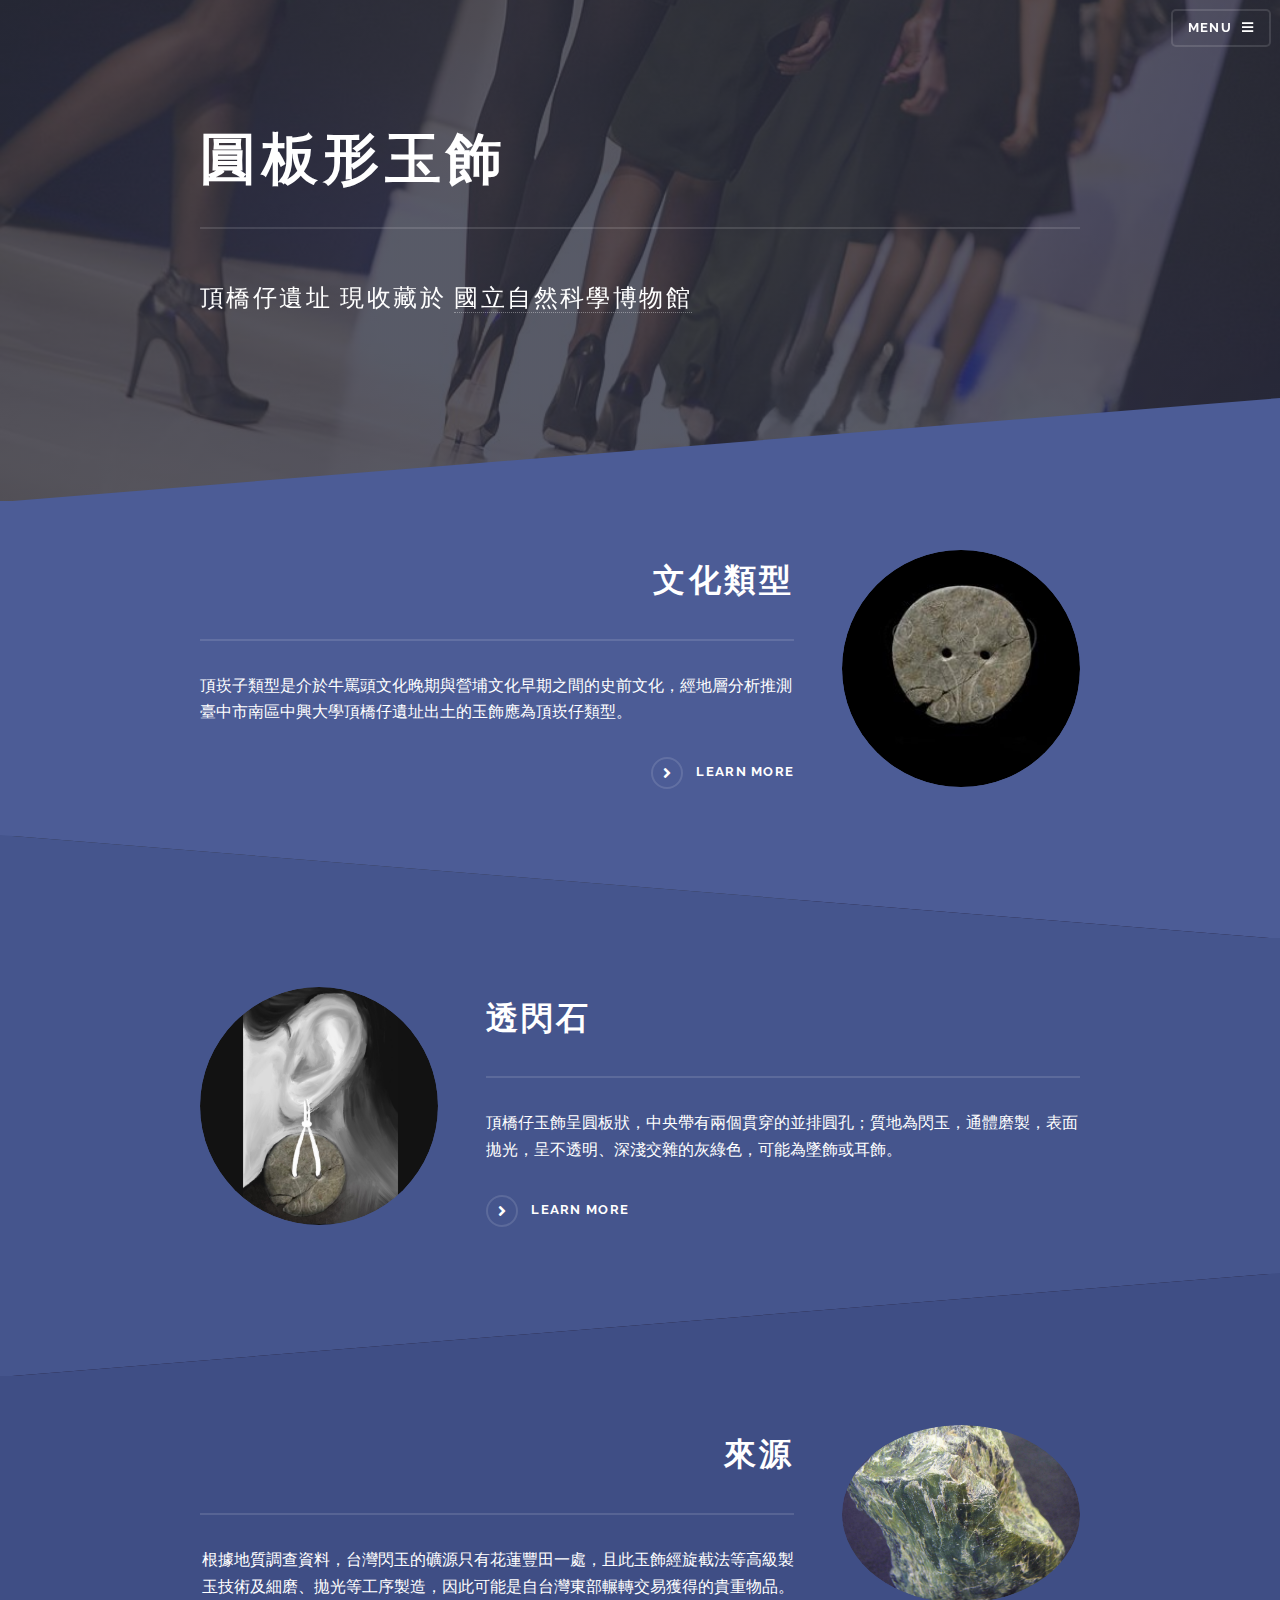
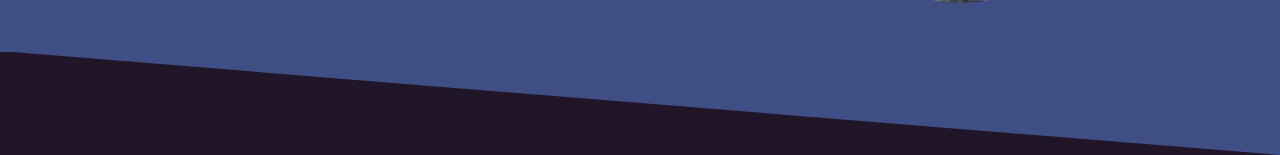
<file: div/子頁1/index.html>
<!DOCTYPE HTML>
<!--
	Solid State by HTML5 UP
	html5up.net | @ajlkn
	Free for personal and commercial use under the CCA 3.0 license (html5up.net/license)
-->
<html>
	<head>
		<title>頂橋仔遺址 圓板形玉飾</title>
		<meta charset="utf-8" />
		<meta name="viewport" content="width=device-width, initial-scale=1, user-scalable=no" />
		<link rel="stylesheet" href="assets/css/main.css" />
		<noscript><link rel="stylesheet" href="assets/css/noscript.css" /></noscript>
	</head>
	<body class="is-preload">

		<!-- Page Wrapper -->
			<div id="page-wrapper">

				<!-- Header -->
					<header id="header" class="alt">
						<h1><a href="C:/Users/user/Desktop/div/index.html">Solid State</a></h1>
						<nav>
							<a href="#menu">Menu</a>
						</nav>
					</header>

				<!-- Menu -->
					<nav id="menu">
						<div class="inner">
							<h2>Menu</h2>
							<ul class="links">
								<li><a href="../index.html">Home</a></li>
								<li><a href="index.html">圓板形玉飾</a></li>
								<li><a href="../子頁2/index.html">鏤空點翠鑲珠冰梅紋</a></li>
								<li><a href="../子頁3/index.html">草履蟲紋刺繡頭巾</a></li>
								<li><a href="../子頁4/index.html">波卡利刺繡頭巾</a></li>
								<li><a href="../子頁5/index.html">氅衣</a></li>
								<li><a href="../子頁6/index.html">十二章紋龍袍</a></li>
							</ul>
							<a href="#" class="close">Close</a>
						</div>
					</nav>

				<!-- Banner -->
					<section id="banner">
						<div class="inner">
							
							<h2>圓板形玉飾</h2>
							<p>頂橋仔遺址 現收藏於 <a href="http://digimuse.nmns.edu.tw/Demo_2011/showMetadata.aspx?ObjectId=0900000181f56a32&TypeKind=suMeta&Type=archeology&Part=2-2&Domain=ha&Field=a0&Language=CHI">國立自然科學博物館</a></p>
						</div>
					</section>

				<!-- Wrapper -->
					<section id="wrapper">

						<!-- One -->
							<section id="one" class="wrapper spotlight style1">
								<div class="inner">
									<a href="#" class="image"><img src="images/pic01.jpg" alt="" /></a>
									<div class="content">
										<h2 class="major">文化類型</h2>
										<p align=left>頂崁子類型是介於牛罵頭文化晚期與營埔文化早期之間的史前文化，經地層分析推測臺中市南區中興大學頂橋仔遺址出土的玉飾應為頂崁仔類型。</p>
										<a href="https://www.academia.edu/7369513/%E4%B8%AD%E9%83%A8%E5%9C%B0%E5%8D%80%E5%8F%B2%E5%89%8D%E6%96%87%E5%8C%96%E7%B0%A1%E4%BB%8B" class="special">Learn more</a>
									</div>
								</div>
							</section>

						<!-- Two -->
							<section id="two" class="wrapper alt spotlight style2">
								<div class="inner">
									<a href="#" class="image"><img src="images/pic02.jpg" alt="" /></a>
									<div class="content">
										<h2 class="major">透閃石</h2>
										<p>頂橋仔玉飾呈圓板狀，中央帶有兩個貫穿的並排圓孔；質地為閃玉，通體磨製，表面拋光，呈不透明、深淺交雜的灰綠色，可能為墜飾或耳飾。</p>
										<a href="https://web3.nmns.edu.tw/Exhibits/110/TaiwanNephrite/in3.html" class="special">Learn more</a>
									</div>
								</div>
							</section>

						<!-- Three -->
							<section id="three" class="wrapper spotlight style3">
								<div class="inner">
									<a href="#" class="image"><img src="images/pic03.jpg" alt="" /></a>
									<div class="content">
										<h2 class="major">來源</h2>
										<p>根據地質調查資料，台灣閃玉的礦源只有花蓮豐田一處，且此玉飾經旋截法等高級製玉技術及細磨、拋光等工序製造，因此可能是自台灣東部輾轉交易獲得的貴重物品。</p>
										
									</div>
								</div>
							</section>

						

					</section>
			</div>
				

		<!-- Scripts -->
			<script src="assets/js/jquery.min.js"></script>
			<script src="assets/js/jquery.scrollex.min.js"></script>
			<script src="assets/js/browser.min.js"></script>
			<script src="assets/js/breakpoints.min.js"></script>
			<script src="assets/js/util.js"></script>
			<script src="assets/js/main.js"></script>

	</body>
</html>
</file>
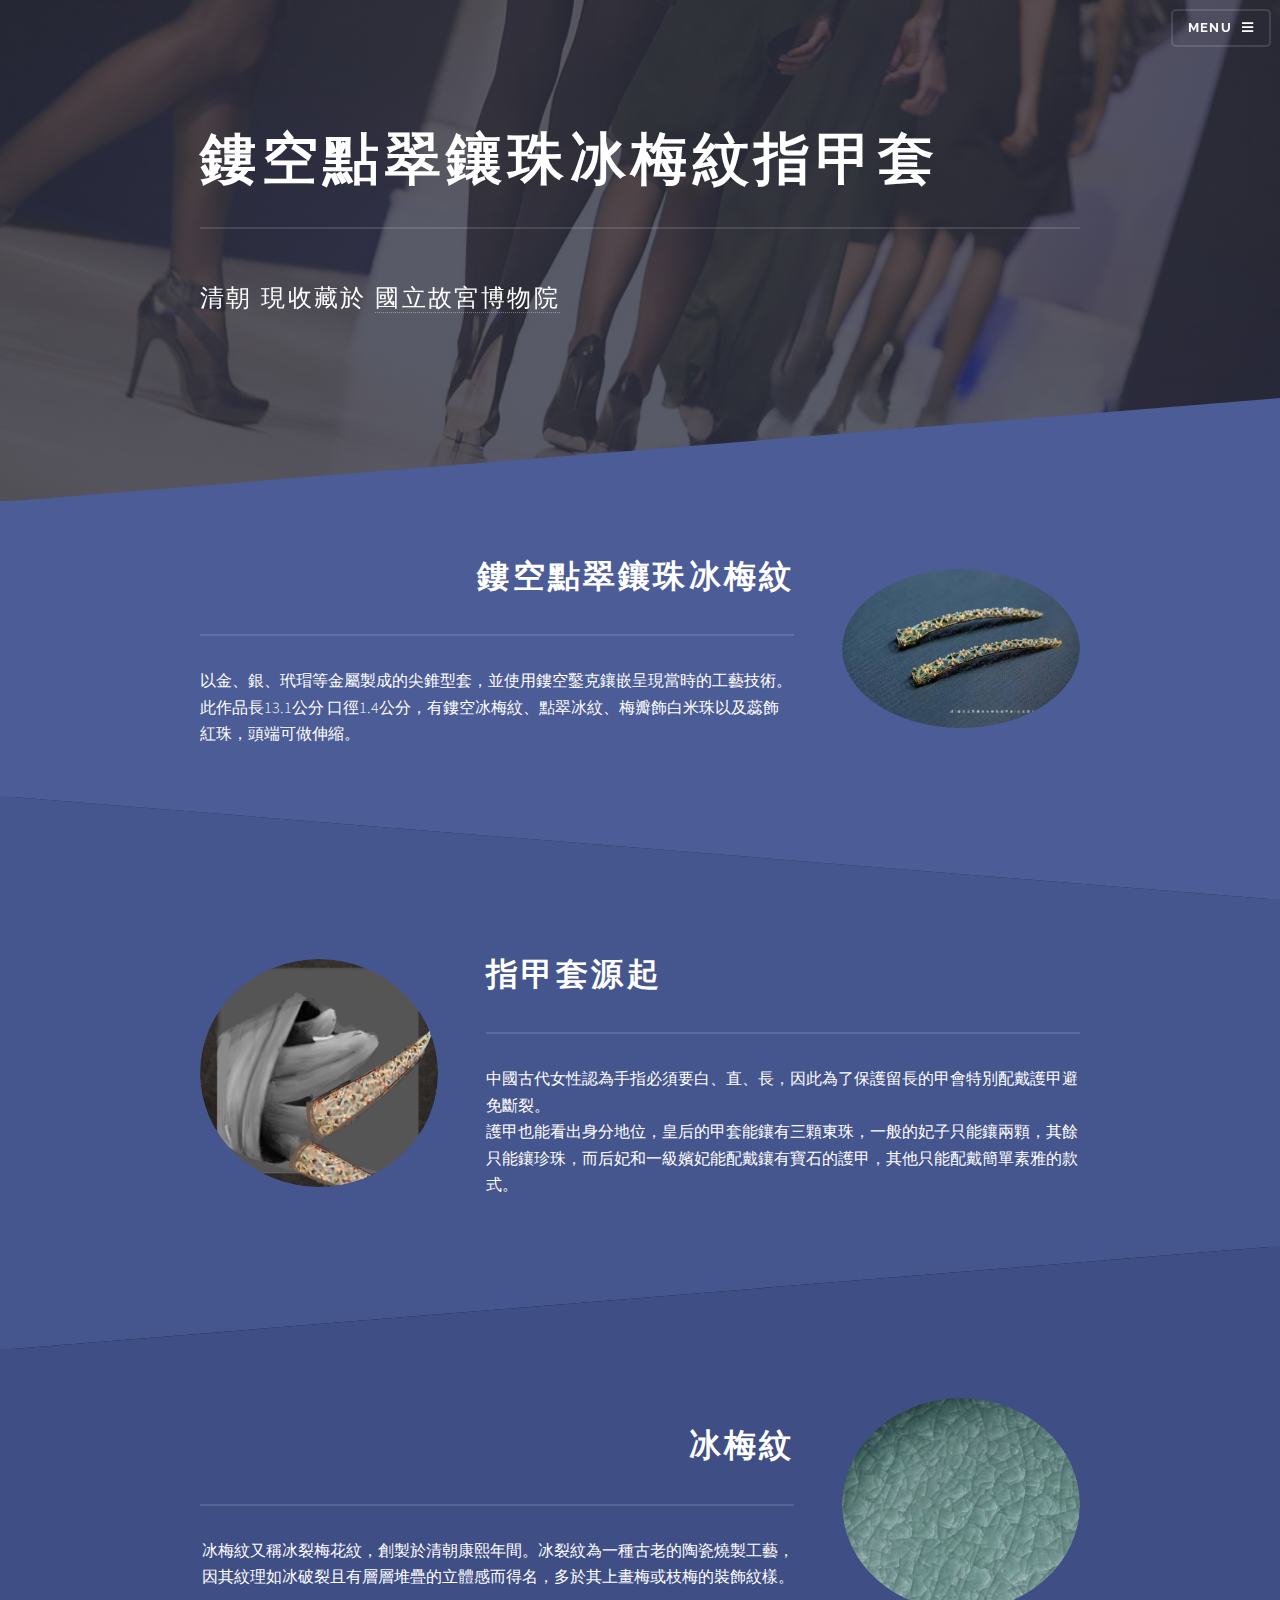
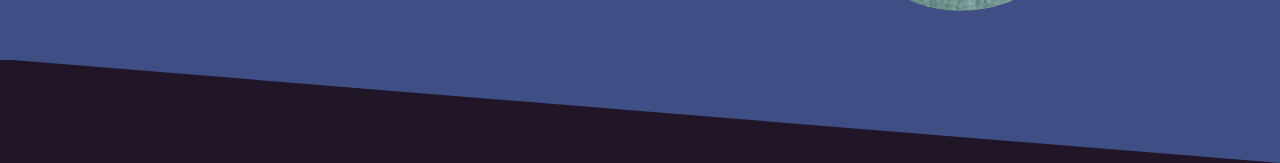
<file: div/子頁2/index.html>
<!DOCTYPE HTML>
<!--
	Solid State by HTML5 UP
	html5up.net | @ajlkn
	Free for personal and commercial use under the CCA 3.0 license (html5up.net/license)
-->
<html>
	<head>
		<title>國立故宮博物院 鏤空點翠鑲珠冰梅紋指套</title>
		<meta charset="utf-8" />
		<meta name="viewport" content="width=device-width, initial-scale=1, user-scalable=no" />
		<link rel="stylesheet" href="assets/css/main.css" />
		<noscript><link rel="stylesheet" href="assets/css/noscript.css" /></noscript>
	</head>
	<body class="is-preload">

		<!-- Page Wrapper -->
			<div id="page-wrapper">

				<!-- Header -->
					<header id="header" class="alt">
						<h1><a href="C:/Users/user/Desktop/div/index.html">Solid State</a></h1>
						<nav>
							<a href="#menu">Menu</a>
						</nav>
					</header>

				<!-- Menu -->
					<nav id="menu">
						<div class="inner">
							<h2>Menu</h2>
							<ul class="links">
								<li><a href="../index.html">Home</a></li>
								<li><a href="index.html">圓板形玉飾</a></li>
								<li><a href="../子頁2/index.html">鏤空點翠鑲珠冰梅紋</a></li>
								<li><a href="../子頁3/index.html">草履蟲紋刺繡頭巾</a></li>
								<li><a href="../子頁4/index.html">波卡利刺繡頭巾</a></li>
								<li><a href="../子頁5/index.html">氅衣</a></li>
								<li><a href="../子頁6/index.html">十二章紋龍袍</a></li>
							</ul>
							<a href="#" class="close">Close</a>
						</div>
					</nav>

				<!-- Banner -->
					<section id="banner">
						<div class="inner">
							<h2>鏤空點翠鑲珠冰梅紋指甲套</h2>
							<p>清朝 現收藏於 <a href="https://theme.npm.edu.tw/opendata/DigitImageSets.aspx?sNo=04012963">國立故宮博物院</a></p>
						</div>
					</section>

				<!-- Wrapper -->
					<section id="wrapper">

						<!-- One -->
							<section id="one" class="wrapper spotlight style1">
								<div class="inner">
									<a href="#" class="image"><img src="images/pic01.jpg" alt="" /></a>
									<div class="content">
										<h2 class="major">鏤空點翠鑲珠冰梅紋</h2>
										<p align=left>以金、銀、玳瑁等金屬製成的尖錐型套，並使用鏤空鑿克鑲嵌呈現當時的工藝技術。此作品長13.1公分 口徑1.4公分，有鏤空冰梅紋、點翠冰紋、梅瓣飾白米珠以及蕊飾紅珠，頭端可做伸縮。</p>
									</div>
								</div>
							</section>

						<!-- Two -->
							<section id="two" class="wrapper alt spotlight style2">
								<div class="inner">
									<a href="#" class="image"><img src="images/pic02.jpg" alt="" /></a>
									<div class="content">
										<h2 class="major">指甲套源起</h2>
										<p>中國古代女性認為手指必須要白、直、長，因此為了保護留長的甲會特別配戴護甲避免斷裂。<br>護甲也能看出身分地位，皇后的甲套能鑲有三顆東珠，一般的妃子只能鑲兩顆，其餘只能鑲珍珠，而后妃和一級嬪妃能配戴鑲有寶石的護甲，其他只能配戴簡單素雅的款式。</p>
									</div>
								</div>
							</section>

						<!-- Three -->
							<section id="three" class="wrapper spotlight style3">
								<div class="inner">
									<a href="#" class="image"><img src="images/pic03.jpg" alt="" /></a>
									<div class="content">
										<h2 class="major">冰梅紋</h2>
										<p>冰梅紋又稱冰裂梅花紋，創製於清朝康熙年間。冰裂紋為一種古老的陶瓷燒製工藝，因其紋理如冰破裂且有層層堆疊的立體感而得名，多於其上畫梅或枝梅的裝飾紋樣。</p>
									</div>
								</div>
							</section>

						

					</section>

				

			</div>

		<!-- Scripts -->
			<script src="assets/js/jquery.min.js"></script>
			<script src="assets/js/jquery.scrollex.min.js"></script>
			<script src="assets/js/browser.min.js"></script>
			<script src="assets/js/breakpoints.min.js"></script>
			<script src="assets/js/util.js"></script>
			<script src="assets/js/main.js"></script>

	</body>
</html>
</file>
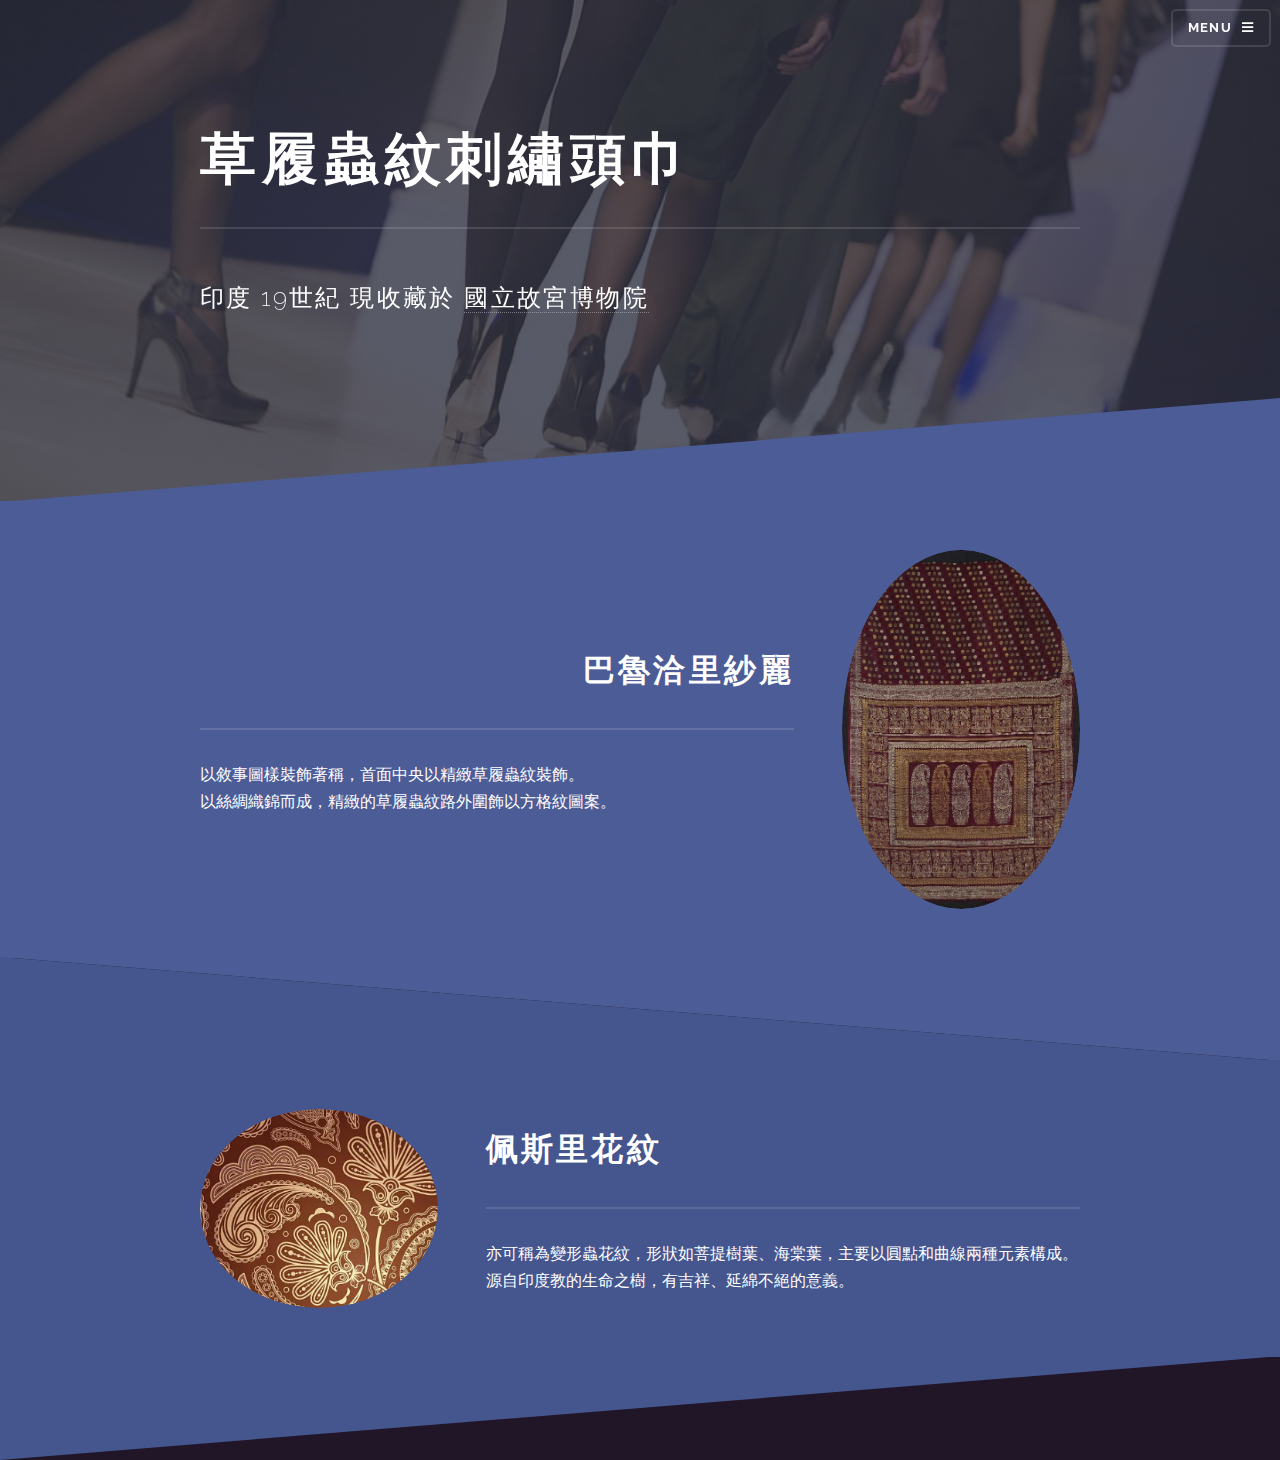
<file: div/子頁3/index.html>
<!DOCTYPE HTML>
<!--
	Solid State by HTML5 UP
	html5up.net | @ajlkn
	Free for personal and commercial use under the CCA 3.0 license (html5up.net/license)
-->
<html>
	<head>
		<title>國立故宮博物院 草履蟲紋刺繡頭巾</title>
		<meta charset="utf-8" />
		<meta name="viewport" content="width=device-width, initial-scale=1, user-scalable=no" />
		<link rel="stylesheet" href="assets/css/main.css" />
		<noscript><link rel="stylesheet" href="assets/css/noscript.css" /></noscript>
	</head>
	<body class="is-preload">

		<!-- Page Wrapper -->
			<div id="page-wrapper">

				<!-- Header -->
					<header id="header" class="alt">
						<h1><a href="C:/Users/user/Desktop/div/index.html">Solid State</a></h1>
						<nav>
							<a href="#menu">Menu</a>
						</nav>
					</header>

				<!-- Menu -->
					<nav id="menu">
						<div class="inner">
							<h2>Menu</h2>
							<ul class="links">
								<li><a href="../index.html">Home</a></li>
								<li><a href="index.html">圓板形玉飾</a></li>
								<li><a href="../子頁2/index.html">鏤空點翠鑲珠冰梅紋</a></li>
								<li><a href="../子頁3/index.html">草履蟲紋刺繡頭巾</a></li>
								<li><a href="../子頁4/index.html">波卡利刺繡頭巾</a></li>
								<li><a href="../子頁5/index.html">氅衣</a></li>
								<li><a href="../子頁6/index.html">十二章紋龍袍</a></li>
							</ul>
							<a href="#" class="close">Close</a>
						</div>
					</nav>

				<!-- Banner -->
					<section id="banner">
						<div class="inner">
							<!--<div class="logo"><span class="icon fa-gem"></span></div>-->
							<h2>草履蟲紋刺繡頭巾</h2>
							<p>印度 19世紀 現收藏於 <a href="https://south.npm.gov.tw/ExhibitionsDetailC003110.aspx?Cond=2ee7f094-e336-4c9f-996d-bdb6f01fdb9d&appname=Exhibition3112">國立故宮博物院</a></p>
						</div>
					</section>

				<!-- Wrapper -->
					<section id="wrapper">

						<!-- One -->
							<section id="one" class="wrapper spotlight style1">
								<div class="inner">
									<a href="#" class="image"><img src="images/pic01.jpg" alt="" /></a>
									<div class="content">
										<h2 class="major">巴魯洽里紗麗</h2>
										<p align=left>以敘事圖樣裝飾著稱，首面中央以精緻草履蟲紋裝飾。<br>以絲綢織錦而成，精緻的草履蟲紋路外圍飾以方格紋圖案。</p>
										<!--<a href="https://www.academia.edu/7369513/%E4%B8%AD%E9%83%A8%E5%9C%B0%E5%8D%80%E5%8F%B2%E5%89%8D%E6%96%87%E5%8C%96%E7%B0%A1%E4%BB%8B" class="special">Learn more</a>-->
									</div>
								</div>
							</section>

						<!-- Two -->
							<section id="two" class="wrapper alt spotlight style2">
								<div class="inner">
									<a href="#" class="image"><img src="images/pic02.jpg" alt="" /></a>
									<div class="content">
										<h2 class="major">佩斯里花紋</h2>
										<p>亦可稱為變形蟲花紋，形狀如菩提樹葉、海棠葉，主要以圓點和曲線兩種元素構成。<br>源自印度教的生命之樹，有吉祥、延綿不絕的意義。</p>
										<!--<a href="https://web3.nmns.edu.tw/Exhibits/110/TaiwanNephrite/in3.html" class="special">Learn more</a>-->
									</div>
								</div>
							</section>

						<!-- Three -->
							<!--<section id="three" class="wrapper spotlight style3">
								<div class="inner">
									<a href="#" class="image"><img src="images/pic03.jpg" alt="" /></a>
									<div class="content">
										<h2 class="major">來源</h2>
										<p>根據地質調查資料，台灣閃玉的礦源只有花蓮豐田一處，且此玉飾經旋截法等高級製玉技術及細磨、拋光等工序製造，因此可能是自台灣東部輾轉交易獲得的貴重物品。</p>
										<a href="#" class="special">Learn more</a>
									</div>
								</div>
							</section>-->

						<!-- Four -->
							<!--<section id="four" class="wrapper alt style1">
								<div class="inner">
									<h2 class="major">Vitae phasellus</h2>
									<p>Cras mattis ante fermentum, malesuada neque vitae, eleifend erat. Phasellus non pulvinar erat. Fusce tincidunt, nisl eget mattis egestas, purus ipsum consequat orci, sit amet lobortis lorem lacus in tellus. Sed ac elementum arcu. Quisque placerat auctor laoreet.</p>
									<section class="features">
										<article>
											<a href="#" class="image"><img src="images/pic04.jpg" alt="" /></a>
											<h3 class="major">Sed feugiat lorem</h3>
											<p>Lorem ipsum dolor sit amet, consectetur adipiscing vehicula id nulla dignissim dapibus ultrices.</p>
											<a href="#" class="special">Learn more</a>
										</article>
										<article>
											<a href="#" class="image"><img src="images/pic05.jpg" alt="" /></a>
											<h3 class="major">Nisl placerat</h3>
											<p>Lorem ipsum dolor sit amet, consectetur adipiscing vehicula id nulla dignissim dapibus ultrices.</p>
											<a href="#" class="special">Learn more</a>
										</article>
										<article>
											<a href="#" class="image"><img src="images/pic06.jpg" alt="" /></a>
											<h3 class="major">Ante fermentum</h3>
											<p>Lorem ipsum dolor sit amet, consectetur adipiscing vehicula id nulla dignissim dapibus ultrices.</p>
											<a href="#" class="special">Learn more</a>
										</article>
										<article>
											<a href="#" class="image"><img src="images/pic07.jpg" alt="" /></a>
											<h3 class="major">Fusce consequat</h3>
											<p>Lorem ipsum dolor sit amet, consectetur adipiscing vehicula id nulla dignissim dapibus ultrices.</p>
											<a href="#" class="special">Learn more</a>
										</article>
									</section>
									<ul class="actions">
										<li><a href="#" class="button">Browse All</a></li>
									</ul>
								</div>
							</section>-->

					</section>

				<!-- Footer -->
					<!--<section id="footer">
						<div class="inner">
							<h2 class="major">Get in touch</h2>
							<p>Cras mattis ante fermentum, malesuada neque vitae, eleifend erat. Phasellus non pulvinar erat. Fusce tincidunt, nisl eget mattis egestas, purus ipsum consequat orci, sit amet lobortis lorem lacus in tellus. Sed ac elementum arcu. Quisque placerat auctor laoreet.</p>
							<form method="post" action="#">
								<div class="fields">
									<div class="field">
										<label for="name">Name</label>
										<input type="text" name="name" id="name" />
									</div>
									<div class="field">
										<label for="email">Email</label>
										<input type="email" name="email" id="email" />
									</div>
									<div class="field">
										<label for="message">Message</label>
										<textarea name="message" id="message" rows="4"></textarea>
									</div>
								</div>
								<ul class="actions">
									<li><input type="submit" value="Send Message" /></li>
								</ul>
							</form>
							<ul class="contact">
								<li class="icon solid fa-home">
									Untitled Inc<br />
									1234 Somewhere Road Suite #2894<br />
									Nashville, TN 00000-0000
								</li>
								<li class="icon solid fa-phone">(000) 000-0000</li>
								<li class="icon solid fa-envelope"><a href="#">information@untitled.tld</a></li>
								<li class="icon brands fa-twitter"><a href="#">twitter.com/untitled-tld</a></li>
								<li class="icon brands fa-facebook-f"><a href="#">facebook.com/untitled-tld</a></li>
								<li class="icon brands fa-instagram"><a href="#">instagram.com/untitled-tld</a></li>
							</ul>
							<ul class="copyright">
								<li>&copy; Untitled Inc. All rights reserved.</li><li>Design: <a href="http://html5up.net">HTML5 UP</a></li>
							</ul>
						</div>
					</section>

			</div>-->

		<!-- Scripts -->
			<script src="assets/js/jquery.min.js"></script>
			<script src="assets/js/jquery.scrollex.min.js"></script>
			<script src="assets/js/browser.min.js"></script>
			<script src="assets/js/breakpoints.min.js"></script>
			<script src="assets/js/util.js"></script>
			<script src="assets/js/main.js"></script>

	</body>
</html>
</file>
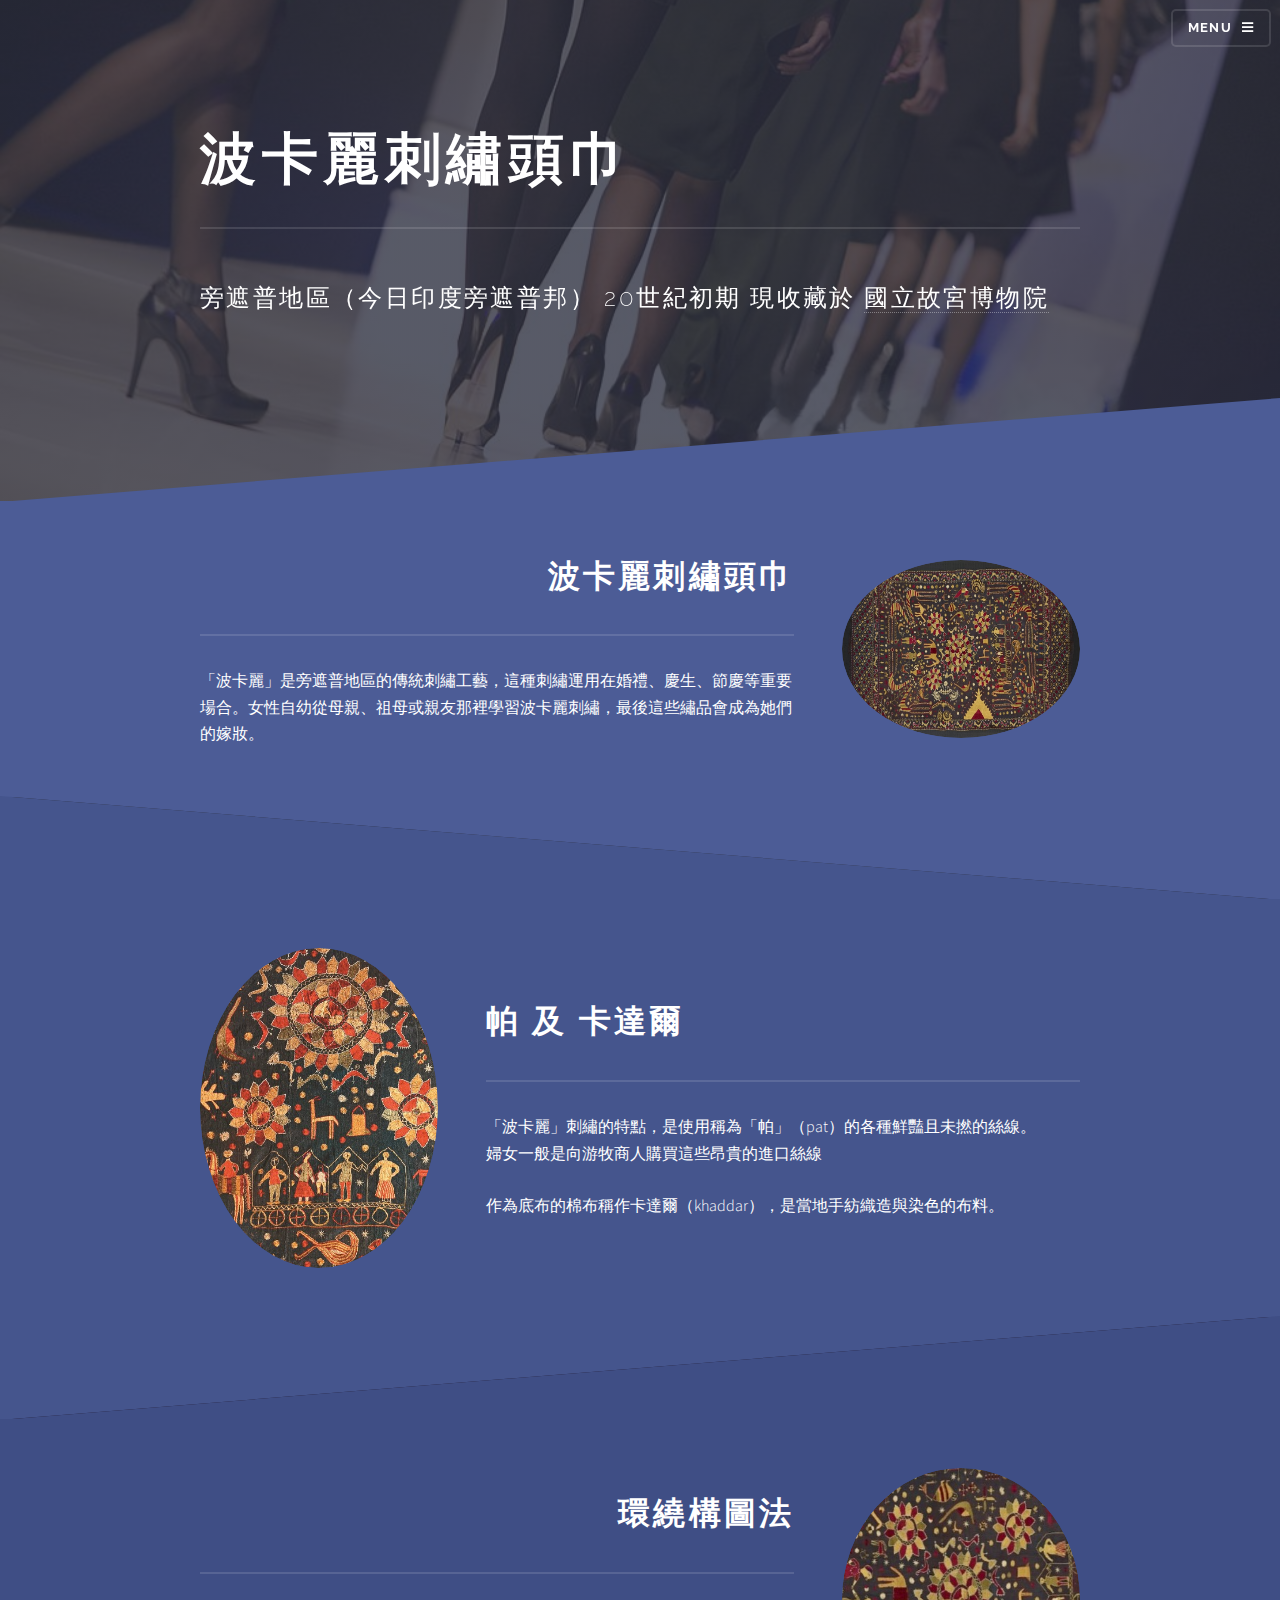
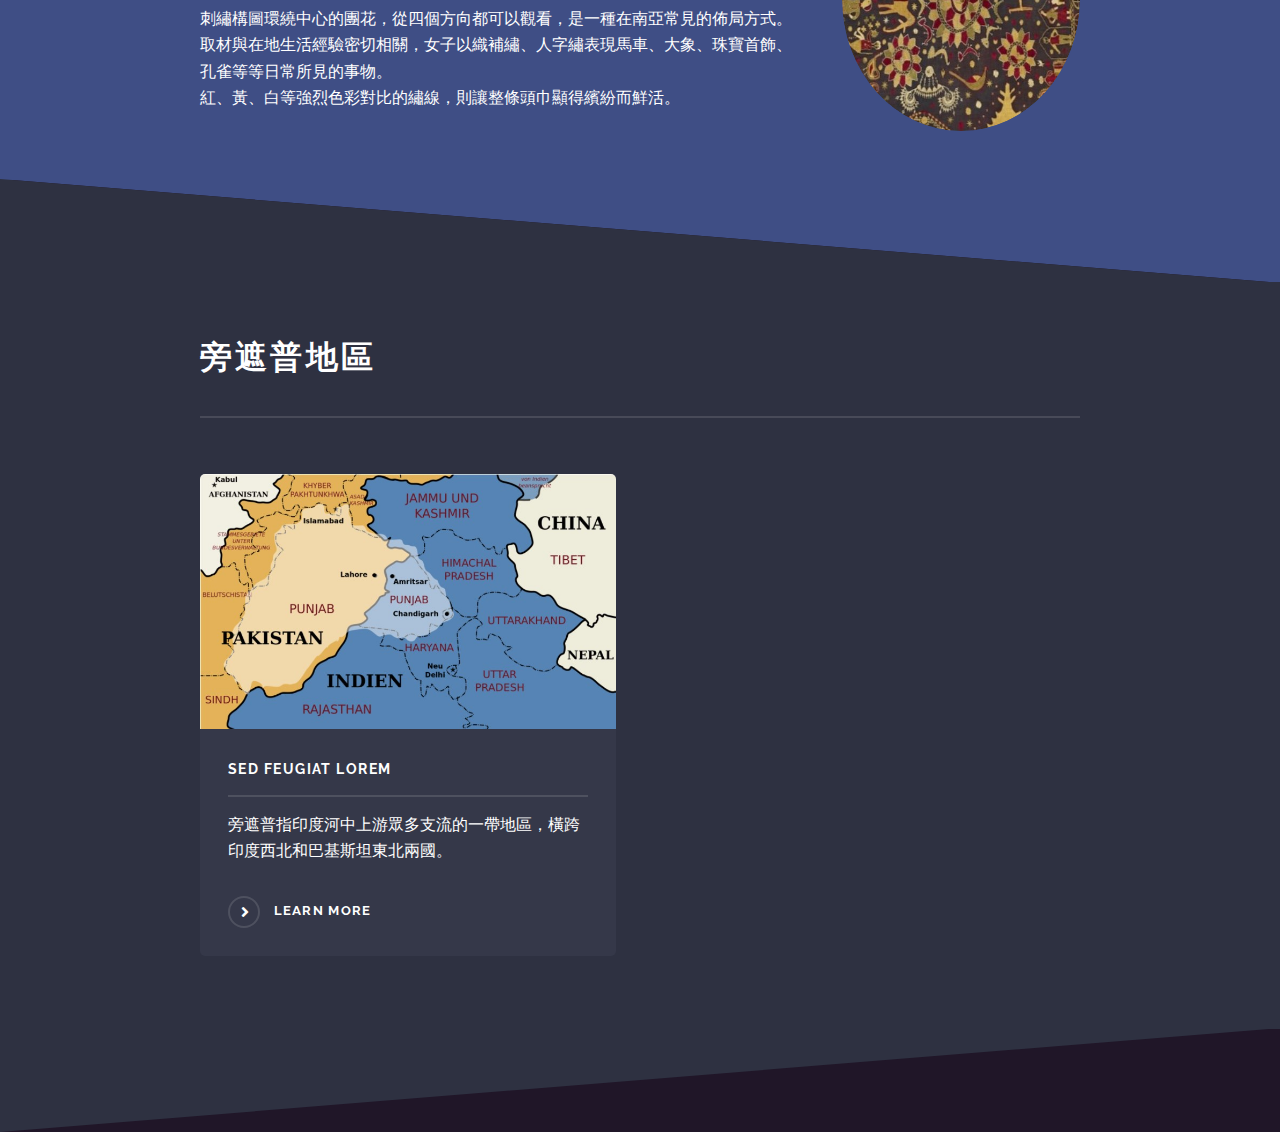
<file: div/子頁4/index.html>
<!DOCTYPE HTML>
<!--
	Solid State by HTML5 UP
	html5up.net | @ajlkn
	Free for personal and commercial use under the CCA 3.0 license (html5up.net/license)
-->
<html>
	<head>
		<title>國立故宮博物院 波卡麗刺繡頭巾</title>
		<meta charset="utf-8" />
		<meta name="viewport" content="width=device-width, initial-scale=1, user-scalable=no" />
		<link rel="stylesheet" href="assets/css/main.css" />
		<noscript><link rel="stylesheet" href="assets/css/noscript.css" /></noscript>
	</head>
	<body class="is-preload">

		<!-- Page Wrapper -->
			<div id="page-wrapper">

				<!-- Header -->
					<header id="header" class="alt">
						<h1><a href="C:/Users/user/Desktop/div/index.html">Solid State</a></h1>
						<nav>
							<a href="#menu">Menu</a>
						</nav>
					</header>

				<!-- Menu -->
					<nav id="menu">
						<div class="inner">
							<h2>Menu</h2>
							<ul class="links">
								<li><a href="../index.html">Home</a></li>
								<li><a href="index.html">圓板形玉飾</a></li>
								<li><a href="../子頁2/index.html">鏤空點翠鑲珠冰梅紋</a></li>
								<li><a href="../子頁3/index.html">草履蟲紋刺繡頭巾</a></li>
								<li><a href="../子頁4/index.html">波卡利刺繡頭巾</a></li>
								<li><a href="../子頁5/index.html">氅衣</a></li>
								<li><a href="../子頁6/index.html">十二章紋龍袍</a></li>
							</ul>
							<a href="#" class="close">Close</a>
						</div>
					</nav>

				<!-- Banner -->
					<section id="banner">
						<div class="inner">
							<!--<div class="logo"><span class="icon fa-gem"></span></div>-->
							<h2>波卡麗刺繡頭巾</h2>
							<p>旁遮普地區（今日印度旁遮普邦） 20世紀初期 現收藏於 <a href="https://south.npm.gov.tw/SelectionsDetailC004100.aspx?Cond=2863a2db-c775-4ff8-99db-119feb4e1bda">國立故宮博物院</a></p>
						</div>
					</section>

				<!-- Wrapper -->
					<section id="wrapper">

						<!-- One -->
							<section id="one" class="wrapper spotlight style1">
								<div class="inner">
									<a href="#" class="image"><img src="images/pic01.jpg" alt="" /></a>
									<div class="content">
										<h2 class="major">波卡麗刺繡頭巾</h2>
										<p align=left>「波卡麗」是旁遮普地區的傳統刺繡工藝，這種刺繡運用在婚禮、慶生、節慶等重要場合。女性自幼從母親、祖母或親友那裡學習波卡麗刺繡，最後這些繡品會成為她們的嫁妝。</p>
										<!--<a href="https://www.guwantj.com/photo/19714" class="special">Learn more</a>-->
									</div>
								</div>
							</section>

						<!-- Two -->
							<section id="two" class="wrapper alt spotlight style2">
								<div class="inner">
									<a href="#" class="image"><img src="images/pic02.jpg" alt="" /></a>
									<div class="content">
										<h2 class="major">帕 及 卡達爾</h2>
										<p>「波卡麗」刺繡的特點，是使用稱為「帕」（pat）的各種鮮豔且未撚的絲線。<br>婦女一般是向游牧商人購買這些昂貴的進口絲線<br><br>作為底布的棉布稱作卡達爾（khaddar），是當地手紡織造與染色的布料。</p>
										<!--<a href="https://web3.nmns.edu.tw/Exhibits/110/TaiwanNephrite/in3.html" class="special">Learn more</a>-->
									</div>
								</div>
							</section>

						<!-- Three -->
							<section id="three" class="wrapper spotlight style3">
								<div class="inner">
									<a href="#" class="image"><img src="images/pic03.jpg" alt="" /></a>
									<div class="content">
										<h2 class="major">環繞構圖法</h2>
										<p align=left>刺繡構圖環繞中心的團花，從四個方向都可以觀看，是一種在南亞常見的佈局方式。<br>取材與在地生活經驗密切相關，女子以織補繡、人字繡表現馬車、大象、珠寶首飾、孔雀等等日常所見的事物。<br>紅、黃、白等強烈色彩對比的繡線，則讓整條頭巾顯得繽紛而鮮活。</p>
										<!--<a href="#" class="special">Learn more</a>-->
									</div>
								</div>
							</section>

						<!-- Four -->
							<section id="four" class="wrapper alt style1">
								<div class="inner">
									<h2 class="major">旁遮普地區</h2>
									<section class="features">
										<article>
											<a href="#" class="image"><img src="images/pic04.jpg" alt="" /></a>
											<h3 class="major">Sed feugiat lorem</h3>
											<p>旁遮普指印度河中上游眾多支流的一帶地區，橫跨印度西北和巴基斯坦東北兩國。</p>
											<a href="https://zh.wikipedia.org/wiki/%E6%97%81%E9%81%AE%E6%99%AE%E5%9C%B0%E5%8C%BA" class="special">Learn more</a>
										</article>
										<!--<article>
											<a href="#" class="image"><img src="images/pic05.jpg" alt="" /></a>
											<h3 class="major">Nisl placerat</h3>
											<p>Lorem ipsum dolor sit amet, consectetur adipiscing vehicula id nulla dignissim dapibus ultrices.</p>
											<a href="#" class="special">Learn more</a>
										</article>
										<article>
											<a href="#" class="image"><img src="images/pic06.jpg" alt="" /></a>
											<h3 class="major">Ante fermentum</h3>
											<p>Lorem ipsum dolor sit amet, consectetur adipiscing vehicula id nulla dignissim dapibus ultrices.</p>
											<a href="#" class="special">Learn more</a>
										</article>
										<article>
											<a href="#" class="image"><img src="images/pic07.jpg" alt="" /></a>
											<h3 class="major">Fusce consequat</h3>
											<p>Lorem ipsum dolor sit amet, consectetur adipiscing vehicula id nulla dignissim dapibus ultrices.</p>
											<a href="#" class="special">Learn more</a>
										</article>-->
									</section>
									<!--<ul class="actions">
										<li><a href="#" class="button">Browse All</a></li>
									</ul>
								</div>-->
							</section>

					</section>

				<!-- Footer -->
					<!--<section id="footer">
						<div class="inner">
							<h2 class="major">Get in touch</h2>
							<p>Cras mattis ante fermentum, malesuada neque vitae, eleifend erat. Phasellus non pulvinar erat. Fusce tincidunt, nisl eget mattis egestas, purus ipsum consequat orci, sit amet lobortis lorem lacus in tellus. Sed ac elementum arcu. Quisque placerat auctor laoreet.</p>
							<form method="post" action="#">
								<div class="fields">
									<div class="field">
										<label for="name">Name</label>
										<input type="text" name="name" id="name" />
									</div>
									<div class="field">
										<label for="email">Email</label>
										<input type="email" name="email" id="email" />
									</div>
									<div class="field">
										<label for="message">Message</label>
										<textarea name="message" id="message" rows="4"></textarea>
									</div>
								</div>
								<ul class="actions">
									<li><input type="submit" value="Send Message" /></li>
								</ul>
							</form>
							<ul class="contact">
								<li class="icon solid fa-home">
									Untitled Inc<br />
									1234 Somewhere Road Suite #2894<br />
									Nashville, TN 00000-0000
								</li>
								<li class="icon solid fa-phone">(000) 000-0000</li>
								<li class="icon solid fa-envelope"><a href="#">information@untitled.tld</a></li>
								<li class="icon brands fa-twitter"><a href="#">twitter.com/untitled-tld</a></li>
								<li class="icon brands fa-facebook-f"><a href="#">facebook.com/untitled-tld</a></li>
								<li class="icon brands fa-instagram"><a href="#">instagram.com/untitled-tld</a></li>
							</ul>
							<ul class="copyright">
								<li>&copy; Untitled Inc. All rights reserved.</li><li>Design: <a href="http://html5up.net">HTML5 UP</a></li>
							</ul>
						</div>
					</section>

			</div>-->

		<!-- Scripts -->
			<script src="assets/js/jquery.min.js"></script>
			<script src="assets/js/jquery.scrollex.min.js"></script>
			<script src="assets/js/browser.min.js"></script>
			<script src="assets/js/breakpoints.min.js"></script>
			<script src="assets/js/util.js"></script>
			<script src="assets/js/main.js"></script>

	</body>
</html>
</file>
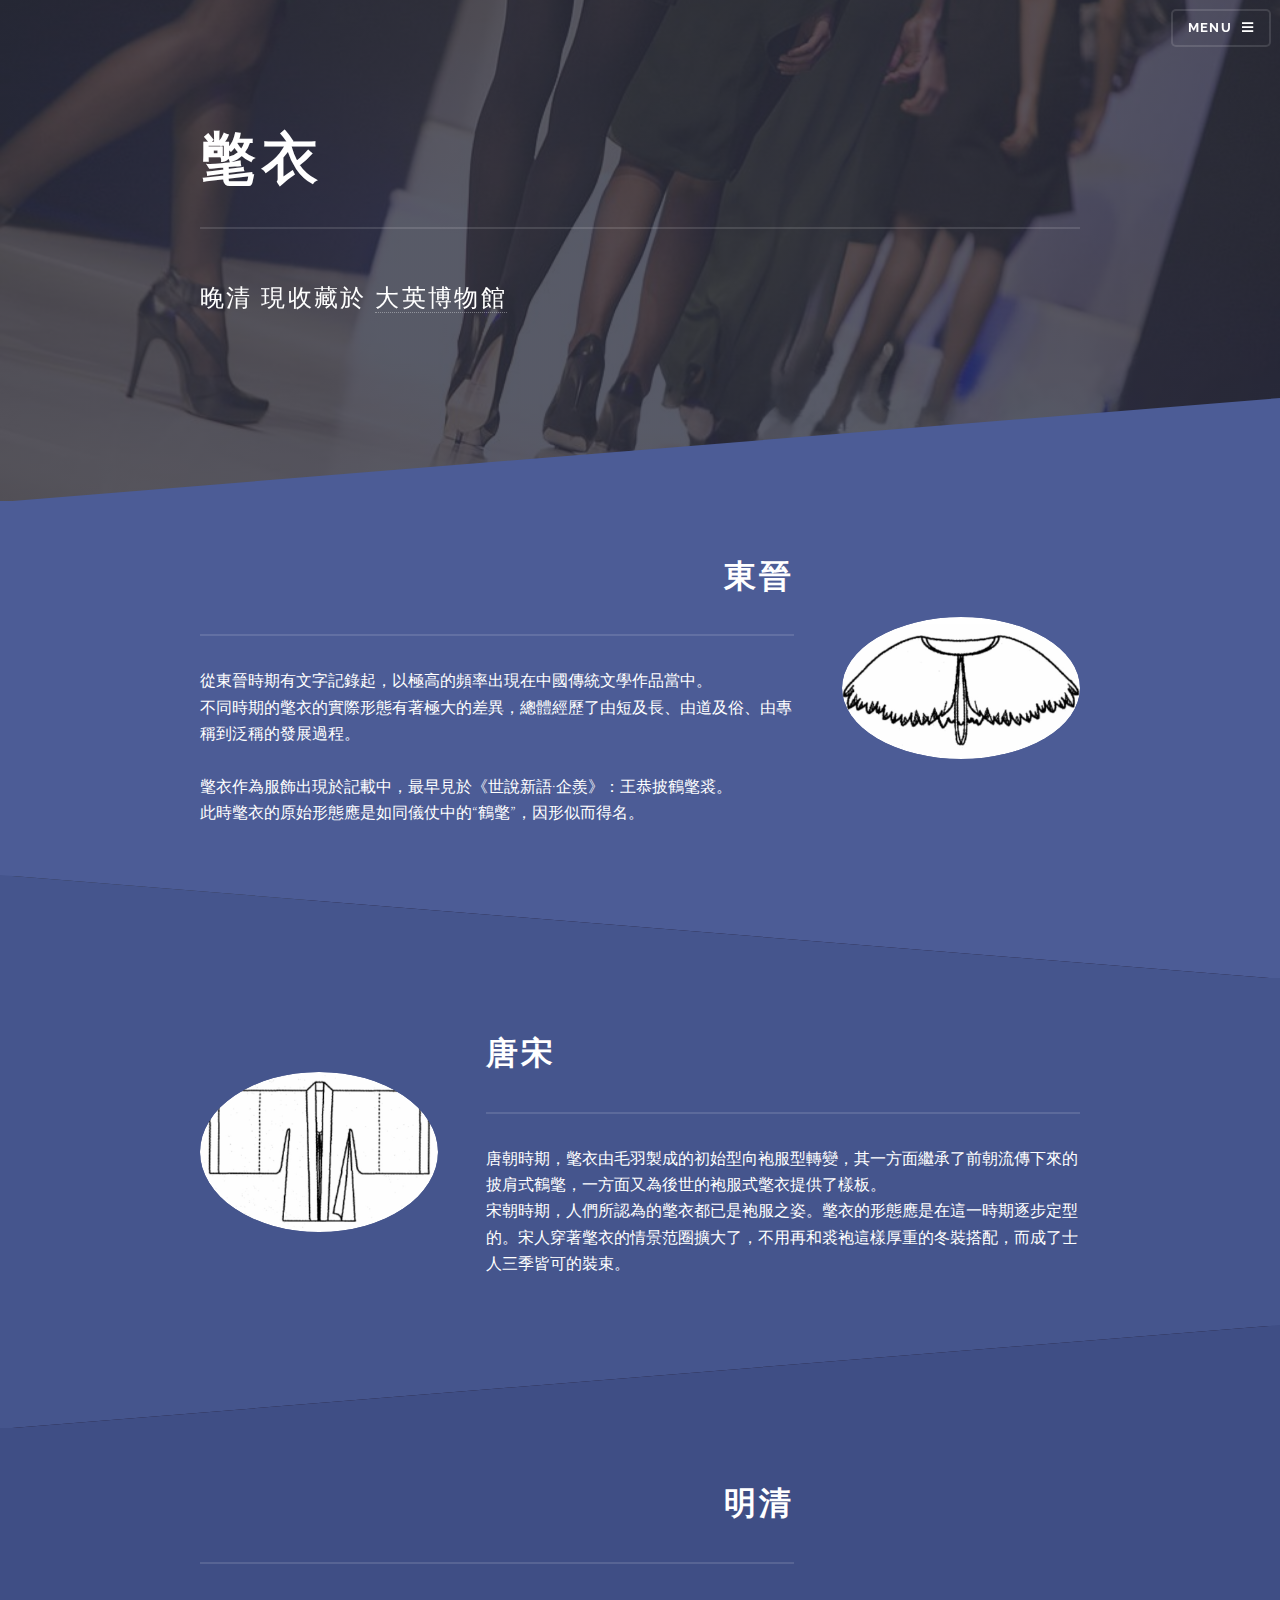
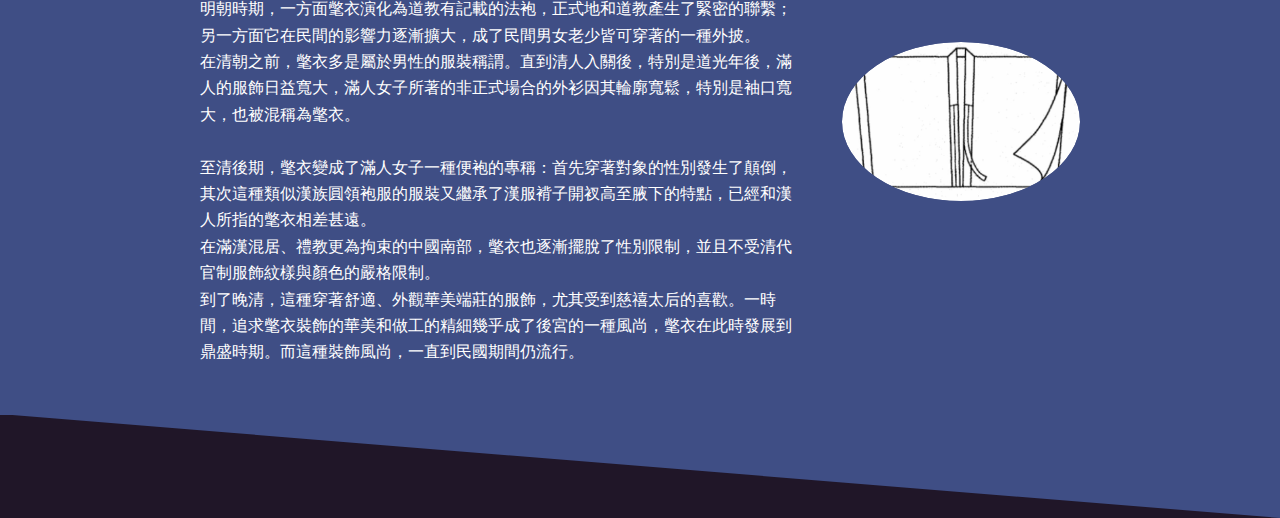
<file: div/子頁5/index.html>
<!DOCTYPE HTML>
<!--
	Solid State by HTML5 UP
	html5up.net | @ajlkn
	Free for personal and commercial use under the CCA 3.0 license (html5up.net/license)
-->
<html>
	<head>
		<title>大英博物館 氅衣</title>
		<meta charset="utf-8" />
		<meta name="viewport" content="width=device-width, initial-scale=1, user-scalable=no" />
		<link rel="stylesheet" href="assets/css/main.css" />
		<noscript><link rel="stylesheet" href="assets/css/noscript.css" /></noscript>
	</head>
	<body class="is-preload">

		<!-- Page Wrapper -->
			<div id="page-wrapper">

				<!-- Header -->
					<header id="header" class="alt">
						<h1><a href="C:/Users/user/Desktop/div/index.html">Solid State</a></h1>
						<nav>
							<a href="#menu">Menu</a>
						</nav>
					</header>

				<!-- Menu -->
					<nav id="menu">
						<div class="inner">
							<h2>Menu</h2>
							<ul class="links">
								<li><a href="../index.html">Home</a></li>
								<li><a href="index.html">圓板形玉飾</a></li>
								<li><a href="../子頁2/index.html">鏤空點翠鑲珠冰梅紋</a></li>
								<li><a href="../子頁3/index.html">草履蟲紋刺繡頭巾</a></li>
								<li><a href="../子頁4/index.html">波卡利刺繡頭巾</a></li>
								<li><a href="../子頁5/index.html">氅衣</a></li>
								<li><a href="../子頁6/index.html">十二章紋龍袍</a></li>
							</ul>
							<a href="#" class="close">Close</a>
						</div>
					</nav>

				<!-- Banner -->
					<section id="banner">
						<div class="inner">
							<h2>氅衣</h2>
							<p>晚清 現收藏於 <a href="https://www.sohu.com/a/685743537_577713">大英博物館</a></p>
						</div>
					</section>

				<!-- Wrapper -->
					<section id="wrapper">

						<!-- One -->
							<section id="one" class="wrapper spotlight style1">
								<div class="inner">
									<a href="#" class="image"><img src="images/pic01.jpg" alt="" /></a>
									<div class="content">
										<h2 class="major">東晉</h2>
										<p align=left>從東晉時期有文字記錄起，以極高的頻率出現在中國傳統文學作品當中。<br>不同時期的氅衣的實際形態有著極大的差異，總體經歷了由短及長、由道及俗、由專稱到泛稱的發展過程。
											<br><br>氅衣作為服飾出現於記載中，最早見於《世說新語·企羨》：王恭披鶴氅裘。<br>此時氅衣的原始形態應是如同儀仗中的“鶴氅”，因形似而得名。</p>
									</div>
								</div>
							</section>

						<!-- Two -->
							<section id="two" class="wrapper alt spotlight style2">
								<div class="inner">
									<a href="#" class="image"><img src="images/pic02.jpg" alt="" /></a>
									<div class="content">
										<h2 class="major">唐宋</h2>
										<p>唐朝時期，氅衣由毛羽製成的初始型向袍服型轉變，其一方面繼承了前朝流傳下來的披肩式鶴氅，一方面又為後世的袍服式氅衣提供了樣板。<br>宋朝時期，人們所認為的氅衣都已是袍服之姿。氅衣的形態應是在這一時期逐步定型的。宋人穿著氅衣的情景范圈擴大了，不用再和裘袍這樣厚重的冬裝搭配，而成了士人三季皆可的裝束。</p>
									</div>
								</div>
							</section>

						<!-- Three -->
							<section id="three" class="wrapper spotlight style3">
								<div class="inner">
									<a href="#" class="image"><img src="images/pic03.jpg" alt="" /></a>
									<div class="content">
										<h2 class="major">明清</h2>
										<p align=left>明朝時期，一方面氅衣演化為道教有記載的法袍，正式地和道教產生了緊密的聯繫；另一方面它在民間的影響力逐漸擴大，成了民間男女老少皆可穿著的一種外披。<br>在清朝之前，氅衣多是屬於男性的服裝稱謂。直到清人入關後，特別是道光年後，滿人的服飾日益寬大，滿人女子所著的非正式場合的外衫因其輪廓寬鬆，特別是袖口寬大，也被混稱為氅衣。<br><br>至清後期，氅衣變成了滿人女子一種便袍的專稱：首先穿著對象的性別發生了顛倒，其次這種類似漢族圓領袍服的服裝又繼承了漢服褙子開衩高至腋下的特點，已經和漢人所指的氅衣相差甚遠。<br>在滿漢混居、禮教更為拘束的中國南部，氅衣也逐漸擺脫了性別限制，並且不受清代官制服飾紋樣與顏色的嚴格限制。<br>到了晚清，這種穿著舒適、外觀華美端莊的服飾，尤其受到慈禧太后的喜歡。一時間，追求氅衣裝飾的華美和做工的精細幾乎成了後宮的一種風尚，氅衣在此時發展到鼎盛時期。而這種裝飾風尚，一直到民國期間仍流行。</p>
									</div>
								</div>
							</section>

						

					</section>

				

			</div>

		<!-- Scripts -->
			<script src="assets/js/jquery.min.js"></script>
			<script src="assets/js/jquery.scrollex.min.js"></script>
			<script src="assets/js/browser.min.js"></script>
			<script src="assets/js/breakpoints.min.js"></script>
			<script src="assets/js/util.js"></script>
			<script src="assets/js/main.js"></script>

	</body>
</html>
</file>
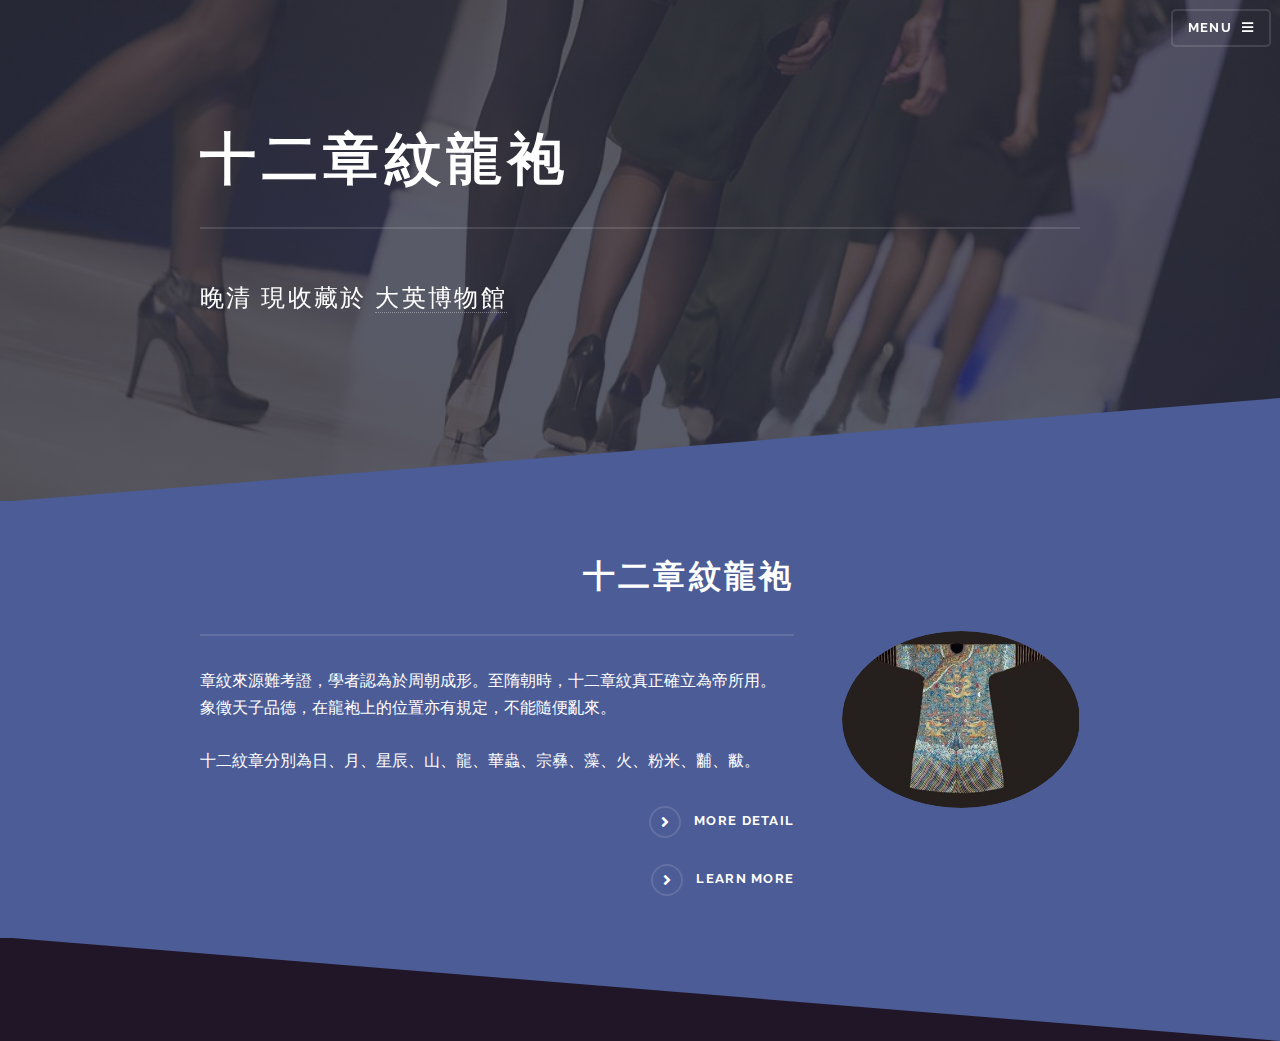
<file: div/子頁6/index.html>
<!DOCTYPE HTML>
<!--
	Solid State by HTML5 UP
	html5up.net | @ajlkn
	Free for personal and commercial use under the CCA 3.0 license (html5up.net/license)
-->
<html>
	<head>
		<title>大英博物館 十二章紋龍袍</title>
		<meta charset="utf-8" />
		<meta name="viewport" content="width=device-width, initial-scale=1, user-scalable=no" />
		<link rel="stylesheet" href="assets/css/main.css" />
		<noscript><link rel="stylesheet" href="assets/css/noscript.css" /></noscript>
	</head>
	<body class="is-preload">

		<!-- Page Wrapper -->
			<div id="page-wrapper">

				<!-- Header -->
					<header id="header" class="alt">
						<h1><a href="C:/Users/user/Desktop/div/index.html">Solid State</a></h1>
						<nav>
							<a href="#menu">Menu</a>
						</nav>
					</header>

				<!-- Menu -->
					<nav id="menu">
						<div class="inner">
							<h2>Menu</h2>
							<ul class="links">
								<li><a href="../index.html">Home</a></li>
								<li><a href="index.html">圓板形玉飾</a></li>
								<li><a href="../子頁2/index.html">鏤空點翠鑲珠冰梅紋</a></li>
								<li><a href="../子頁3/index.html">草履蟲紋刺繡頭巾</a></li>
								<li><a href="../子頁4/index.html">波卡利刺繡頭巾</a></li>
								<li><a href="../子頁5/index.html">氅衣</a></li>
								<li><a href="../子頁6/index.html">十二章紋龍袍</a></li>
							</ul>
							<a href="#" class="close">Close</a>
						</div>
					</nav>

				<!-- Banner -->
					<section id="banner">
						<div class="inner">
							<h2>十二章紋龍袍</h2>
							<p>晚清 現收藏於 <a href="https://www.sohu.com/a/685743537_577713">大英博物館</a></p>
						</div>
					</section>

				<!-- Wrapper -->
					<section id="wrapper">

						<!-- One -->
							<section id="one" class="wrapper spotlight style1">
								<div class="inner">
									<a href="#" class="image"><img src="images/pic01.jpg" alt="" /></a>
									<div class="content">
										<h2 class="major">十二章紋龍袍</h2>
										<p align=left>章紋來源難考證，學者認為於周朝成形。至隋朝時，十二章紋真正確立為帝所用。<br>象徵天子品德，在龍袍上的位置亦有規定，不能隨便亂來。<br><br>十二紋章分別為日、月、星辰、山、龍、華蟲、宗彝、藻、火、粉米、黼、黻。</p>
										<a href="file:///C:/Users/user/Desktop/div/%E5%AD%90%E9%A0%816/%E5%AD%90%E9%A0%816-1/index.html" class="special">more detail</a>
										<a href="https://hk.thevalue.com/articles/bonhams-blue-and-white-iron-red-enamel-dragon-dish" class="special">Learn more</a>
									</div>
								</div>
							</section>

						
						

					</section>

				

			</div>

		<!-- Scripts -->
			<script src="assets/js/jquery.min.js"></script>
			<script src="assets/js/jquery.scrollex.min.js"></script>
			<script src="assets/js/browser.min.js"></script>
			<script src="assets/js/breakpoints.min.js"></script>
			<script src="assets/js/util.js"></script>
			<script src="assets/js/main.js"></script>

	</body>
</html>
</file>
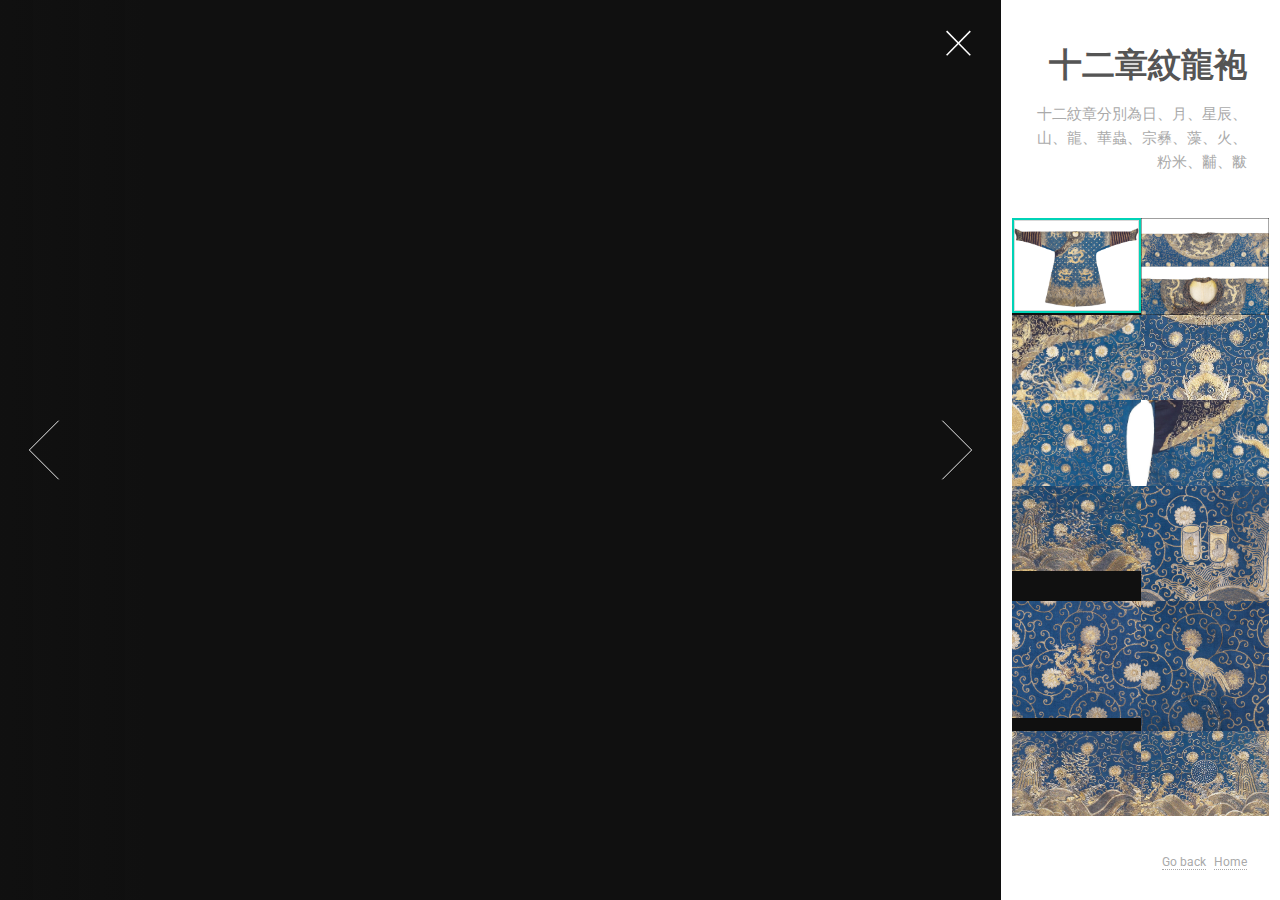
<file: div/子頁6/子頁6-1/index.html>
<!DOCTYPE HTML>
<!--
	Lens by HTML5 UP
	html5up.net | @ajlkn
	Free for personal and commercial use under the CCA 3.0 license (html5up.net/license)
-->
<html>
	<head>
		<title>十二紋章細節</title>
		<meta charset="utf-8" />
		<meta name="viewport" content="width=device-width, initial-scale=1, user-scalable=no" />
		<link rel="stylesheet" href="assets/css/main.css" />
		<noscript><link rel="stylesheet" href="assets/css/noscript.css" /></noscript>
	</head>
	<body class="is-preload-0 is-preload-1 is-preload-2">

		<!-- Main -->
			<div id="main">

				<!-- Header -->
					<header id="header">
						<h1>十二章紋龍袍</h1>
						<p>十二紋章分別為日、月、星辰、山、龍、華蟲、宗彝、藻、火、粉米、黼、黻</p>
						
					</header>

				<!-- Thumbnail -->
					<section id="thumbnails">
						<article>
							<a class="thumbnail" href="images/fulls/01.jpg" data-position="left center"><img src="images/thumbs/01.jpg" alt="" /></a>
							<h2>十二章紋龍袍</h2>
							<p>十二章紋象徵天子品德，在龍袍上的位置亦有規定</p>
						</article>
						<article>
							<a class="thumbnail" href="images/fulls/02.jpg"><img src="images/thumbs/02.jpg" alt="" /></a>
							<h2>日月</h2>
							<p>日月在肩膀上，難以窺其貌。傳統上，日、月分別有神話生物在上頭。<br>太陽是侍奉西王母的「三足鳥」，月亮則指玉兔</p>
						</article>
						<article>
							<a class="thumbnail" href="images/fulls/03.jpg" data-position="top center"><img src="images/thumbs/03.jpg" alt="" /></a>
							<h2>星辰</h2>
							<p>位於龍袍頸部位置(背面)，與日、月同在龍袍上方。<br>有高高在上，光照天下的涵義</p>
						</article>
						<article>
							<a class="thumbnail" href="images/fulls/04.jpg"><img src="images/thumbs/04.jpg" alt="" /></a>
							<h2>群山</h2>
							<p>位於龍袍頸部位置(背面)。山者，佈散雲雨。<br>象徵聖王澤霑下人，也有穩重之意</p>
						</article>
						<article>
							<a class="thumbnail" href="images/fulls/05.jpg" data-position="top center"><img src="images/thumbs/05.jpg" alt="" /></a>
							<h2>黼</h2>
							<p>位於龍袍正面龍的左側。形似斧，刃白而身黑。<br>這樣的利器能斷割，象徵天子遇事時能夠決斷</p>
						</article>
						<article>
							<a class="thumbnail" href="images/fulls/06.jpg"><img src="images/thumbs/06.jpg" alt="" /></a>
							<h2>黻</h2>
							<p>位於龍袍正面龍的右側。刺繡花紋，形狀是黑青相間之弓。<br>兩個弓形相背相靠，象徵君臣間能相助相濟</p>
						</article>
						<article>
							<a class="thumbnail" href="images/fulls/07.jpg"><img src="images/thumbs/07.jpg" alt="" /></a>
							<h2>藻</h2>
							<p>位於龍袍下擺處。藻即水藻，隨水而擺。<br>象徵天子隨代而應，也有潔淨之意</p>
						</article>
						<article>
							<a class="thumbnail" href="images/fulls/08.jpg"><img src="images/thumbs/08.jpg" alt="" /></a>
							<h2>宗彝</h2>
							<p>位於龍袍下擺處。宗彝是宗廟祭祀用的酒器。<br>裡面的動物是長尾猴，性至孝，意指皇上要有孝義</p>
						</article>
						<article>
							<a class="thumbnail" href="images/fulls/09.jpg"><img src="images/thumbs/09.jpg" alt="" /></a>
							<h2>龍</h2>
							<p>位於龍袍背面。<br>這裡的龍不取威武的意思，取變化無方之意，象徵皇帝應機佈教</p>
						</article>
						<article>
							<a class="thumbnail" href="images/fulls/10.jpg"><img src="images/thumbs/10.jpg" alt="" /></a>
							<h2>華蟲</h2>
							<p>位於龍袍背面。一般認為是雉，亦即野雞。<br>羽毛五彩，象徵皇上有文采</p>
						</article>
						<article>
							<a class="thumbnail" href="images/fulls/11.jpg"><img src="images/thumbs/11.jpg" alt="" /></a>
							<h2>火</h2>
							<p>位於龍袍下擺(背面)<br>火陶冶熟飪，象徵皇上至德日新</p>
						</article>
						<article>
							<a class="thumbnail" href="images/fulls/12.jpg"><img src="images/thumbs/12.jpg" alt="" /></a>
							<h2>粉米</h2>
							<p>位於龍袍下擺(背面)。<br>粉米是百姓的食糧，意思是天子為天下萬物所仰賴之</p>
						</article>
					</section>

				<!-- Footer -->
					<footer id="footer">
						<ul class="copyright">
							<li><a href="../index.html">Go back</a></li>
							<li><a href="../../../div/index.html">Home</a></li>
						</ul>
					</footer>

			</div>

		<!-- Scripts -->
			<script src="assets/js/jquery.min.js"></script>
			<script src="assets/js/browser.min.js"></script>
			<script src="assets/js/breakpoints.min.js"></script>
			<script src="assets/js/main.js"></script>

	</body>
</html>
</file>
<file: div/子頁1/assets/css/noscript.css>
/*
	Solid State by HTML5 UP
	html5up.net | @ajlkn
	Free for personal and commercial use under the CCA 3.0 license (html5up.net/license)
*/

/* Banner */

	body.is-preload #banner .logo {
		-moz-transform: none;
		-webkit-transform: none;
		-ms-transform: none;
		transform: none;
		opacity: 1;
	}

	body.is-preload #banner h2 {
		opacity: 1;
		-moz-transform: none;
		-webkit-transform: none;
		-ms-transform: none;
		transform: none;
		-moz-filter: none;
		-webkit-filter: none;
		-ms-filter: none;
		filter: none;
	}

	body.is-preload #banner p {
		opacity: 01;
		-moz-transform: none;
		-webkit-transform: none;
		-ms-transform: none;
		transform: none;
		-moz-filter: none;
		-webkit-filter: none;
		-ms-filter: none;
		filter: none;
	}
</file>
<file: div/子頁2/assets/css/noscript.css>
/*
	Solid State by HTML5 UP
	html5up.net | @ajlkn
	Free for personal and commercial use under the CCA 3.0 license (html5up.net/license)
*/

/* Banner */

	body.is-preload #banner .logo {
		-moz-transform: none;
		-webkit-transform: none;
		-ms-transform: none;
		transform: none;
		opacity: 1;
	}

	body.is-preload #banner h2 {
		opacity: 1;
		-moz-transform: none;
		-webkit-transform: none;
		-ms-transform: none;
		transform: none;
		-moz-filter: none;
		-webkit-filter: none;
		-ms-filter: none;
		filter: none;
	}

	body.is-preload #banner p {
		opacity: 01;
		-moz-transform: none;
		-webkit-transform: none;
		-ms-transform: none;
		transform: none;
		-moz-filter: none;
		-webkit-filter: none;
		-ms-filter: none;
		filter: none;
	}
</file>
<file: div/子頁3/assets/css/noscript.css>
/*
	Solid State by HTML5 UP
	html5up.net | @ajlkn
	Free for personal and commercial use under the CCA 3.0 license (html5up.net/license)
*/

/* Banner */

	body.is-preload #banner .logo {
		-moz-transform: none;
		-webkit-transform: none;
		-ms-transform: none;
		transform: none;
		opacity: 1;
	}

	body.is-preload #banner h2 {
		opacity: 1;
		-moz-transform: none;
		-webkit-transform: none;
		-ms-transform: none;
		transform: none;
		-moz-filter: none;
		-webkit-filter: none;
		-ms-filter: none;
		filter: none;
	}

	body.is-preload #banner p {
		opacity: 01;
		-moz-transform: none;
		-webkit-transform: none;
		-ms-transform: none;
		transform: none;
		-moz-filter: none;
		-webkit-filter: none;
		-ms-filter: none;
		filter: none;
	}
</file>
<file: div/子頁4/assets/css/noscript.css>
/*
	Solid State by HTML5 UP
	html5up.net | @ajlkn
	Free for personal and commercial use under the CCA 3.0 license (html5up.net/license)
*/

/* Banner */

	body.is-preload #banner .logo {
		-moz-transform: none;
		-webkit-transform: none;
		-ms-transform: none;
		transform: none;
		opacity: 1;
	}

	body.is-preload #banner h2 {
		opacity: 1;
		-moz-transform: none;
		-webkit-transform: none;
		-ms-transform: none;
		transform: none;
		-moz-filter: none;
		-webkit-filter: none;
		-ms-filter: none;
		filter: none;
	}

	body.is-preload #banner p {
		opacity: 01;
		-moz-transform: none;
		-webkit-transform: none;
		-ms-transform: none;
		transform: none;
		-moz-filter: none;
		-webkit-filter: none;
		-ms-filter: none;
		filter: none;
	}
</file>
<file: div/子頁5/assets/css/noscript.css>
/*
	Solid State by HTML5 UP
	html5up.net | @ajlkn
	Free for personal and commercial use under the CCA 3.0 license (html5up.net/license)
*/

/* Banner */

	body.is-preload #banner .logo {
		-moz-transform: none;
		-webkit-transform: none;
		-ms-transform: none;
		transform: none;
		opacity: 1;
	}

	body.is-preload #banner h2 {
		opacity: 1;
		-moz-transform: none;
		-webkit-transform: none;
		-ms-transform: none;
		transform: none;
		-moz-filter: none;
		-webkit-filter: none;
		-ms-filter: none;
		filter: none;
	}

	body.is-preload #banner p {
		opacity: 01;
		-moz-transform: none;
		-webkit-transform: none;
		-ms-transform: none;
		transform: none;
		-moz-filter: none;
		-webkit-filter: none;
		-ms-filter: none;
		filter: none;
	}
</file>
<file: div/子頁6/assets/css/noscript.css>
/*
	Solid State by HTML5 UP
	html5up.net | @ajlkn
	Free for personal and commercial use under the CCA 3.0 license (html5up.net/license)
*/

/* Banner */

	body.is-preload #banner .logo {
		-moz-transform: none;
		-webkit-transform: none;
		-ms-transform: none;
		transform: none;
		opacity: 1;
	}

	body.is-preload #banner h2 {
		opacity: 1;
		-moz-transform: none;
		-webkit-transform: none;
		-ms-transform: none;
		transform: none;
		-moz-filter: none;
		-webkit-filter: none;
		-ms-filter: none;
		filter: none;
	}

	body.is-preload #banner p {
		opacity: 01;
		-moz-transform: none;
		-webkit-transform: none;
		-ms-transform: none;
		transform: none;
		-moz-filter: none;
		-webkit-filter: none;
		-ms-filter: none;
		filter: none;
	}
</file>
<file: div/子頁6/子頁6-1/assets/css/noscript.css>
/*
	Lens by HTML5 UP
	html5up.net | @ajlkn
	Free for personal and commercial use under the CCA 3.0 license (html5up.net/license)
*/

/* Main */

	#main {
		opacity: 1 !important;
		right: 0 !important;
	}

	body:before {
		content: 'Javascript is disabled :(';
		display: block;
		position: absolute;
		top: 50%;
		width: calc(100% - 22.5em * 0.333333333);
		height: 4em;
		margin-top: -2em;
		color: #282828;
		cursor: default;
		font-size: 3em;
		line-height: 4em;
		text-align: center;
		white-space: nowrap;
		left: 0;
	}
</file>
<file: div/子頁1/assets/css/main.css>
@import url(fontawesome-all.min.css);
@import url("https://fonts.googleapis.com/css?family=Raleway:200,700|Source+Sans+Pro:300,600,300italic,600italic");

/*
	Solid State by HTML5 UP
	html5up.net | @ajlkn
	Free for personal and commercial use under the CCA 3.0 license (html5up.net/license)
*/

html, body, div, span, applet, object,
iframe, h1, h2, h3, h4, h5, h6, p, blockquote,
pre, a, abbr, acronym, address, big, cite,
code, del, dfn, em, img, ins, kbd, q, s, samp,
small, strike, strong, sub, sup, tt, var, b,
u, i, center, dl, dt, dd, ol, ul, li, fieldset,
form, label, legend, table, caption, tbody,
tfoot, thead, tr, th, td, article, aside,
canvas, details, embed, figure, figcaption,
footer, header, hgroup, menu, nav, output, ruby,
section, summary, time, mark, audio, video {
	margin: 0;
	padding: 0;
	border: 0;
	font-size: 100%;
	font: inherit;
	vertical-align: baseline;}

article, aside, details, figcaption, figure,
footer, header, hgroup, menu, nav, section {
	display: block;}

body {
	line-height: 1;
}

ol, ul {
	list-style: none;
}

blockquote, q {
	quotes: none;
}

	blockquote:before, blockquote:after, q:before, q:after {
		content: '';
		content: none;
	}

table {
	border-collapse: collapse;
	border-spacing: 0;
}

body {
	-webkit-text-size-adjust: none;
}

mark {
	background-color: transparent;
	color: inherit;
}

input::-moz-focus-inner {
	border: 0;
	padding: 0;
}

input, select, textarea {
	-moz-appearance: none;
	-webkit-appearance: none;
	-ms-appearance: none;
	appearance: none;
}

/* Basic */

	@-ms-viewport {
		width: device-width;
	}

	body {
		-ms-overflow-style: scrollbar;
	}

	@media screen and (max-width: 480px) {

		html, body {
			min-width: 320px;
		}

	}

	html {
		box-sizing: border-box;
	}

	*, *:before, *:after {
		box-sizing: inherit;
	}

	body {
		background-color: #201628;
		background-image: linear-gradient(to top, rgba(46, 49, 65, 0.8), rgba(46, 49, 65, 0.8)), url("../../images/bg.jpg");
		background-size: auto,
 cover;
		background-attachment: fixed,
 fixed;
		background-position: center,
 center;
	}

		body.is-preload *, body.is-preload *:before, body.is-preload *:after {
			-moz-animation: none !important;
			-webkit-animation: none !important;
			-ms-animation: none !important;
			animation: none !important;
			-moz-transition: none !important;
			-webkit-transition: none !important;
			-ms-transition: none !important;
			transition: none !important;
		}

/* Type */

	body, input, select, textarea {
		color: #ffffff;
		font-family: "Source Sans Pro", Helvetica, sans-serif;
		font-size: 16.5pt;
		font-weight: 300;
		line-height: 1.65;
	}

		@media screen and (max-width: 1680px) {

			body, input, select, textarea {
				font-size: 13pt;
			}

		}

		@media screen and (max-width: 1280px) {

			body, input, select, textarea {
				font-size: 12pt;
			}

		}

		@media screen and (max-width: 980px) {

			body, input, select, textarea {
				font-size: 12pt;
			}

		}

		@media screen and (max-width: 736px) {

			body, input, select, textarea {
				font-size: 12pt;
			}

		}

		@media screen and (max-width: 480px) {

			body, input, select, textarea {
				font-size: 12pt;
			}

		}

	a {
		-moz-transition: color 0.2s ease-in-out, border-bottom-color 0.2s ease-in-out;
		-webkit-transition: color 0.2s ease-in-out, border-bottom-color 0.2s ease-in-out;
		-ms-transition: color 0.2s ease-in-out, border-bottom-color 0.2s ease-in-out;
		transition: color 0.2s ease-in-out, border-bottom-color 0.2s ease-in-out;
		border-bottom: dotted 1px rgba(255, 255, 255, 0.35);
		color: #ffffff;
		text-decoration: none;
	}

		a:hover {
			border-bottom-color: transparent;
			color: #ffffff !important;
		}

		a.special:not(.button) {
			text-decoration: none;
			border-bottom: 0;
			display: block;
			font-family: Raleway, Helvetica, sans-serif;
			font-size: 0.8em;
			font-weight: 700;
			letter-spacing: 0.1em;
			margin: 0 0 2em 0;
			text-transform: uppercase;
		}

			a.special:not(.button):before {
				-moz-osx-font-smoothing: grayscale;
				-webkit-font-smoothing: antialiased;
				display: inline-block;
				font-style: normal;
				font-variant: normal;
				text-rendering: auto;
				line-height: 1;
				text-transform: none !important;
				font-family: 'Font Awesome 5 Free';
				font-weight: 900;
			}

			a.special:not(.button):before {
				-moz-transition: background-color 0.2s ease-in-out;
				-webkit-transition: background-color 0.2s ease-in-out;
				-ms-transition: background-color 0.2s ease-in-out;
				transition: background-color 0.2s ease-in-out;
				border-radius: 100%;
				border: solid 2px rgba(255, 255, 255, 0.125);
				content: '\f105';
				display: inline-block;
				font-size: 1.25em;
				height: 2em;
				line-height: 1.75em;
				margin-right: 0.85em;
				text-align: center;
				text-indent: 0.15em;
				vertical-align: middle;
				width: 2em;
			}

			a.special:not(.button):hover:before {
				background-color: rgba(255, 255, 255, 0.025);
			}

			a.special:not(.button):active:before {
				background-color: rgba(255, 255, 255, 0.075);
			}

	strong, b {
		color: #ffffff;
		font-weight: 600;
	}

	em, i {
		font-style: italic;
	}

	p {
		margin: 0 0 2em 0;
	}

	h1, h2, h3, h4, h5, h6 {
		color: #ffffff;
		font-family: Raleway, Helvetica, sans-serif;
		font-weight: 700;
		letter-spacing: 0.1em;
		margin: 0 0 1em 0;
		text-transform: uppercase;
	}

		h1 a, h2 a, h3 a, h4 a, h5 a, h6 a {
			color: inherit;
			text-decoration: none;
			border-bottom: 0;
		}

		h1 span, h2 span, h3 span, h4 span, h5 span, h6 span {
			font-weight: 200;
		}

		h1.major, h2.major, h3.major, h4.major, h5.major, h6.major {
			padding-bottom: 1em;
			border-bottom: solid 2px rgba(255, 255, 255, 0.125);
		}

	h2 {
		font-size: 2.0em;
	}

	h3 {
		font-size: 0.9em;
	}

	h4 {
		font-size: 0.7em;
	}

	h5 {
		font-size: 0.7em;
	}

	h6 {
		font-size: 0.7em;
	}

	@media screen and (max-width: 736px) {

		h2 {
			font-size: 1em;
		}

		h3 {
			font-size: 0.8em;
		}

	}

	sub {
		font-size: 0.8em;
		position: relative;
		top: 0.5em;
	}

	sup {
		font-size: 0.8em;
		position: relative;
		top: -0.5em;
	}

	blockquote {
		border-left: solid 4px rgba(255, 255, 255, 0.125);
		font-style: italic;
		margin: 0 0 2em 0;
		padding: 0.5em 0 0.5em 2em;
	}

	code {
		background: rgba(255, 255, 255, 0.025);
		border-radius: 5px;
		border: solid 2px rgba(255, 255, 255, 0.125);
		font-family: "Courier New", monospace;
		font-size: 0.9em;
		margin: 0 0.25em;
		padding: 0.25em 0.65em;
	}

	pre {
		-webkit-overflow-scrolling: touch;
		font-family: "Courier New", monospace;
		font-size: 0.9em;
		margin: 0 0 2em 0;
	}

		pre code {
			display: block;
			line-height: 1.75em;
			padding: 1em 1.5em;
			overflow-x: auto;
		}

	hr {
		border: 0;
		border-bottom: solid 2px rgba(255, 255, 255, 0.125);
		margin: 2.5em 0;
	}

		hr.major {
			margin: 4em 0;
		}

	.align-left {
		text-align: left;
	}

	.align-center {
		text-align: center;
	}

	.align-right {
		text-align: right;
	}

/* Row */

	.row {
		display: flex;
		flex-wrap: wrap;
		box-sizing: border-box;
		align-items: stretch;
	}

		.row > * {
			box-sizing: border-box;
		}

		.row.gtr-uniform > * > :last-child {
			margin-bottom: 0;
		}

		.row.aln-left {
			justify-content: flex-start;
		}

		.row.aln-center {
			justify-content: center;
		}

		.row.aln-right {
			justify-content: flex-end;
		}

		.row.aln-top {
			align-items: flex-start;
		}

		.row.aln-middle {
			align-items: center;
		}

		.row.aln-bottom {
			align-items: flex-end;
		}

		.row > .imp {
			order: -1;
		}

		.row > .col-1 {
			width: 8.33333%;
		}

		.row > .off-1 {
			margin-left: 8.33333%;
		}

		.row > .col-2 {
			width: 16.66667%;
		}

		.row > .off-2 {
			margin-left: 16.66667%;
		}

		.row > .col-3 {
			width: 25%;
		}

		.row > .off-3 {
			margin-left: 25%;
		}

		.row > .col-4 {
			width: 33.33333%;
		}

		.row > .off-4 {
			margin-left: 33.33333%;
		}

		.row > .col-5 {
			width: 41.66667%;
		}

		.row > .off-5 {
			margin-left: 41.66667%;
		}

		.row > .col-6 {
			width: 50%;
		}

		.row > .off-6 {
			margin-left: 50%;
		}

		.row > .col-7 {
			width: 58.33333%;
		}

		.row > .off-7 {
			margin-left: 58.33333%;
		}

		.row > .col-8 {
			width: 66.66667%;
		}

		.row > .off-8 {
			margin-left: 66.66667%;
		}

		.row > .col-9 {
			width: 75%;
		}

		.row > .off-9 {
			margin-left: 75%;
		}

		.row > .col-10 {
			width: 83.33333%;
		}

		.row > .off-10 {
			margin-left: 83.33333%;
		}

		.row > .col-11 {
			width: 91.66667%;
		}

		.row > .off-11 {
			margin-left: 91.66667%;
		}

		.row > .col-12 {
			width: 100%;
		}

		.row > .off-12 {
			margin-left: 100%;
		}

		.row.gtr-0 {
			margin-top: 0;
			margin-left: 0em;
		}

			.row.gtr-0 > * {
				padding: 0 0 0 0em;
			}

			.row.gtr-0.gtr-uniform {
				margin-top: 0em;
			}

				.row.gtr-0.gtr-uniform > * {
					padding-top: 0em;
				}

		.row.gtr-25 {
			margin-top: 0;
			margin-left: -0.4375em;
		}

			.row.gtr-25 > * {
				padding: 0 0 0 0.4375em;
			}

			.row.gtr-25.gtr-uniform {
				margin-top: -0.4375em;
			}

				.row.gtr-25.gtr-uniform > * {
					padding-top: 0.4375em;
				}

		.row.gtr-50 {
			margin-top: 0;
			margin-left: -0.875em;
		}

			.row.gtr-50 > * {
				padding: 0 0 0 0.875em;
			}

			.row.gtr-50.gtr-uniform {
				margin-top: -0.875em;
			}

				.row.gtr-50.gtr-uniform > * {
					padding-top: 0.875em;
				}

		.row {
			margin-top: 0;
			margin-left: -1.75em;
		}

			.row > * {
				padding: 0 0 0 1.75em;
			}

			.row.gtr-uniform {
				margin-top: -1.75em;
			}

				.row.gtr-uniform > * {
					padding-top: 1.75em;
				}

		.row.gtr-150 {
			margin-top: 0;
			margin-left: -2.625em;
		}

			.row.gtr-150 > * {
				padding: 0 0 0 2.625em;
			}

			.row.gtr-150.gtr-uniform {
				margin-top: -2.625em;
			}

				.row.gtr-150.gtr-uniform > * {
					padding-top: 2.625em;
				}

		.row.gtr-200 {
			margin-top: 0;
			margin-left: -3.5em;
		}

			.row.gtr-200 > * {
				padding: 0 0 0 3.5em;
			}

			.row.gtr-200.gtr-uniform {
				margin-top: -3.5em;
			}

				.row.gtr-200.gtr-uniform > * {
					padding-top: 3.5em;
				}

		@media screen and (max-width: 1680px) {

			.row {
				display: flex;
				flex-wrap: wrap;
				box-sizing: border-box;
				align-items: stretch;
			}

				.row > * {
					box-sizing: border-box;
				}

				.row.gtr-uniform > * > :last-child {
					margin-bottom: 0;
				}

				.row.aln-left {
					justify-content: flex-start;
				}

				.row.aln-center {
					justify-content: center;
				}

				.row.aln-right {
					justify-content: flex-end;
				}

				.row.aln-top {
					align-items: flex-start;
				}

				.row.aln-middle {
					align-items: center;
				}

				.row.aln-bottom {
					align-items: flex-end;
				}

				.row > .imp-xlarge {
					order: -1;
				}

				.row > .col-1-xlarge {
					width: 8.33333%;
				}

				.row > .off-1-xlarge {
					margin-left: 8.33333%;
				}

				.row > .col-2-xlarge {
					width: 16.66667%;
				}

				.row > .off-2-xlarge {
					margin-left: 16.66667%;
				}

				.row > .col-3-xlarge {
					width: 25%;
				}

				.row > .off-3-xlarge {
					margin-left: 25%;
				}

				.row > .col-4-xlarge {
					width: 33.33333%;
				}

				.row > .off-4-xlarge {
					margin-left: 33.33333%;
				}

				.row > .col-5-xlarge {
					width: 41.66667%;
				}

				.row > .off-5-xlarge {
					margin-left: 41.66667%;
				}

				.row > .col-6-xlarge {
					width: 50%;
				}

				.row > .off-6-xlarge {
					margin-left: 50%;
				}

				.row > .col-7-xlarge {
					width: 58.33333%;
				}

				.row > .off-7-xlarge {
					margin-left: 58.33333%;
				}

				.row > .col-8-xlarge {
					width: 66.66667%;
				}

				.row > .off-8-xlarge {
					margin-left: 66.66667%;
				}

				.row > .col-9-xlarge {
					width: 75%;
				}

				.row > .off-9-xlarge {
					margin-left: 75%;
				}

				.row > .col-10-xlarge {
					width: 83.33333%;
				}

				.row > .off-10-xlarge {
					margin-left: 83.33333%;
				}

				.row > .col-11-xlarge {
					width: 91.66667%;
				}

				.row > .off-11-xlarge {
					margin-left: 91.66667%;
				}

				.row > .col-12-xlarge {
					width: 100%;
				}

				.row > .off-12-xlarge {
					margin-left: 100%;
				}

				.row.gtr-0 {
					margin-top: 0;
					margin-left: 0em;
				}

					.row.gtr-0 > * {
						padding: 0 0 0 0em;
					}

					.row.gtr-0.gtr-uniform {
						margin-top: 0em;
					}

						.row.gtr-0.gtr-uniform > * {
							padding-top: 0em;
						}

				.row.gtr-25 {
					margin-top: 0;
					margin-left: -0.4375em;
				}

					.row.gtr-25 > * {
						padding: 0 0 0 0.4375em;
					}

					.row.gtr-25.gtr-uniform {
						margin-top: -0.4375em;
					}

						.row.gtr-25.gtr-uniform > * {
							padding-top: 0.4375em;
						}

				.row.gtr-50 {
					margin-top: 0;
					margin-left: -0.875em;
				}

					.row.gtr-50 > * {
						padding: 0 0 0 0.875em;
					}

					.row.gtr-50.gtr-uniform {
						margin-top: -0.875em;
					}

						.row.gtr-50.gtr-uniform > * {
							padding-top: 0.875em;
						}

				.row {
					margin-top: 0;
					margin-left: -1.75em;
				}

					.row > * {
						padding: 0 0 0 1.75em;
					}

					.row.gtr-uniform {
						margin-top: -1.75em;
					}

						.row.gtr-uniform > * {
							padding-top: 1.75em;
						}

				.row.gtr-150 {
					margin-top: 0;
					margin-left: -2.625em;
				}

					.row.gtr-150 > * {
						padding: 0 0 0 2.625em;
					}

					.row.gtr-150.gtr-uniform {
						margin-top: -2.625em;
					}

						.row.gtr-150.gtr-uniform > * {
							padding-top: 2.625em;
						}

				.row.gtr-200 {
					margin-top: 0;
					margin-left: -3.5em;
				}

					.row.gtr-200 > * {
						padding: 0 0 0 3.5em;
					}

					.row.gtr-200.gtr-uniform {
						margin-top: -3.5em;
					}

						.row.gtr-200.gtr-uniform > * {
							padding-top: 3.5em;
						}

		}

		@media screen and (max-width: 1280px) {

			.row {
				display: flex;
				flex-wrap: wrap;
				box-sizing: border-box;
				align-items: stretch;
			}

				.row > * {
					box-sizing: border-box;
				}

				.row.gtr-uniform > * > :last-child {
					margin-bottom: 0;
				}

				.row.aln-left {
					justify-content: flex-start;
				}

				.row.aln-center {
					justify-content: center;
				}

				.row.aln-right {
					justify-content: flex-end;
				}

				.row.aln-top {
					align-items: flex-start;
				}

				.row.aln-middle {
					align-items: center;
				}

				.row.aln-bottom {
					align-items: flex-end;
				}

				.row > .imp-large {
					order: -1;
				}

				.row > .col-1-large {
					width: 8.33333%;
				}

				.row > .off-1-large {
					margin-left: 8.33333%;
				}

				.row > .col-2-large {
					width: 16.66667%;
				}

				.row > .off-2-large {
					margin-left: 16.66667%;
				}

				.row > .col-3-large {
					width: 25%;
				}

				.row > .off-3-large {
					margin-left: 25%;
				}

				.row > .col-4-large {
					width: 33.33333%;
				}

				.row > .off-4-large {
					margin-left: 33.33333%;
				}

				.row > .col-5-large {
					width: 41.66667%;
				}

				.row > .off-5-large {
					margin-left: 41.66667%;
				}

				.row > .col-6-large {
					width: 50%;
				}

				.row > .off-6-large {
					margin-left: 50%;
				}

				.row > .col-7-large {
					width: 58.33333%;
				}

				.row > .off-7-large {
					margin-left: 58.33333%;
				}

				.row > .col-8-large {
					width: 66.66667%;
				}

				.row > .off-8-large {
					margin-left: 66.66667%;
				}

				.row > .col-9-large {
					width: 75%;
				}

				.row > .off-9-large {
					margin-left: 75%;
				}

				.row > .col-10-large {
					width: 83.33333%;
				}

				.row > .off-10-large {
					margin-left: 83.33333%;
				}

				.row > .col-11-large {
					width: 91.66667%;
				}

				.row > .off-11-large {
					margin-left: 91.66667%;
				}

				.row > .col-12-large {
					width: 100%;
				}

				.row > .off-12-large {
					margin-left: 100%;
				}

				.row.gtr-0 {
					margin-top: 0;
					margin-left: 0em;
				}

					.row.gtr-0 > * {
						padding: 0 0 0 0em;
					}

					.row.gtr-0.gtr-uniform {
						margin-top: 0em;
					}

						.row.gtr-0.gtr-uniform > * {
							padding-top: 0em;
						}

				.row.gtr-25 {
					margin-top: 0;
					margin-left: -0.4375em;
				}

					.row.gtr-25 > * {
						padding: 0 0 0 0.4375em;
					}

					.row.gtr-25.gtr-uniform {
						margin-top: -0.4375em;
					}

						.row.gtr-25.gtr-uniform > * {
							padding-top: 0.4375em;
						}

				.row.gtr-50 {
					margin-top: 0;
					margin-left: -0.875em;
				}

					.row.gtr-50 > * {
						padding: 0 0 0 0.875em;
					}

					.row.gtr-50.gtr-uniform {
						margin-top: -0.875em;
					}

						.row.gtr-50.gtr-uniform > * {
							padding-top: 0.875em;
						}

				.row {
					margin-top: 0;
					margin-left: -1.75em;
				}

					.row > * {
						padding: 0 0 0 1.75em;
					}

					.row.gtr-uniform {
						margin-top: -1.75em;
					}

						.row.gtr-uniform > * {
							padding-top: 1.75em;
						}

				.row.gtr-150 {
					margin-top: 0;
					margin-left: -2.625em;
				}

					.row.gtr-150 > * {
						padding: 0 0 0 2.625em;
					}

					.row.gtr-150.gtr-uniform {
						margin-top: -2.625em;
					}

						.row.gtr-150.gtr-uniform > * {
							padding-top: 2.625em;
						}

				.row.gtr-200 {
					margin-top: 0;
					margin-left: -3.5em;
				}

					.row.gtr-200 > * {
						padding: 0 0 0 3.5em;
					}

					.row.gtr-200.gtr-uniform {
						margin-top: -3.5em;
					}

						.row.gtr-200.gtr-uniform > * {
							padding-top: 3.5em;
						}

		}

		@media screen and (max-width: 980px) {

			.row {
				display: flex;
				flex-wrap: wrap;
				box-sizing: border-box;
				align-items: stretch;
			}

				.row > * {
					box-sizing: border-box;
				}

				.row.gtr-uniform > * > :last-child {
					margin-bottom: 0;
				}

				.row.aln-left {
					justify-content: flex-start;
				}

				.row.aln-center {
					justify-content: center;
				}

				.row.aln-right {
					justify-content: flex-end;
				}

				.row.aln-top {
					align-items: flex-start;
				}

				.row.aln-middle {
					align-items: center;
				}

				.row.aln-bottom {
					align-items: flex-end;
				}

				.row > .imp-medium {
					order: -1;
				}

				.row > .col-1-medium {
					width: 8.33333%;
				}

				.row > .off-1-medium {
					margin-left: 8.33333%;
				}

				.row > .col-2-medium {
					width: 16.66667%;
				}

				.row > .off-2-medium {
					margin-left: 16.66667%;
				}

				.row > .col-3-medium {
					width: 25%;
				}

				.row > .off-3-medium {
					margin-left: 25%;
				}

				.row > .col-4-medium {
					width: 33.33333%;
				}

				.row > .off-4-medium {
					margin-left: 33.33333%;
				}

				.row > .col-5-medium {
					width: 41.66667%;
				}

				.row > .off-5-medium {
					margin-left: 41.66667%;
				}

				.row > .col-6-medium {
					width: 50%;
				}

				.row > .off-6-medium {
					margin-left: 50%;
				}

				.row > .col-7-medium {
					width: 58.33333%;
				}

				.row > .off-7-medium {
					margin-left: 58.33333%;
				}

				.row > .col-8-medium {
					width: 66.66667%;
				}

				.row > .off-8-medium {
					margin-left: 66.66667%;
				}

				.row > .col-9-medium {
					width: 75%;
				}

				.row > .off-9-medium {
					margin-left: 75%;
				}

				.row > .col-10-medium {
					width: 83.33333%;
				}

				.row > .off-10-medium {
					margin-left: 83.33333%;
				}

				.row > .col-11-medium {
					width: 91.66667%;
				}

				.row > .off-11-medium {
					margin-left: 91.66667%;
				}

				.row > .col-12-medium {
					width: 100%;
				}

				.row > .off-12-medium {
					margin-left: 100%;
				}

				.row.gtr-0 {
					margin-top: 0;
					margin-left: 0em;
				}

					.row.gtr-0 > * {
						padding: 0 0 0 0em;
					}

					.row.gtr-0.gtr-uniform {
						margin-top: 0em;
					}

						.row.gtr-0.gtr-uniform > * {
							padding-top: 0em;
						}

				.row.gtr-25 {
					margin-top: 0;
					margin-left: -0.4375em;
				}

					.row.gtr-25 > * {
						padding: 0 0 0 0.4375em;
					}

					.row.gtr-25.gtr-uniform {
						margin-top: -0.4375em;
					}

						.row.gtr-25.gtr-uniform > * {
							padding-top: 0.4375em;
						}

				.row.gtr-50 {
					margin-top: 0;
					margin-left: -0.875em;
				}

					.row.gtr-50 > * {
						padding: 0 0 0 0.875em;
					}

					.row.gtr-50.gtr-uniform {
						margin-top: -0.875em;
					}

						.row.gtr-50.gtr-uniform > * {
							padding-top: 0.875em;
						}

				.row {
					margin-top: 0;
					margin-left: -1.75em;
				}

					.row > * {
						padding: 0 0 0 1.75em;
					}

					.row.gtr-uniform {
						margin-top: -1.75em;
					}

						.row.gtr-uniform > * {
							padding-top: 1.75em;
						}

				.row.gtr-150 {
					margin-top: 0;
					margin-left: -2.625em;
				}

					.row.gtr-150 > * {
						padding: 0 0 0 2.625em;
					}

					.row.gtr-150.gtr-uniform {
						margin-top: -2.625em;
					}

						.row.gtr-150.gtr-uniform > * {
							padding-top: 2.625em;
						}

				.row.gtr-200 {
					margin-top: 0;
					margin-left: -3.5em;
				}

					.row.gtr-200 > * {
						padding: 0 0 0 3.5em;
					}

					.row.gtr-200.gtr-uniform {
						margin-top: -3.5em;
					}

						.row.gtr-200.gtr-uniform > * {
							padding-top: 3.5em;
						}

		}

		@media screen and (max-width: 736px) {

			.row {
				display: flex;
				flex-wrap: wrap;
				box-sizing: border-box;
				align-items: stretch;
			}

				.row > * {
					box-sizing: border-box;
				}

				.row.gtr-uniform > * > :last-child {
					margin-bottom: 0;
				}

				.row.aln-left {
					justify-content: flex-start;
				}

				.row.aln-center {
					justify-content: center;
				}

				.row.aln-right {
					justify-content: flex-end;
				}

				.row.aln-top {
					align-items: flex-start;
				}

				.row.aln-middle {
					align-items: center;
				}

				.row.aln-bottom {
					align-items: flex-end;
				}

				.row > .imp-small {
					order: -1;
				}

				.row > .col-1-small {
					width: 8.33333%;
				}

				.row > .off-1-small {
					margin-left: 8.33333%;
				}

				.row > .col-2-small {
					width: 16.66667%;
				}

				.row > .off-2-small {
					margin-left: 16.66667%;
				}

				.row > .col-3-small {
					width: 25%;
				}

				.row > .off-3-small {
					margin-left: 25%;
				}

				.row > .col-4-small {
					width: 33.33333%;
				}

				.row > .off-4-small {
					margin-left: 33.33333%;
				}

				.row > .col-5-small {
					width: 41.66667%;
				}

				.row > .off-5-small {
					margin-left: 41.66667%;
				}

				.row > .col-6-small {
					width: 50%;
				}

				.row > .off-6-small {
					margin-left: 50%;
				}

				.row > .col-7-small {
					width: 58.33333%;
				}

				.row > .off-7-small {
					margin-left: 58.33333%;
				}

				.row > .col-8-small {
					width: 66.66667%;
				}

				.row > .off-8-small {
					margin-left: 66.66667%;
				}

				.row > .col-9-small {
					width: 75%;
				}

				.row > .off-9-small {
					margin-left: 75%;
				}

				.row > .col-10-small {
					width: 83.33333%;
				}

				.row > .off-10-small {
					margin-left: 83.33333%;
				}

				.row > .col-11-small {
					width: 91.66667%;
				}

				.row > .off-11-small {
					margin-left: 91.66667%;
				}

				.row > .col-12-small {
					width: 100%;
				}

				.row > .off-12-small {
					margin-left: 100%;
				}

				.row.gtr-0 {
					margin-top: 0;
					margin-left: 0em;
				}

					.row.gtr-0 > * {
						padding: 0 0 0 0em;
					}

					.row.gtr-0.gtr-uniform {
						margin-top: 0em;
					}

						.row.gtr-0.gtr-uniform > * {
							padding-top: 0em;
						}

				.row.gtr-25 {
					margin-top: 0;
					margin-left: -0.3125em;
				}

					.row.gtr-25 > * {
						padding: 0 0 0 0.3125em;
					}

					.row.gtr-25.gtr-uniform {
						margin-top: -0.3125em;
					}

						.row.gtr-25.gtr-uniform > * {
							padding-top: 0.3125em;
						}

				.row.gtr-50 {
					margin-top: 0;
					margin-left: -0.625em;
				}

					.row.gtr-50 > * {
						padding: 0 0 0 0.625em;
					}

					.row.gtr-50.gtr-uniform {
						margin-top: -0.625em;
					}

						.row.gtr-50.gtr-uniform > * {
							padding-top: 0.625em;
						}

				.row {
					margin-top: 0;
					margin-left: -1.25em;
				}

					.row > * {
						padding: 0 0 0 1.25em;
					}

					.row.gtr-uniform {
						margin-top: -1.25em;
					}

						.row.gtr-uniform > * {
							padding-top: 1.25em;
						}

				.row.gtr-150 {
					margin-top: 0;
					margin-left: -1.875em;
				}

					.row.gtr-150 > * {
						padding: 0 0 0 1.875em;
					}

					.row.gtr-150.gtr-uniform {
						margin-top: -1.875em;
					}

						.row.gtr-150.gtr-uniform > * {
							padding-top: 1.875em;
						}

				.row.gtr-200 {
					margin-top: 0;
					margin-left: -2.5em;
				}

					.row.gtr-200 > * {
						padding: 0 0 0 2.5em;
					}

					.row.gtr-200.gtr-uniform {
						margin-top: -2.5em;
					}

						.row.gtr-200.gtr-uniform > * {
							padding-top: 2.5em;
						}

		}

		@media screen and (max-width: 480px) {

			.row {
				display: flex;
				flex-wrap: wrap;
				box-sizing: border-box;
				align-items: stretch;
			}

				.row > * {
					box-sizing: border-box;
				}

				.row.gtr-uniform > * > :last-child {
					margin-bottom: 0;
				}

				.row.aln-left {
					justify-content: flex-start;
				}

				.row.aln-center {
					justify-content: center;
				}

				.row.aln-right {
					justify-content: flex-end;
				}

				.row.aln-top {
					align-items: flex-start;
				}

				.row.aln-middle {
					align-items: center;
				}

				.row.aln-bottom {
					align-items: flex-end;
				}

				.row > .imp-xsmall {
					order: -1;
				}

				.row > .col-1-xsmall {
					width: 8.33333%;
				}

				.row > .off-1-xsmall {
					margin-left: 8.33333%;
				}

				.row > .col-2-xsmall {
					width: 16.66667%;
				}

				.row > .off-2-xsmall {
					margin-left: 16.66667%;
				}

				.row > .col-3-xsmall {
					width: 25%;
				}

				.row > .off-3-xsmall {
					margin-left: 25%;
				}

				.row > .col-4-xsmall {
					width: 33.33333%;
				}

				.row > .off-4-xsmall {
					margin-left: 33.33333%;
				}

				.row > .col-5-xsmall {
					width: 41.66667%;
				}

				.row > .off-5-xsmall {
					margin-left: 41.66667%;
				}

				.row > .col-6-xsmall {
					width: 50%;
				}

				.row > .off-6-xsmall {
					margin-left: 50%;
				}

				.row > .col-7-xsmall {
					width: 58.33333%;
				}

				.row > .off-7-xsmall {
					margin-left: 58.33333%;
				}

				.row > .col-8-xsmall {
					width: 66.66667%;
				}

				.row > .off-8-xsmall {
					margin-left: 66.66667%;
				}

				.row > .col-9-xsmall {
					width: 75%;
				}

				.row > .off-9-xsmall {
					margin-left: 75%;
				}

				.row > .col-10-xsmall {
					width: 83.33333%;
				}

				.row > .off-10-xsmall {
					margin-left: 83.33333%;
				}

				.row > .col-11-xsmall {
					width: 91.66667%;
				}

				.row > .off-11-xsmall {
					margin-left: 91.66667%;
				}

				.row > .col-12-xsmall {
					width: 100%;
				}

				.row > .off-12-xsmall {
					margin-left: 100%;
				}

				.row.gtr-0 {
					margin-top: 0;
					margin-left: 0em;
				}

					.row.gtr-0 > * {
						padding: 0 0 0 0em;
					}

					.row.gtr-0.gtr-uniform {
						margin-top: 0em;
					}

						.row.gtr-0.gtr-uniform > * {
							padding-top: 0em;
						}

				.row.gtr-25 {
					margin-top: 0;
					margin-left: -0.3125em;
				}

					.row.gtr-25 > * {
						padding: 0 0 0 0.3125em;
					}

					.row.gtr-25.gtr-uniform {
						margin-top: -0.3125em;
					}

						.row.gtr-25.gtr-uniform > * {
							padding-top: 0.3125em;
						}

				.row.gtr-50 {
					margin-top: 0;
					margin-left: -0.625em;
				}

					.row.gtr-50 > * {
						padding: 0 0 0 0.625em;
					}

					.row.gtr-50.gtr-uniform {
						margin-top: -0.625em;
					}

						.row.gtr-50.gtr-uniform > * {
							padding-top: 0.625em;
						}

				.row {
					margin-top: 0;
					margin-left: -1.25em;
				}

					.row > * {
						padding: 0 0 0 1.25em;
					}

					.row.gtr-uniform {
						margin-top: -1.25em;
					}

						.row.gtr-uniform > * {
							padding-top: 1.25em;
						}

				.row.gtr-150 {
					margin-top: 0;
					margin-left: -1.875em;
				}

					.row.gtr-150 > * {
						padding: 0 0 0 1.875em;
					}

					.row.gtr-150.gtr-uniform {
						margin-top: -1.875em;
					}

						.row.gtr-150.gtr-uniform > * {
							padding-top: 1.875em;
						}

				.row.gtr-200 {
					margin-top: 0;
					margin-left: -2.5em;
				}

					.row.gtr-200 > * {
						padding: 0 0 0 2.5em;
					}

					.row.gtr-200.gtr-uniform {
						margin-top: -2.5em;
					}

						.row.gtr-200.gtr-uniform > * {
							padding-top: 2.5em;
						}

		}

		@media screen and (max-width: 360px) {

			.row {
				display: flex;
				flex-wrap: wrap;
				box-sizing: border-box;
				align-items: stretch;
			}

				.row > * {
					box-sizing: border-box;
				}

				.row.gtr-uniform > * > :last-child {
					margin-bottom: 0;
				}

				.row.aln-left {
					justify-content: flex-start;
				}

				.row.aln-center {
					justify-content: center;
				}

				.row.aln-right {
					justify-content: flex-end;
				}

				.row.aln-top {
					align-items: flex-start;
				}

				.row.aln-middle {
					align-items: center;
				}

				.row.aln-bottom {
					align-items: flex-end;
				}

				.row > .imp-xxsmall {
					order: -1;
				}

				.row > .col-1-xxsmall {
					width: 8.33333%;
				}

				.row > .off-1-xxsmall {
					margin-left: 8.33333%;
				}

				.row > .col-2-xxsmall {
					width: 16.66667%;
				}

				.row > .off-2-xxsmall {
					margin-left: 16.66667%;
				}

				.row > .col-3-xxsmall {
					width: 25%;
				}

				.row > .off-3-xxsmall {
					margin-left: 25%;
				}

				.row > .col-4-xxsmall {
					width: 33.33333%;
				}

				.row > .off-4-xxsmall {
					margin-left: 33.33333%;
				}

				.row > .col-5-xxsmall {
					width: 41.66667%;
				}

				.row > .off-5-xxsmall {
					margin-left: 41.66667%;
				}

				.row > .col-6-xxsmall {
					width: 50%;
				}

				.row > .off-6-xxsmall {
					margin-left: 50%;
				}

				.row > .col-7-xxsmall {
					width: 58.33333%;
				}

				.row > .off-7-xxsmall {
					margin-left: 58.33333%;
				}

				.row > .col-8-xxsmall {
					width: 66.66667%;
				}

				.row > .off-8-xxsmall {
					margin-left: 66.66667%;
				}

				.row > .col-9-xxsmall {
					width: 75%;
				}

				.row > .off-9-xxsmall {
					margin-left: 75%;
				}

				.row > .col-10-xxsmall {
					width: 83.33333%;
				}

				.row > .off-10-xxsmall {
					margin-left: 83.33333%;
				}

				.row > .col-11-xxsmall {
					width: 91.66667%;
				}

				.row > .off-11-xxsmall {
					margin-left: 91.66667%;
				}

				.row > .col-12-xxsmall {
					width: 100%;
				}

				.row > .off-12-xxsmall {
					margin-left: 100%;
				}

				.row.gtr-0 {
					margin-top: 0;
					margin-left: 0em;
				}

					.row.gtr-0 > * {
						padding: 0 0 0 0em;
					}

					.row.gtr-0.gtr-uniform {
						margin-top: 0em;
					}

						.row.gtr-0.gtr-uniform > * {
							padding-top: 0em;
						}

				.row.gtr-25 {
					margin-top: 0;
					margin-left: -0.3125em;
				}

					.row.gtr-25 > * {
						padding: 0 0 0 0.3125em;
					}

					.row.gtr-25.gtr-uniform {
						margin-top: -0.3125em;
					}

						.row.gtr-25.gtr-uniform > * {
							padding-top: 0.3125em;
						}

				.row.gtr-50 {
					margin-top: 0;
					margin-left: -0.625em;
				}

					.row.gtr-50 > * {
						padding: 0 0 0 0.625em;
					}

					.row.gtr-50.gtr-uniform {
						margin-top: -0.625em;
					}

						.row.gtr-50.gtr-uniform > * {
							padding-top: 0.625em;
						}

				.row {
					margin-top: 0;
					margin-left: -1.25em;
				}

					.row > * {
						padding: 0 0 0 1.25em;
					}

					.row.gtr-uniform {
						margin-top: -1.25em;
					}

						.row.gtr-uniform > * {
							padding-top: 1.25em;
						}

				.row.gtr-150 {
					margin-top: 0;
					margin-left: -1.875em;
				}

					.row.gtr-150 > * {
						padding: 0 0 0 1.875em;
					}

					.row.gtr-150.gtr-uniform {
						margin-top: -1.875em;
					}

						.row.gtr-150.gtr-uniform > * {
							padding-top: 1.875em;
						}

				.row.gtr-200 {
					margin-top: 0;
					margin-left: -2.5em;
				}

					.row.gtr-200 > * {
						padding: 0 0 0 2.5em;
					}

					.row.gtr-200.gtr-uniform {
						margin-top: -2.5em;
					}

						.row.gtr-200.gtr-uniform > * {
							padding-top: 2.5em;
						}

		}

/* Section/Article */

	section.special, article.special {
		text-align: center;
	}

/* Form */

	form {
		margin: 0 0 2em 0;
	}

		form > :last-child {
			margin-bottom: 0;
		}

		form > .fields {
			display: -moz-flex;
			display: -webkit-flex;
			display: -ms-flex;
			display: flex;
			-moz-flex-wrap: wrap;
			-webkit-flex-wrap: wrap;
			-ms-flex-wrap: wrap;
			flex-wrap: wrap;
			width: calc(100% + 3em);
			margin: -1.5em 0 2em -1.5em;
		}

			form > .fields > .field {
				-moz-flex-grow: 0;
				-webkit-flex-grow: 0;
				-ms-flex-grow: 0;
				flex-grow: 0;
				-moz-flex-shrink: 0;
				-webkit-flex-shrink: 0;
				-ms-flex-shrink: 0;
				flex-shrink: 0;
				padding: 1.5em 0 0 1.5em;
				width: calc(100% - 1.5em);
			}

				form > .fields > .field.half {
					width: calc(50% - 0.75em);
				}

				form > .fields > .field.third {
					width: calc(100%/3 - 0.5em);
				}

				form > .fields > .field.quarter {
					width: calc(25% - 0.375em);
				}

		@media screen and (max-width: 480px) {

			form > .fields {
				width: calc(100% + 3em);
				margin: -1.5em 0 2em -1.5em;
			}

				form > .fields > .field {
					padding: 1.5em 0 0 1.5em;
					width: calc(100% - 1.5em);
				}

					form > .fields > .field.half {
						width: calc(100% - 1.5em);
					}

					form > .fields > .field.third {
						width: calc(100% - 1.5em);
					}

					form > .fields > .field.quarter {
						width: calc(100% - 1.5em);
					}

		}

	label {
		color: #ffffff;
		display: block;
		font-family: Raleway, Helvetica, sans-serif;
		font-size: 0.8em;
		font-weight: 700;
		letter-spacing: 0.1em;
		margin: 0 0 0.7em 0;
		text-transform: uppercase;
	}

	input[type="text"],
	input[type="password"],
	input[type="email"],
	input[type="tel"],
	select,
	textarea {
		-moz-appearance: none;
		-webkit-appearance: none;
		-ms-appearance: none;
		appearance: none;
		background: rgba(255, 255, 255, 0.025);
		border-radius: 5px;
		border: none;
		border: solid 2px rgba(255, 255, 255, 0.125);
		color: inherit;
		display: block;
		outline: 0;
		padding: 0 1em;
		text-decoration: none;
		width: 100%;
	}

		input[type="text"]:invalid,
		input[type="password"]:invalid,
		input[type="email"]:invalid,
		input[type="tel"]:invalid,
		select:invalid,
		textarea:invalid {
			box-shadow: none;
		}

		input[type="text"]:focus,
		input[type="password"]:focus,
		input[type="email"]:focus,
		input[type="tel"]:focus,
		select:focus,
		textarea:focus {
			border-color: #5b6ba6;
		}

	select {
		background-image: url("data:image/svg+xml;charset=utf8,%3Csvg xmlns='http://www.w3.org/2000/svg' width='40' height='40' preserveAspectRatio='none' viewBox='0 0 40 40'%3E%3Cpath d='M9.4,12.3l10.4,10.4l10.4-10.4c0.2-0.2,0.5-0.4,0.9-0.4c0.3,0,0.6,0.1,0.9,0.4l3.3,3.3c0.2,0.2,0.4,0.5,0.4,0.9 c0,0.4-0.1,0.6-0.4,0.9L20.7,31.9c-0.2,0.2-0.5,0.4-0.9,0.4c-0.3,0-0.6-0.1-0.9-0.4L4.3,17.3c-0.2-0.2-0.4-0.5-0.4-0.9 c0-0.4,0.1-0.6,0.4-0.9l3.3-3.3c0.2-0.2,0.5-0.4,0.9-0.4S9.1,12.1,9.4,12.3z' fill='rgba(255, 255, 255, 0.125)' /%3E%3C/svg%3E");
		background-size: 1.25rem;
		background-repeat: no-repeat;
		background-position: calc(100% - 1rem) center;
		height: 2.75em;
		padding-right: 2.75em;
		text-overflow: ellipsis;
	}

		select option {
			color: #ffffff;
			background: #2e3141;
		}

		select:focus::-ms-value {
			background-color: transparent;
		}

		select::-ms-expand {
			display: none;
		}

	input[type="text"],
	input[type="password"],
	input[type="email"],
	select {
		height: 2.75em;
	}

	textarea {
		padding: 0.75em 1em;
	}

	input[type="checkbox"],
	input[type="radio"] {
		-moz-appearance: none;
		-webkit-appearance: none;
		-ms-appearance: none;
		appearance: none;
		display: block;
		float: left;
		margin-right: -2em;
		opacity: 0;
		width: 1em;
		z-index: -1;
	}

		input[type="checkbox"] + label,
		input[type="radio"] + label {
			text-decoration: none;
			color: #ffffff;
			cursor: pointer;
			display: inline-block;
			font-size: 1em;
			font-family: "Source Sans Pro", Helvetica, sans-serif;
			text-transform: none;
			letter-spacing: 0;
			font-weight: 300;
			padding-left: 2.4em;
			padding-right: 0.75em;
			position: relative;
		}

			input[type="checkbox"] + label:before,
			input[type="radio"] + label:before {
				-moz-osx-font-smoothing: grayscale;
				-webkit-font-smoothing: antialiased;
				display: inline-block;
				font-style: normal;
				font-variant: normal;
				text-rendering: auto;
				line-height: 1;
				text-transform: none !important;
				font-family: 'Font Awesome 5 Free';
				font-weight: 900;
			}

			input[type="checkbox"] + label:before,
			input[type="radio"] + label:before {
				background: rgba(255, 255, 255, 0.025);
				border-radius: 5px;
				border: solid 2px rgba(255, 255, 255, 0.125);
				content: '';
				display: inline-block;
				font-size: 0.8em;
				height: 2.0625em;
				left: 0;
				line-height: 2.0625em;
				position: absolute;
				text-align: center;
				top: 0;
				width: 2.0625em;
			}

		input[type="checkbox"]:checked + label:before,
		input[type="radio"]:checked + label:before {
			background: #ffffff;
			border-color: #ffffff;
			content: '\f00c';
			color: #2e3141;
		}

		input[type="checkbox"]:focus + label:before,
		input[type="radio"]:focus + label:before {
			border-color: #4c5c96;
		}

	input[type="checkbox"] + label:before {
		border-radius: 5px;
	}

	input[type="radio"] + label:before {
		border-radius: 100%;
	}

	::-webkit-input-placeholder {
		color: rgba(255, 255, 255, 0.35) !important;
		opacity: 1.0;
	}

	:-moz-placeholder {
		color: rgba(255, 255, 255, 0.35) !important;
		opacity: 1.0;
	}

	::-moz-placeholder {
		color: rgba(255, 255, 255, 0.35) !important;
		opacity: 1.0;
	}

	:-ms-input-placeholder {
		color: rgba(255, 255, 255, 0.35) !important;
		opacity: 1.0;
	}

/* Box */

	.box {
		border-radius: 5px;
		border: solid 2px rgba(255, 255, 255, 0.125);
		margin-bottom: 2em;
		padding: 1.5em;
	}

		.box > :last-child,
		.box > :last-child > :last-child,
		.box > :last-child > :last-child > :last-child {
			margin-bottom: 0;
		}

		.box.alt {
			border: 0;
			border-radius: 0;
			padding: 0;
		}

/* Icon */

	.icon {
		text-decoration: none;
		border-bottom: none;
		position: relative;
	}

		.icon:before {
			-moz-osx-font-smoothing: grayscale;
			-webkit-font-smoothing: antialiased;
			display: inline-block;
			font-style: normal;
			font-variant: normal;
			text-rendering: auto;
			line-height: 1;
			text-transform: none !important;
			font-family: 'Font Awesome 5 Free';
			font-weight: 400;
		}

		.icon > .label {
			display: none;
		}

		.icon:before {
			line-height: inherit;
		}

		.icon.solid:before {
			font-weight: 900;
		}

		.icon.brands:before {
			font-family: 'Font Awesome 5 Brands';
		}

/* Image */

	.image {
		border-radius: 5px;
		border: 0;
		display: inline-block;
		position: relative;
	}

		.image img {
			border-radius: 5px;
			display: block;
		}

		.image.left, .image.right {
			max-width: 40%;
		}

			.image.left img, .image.right img {
				width: 100%;
			}

		.image.left {
			float: left;
			padding: 0 1.5em 1em 0;
			top: 0.25em;
		}

		.image.right {
			float: right;
			padding: 0 0 1em 1.5em;
			top: 0.25em;
		}

		.image.fit {
			display: block;
			margin: 0 0 2em 0;
			width: 100%;
		}

			.image.fit img {
				width: 100%;
			}

		.image.main {
			display: block;
			margin: 0 0 3em 0;
			width: 100%;
		}

			.image.main img {
				width: 100%;
			}

/* List */

	ol {
		list-style: decimal;
		margin: 0 0 2em 0;
		padding-left: 1.25em;
	}

		ol li {
			padding-left: 0.25em;
		}

	ul {
		list-style: disc;
		margin: 0 0 2em 0;
		padding-left: 1em;
	}

		ul li {
			padding-left: 0.5em;
		}

		ul.alt {
			list-style: none;
			padding-left: 0;
		}

			ul.alt li {
				border-top: solid 1px rgba(255, 255, 255, 0.125);
				padding: 0.5em 0;
			}

				ul.alt li:first-child {
					border-top: 0;
					padding-top: 0;
				}

	dl {
		margin: 0 0 2em 0;
	}

		dl dt {
			display: block;
			font-weight: 600;
			margin: 0 0 1em 0;
		}

		dl dd {
			margin-left: 2em;
		}

/* Actions */

	ul.actions {
		display: -moz-flex;
		display: -webkit-flex;
		display: -ms-flex;
		display: flex;
		cursor: default;
		list-style: none;
		margin-left: -1em;
		padding-left: 0;
	}

		ul.actions li {
			padding: 0 0 0 1em;
			vertical-align: middle;
		}

		ul.actions.special {
			-moz-justify-content: center;
			-webkit-justify-content: center;
			-ms-justify-content: center;
			justify-content: center;
			width: 100%;
			margin-left: 0;
		}

			ul.actions.special li:first-child {
				padding-left: 0;
			}

		ul.actions.stacked {
			-moz-flex-direction: column;
			-webkit-flex-direction: column;
			-ms-flex-direction: column;
			flex-direction: column;
			margin-left: 0;
		}

			ul.actions.stacked li {
				padding: 1.3em 0 0 0;
			}

				ul.actions.stacked li:first-child {
					padding-top: 0;
				}

		ul.actions.fit {
			width: calc(100% + 1em);
		}

			ul.actions.fit li {
				-moz-flex-grow: 1;
				-webkit-flex-grow: 1;
				-ms-flex-grow: 1;
				flex-grow: 1;
				-moz-flex-shrink: 1;
				-webkit-flex-shrink: 1;
				-ms-flex-shrink: 1;
				flex-shrink: 1;
				width: 100%;
			}

				ul.actions.fit li > * {
					width: 100%;
				}

			ul.actions.fit.stacked {
				width: 100%;
			}

		@media screen and (max-width: 480px) {

			ul.actions:not(.fixed) {
				-moz-flex-direction: column;
				-webkit-flex-direction: column;
				-ms-flex-direction: column;
				flex-direction: column;
				margin-left: 0;
				width: 100% !important;
			}

				ul.actions:not(.fixed) li {
					-moz-flex-grow: 1;
					-webkit-flex-grow: 1;
					-ms-flex-grow: 1;
					flex-grow: 1;
					-moz-flex-shrink: 1;
					-webkit-flex-shrink: 1;
					-ms-flex-shrink: 1;
					flex-shrink: 1;
					padding: 1em 0 0 0;
					text-align: center;
					width: 100%;
				}

					ul.actions:not(.fixed) li > * {
						width: 100%;
					}

					ul.actions:not(.fixed) li:first-child {
						padding-top: 0;
					}

					ul.actions:not(.fixed) li input[type="submit"],
					ul.actions:not(.fixed) li input[type="reset"],
					ul.actions:not(.fixed) li input[type="button"],
					ul.actions:not(.fixed) li button,
					ul.actions:not(.fixed) li .button {
						width: 100%;
					}

						ul.actions:not(.fixed) li input[type="submit"].icon:before,
						ul.actions:not(.fixed) li input[type="reset"].icon:before,
						ul.actions:not(.fixed) li input[type="button"].icon:before,
						ul.actions:not(.fixed) li button.icon:before,
						ul.actions:not(.fixed) li .button.icon:before {
							margin-left: -0.5rem;
						}

		}

/* Icons */

	ul.icons {
		cursor: default;
		list-style: none;
		padding-left: 0;
	}

		ul.icons li {
			display: inline-block;
			padding: 0 1em 0 0;
		}

			ul.icons li:last-child {
				padding-right: 0;
			}

			ul.icons li .icon:before {
				font-size: 1.25em;
			}

/* Contact */

	ul.contact {
		list-style: none;
		padding: 0;
	}

		ul.contact li {
			text-decoration: none;
			margin: 2.5em 0 0 0;
			padding: 0 0 0 3.25em;
			position: relative;
		}

			ul.contact li:before {
				-moz-osx-font-smoothing: grayscale;
				-webkit-font-smoothing: antialiased;
				display: inline-block;
				font-style: normal;
				font-variant: normal;
				text-rendering: auto;
				line-height: 1;
				text-transform: none !important;
				font-family: 'Font Awesome 5 Free';
				font-weight: 400;
			}

			ul.contact li:before {
				border-radius: 100%;
				border: solid 2px rgba(255, 255, 255, 0.125);
				display: inline-block;
				font-size: 0.8em;
				height: 2.5em;
				left: 0;
				line-height: 2.35em;
				position: absolute;
				text-align: center;
				top: 0;
				width: 2.5em;
			}

			ul.contact li:first-child {
				margin-top: 0;
			}

		@media screen and (max-width: 736px) {

			ul.contact li {
				margin: 1.5em 0 0 0;
			}

		}

/* Pagination */

	ul.pagination {
		cursor: default;
		list-style: none;
		padding-left: 0;
	}

		ul.pagination li {
			display: inline-block;
			padding-left: 0;
			vertical-align: middle;
		}

			ul.pagination li > .page {
				-moz-transition: background-color 0.2s ease-in-out, color 0.2s ease-in-out;
				-webkit-transition: background-color 0.2s ease-in-out, color 0.2s ease-in-out;
				-ms-transition: background-color 0.2s ease-in-out, color 0.2s ease-in-out;
				transition: background-color 0.2s ease-in-out, color 0.2s ease-in-out;
				border-bottom: 0;
				border-radius: 5px;
				display: inline-block;
				height: 1.5em;
				line-height: 1.5em;
				margin: 0 0.125em;
				min-width: 1.5em;
				padding: 0 0.5em;
				text-align: center;
			}

				ul.pagination li > .page:hover {
					background-color: rgba(255, 255, 255, 0.025);
				}

				ul.pagination li > .page.active {
					background-color: #4c5c96;
				}

			ul.pagination li:first-child {
				padding-right: 0.75em;
			}

			ul.pagination li:last-child {
				padding-left: 0.75em;
			}

		@media screen and (max-width: 480px) {

			ul.pagination li:nth-child(n+2):nth-last-child(n+2) {
				display: none;
			}

			ul.pagination li .button {
				width: 100%;
			}

			ul.pagination li:first-child {
				width: calc(50% - 2px);
				text-align: left;
				padding-right: 0.325em;
			}

			ul.pagination li:last-child {
				width: calc(50% - 2px);
				text-align: right;
				padding-left: 0.325em;
			}

		}

/* Table */

	.table-wrapper {
		-webkit-overflow-scrolling: touch;
		overflow-x: auto;
	}

	table {
		margin: 0 0 2em 0;
		width: 100%;
	}

		table tbody tr {
			border: solid 1px rgba(255, 255, 255, 0.125);
			border-left: 0;
			border-right: 0;
		}

			table tbody tr:nth-child(2n + 1) {
				background-color: rgba(255, 255, 255, 0.025);
			}

		table td {
			padding: 0.75em 0.75em;
		}

		table th {
			color: #ffffff;
			font-size: 0.9em;
			font-weight: 600;
			padding: 0 0.75em 0.75em 0.75em;
			text-align: left;
		}

		table thead {
			border-bottom: solid 2px rgba(255, 255, 255, 0.125);
		}

		table tfoot {
			border-top: solid 2px rgba(255, 255, 255, 0.125);
		}

		table.alt {
			border-collapse: separate;
		}

			table.alt tbody tr td {
				border: solid 1px rgba(255, 255, 255, 0.125);
				border-left-width: 0;
				border-top-width: 0;
			}

				table.alt tbody tr td:first-child {
					border-left-width: 1px;
				}

			table.alt tbody tr:first-child td {
				border-top-width: 1px;
			}

			table.alt thead {
				border-bottom: 0;
			}

			table.alt tfoot {
				border-top: 0;
			}

/* Button */

	input[type="submit"],
	input[type="reset"],
	input[type="button"],
	button,
	.button {
		-moz-appearance: none;
		-webkit-appearance: none;
		-ms-appearance: none;
		appearance: none;
		-moz-transition: background-color 0.2s ease-in-out;
		-webkit-transition: background-color 0.2s ease-in-out;
		-ms-transition: background-color 0.2s ease-in-out;
		transition: background-color 0.2s ease-in-out;
		background-color: transparent;
		border-radius: 5px;
		border: 0;
		box-shadow: inset 0 0 0 2px rgba(255, 255, 255, 0.125);
		color: #ffffff !important;
		cursor: pointer;
		display: inline-block;
		font-family: Raleway, Helvetica, sans-serif;
		font-size: 0.8em;
		font-weight: 700;
		height: 3.75em;
		letter-spacing: 0.1em;
		line-height: 3.75em;
		padding: 0 2.25em;
		text-align: center;
		text-decoration: none;
		text-transform: uppercase;
		white-space: nowrap;
	}

		input[type="submit"]:hover,
		input[type="reset"]:hover,
		input[type="button"]:hover,
		button:hover,
		.button:hover {
			background-color: rgba(255, 255, 255, 0.025);
		}

		input[type="submit"]:active,
		input[type="reset"]:active,
		input[type="button"]:active,
		button:active,
		.button:active {
			background-color: rgba(255, 255, 255, 0.075);
		}

		input[type="submit"].icon:before,
		input[type="reset"].icon:before,
		input[type="button"].icon:before,
		button.icon:before,
		.button.icon:before {
			margin-right: 0.5em;
			color: rgba(255, 255, 255, 0.35);
		}

		input[type="submit"].primary,
		input[type="reset"].primary,
		input[type="button"].primary,
		button.primary,
		.button.primary {
			background-color: #4c5c96;
			box-shadow: none;
		}

			input[type="submit"].primary:hover,
			input[type="reset"].primary:hover,
			input[type="button"].primary:hover,
			button.primary:hover,
			.button.primary:hover {
				background-color: #53639e;
			}

			input[type="submit"].primary:active,
			input[type="reset"].primary:active,
			input[type="button"].primary:active,
			button.primary:active,
			.button.primary:active {
				background-color: #45558d;
			}

			input[type="submit"].primary.icon:before,
			input[type="reset"].primary.icon:before,
			input[type="button"].primary.icon:before,
			button.primary.icon:before,
			.button.primary.icon:before {
				color: #7985b0;
			}

		input[type="submit"].fit,
		input[type="reset"].fit,
		input[type="button"].fit,
		button.fit,
		.button.fit {
			width: 100%;
		}

		input[type="submit"].small,
		input[type="reset"].small,
		input[type="button"].small,
		button.small,
		.button.small {
			font-size: 0.6em;
		}

		input[type="submit"].large,
		input[type="reset"].large,
		input[type="button"].large,
		button.large,
		.button.large {
			font-size: 1em;
		}

		input[type="submit"].disabled, input[type="submit"]:disabled,
		input[type="reset"].disabled,
		input[type="reset"]:disabled,
		input[type="button"].disabled,
		input[type="button"]:disabled,
		button.disabled,
		button:disabled,
		.button.disabled,
		.button:disabled {
			opacity: 0.25;
		}

		@media screen and (max-width: 480px) {

			input[type="submit"],
			input[type="reset"],
			input[type="button"],
			button,
			.button {
				padding: 0;
			}

		}

/* Features */

	.features {
		display: -moz-flex;
		display: -webkit-flex;
		display: -ms-flex;
		display: flex;
		-moz-flex-wrap: wrap;
		-webkit-flex-wrap: wrap;
		-ms-flex-wrap: wrap;
		flex-wrap: wrap;
		margin: 0 0 2em 0;
	}

		.features article {
			padding: 1.75em 1.75em 0.1em 1.75em ;
			background-color: #353849;
			border-radius: 5px;
			margin: 1.5em 3em 1.5em 0;
			width: calc(50% - 1.5em);
		}

			.features article:nth-child(2n) {
				margin-right: 0;
			}

			.features article .image {
				border-radius: 5px 5px 0 0;
				display: block;
				margin-bottom: 1.75em;
				margin-left: -1.75em;
				margin-top: -1.75em;
				position: relative;
				width: calc(100% + 3.5em);
			}

				.features article .image img {
					border-radius: 5px 5px 0 0;
					width: 100%;
				}

		@media screen and (max-width: 980px) {

			.features article {
				margin: 1em 2em 1em 0;
				width: calc(50% - 1em);
			}

		}

		@media screen and (max-width: 736px) {

			.features article {
				padding: 1.5em 1.5em 0.1em 1.5em ;
				margin: 0.875em 1.75em 0.875em 0;
				width: calc(50% - 0.875em - 1px);
			}

				.features article .image {
					margin-bottom: 1.5em;
					margin-left: -1.5em;
					margin-top: -1.5em;
					width: calc(100% + 3em);
				}

		}

		@media screen and (max-width: 480px) {

			.features {
				display: block;
			}

				.features article {
					width: 100%;
					margin: 0 0 2em 0 !important;
				}

		}

/* Header */

	#header {
		-moz-transition: background-color 0.2s ease-in-out;
		-webkit-transition: background-color 0.2s ease-in-out;
		-ms-transition: background-color 0.2s ease-in-out;
		transition: background-color 0.2s ease-in-out;
		background-color: rgba(53, 56, 73, 0.95);
		height: 3.5em;
		left: 0;
		line-height: 3.5em;
		padding: 0 1.25em;
		position: fixed;
		top: 0;
		width: 100%;
		z-index: 10000;
	}

		#header h1 {
			-moz-transition: opacity 0.2s ease-in-out, visibility 0.2s;
			-webkit-transition: opacity 0.2s ease-in-out, visibility 0.2s;
			-ms-transition: opacity 0.2s ease-in-out, visibility 0.2s;
			transition: opacity 0.2s ease-in-out, visibility 0.2s;
			border-bottom: 0;
			font-size: 0.8em;
			margin-bottom: 0;
			opacity: 1;
			visibility: visible;
		}

			#header h1 a {
				border: 0;
			}

		#header nav {
			font-family: Raleway, Helvetica, sans-serif;
			font-size: 0.8em;
			font-weight: 700;
			height: 3em;
			letter-spacing: 0.1em;
			line-height: 3em;
			position: absolute;
			right: 0.7em;
			text-transform: uppercase;
			top: 0.7em;
		}

			#header nav a {
				border: 0;
				display: inline-block;
				padding: 0 1em;
			}

				#header nav a:before {
					float: right;
					margin-left: 0.75em;
				}

				#header nav a[href="#menu"] {
					text-decoration: none;
					-moz-transition: background-color 0.2s ease-in-out;
					-webkit-transition: background-color 0.2s ease-in-out;
					-ms-transition: background-color 0.2s ease-in-out;
					transition: background-color 0.2s ease-in-out;
					border-radius: 5px;
					box-shadow: inset 0 0 0 2px rgba(255, 255, 255, 0.125);
					padding: 0 1.35em;
				}

					#header nav a[href="#menu"]:before {
						-moz-osx-font-smoothing: grayscale;
						-webkit-font-smoothing: antialiased;
						display: inline-block;
						font-style: normal;
						font-variant: normal;
						text-rendering: auto;
						line-height: 1;
						text-transform: none !important;
						font-family: 'Font Awesome 5 Free';
						font-weight: 900;
					}

					#header nav a[href="#menu"]:before {
						content: '\f0c9';
						line-height: inherit;
					}

					#header nav a[href="#menu"]:hover {
						background-color: rgba(255, 255, 255, 0.025);
					}

					#header nav a[href="#menu"]:active {
						background-color: rgba(255, 255, 255, 0.075);
					}

		#header.alt {
			background-color: transparent;
		}

			#header.alt h1 {
				opacity: 0;
				visibility: hidden;
			}

		@media screen and (max-width: 736px) {

			#header {
				height: 2.75em;
				line-height: 2.75em;
			}

				#header nav {
					top: 0;
					right: 0;
					height: inherit;
					line-height: inherit;
				}

					#header nav a {
						height: inherit;
						line-height: inherit;
					}

						#header nav a[href="#menu"] {
							box-shadow: none;
							padding: 0 1em;
							border-radius: 0;
						}

							#header nav a[href="#menu"]:hover, #header nav a[href="#menu"]:active {
								background-color: inherit;
							}

		}

		@media screen and (max-width: 480px) {

			#header nav a[href="#menu"] {
				width: 4em;
				white-space: nowrap;
				text-indent: 4em;
				position: relative;
			}

				#header nav a[href="#menu"]:before {
					width: inherit;
					position: absolute;
					top: 0;
					left: 0;
					text-indent: 0;
					text-align: right;
					margin-left: 0;
					padding-right: 1.25em;
				}

		}

/* Menu */

	#page-wrapper {
		-moz-transition: -moz-filter 0.25s ease;
		-webkit-transition: -webkit-filter 0.25s ease;
		-ms-transition: -ms-filter 0.25s ease;
		transition: filter 0.25s ease;
	}

	#menu {
		-moz-align-items: center;
		-webkit-align-items: center;
		-ms-align-items: center;
		align-items: center;
		display: -moz-flex;
		display: -webkit-flex;
		display: -ms-flex;
		display: flex;
		-moz-justify-content: center;
		-webkit-justify-content: center;
		-ms-justify-content: center;
		justify-content: center;
		pointer-events: none;
		-moz-transition: opacity 0.35s ease, visibility 0.35s;
		-webkit-transition: opacity 0.35s ease, visibility 0.35s;
		-ms-transition: opacity 0.35s ease, visibility 0.35s;
		transition: opacity 0.35s ease, visibility 0.35s;
		-moz-user-select: none;
		-webkit-user-select: none;
		-ms-user-select: none;
		user-select: none;
		-webkit-tap-highlight-color: rgba(0, 0, 0, 0);
		background: rgba(46, 49, 65, 0.8);
		cursor: default;
		height: 100%;
		left: 0;
		opacity: 0;
		position: fixed;
		text-align: center;
		top: 0;
		visibility: hidden;
		width: 100%;
	}

		#menu .inner {
			padding: 2.5em 1.5em 0.5em 1.5em ;
			-moz-transform: translateY(0.5em);
			-webkit-transform: translateY(0.5em);
			-ms-transform: translateY(0.5em);
			transform: translateY(0.5em);
			-moz-transition: opacity 0.35s ease, -moz-transform 0.35s ease;
			-webkit-transition: opacity 0.35s ease, -webkit-transform 0.35s ease;
			-ms-transition: opacity 0.35s ease, -ms-transform 0.35s ease;
			transition: opacity 0.35s ease, transform 0.35s ease;
			-webkit-overflow-scrolling: touch;
			background: #4c5c96;
			border-radius: 5px;
			display: block;
			max-width: 100%;
			opacity: 0;
			position: relative;
			width: 18em;
		}

		#menu h2 {
			border-bottom: solid 2px rgba(255, 255, 255, 0.125);
			padding-bottom: 1em;
		}

		#menu .close {
			background-image: url("images/close.svg");
			background-position: 75% 25%;
			background-repeat: no-repeat;
			background-size: 2em 2em;
			border: 0;
			content: '';
			display: block;
			height: 4em;
			overflow: hidden;
			position: absolute;
			right: 0;
			text-align: center;
			text-indent: 4em;
			top: 0;
			width: 4em;
		}

		#menu .links {
			list-style: none;
			margin-bottom: 1.5em;
			padding: 0;
		}

			#menu .links li {
				padding: 0;
			}

				#menu .links li a {
					border-radius: 5px;
					border: 0;
					display: block;
					font-family: Raleway, Helvetica, sans-serif;
					font-size: 0.8em;
					font-weight: 200;
					letter-spacing: 0.1em;
					line-height: 1.85em;
					padding: 0.75em 0;
					text-transform: uppercase;
				}

					#menu .links li a:hover {
						background: #45558d;
					}

		@media screen and (max-width: 736px) {

			#menu .inner {
				max-height: 100%;
				overflow-y: auto;
				overflow-x: hidden;
			}

				#menu .inner .close {
					background-size: 1.5em 1.5em;
				}

		}

	body.is-menu-visible #page-wrapper {
		-moz-filter: blur(1.5px);
		-webkit-filter: blur(1.5px);
		-ms-filter: blur(1.5px);
		filter: blur(1.5px);
	}

	body.is-menu-visible #menu {
		pointer-events: auto;
		opacity: 1;
		visibility: visible;
	}

		body.is-menu-visible #menu .inner {
			-moz-transform: translateY(0);
			-webkit-transform: translateY(0);
			-ms-transform: translateY(0);
			transform: translateY(0);
			opacity: 1;
		}

/* Banner */

	#banner {
		padding: 10em 0 4.75em 0 ;
	}

		#banner .inner {
			margin: 0 auto;
			width: 55em;
		}

		#banner .logo {
			-moz-transition: opacity 2s ease, -moz-transform 1s ease;
			-webkit-transition: opacity 2s ease, -webkit-transform 1s ease;
			-ms-transition: opacity 2s ease, -ms-transform 1s ease;
			transition: opacity 2s ease, transform 1s ease;
			-moz-transform: translateY(0);
			-webkit-transform: translateY(0);
			-ms-transform: translateY(0);
			transform: translateY(0);
			opacity: 1;
			margin: 0 0 1.3em 0;
		}

			#banner .logo .icon {
				border-radius: 100%;
				border: solid 2px rgba(255, 255, 255, 0.125);
				cursor: default;
				display: inline-block;
				font-size: 2em;
				height: 2.25em;
				line-height: 2.25em;
				text-align: center;
				width: 2.25em;
			}

		#banner h2 {
			-moz-transition: opacity 0.5s ease, -moz-transform 0.5s ease, -moz-filter 0.25s ease;
			-webkit-transition: opacity 0.5s ease, -webkit-transform 0.5s ease, -webkit-filter 0.25s ease;
			-ms-transition: opacity 0.5s ease, -ms-transform 0.5s ease, -ms-filter 0.25s ease;
			transition: opacity 0.5s ease, transform 0.5s ease, filter 0.25s ease;
			-moz-transform: translateX(0);
			-webkit-transform: translateX(0);
			-ms-transform: translateX(0);
			transform: translateX(0);
			-moz-transition-delay: 0.65s;
			-webkit-transition-delay: 0.65s;
			-ms-transition-delay: 0.65s;
			transition-delay: 0.65s;
			-moz-filter: blur(0);
			-webkit-filter: blur(0);
			-ms-filter: blur(0);
			filter: blur(0);
			opacity: 1;
			border-bottom: solid 2px rgba(255, 255, 255, 0.125);
			font-size: 3.5em;
			margin-bottom: 0.8em;
			padding-bottom: 0.4em;
		}

		#banner p {
			-moz-transition: opacity 0.5s ease, -moz-transform 0.5s ease, -moz-filter 0.25s ease;
			-webkit-transition: opacity 0.5s ease, -webkit-transform 0.5s ease, -webkit-filter 0.25s ease;
			-ms-transition: opacity 0.5s ease, -ms-transform 0.5s ease, -ms-filter 0.25s ease;
			transition: opacity 0.5s ease, transform 0.5s ease, filter 0.25s ease;
			-moz-transform: translateX(0);
			-webkit-transform: translateX(0);
			-ms-transform: translateX(0);
			transform: translateX(0);
			-moz-transition-delay: 0.8s;
			-webkit-transition-delay: 0.8s;
			-ms-transition-delay: 0.8s;
			transition-delay: 0.8s;
			-moz-filter: blur(0);
			-webkit-filter: blur(0);
			-ms-filter: blur(0);
			filter: blur(0);
			opacity: 1;
			font-family: Raleway, Helvetica, sans-serif;
			font-size: 1.5em;
			font-weight: 200;
			letter-spacing: 0.1em;
			line-height: 2;
			text-transform: uppercase;
		}

		@media screen and (max-width: 1280px) {

			#banner {
				padding: 7em 0 8.25em 0 ;
				background-color: #201628;
				background-image: linear-gradient(to top, rgba(46, 49, 65, 0.8), rgba(46, 49, 65, 0.8)), url("../../images/bg.jpg");
				background-size: auto,
 cover;
				background-position: center,
 center;
				margin-bottom: -6.5em;
			}

		}

		@media screen and (max-width: 980px) {

			#banner {
				padding: 12em 3em 12.375em 3em ;
				margin-bottom: -4.75em;
			}

				#banner .inner {
					width: 100%;
				}

		}

		@media screen and (max-width: 736px) {

			#banner {
				padding: 5em 2em 4.25em 2em ;
				margin-bottom: -2.5em;
			}

				#banner .logo {
					margin: 0 0 1em 0;
				}

					#banner .logo .icon {
						font-size: 1.5em;
					}

				#banner h2 {
					font-size: 1.5em;
				}

				#banner p {
					font-size: 0.8em;
				}

		}

		body.is-preload #banner .logo {
			-moz-transform: translateY(0.5em);
			-webkit-transform: translateY(0.5em);
			-ms-transform: translateY(0.5em);
			transform: translateY(0.5em);
			opacity: 0;
		}

		body.is-preload #banner h2 {
			opacity: 0;
			-moz-transform: translateX(0.25em);
			-webkit-transform: translateX(0.25em);
			-ms-transform: translateX(0.25em);
			transform: translateX(0.25em);
			-moz-filter: blur(2px);
			-webkit-filter: blur(2px);
			-ms-filter: blur(2px);
			filter: blur(2px);
		}

		body.is-preload #banner p {
			opacity: 0;
			-moz-transform: translateX(0.5em);
			-webkit-transform: translateX(0.5em);
			-ms-transform: translateX(0.5em);
			transform: translateX(0.5em);
			-moz-filter: blur(2px);
			-webkit-filter: blur(2px);
			-ms-filter: blur(2px);
			filter: blur(2px);
		}

/* Wrapper */

	#wrapper > header {
		padding: 11em 0 2.25em 0 ;
	}

		#wrapper > header .inner {
			margin: 0 auto;
			width: 55em;
		}

		#wrapper > header h2 {
			border-bottom: solid 2px rgba(255, 255, 255, 0.125);
			font-size: 2em;
			margin-bottom: 0.8em;
			padding-bottom: 0.4em;
		}

		#wrapper > header p {
			font-family: Raleway, Helvetica, sans-serif;
			font-size: 1em;
			font-weight: 200;
			letter-spacing: 0.1em;
			line-height: 2;
			text-transform: uppercase;
		}

	@media screen and (max-width: 1280px) {

		#wrapper > header {
			padding: 9em 0 6.25em 0 ;
			background-color: #2e3141;
			background-image: linear-gradient(to top, rgba(46, 49, 65, 0.8), rgba(46, 49, 65, 0.8)), url("../../images/bg.jpg");
			background-size: auto,
 cover;
			background-position: center,
 0% 30%;
			margin-bottom: -6.5em;
		}

	}

	@media screen and (max-width: 980px) {

		#wrapper > header {
			padding: 11em 3em 7.375em 3em ;
			background-size: auto,
 cover;
			background-position: center,
 0% 0%;
			margin-bottom: -4.75em;
		}

			#wrapper > header .inner {
				width: 100%;
			}

	}

	@media screen and (max-width: 736px) {

		#wrapper > header {
			padding: 6.5em 2em 3em 2em ;
			background-size: auto,
 125%;
			margin-bottom: -2.5em;
		}

			#wrapper > header h2 {
				font-size: 1.25em;
			}

			#wrapper > header p {
				font-size: 0.8em;
			}

	}

	.wrapper {
		background-color: #2e3141;
		margin: 6.5em 0;
		position: relative;
	}

		.wrapper:before, .wrapper:after {
			background-image: url("data:image/svg+xml;charset=utf8,%3Csvg xmlns='http://www.w3.org/2000/svg' width='100' height='100' viewBox='0 0 100 100' preserveAspectRatio='none'%3E%3Cpolygon points='0,100 100,0 100,100' style='fill:%232e3141%3B' /%3E%3C/svg%3E");
		}

		.wrapper:before {
			box-shadow: inset 0 -1px 0 0 #2e3141, 0 1px 0 0 #2e3141;
		}

		.wrapper:after {
			box-shadow: inset 0 -1px 0 0 #2e3141, 0 1px 0 0 #2e3141;
		}

		.wrapper:before, .wrapper:after {
			background-repeat: no-repeat;
			background-size: 100% 100%;
			content: '';
			display: block;
			height: 6.5em;
			position: absolute;
			width: 100%;
		}

		.wrapper:before {
			left: 0;
			top: -6.5em;
		}

		.wrapper:after {
			-moz-transform: scaleY(-1);
			-webkit-transform: scaleY(-1);
			-ms-transform: scaleY(-1);
			transform: scaleY(-1);
			bottom: -6.5em;
			left: 0;
		}

		.wrapper.alt:before {
			-moz-transform: scaleX(-1);
			-webkit-transform: scaleX(-1);
			-ms-transform: scaleX(-1);
			transform: scaleX(-1);
		}

		.wrapper.alt:after {
			-moz-transform: scaleY(-1) scaleX(-1);
			-webkit-transform: scaleY(-1) scaleX(-1);
			-ms-transform: scaleY(-1) scaleX(-1);
			transform: scaleY(-1) scaleX(-1);
		}

		.wrapper .inner {
			padding: 3em 0 1em 0 ;
			margin: 0 auto;
			width: 55em;
		}

		.wrapper.style2 {
			background-color: #353849;
		}

			.wrapper.style2:before, .wrapper.style2:after {
				background-image: url("data:image/svg+xml;charset=utf8,%3Csvg xmlns='http://www.w3.org/2000/svg' width='100' height='100' viewBox='0 0 100 100' preserveAspectRatio='none'%3E%3Cpolygon points='0,100 100,0 100,100' style='fill:%23353849%3B' /%3E%3C/svg%3E");
			}

			.wrapper.style2:before {
				box-shadow: inset 0 -1px 0 0 #353849, 0 1px 0 0 #353849;
			}

			.wrapper.style2:after {
				box-shadow: inset 0 -1px 0 0 #353849, 0 1px 0 0 #353849;
			}

		.wrapper.style3 {
			background-color: #3d4051;
		}

			.wrapper.style3:before, .wrapper.style3:after {
				background-image: url("data:image/svg+xml;charset=utf8,%3Csvg xmlns='http://www.w3.org/2000/svg' width='100' height='100' viewBox='0 0 100 100' preserveAspectRatio='none'%3E%3Cpolygon points='0,100 100,0 100,100' style='fill:%233d4051%3B' /%3E%3C/svg%3E");
			}

			.wrapper.style3:before {
				box-shadow: inset 0 -1px 0 0 #3d4051, 0 1px 0 0 #3d4051;
			}

			.wrapper.style3:after {
				box-shadow: inset 0 -1px 0 0 #3d4051, 0 1px 0 0 #3d4051;
			}

		.wrapper.style4 {
			background-color: #454858;
		}

			.wrapper.style4:before, .wrapper.style4:after {
				background-image: url("data:image/svg+xml;charset=utf8,%3Csvg xmlns='http://www.w3.org/2000/svg' width='100' height='100' viewBox='0 0 100 100' preserveAspectRatio='none'%3E%3Cpolygon points='0,100 100,0 100,100' style='fill:%23454858%3B' /%3E%3C/svg%3E");
			}

			.wrapper.style4:before {
				box-shadow: inset 0 -1px 0 0 #454858, 0 1px 0 0 #454858;
			}

			.wrapper.style4:after {
				box-shadow: inset 0 -1px 0 0 #454858, 0 1px 0 0 #454858;
			}

		.wrapper.style5 {
			background-color: #4d5060;
		}

			.wrapper.style5:before, .wrapper.style5:after {
				background-image: url("data:image/svg+xml;charset=utf8,%3Csvg xmlns='http://www.w3.org/2000/svg' width='100' height='100' viewBox='0 0 100 100' preserveAspectRatio='none'%3E%3Cpolygon points='0,100 100,0 100,100' style='fill:%234d5060%3B' /%3E%3C/svg%3E");
			}

			.wrapper.style5:before {
				box-shadow: inset 0 -1px 0 0 #4d5060, 0 1px 0 0 #4d5060;
			}

			.wrapper.style5:after {
				box-shadow: inset 0 -1px 0 0 #4d5060, 0 1px 0 0 #4d5060;
			}

		.wrapper.style6 {
			background-color: #555867;
		}

			.wrapper.style6:before, .wrapper.style6:after {
				background-image: url("data:image/svg+xml;charset=utf8,%3Csvg xmlns='http://www.w3.org/2000/svg' width='100' height='100' viewBox='0 0 100 100' preserveAspectRatio='none'%3E%3Cpolygon points='0,100 100,0 100,100' style='fill:%23555867%3B' /%3E%3C/svg%3E");
			}

			.wrapper.style6:before {
				box-shadow: inset 0 -1px 0 0 #555867, 0 1px 0 0 #555867;
			}

			.wrapper.style6:after {
				box-shadow: inset 0 -1px 0 0 #555867, 0 1px 0 0 #555867;
			}

		.wrapper.spotlight {
			background-color: #4c5c96;
		}

			.wrapper.spotlight:before, .wrapper.spotlight:after {
				background-image: url("data:image/svg+xml;charset=utf8,%3Csvg xmlns='http://www.w3.org/2000/svg' width='100' height='100' viewBox='0 0 100 100' preserveAspectRatio='none'%3E%3Cpolygon points='0,100 100,0 100,100' style='fill:%234c5c96%3B' /%3E%3C/svg%3E");
			}

			.wrapper.spotlight:before {
				box-shadow: inset 0 -1px 0 0 #4c5c96, 0 1px 0 0 #4c5c96;
			}

			.wrapper.spotlight:after {
				box-shadow: inset 0 -1px 0 0 #4c5c96, 0 1px 0 0 #4c5c96;
			}

			.wrapper.spotlight .inner {
				display: -moz-flex;
				display: -webkit-flex;
				display: -ms-flex;
				display: flex;
				-moz-align-items: center;
				-webkit-align-items: center;
				-ms-align-items: center;
				align-items: center;
				-moz-flex-direction: row;
				-webkit-flex-direction: row;
				-ms-flex-direction: row;
				flex-direction: row;
			}

			.wrapper.spotlight .image {
				border-radius: 100%;
				margin: 0 3em 2em 0;
				width: 22em;
				overflow: hidden;
				-ms-flex: 1;
			}

				.wrapper.spotlight .image img {
					border-radius: 100%;
					width: 100%;
				}

			.wrapper.spotlight .content {
				width: 100%;
				-ms-flex: 2;
			}

			.wrapper.spotlight:nth-child(2n - 1) .inner {
				-moz-flex-direction: row-reverse;
				-webkit-flex-direction: row-reverse;
				-ms-flex-direction: row-reverse;
				flex-direction: row-reverse;
				text-align: right;
			}

			.wrapper.spotlight:nth-child(2n - 1) .image {
				margin: 0 0 2em 3em;
			}

			.wrapper.spotlight.style2 {
				background-color: #45558d;
			}

				.wrapper.spotlight.style2:before, .wrapper.spotlight.style2:after {
					background-image: url("data:image/svg+xml;charset=utf8,%3Csvg xmlns='http://www.w3.org/2000/svg' width='100' height='100' viewBox='0 0 100 100' preserveAspectRatio='none'%3E%3Cpolygon points='0,100 100,0 100,100' style='fill:%2345558d%3B' /%3E%3C/svg%3E");
				}

				.wrapper.spotlight.style2:before {
					box-shadow: inset 0 -1px 0 0 #45558d, 0 1px 0 0 #45558d;
				}

				.wrapper.spotlight.style2:after {
					box-shadow: inset 0 -1px 0 0 #45558d, 0 1px 0 0 #45558d;
				}

			.wrapper.spotlight.style3 {
				background-color: #3f4e85;
			}

				.wrapper.spotlight.style3:before, .wrapper.spotlight.style3:after {
					background-image: url("data:image/svg+xml;charset=utf8,%3Csvg xmlns='http://www.w3.org/2000/svg' width='100' height='100' viewBox='0 0 100 100' preserveAspectRatio='none'%3E%3Cpolygon points='0,100 100,0 100,100' style='fill:%233f4e85%3B' /%3E%3C/svg%3E");
				}

				.wrapper.spotlight.style3:before {
					box-shadow: inset 0 -1px 0 0 #3f4e85, 0 1px 0 0 #3f4e85;
				}

				.wrapper.spotlight.style3:after {
					box-shadow: inset 0 -1px 0 0 #3f4e85, 0 1px 0 0 #3f4e85;
				}

			.wrapper.spotlight.style4 {
				background-color: #39477c;
			}

				.wrapper.spotlight.style4:before, .wrapper.spotlight.style4:after {
					background-image: url("data:image/svg+xml;charset=utf8,%3Csvg xmlns='http://www.w3.org/2000/svg' width='100' height='100' viewBox='0 0 100 100' preserveAspectRatio='none'%3E%3Cpolygon points='0,100 100,0 100,100' style='fill:%2339477c%3B' /%3E%3C/svg%3E");
				}

				.wrapper.spotlight.style4:before {
					box-shadow: inset 0 -1px 0 0 #39477c, 0 1px 0 0 #39477c;
				}

				.wrapper.spotlight.style4:after {
					box-shadow: inset 0 -1px 0 0 #39477c, 0 1px 0 0 #39477c;
				}

			.wrapper.spotlight.style5 {
				background-color: #324072;
			}

				.wrapper.spotlight.style5:before, .wrapper.spotlight.style5:after {
					background-image: url("data:image/svg+xml;charset=utf8,%3Csvg xmlns='http://www.w3.org/2000/svg' width='100' height='100' viewBox='0 0 100 100' preserveAspectRatio='none'%3E%3Cpolygon points='0,100 100,0 100,100' style='fill:%23324072%3B' /%3E%3C/svg%3E");
				}

				.wrapper.spotlight.style5:before {
					box-shadow: inset 0 -1px 0 0 #324072, 0 1px 0 0 #324072;
				}

				.wrapper.spotlight.style5:after {
					box-shadow: inset 0 -1px 0 0 #324072, 0 1px 0 0 #324072;
				}

			.wrapper.spotlight.style6 {
				background-color: #2d3a69;
			}

				.wrapper.spotlight.style6:before, .wrapper.spotlight.style6:after {
					background-image: url("data:image/svg+xml;charset=utf8,%3Csvg xmlns='http://www.w3.org/2000/svg' width='100' height='100' viewBox='0 0 100 100' preserveAspectRatio='none'%3E%3Cpolygon points='0,100 100,0 100,100' style='fill:%232d3a69%3B' /%3E%3C/svg%3E");
				}

				.wrapper.spotlight.style6:before {
					box-shadow: inset 0 -1px 0 0 #2d3a69, 0 1px 0 0 #2d3a69;
				}

				.wrapper.spotlight.style6:after {
					box-shadow: inset 0 -1px 0 0 #2d3a69, 0 1px 0 0 #2d3a69;
				}

		@media screen and (max-width: 980px) {

			.wrapper {
				margin: 4.75em 0;
			}

				.wrapper:before, .wrapper:after {
					height: 4.75em;
				}

				.wrapper:before {
					top: -4.75em;
				}

				.wrapper:after {
					bottom: -4.75em;
					left: 0;
				}

				.wrapper .inner {
					padding: 3em 3em 1em 3em ;
					width: 100%;
				}

				.wrapper.spotlight .image {
					margin: 0 2em 2em 0;
					width: 32em;
				}

				.wrapper.spotlight:nth-child(2n - 1) .image {
					margin: 0 0 2em 2em;
				}

		}

		@media screen and (max-width: 736px) {

			.wrapper {
				margin: 2.5em 0;
			}

				.wrapper:before, .wrapper:after {
					height: 2.5em;
				}

				.wrapper:before {
					top: -2.5em;
				}

				.wrapper:after {
					bottom: -2.5em;
					left: 0;
				}

				.wrapper .inner {
					padding: 2em 2em 0.1em 2em ;
				}

				.wrapper.spotlight .inner {
					-moz-align-items: -moz-flex-start;
					-webkit-align-items: -webkit-flex-start;
					-ms-align-items: -ms-flex-start;
					align-items: flex-start;
				}

				.wrapper.spotlight .image {
					width: 19em;
					margin: 0 1.75em 2em 0;
				}

				.wrapper.spotlight:nth-child(2n - 1) .image {
					margin: 0 0 2em 1.75em;
				}

		}

		@media screen and (max-width: 480px) {

			.wrapper.spotlight .inner {
				display: block;
			}

			.wrapper.spotlight .image {
				margin: 0 0 1em 0 !important;
				max-width: 85%;
				width: 12em;
			}

		}

		@media screen and (max-width: 360px) {

			.wrapper .inner {
				padding: 2em 1.5em 0.1em 1.5em ;
			}

		}

/* Footer */

	#footer .inner {
		padding: 5em 0 3em 0 ;
		display: -moz-flex;
		display: -webkit-flex;
		display: -ms-flex;
		display: flex;
		-moz-flex-direction: row;
		-webkit-flex-direction: row;
		-ms-flex-direction: row;
		flex-direction: row;
		-moz-flex-wrap: wrap;
		-webkit-flex-wrap: wrap;
		-ms-flex-wrap: wrap;
		flex-wrap: wrap;
		margin: 0 auto;
		width: 55em;
	}

		#footer .inner > * {
			width: 100%;
		}

		#footer .inner form {
			margin: 0 3em 0 0;
			width: calc(50% - 1.5em);
		}

		#footer .inner .contact {
			width: calc(50% - 1.5em);
		}

		#footer .inner .copyright {
			border-top: solid 2px rgba(255, 255, 255, 0.125);
			list-style: none;
			margin: 4em 0 2em 0;
			padding: 2em 0 0 0;
			width: 100%;
		}

			#footer .inner .copyright li {
				border-left: solid 2px rgba(255, 255, 255, 0.125);
				color: rgba(255, 255, 255, 0.35);
				display: inline-block;
				font-size: 0.9em;
				line-height: 1;
				margin-left: 1em;
				padding: 0;
				padding-left: 1em;
			}

				#footer .inner .copyright li:first-child {
					border-left: 0;
					margin-left: 0;
					padding-left: 0;
				}

				#footer .inner .copyright li a {
					color: inherit;
				}

	@media screen and (max-width: 1280px) {

		#footer {
			background-color: #2e3141;
			background-image: linear-gradient(to top, rgba(46, 49, 65, 0.8), rgba(46, 49, 65, 0.8)), url("../../images/bg.jpg");
			background-size: auto,
 cover;
			background-position: center,
 center;
			margin-top: -6.5em;
			padding-top: 6.5em;
		}

	}

	@media screen and (max-width: 980px) {

		#footer {
			margin-top: -4.75em;
			padding-top: 4.75em;
		}

			#footer .inner {
				padding: 3em 3em 1em 3em ;
				display: block;
				width: 100%;
			}

				#footer .inner form {
					width: 100%;
					margin: 0 0 4em 0;
				}

				#footer .inner .contact {
					width: 100%;
					margin: 0 0 4em 0;
				}

				#footer .inner .copyright {
					margin: 4em 0 2em 0;
				}

	}

	@media screen and (max-width: 736px) {

		#footer {
			margin-top: -2.5em;
			padding-top: 2.5em;
		}

			#footer .inner {
				padding: 2em 2em 0.1em 2em ;
			}

				#footer .inner form {
					margin: 0 0 3em 0;
				}

				#footer .inner .contact {
					margin: 0 0 3em 0;
				}

	}

	@media screen and (max-width: 480px) {

		#footer .inner .copyright li {
			border-left: 0;
			display: block;
			margin: 1em 0 0 0;
			padding-left: 0;
		}

			#footer .inner .copyright li:first-child {
				margin-top: 0;
			}

	}

	@media screen and (max-width: 360px) {

		#footer .inner {
			padding: 2em 1.5em 0.1em 1.5em ;
		}

	}
</file>
<file: div/子頁2/assets/css/main.css>
@import url(fontawesome-all.min.css);
@import url("https://fonts.googleapis.com/css?family=Raleway:200,700|Source+Sans+Pro:300,600,300italic,600italic");

/*
	Solid State by HTML5 UP
	html5up.net | @ajlkn
	Free for personal and commercial use under the CCA 3.0 license (html5up.net/license)
*/

html, body, div, span, applet, object,
iframe, h1, h2, h3, h4, h5, h6, p, blockquote,
pre, a, abbr, acronym, address, big, cite,
code, del, dfn, em, img, ins, kbd, q, s, samp,
small, strike, strong, sub, sup, tt, var, b,
u, i, center, dl, dt, dd, ol, ul, li, fieldset,
form, label, legend, table, caption, tbody,
tfoot, thead, tr, th, td, article, aside,
canvas, details, embed, figure, figcaption,
footer, header, hgroup, menu, nav, output, ruby,
section, summary, time, mark, audio, video {
	margin: 0;
	padding: 0;
	border: 0;
	font-size: 100%;
	font: inherit;
	vertical-align: baseline;}

article, aside, details, figcaption, figure,
footer, header, hgroup, menu, nav, section {
	display: block;}

body {
	line-height: 1;
}

ol, ul {
	list-style: none;
}

blockquote, q {
	quotes: none;
}

	blockquote:before, blockquote:after, q:before, q:after {
		content: '';
		content: none;
	}

table {
	border-collapse: collapse;
	border-spacing: 0;
}

body {
	-webkit-text-size-adjust: none;
}

mark {
	background-color: transparent;
	color: inherit;
}

input::-moz-focus-inner {
	border: 0;
	padding: 0;
}

input, select, textarea {
	-moz-appearance: none;
	-webkit-appearance: none;
	-ms-appearance: none;
	appearance: none;
}

/* Basic */

	@-ms-viewport {
		width: device-width;
	}

	body {
		-ms-overflow-style: scrollbar;
	}

	@media screen and (max-width: 480px) {

		html, body {
			min-width: 320px;
		}

	}

	html {
		box-sizing: border-box;
	}

	*, *:before, *:after {
		box-sizing: inherit;
	}

	body {
		background-color: #201628;
		background-image: linear-gradient(to top, rgba(46, 49, 65, 0.8), rgba(46, 49, 65, 0.8)), url("../../images/bg.jpg");
		background-size: auto,
 cover;
		background-attachment: fixed,
 fixed;
		background-position: center,
 center;
	}

		body.is-preload *, body.is-preload *:before, body.is-preload *:after {
			-moz-animation: none !important;
			-webkit-animation: none !important;
			-ms-animation: none !important;
			animation: none !important;
			-moz-transition: none !important;
			-webkit-transition: none !important;
			-ms-transition: none !important;
			transition: none !important;
		}

/* Type */

	body, input, select, textarea {
		color: #ffffff;
		font-family: "Source Sans Pro", Helvetica, sans-serif;
		font-size: 16.5pt;
		font-weight: 300;
		line-height: 1.65;
	}

		@media screen and (max-width: 1680px) {

			body, input, select, textarea {
				font-size: 13pt;
			}

		}

		@media screen and (max-width: 1280px) {

			body, input, select, textarea {
				font-size: 12pt;
			}

		}

		@media screen and (max-width: 980px) {

			body, input, select, textarea {
				font-size: 12pt;
			}

		}

		@media screen and (max-width: 736px) {

			body, input, select, textarea {
				font-size: 12pt;
			}

		}

		@media screen and (max-width: 480px) {

			body, input, select, textarea {
				font-size: 12pt;
			}

		}

	a {
		-moz-transition: color 0.2s ease-in-out, border-bottom-color 0.2s ease-in-out;
		-webkit-transition: color 0.2s ease-in-out, border-bottom-color 0.2s ease-in-out;
		-ms-transition: color 0.2s ease-in-out, border-bottom-color 0.2s ease-in-out;
		transition: color 0.2s ease-in-out, border-bottom-color 0.2s ease-in-out;
		border-bottom: dotted 1px rgba(255, 255, 255, 0.35);
		color: #ffffff;
		text-decoration: none;
	}

		a:hover {
			border-bottom-color: transparent;
			color: #ffffff !important;
		}

		a.special:not(.button) {
			text-decoration: none;
			border-bottom: 0;
			display: block;
			font-family: Raleway, Helvetica, sans-serif;
			font-size: 0.8em;
			font-weight: 700;
			letter-spacing: 0.1em;
			margin: 0 0 2em 0;
			text-transform: uppercase;
		}

			a.special:not(.button):before {
				-moz-osx-font-smoothing: grayscale;
				-webkit-font-smoothing: antialiased;
				display: inline-block;
				font-style: normal;
				font-variant: normal;
				text-rendering: auto;
				line-height: 1;
				text-transform: none !important;
				font-family: 'Font Awesome 5 Free';
				font-weight: 900;
			}

			a.special:not(.button):before {
				-moz-transition: background-color 0.2s ease-in-out;
				-webkit-transition: background-color 0.2s ease-in-out;
				-ms-transition: background-color 0.2s ease-in-out;
				transition: background-color 0.2s ease-in-out;
				border-radius: 100%;
				border: solid 2px rgba(255, 255, 255, 0.125);
				content: '\f105';
				display: inline-block;
				font-size: 1.25em;
				height: 2em;
				line-height: 1.75em;
				margin-right: 0.85em;
				text-align: center;
				text-indent: 0.15em;
				vertical-align: middle;
				width: 2em;
			}

			a.special:not(.button):hover:before {
				background-color: rgba(255, 255, 255, 0.025);
			}

			a.special:not(.button):active:before {
				background-color: rgba(255, 255, 255, 0.075);
			}

	strong, b {
		color: #ffffff;
		font-weight: 600;
	}

	em, i {
		font-style: italic;
	}

	p {
		margin: 0 0 2em 0;
	}

	h1, h2, h3, h4, h5, h6 {
		color: #ffffff;
		font-family: Raleway, Helvetica, sans-serif;
		font-weight: 700;
		letter-spacing: 0.1em;
		margin: 0 0 1em 0;
		text-transform: uppercase;
	}

		h1 a, h2 a, h3 a, h4 a, h5 a, h6 a {
			color: inherit;
			text-decoration: none;
			border-bottom: 0;
		}

		h1 span, h2 span, h3 span, h4 span, h5 span, h6 span {
			font-weight: 200;
		}

		h1.major, h2.major, h3.major, h4.major, h5.major, h6.major {
			padding-bottom: 1em;
			border-bottom: solid 2px rgba(255, 255, 255, 0.125);
		}

	h2 {
		font-size: 2.0em;
	}

	h3 {
		font-size: 0.9em;
	}

	h4 {
		font-size: 0.7em;
	}

	h5 {
		font-size: 0.7em;
	}

	h6 {
		font-size: 0.7em;
	}

	@media screen and (max-width: 736px) {

		h2 {
			font-size: 1em;
		}

		h3 {
			font-size: 0.8em;
		}

	}

	sub {
		font-size: 0.8em;
		position: relative;
		top: 0.5em;
	}

	sup {
		font-size: 0.8em;
		position: relative;
		top: -0.5em;
	}

	blockquote {
		border-left: solid 4px rgba(255, 255, 255, 0.125);
		font-style: italic;
		margin: 0 0 2em 0;
		padding: 0.5em 0 0.5em 2em;
	}

	code {
		background: rgba(255, 255, 255, 0.025);
		border-radius: 5px;
		border: solid 2px rgba(255, 255, 255, 0.125);
		font-family: "Courier New", monospace;
		font-size: 0.9em;
		margin: 0 0.25em;
		padding: 0.25em 0.65em;
	}

	pre {
		-webkit-overflow-scrolling: touch;
		font-family: "Courier New", monospace;
		font-size: 0.9em;
		margin: 0 0 2em 0;
	}

		pre code {
			display: block;
			line-height: 1.75em;
			padding: 1em 1.5em;
			overflow-x: auto;
		}

	hr {
		border: 0;
		border-bottom: solid 2px rgba(255, 255, 255, 0.125);
		margin: 2.5em 0;
	}

		hr.major {
			margin: 4em 0;
		}

	.align-left {
		text-align: left;
	}

	.align-center {
		text-align: center;
	}

	.align-right {
		text-align: right;
	}

/* Row */

	.row {
		display: flex;
		flex-wrap: wrap;
		box-sizing: border-box;
		align-items: stretch;
	}

		.row > * {
			box-sizing: border-box;
		}

		.row.gtr-uniform > * > :last-child {
			margin-bottom: 0;
		}

		.row.aln-left {
			justify-content: flex-start;
		}

		.row.aln-center {
			justify-content: center;
		}

		.row.aln-right {
			justify-content: flex-end;
		}

		.row.aln-top {
			align-items: flex-start;
		}

		.row.aln-middle {
			align-items: center;
		}

		.row.aln-bottom {
			align-items: flex-end;
		}

		.row > .imp {
			order: -1;
		}

		.row > .col-1 {
			width: 8.33333%;
		}

		.row > .off-1 {
			margin-left: 8.33333%;
		}

		.row > .col-2 {
			width: 16.66667%;
		}

		.row > .off-2 {
			margin-left: 16.66667%;
		}

		.row > .col-3 {
			width: 25%;
		}

		.row > .off-3 {
			margin-left: 25%;
		}

		.row > .col-4 {
			width: 33.33333%;
		}

		.row > .off-4 {
			margin-left: 33.33333%;
		}

		.row > .col-5 {
			width: 41.66667%;
		}

		.row > .off-5 {
			margin-left: 41.66667%;
		}

		.row > .col-6 {
			width: 50%;
		}

		.row > .off-6 {
			margin-left: 50%;
		}

		.row > .col-7 {
			width: 58.33333%;
		}

		.row > .off-7 {
			margin-left: 58.33333%;
		}

		.row > .col-8 {
			width: 66.66667%;
		}

		.row > .off-8 {
			margin-left: 66.66667%;
		}

		.row > .col-9 {
			width: 75%;
		}

		.row > .off-9 {
			margin-left: 75%;
		}

		.row > .col-10 {
			width: 83.33333%;
		}

		.row > .off-10 {
			margin-left: 83.33333%;
		}

		.row > .col-11 {
			width: 91.66667%;
		}

		.row > .off-11 {
			margin-left: 91.66667%;
		}

		.row > .col-12 {
			width: 100%;
		}

		.row > .off-12 {
			margin-left: 100%;
		}

		.row.gtr-0 {
			margin-top: 0;
			margin-left: 0em;
		}

			.row.gtr-0 > * {
				padding: 0 0 0 0em;
			}

			.row.gtr-0.gtr-uniform {
				margin-top: 0em;
			}

				.row.gtr-0.gtr-uniform > * {
					padding-top: 0em;
				}

		.row.gtr-25 {
			margin-top: 0;
			margin-left: -0.4375em;
		}

			.row.gtr-25 > * {
				padding: 0 0 0 0.4375em;
			}

			.row.gtr-25.gtr-uniform {
				margin-top: -0.4375em;
			}

				.row.gtr-25.gtr-uniform > * {
					padding-top: 0.4375em;
				}

		.row.gtr-50 {
			margin-top: 0;
			margin-left: -0.875em;
		}

			.row.gtr-50 > * {
				padding: 0 0 0 0.875em;
			}

			.row.gtr-50.gtr-uniform {
				margin-top: -0.875em;
			}

				.row.gtr-50.gtr-uniform > * {
					padding-top: 0.875em;
				}

		.row {
			margin-top: 0;
			margin-left: -1.75em;
		}

			.row > * {
				padding: 0 0 0 1.75em;
			}

			.row.gtr-uniform {
				margin-top: -1.75em;
			}

				.row.gtr-uniform > * {
					padding-top: 1.75em;
				}

		.row.gtr-150 {
			margin-top: 0;
			margin-left: -2.625em;
		}

			.row.gtr-150 > * {
				padding: 0 0 0 2.625em;
			}

			.row.gtr-150.gtr-uniform {
				margin-top: -2.625em;
			}

				.row.gtr-150.gtr-uniform > * {
					padding-top: 2.625em;
				}

		.row.gtr-200 {
			margin-top: 0;
			margin-left: -3.5em;
		}

			.row.gtr-200 > * {
				padding: 0 0 0 3.5em;
			}

			.row.gtr-200.gtr-uniform {
				margin-top: -3.5em;
			}

				.row.gtr-200.gtr-uniform > * {
					padding-top: 3.5em;
				}

		@media screen and (max-width: 1680px) {

			.row {
				display: flex;
				flex-wrap: wrap;
				box-sizing: border-box;
				align-items: stretch;
			}

				.row > * {
					box-sizing: border-box;
				}

				.row.gtr-uniform > * > :last-child {
					margin-bottom: 0;
				}

				.row.aln-left {
					justify-content: flex-start;
				}

				.row.aln-center {
					justify-content: center;
				}

				.row.aln-right {
					justify-content: flex-end;
				}

				.row.aln-top {
					align-items: flex-start;
				}

				.row.aln-middle {
					align-items: center;
				}

				.row.aln-bottom {
					align-items: flex-end;
				}

				.row > .imp-xlarge {
					order: -1;
				}

				.row > .col-1-xlarge {
					width: 8.33333%;
				}

				.row > .off-1-xlarge {
					margin-left: 8.33333%;
				}

				.row > .col-2-xlarge {
					width: 16.66667%;
				}

				.row > .off-2-xlarge {
					margin-left: 16.66667%;
				}

				.row > .col-3-xlarge {
					width: 25%;
				}

				.row > .off-3-xlarge {
					margin-left: 25%;
				}

				.row > .col-4-xlarge {
					width: 33.33333%;
				}

				.row > .off-4-xlarge {
					margin-left: 33.33333%;
				}

				.row > .col-5-xlarge {
					width: 41.66667%;
				}

				.row > .off-5-xlarge {
					margin-left: 41.66667%;
				}

				.row > .col-6-xlarge {
					width: 50%;
				}

				.row > .off-6-xlarge {
					margin-left: 50%;
				}

				.row > .col-7-xlarge {
					width: 58.33333%;
				}

				.row > .off-7-xlarge {
					margin-left: 58.33333%;
				}

				.row > .col-8-xlarge {
					width: 66.66667%;
				}

				.row > .off-8-xlarge {
					margin-left: 66.66667%;
				}

				.row > .col-9-xlarge {
					width: 75%;
				}

				.row > .off-9-xlarge {
					margin-left: 75%;
				}

				.row > .col-10-xlarge {
					width: 83.33333%;
				}

				.row > .off-10-xlarge {
					margin-left: 83.33333%;
				}

				.row > .col-11-xlarge {
					width: 91.66667%;
				}

				.row > .off-11-xlarge {
					margin-left: 91.66667%;
				}

				.row > .col-12-xlarge {
					width: 100%;
				}

				.row > .off-12-xlarge {
					margin-left: 100%;
				}

				.row.gtr-0 {
					margin-top: 0;
					margin-left: 0em;
				}

					.row.gtr-0 > * {
						padding: 0 0 0 0em;
					}

					.row.gtr-0.gtr-uniform {
						margin-top: 0em;
					}

						.row.gtr-0.gtr-uniform > * {
							padding-top: 0em;
						}

				.row.gtr-25 {
					margin-top: 0;
					margin-left: -0.4375em;
				}

					.row.gtr-25 > * {
						padding: 0 0 0 0.4375em;
					}

					.row.gtr-25.gtr-uniform {
						margin-top: -0.4375em;
					}

						.row.gtr-25.gtr-uniform > * {
							padding-top: 0.4375em;
						}

				.row.gtr-50 {
					margin-top: 0;
					margin-left: -0.875em;
				}

					.row.gtr-50 > * {
						padding: 0 0 0 0.875em;
					}

					.row.gtr-50.gtr-uniform {
						margin-top: -0.875em;
					}

						.row.gtr-50.gtr-uniform > * {
							padding-top: 0.875em;
						}

				.row {
					margin-top: 0;
					margin-left: -1.75em;
				}

					.row > * {
						padding: 0 0 0 1.75em;
					}

					.row.gtr-uniform {
						margin-top: -1.75em;
					}

						.row.gtr-uniform > * {
							padding-top: 1.75em;
						}

				.row.gtr-150 {
					margin-top: 0;
					margin-left: -2.625em;
				}

					.row.gtr-150 > * {
						padding: 0 0 0 2.625em;
					}

					.row.gtr-150.gtr-uniform {
						margin-top: -2.625em;
					}

						.row.gtr-150.gtr-uniform > * {
							padding-top: 2.625em;
						}

				.row.gtr-200 {
					margin-top: 0;
					margin-left: -3.5em;
				}

					.row.gtr-200 > * {
						padding: 0 0 0 3.5em;
					}

					.row.gtr-200.gtr-uniform {
						margin-top: -3.5em;
					}

						.row.gtr-200.gtr-uniform > * {
							padding-top: 3.5em;
						}

		}

		@media screen and (max-width: 1280px) {

			.row {
				display: flex;
				flex-wrap: wrap;
				box-sizing: border-box;
				align-items: stretch;
			}

				.row > * {
					box-sizing: border-box;
				}

				.row.gtr-uniform > * > :last-child {
					margin-bottom: 0;
				}

				.row.aln-left {
					justify-content: flex-start;
				}

				.row.aln-center {
					justify-content: center;
				}

				.row.aln-right {
					justify-content: flex-end;
				}

				.row.aln-top {
					align-items: flex-start;
				}

				.row.aln-middle {
					align-items: center;
				}

				.row.aln-bottom {
					align-items: flex-end;
				}

				.row > .imp-large {
					order: -1;
				}

				.row > .col-1-large {
					width: 8.33333%;
				}

				.row > .off-1-large {
					margin-left: 8.33333%;
				}

				.row > .col-2-large {
					width: 16.66667%;
				}

				.row > .off-2-large {
					margin-left: 16.66667%;
				}

				.row > .col-3-large {
					width: 25%;
				}

				.row > .off-3-large {
					margin-left: 25%;
				}

				.row > .col-4-large {
					width: 33.33333%;
				}

				.row > .off-4-large {
					margin-left: 33.33333%;
				}

				.row > .col-5-large {
					width: 41.66667%;
				}

				.row > .off-5-large {
					margin-left: 41.66667%;
				}

				.row > .col-6-large {
					width: 50%;
				}

				.row > .off-6-large {
					margin-left: 50%;
				}

				.row > .col-7-large {
					width: 58.33333%;
				}

				.row > .off-7-large {
					margin-left: 58.33333%;
				}

				.row > .col-8-large {
					width: 66.66667%;
				}

				.row > .off-8-large {
					margin-left: 66.66667%;
				}

				.row > .col-9-large {
					width: 75%;
				}

				.row > .off-9-large {
					margin-left: 75%;
				}

				.row > .col-10-large {
					width: 83.33333%;
				}

				.row > .off-10-large {
					margin-left: 83.33333%;
				}

				.row > .col-11-large {
					width: 91.66667%;
				}

				.row > .off-11-large {
					margin-left: 91.66667%;
				}

				.row > .col-12-large {
					width: 100%;
				}

				.row > .off-12-large {
					margin-left: 100%;
				}

				.row.gtr-0 {
					margin-top: 0;
					margin-left: 0em;
				}

					.row.gtr-0 > * {
						padding: 0 0 0 0em;
					}

					.row.gtr-0.gtr-uniform {
						margin-top: 0em;
					}

						.row.gtr-0.gtr-uniform > * {
							padding-top: 0em;
						}

				.row.gtr-25 {
					margin-top: 0;
					margin-left: -0.4375em;
				}

					.row.gtr-25 > * {
						padding: 0 0 0 0.4375em;
					}

					.row.gtr-25.gtr-uniform {
						margin-top: -0.4375em;
					}

						.row.gtr-25.gtr-uniform > * {
							padding-top: 0.4375em;
						}

				.row.gtr-50 {
					margin-top: 0;
					margin-left: -0.875em;
				}

					.row.gtr-50 > * {
						padding: 0 0 0 0.875em;
					}

					.row.gtr-50.gtr-uniform {
						margin-top: -0.875em;
					}

						.row.gtr-50.gtr-uniform > * {
							padding-top: 0.875em;
						}

				.row {
					margin-top: 0;
					margin-left: -1.75em;
				}

					.row > * {
						padding: 0 0 0 1.75em;
					}

					.row.gtr-uniform {
						margin-top: -1.75em;
					}

						.row.gtr-uniform > * {
							padding-top: 1.75em;
						}

				.row.gtr-150 {
					margin-top: 0;
					margin-left: -2.625em;
				}

					.row.gtr-150 > * {
						padding: 0 0 0 2.625em;
					}

					.row.gtr-150.gtr-uniform {
						margin-top: -2.625em;
					}

						.row.gtr-150.gtr-uniform > * {
							padding-top: 2.625em;
						}

				.row.gtr-200 {
					margin-top: 0;
					margin-left: -3.5em;
				}

					.row.gtr-200 > * {
						padding: 0 0 0 3.5em;
					}

					.row.gtr-200.gtr-uniform {
						margin-top: -3.5em;
					}

						.row.gtr-200.gtr-uniform > * {
							padding-top: 3.5em;
						}

		}

		@media screen and (max-width: 980px) {

			.row {
				display: flex;
				flex-wrap: wrap;
				box-sizing: border-box;
				align-items: stretch;
			}

				.row > * {
					box-sizing: border-box;
				}

				.row.gtr-uniform > * > :last-child {
					margin-bottom: 0;
				}

				.row.aln-left {
					justify-content: flex-start;
				}

				.row.aln-center {
					justify-content: center;
				}

				.row.aln-right {
					justify-content: flex-end;
				}

				.row.aln-top {
					align-items: flex-start;
				}

				.row.aln-middle {
					align-items: center;
				}

				.row.aln-bottom {
					align-items: flex-end;
				}

				.row > .imp-medium {
					order: -1;
				}

				.row > .col-1-medium {
					width: 8.33333%;
				}

				.row > .off-1-medium {
					margin-left: 8.33333%;
				}

				.row > .col-2-medium {
					width: 16.66667%;
				}

				.row > .off-2-medium {
					margin-left: 16.66667%;
				}

				.row > .col-3-medium {
					width: 25%;
				}

				.row > .off-3-medium {
					margin-left: 25%;
				}

				.row > .col-4-medium {
					width: 33.33333%;
				}

				.row > .off-4-medium {
					margin-left: 33.33333%;
				}

				.row > .col-5-medium {
					width: 41.66667%;
				}

				.row > .off-5-medium {
					margin-left: 41.66667%;
				}

				.row > .col-6-medium {
					width: 50%;
				}

				.row > .off-6-medium {
					margin-left: 50%;
				}

				.row > .col-7-medium {
					width: 58.33333%;
				}

				.row > .off-7-medium {
					margin-left: 58.33333%;
				}

				.row > .col-8-medium {
					width: 66.66667%;
				}

				.row > .off-8-medium {
					margin-left: 66.66667%;
				}

				.row > .col-9-medium {
					width: 75%;
				}

				.row > .off-9-medium {
					margin-left: 75%;
				}

				.row > .col-10-medium {
					width: 83.33333%;
				}

				.row > .off-10-medium {
					margin-left: 83.33333%;
				}

				.row > .col-11-medium {
					width: 91.66667%;
				}

				.row > .off-11-medium {
					margin-left: 91.66667%;
				}

				.row > .col-12-medium {
					width: 100%;
				}

				.row > .off-12-medium {
					margin-left: 100%;
				}

				.row.gtr-0 {
					margin-top: 0;
					margin-left: 0em;
				}

					.row.gtr-0 > * {
						padding: 0 0 0 0em;
					}

					.row.gtr-0.gtr-uniform {
						margin-top: 0em;
					}

						.row.gtr-0.gtr-uniform > * {
							padding-top: 0em;
						}

				.row.gtr-25 {
					margin-top: 0;
					margin-left: -0.4375em;
				}

					.row.gtr-25 > * {
						padding: 0 0 0 0.4375em;
					}

					.row.gtr-25.gtr-uniform {
						margin-top: -0.4375em;
					}

						.row.gtr-25.gtr-uniform > * {
							padding-top: 0.4375em;
						}

				.row.gtr-50 {
					margin-top: 0;
					margin-left: -0.875em;
				}

					.row.gtr-50 > * {
						padding: 0 0 0 0.875em;
					}

					.row.gtr-50.gtr-uniform {
						margin-top: -0.875em;
					}

						.row.gtr-50.gtr-uniform > * {
							padding-top: 0.875em;
						}

				.row {
					margin-top: 0;
					margin-left: -1.75em;
				}

					.row > * {
						padding: 0 0 0 1.75em;
					}

					.row.gtr-uniform {
						margin-top: -1.75em;
					}

						.row.gtr-uniform > * {
							padding-top: 1.75em;
						}

				.row.gtr-150 {
					margin-top: 0;
					margin-left: -2.625em;
				}

					.row.gtr-150 > * {
						padding: 0 0 0 2.625em;
					}

					.row.gtr-150.gtr-uniform {
						margin-top: -2.625em;
					}

						.row.gtr-150.gtr-uniform > * {
							padding-top: 2.625em;
						}

				.row.gtr-200 {
					margin-top: 0;
					margin-left: -3.5em;
				}

					.row.gtr-200 > * {
						padding: 0 0 0 3.5em;
					}

					.row.gtr-200.gtr-uniform {
						margin-top: -3.5em;
					}

						.row.gtr-200.gtr-uniform > * {
							padding-top: 3.5em;
						}

		}

		@media screen and (max-width: 736px) {

			.row {
				display: flex;
				flex-wrap: wrap;
				box-sizing: border-box;
				align-items: stretch;
			}

				.row > * {
					box-sizing: border-box;
				}

				.row.gtr-uniform > * > :last-child {
					margin-bottom: 0;
				}

				.row.aln-left {
					justify-content: flex-start;
				}

				.row.aln-center {
					justify-content: center;
				}

				.row.aln-right {
					justify-content: flex-end;
				}

				.row.aln-top {
					align-items: flex-start;
				}

				.row.aln-middle {
					align-items: center;
				}

				.row.aln-bottom {
					align-items: flex-end;
				}

				.row > .imp-small {
					order: -1;
				}

				.row > .col-1-small {
					width: 8.33333%;
				}

				.row > .off-1-small {
					margin-left: 8.33333%;
				}

				.row > .col-2-small {
					width: 16.66667%;
				}

				.row > .off-2-small {
					margin-left: 16.66667%;
				}

				.row > .col-3-small {
					width: 25%;
				}

				.row > .off-3-small {
					margin-left: 25%;
				}

				.row > .col-4-small {
					width: 33.33333%;
				}

				.row > .off-4-small {
					margin-left: 33.33333%;
				}

				.row > .col-5-small {
					width: 41.66667%;
				}

				.row > .off-5-small {
					margin-left: 41.66667%;
				}

				.row > .col-6-small {
					width: 50%;
				}

				.row > .off-6-small {
					margin-left: 50%;
				}

				.row > .col-7-small {
					width: 58.33333%;
				}

				.row > .off-7-small {
					margin-left: 58.33333%;
				}

				.row > .col-8-small {
					width: 66.66667%;
				}

				.row > .off-8-small {
					margin-left: 66.66667%;
				}

				.row > .col-9-small {
					width: 75%;
				}

				.row > .off-9-small {
					margin-left: 75%;
				}

				.row > .col-10-small {
					width: 83.33333%;
				}

				.row > .off-10-small {
					margin-left: 83.33333%;
				}

				.row > .col-11-small {
					width: 91.66667%;
				}

				.row > .off-11-small {
					margin-left: 91.66667%;
				}

				.row > .col-12-small {
					width: 100%;
				}

				.row > .off-12-small {
					margin-left: 100%;
				}

				.row.gtr-0 {
					margin-top: 0;
					margin-left: 0em;
				}

					.row.gtr-0 > * {
						padding: 0 0 0 0em;
					}

					.row.gtr-0.gtr-uniform {
						margin-top: 0em;
					}

						.row.gtr-0.gtr-uniform > * {
							padding-top: 0em;
						}

				.row.gtr-25 {
					margin-top: 0;
					margin-left: -0.3125em;
				}

					.row.gtr-25 > * {
						padding: 0 0 0 0.3125em;
					}

					.row.gtr-25.gtr-uniform {
						margin-top: -0.3125em;
					}

						.row.gtr-25.gtr-uniform > * {
							padding-top: 0.3125em;
						}

				.row.gtr-50 {
					margin-top: 0;
					margin-left: -0.625em;
				}

					.row.gtr-50 > * {
						padding: 0 0 0 0.625em;
					}

					.row.gtr-50.gtr-uniform {
						margin-top: -0.625em;
					}

						.row.gtr-50.gtr-uniform > * {
							padding-top: 0.625em;
						}

				.row {
					margin-top: 0;
					margin-left: -1.25em;
				}

					.row > * {
						padding: 0 0 0 1.25em;
					}

					.row.gtr-uniform {
						margin-top: -1.25em;
					}

						.row.gtr-uniform > * {
							padding-top: 1.25em;
						}

				.row.gtr-150 {
					margin-top: 0;
					margin-left: -1.875em;
				}

					.row.gtr-150 > * {
						padding: 0 0 0 1.875em;
					}

					.row.gtr-150.gtr-uniform {
						margin-top: -1.875em;
					}

						.row.gtr-150.gtr-uniform > * {
							padding-top: 1.875em;
						}

				.row.gtr-200 {
					margin-top: 0;
					margin-left: -2.5em;
				}

					.row.gtr-200 > * {
						padding: 0 0 0 2.5em;
					}

					.row.gtr-200.gtr-uniform {
						margin-top: -2.5em;
					}

						.row.gtr-200.gtr-uniform > * {
							padding-top: 2.5em;
						}

		}

		@media screen and (max-width: 480px) {

			.row {
				display: flex;
				flex-wrap: wrap;
				box-sizing: border-box;
				align-items: stretch;
			}

				.row > * {
					box-sizing: border-box;
				}

				.row.gtr-uniform > * > :last-child {
					margin-bottom: 0;
				}

				.row.aln-left {
					justify-content: flex-start;
				}

				.row.aln-center {
					justify-content: center;
				}

				.row.aln-right {
					justify-content: flex-end;
				}

				.row.aln-top {
					align-items: flex-start;
				}

				.row.aln-middle {
					align-items: center;
				}

				.row.aln-bottom {
					align-items: flex-end;
				}

				.row > .imp-xsmall {
					order: -1;
				}

				.row > .col-1-xsmall {
					width: 8.33333%;
				}

				.row > .off-1-xsmall {
					margin-left: 8.33333%;
				}

				.row > .col-2-xsmall {
					width: 16.66667%;
				}

				.row > .off-2-xsmall {
					margin-left: 16.66667%;
				}

				.row > .col-3-xsmall {
					width: 25%;
				}

				.row > .off-3-xsmall {
					margin-left: 25%;
				}

				.row > .col-4-xsmall {
					width: 33.33333%;
				}

				.row > .off-4-xsmall {
					margin-left: 33.33333%;
				}

				.row > .col-5-xsmall {
					width: 41.66667%;
				}

				.row > .off-5-xsmall {
					margin-left: 41.66667%;
				}

				.row > .col-6-xsmall {
					width: 50%;
				}

				.row > .off-6-xsmall {
					margin-left: 50%;
				}

				.row > .col-7-xsmall {
					width: 58.33333%;
				}

				.row > .off-7-xsmall {
					margin-left: 58.33333%;
				}

				.row > .col-8-xsmall {
					width: 66.66667%;
				}

				.row > .off-8-xsmall {
					margin-left: 66.66667%;
				}

				.row > .col-9-xsmall {
					width: 75%;
				}

				.row > .off-9-xsmall {
					margin-left: 75%;
				}

				.row > .col-10-xsmall {
					width: 83.33333%;
				}

				.row > .off-10-xsmall {
					margin-left: 83.33333%;
				}

				.row > .col-11-xsmall {
					width: 91.66667%;
				}

				.row > .off-11-xsmall {
					margin-left: 91.66667%;
				}

				.row > .col-12-xsmall {
					width: 100%;
				}

				.row > .off-12-xsmall {
					margin-left: 100%;
				}

				.row.gtr-0 {
					margin-top: 0;
					margin-left: 0em;
				}

					.row.gtr-0 > * {
						padding: 0 0 0 0em;
					}

					.row.gtr-0.gtr-uniform {
						margin-top: 0em;
					}

						.row.gtr-0.gtr-uniform > * {
							padding-top: 0em;
						}

				.row.gtr-25 {
					margin-top: 0;
					margin-left: -0.3125em;
				}

					.row.gtr-25 > * {
						padding: 0 0 0 0.3125em;
					}

					.row.gtr-25.gtr-uniform {
						margin-top: -0.3125em;
					}

						.row.gtr-25.gtr-uniform > * {
							padding-top: 0.3125em;
						}

				.row.gtr-50 {
					margin-top: 0;
					margin-left: -0.625em;
				}

					.row.gtr-50 > * {
						padding: 0 0 0 0.625em;
					}

					.row.gtr-50.gtr-uniform {
						margin-top: -0.625em;
					}

						.row.gtr-50.gtr-uniform > * {
							padding-top: 0.625em;
						}

				.row {
					margin-top: 0;
					margin-left: -1.25em;
				}

					.row > * {
						padding: 0 0 0 1.25em;
					}

					.row.gtr-uniform {
						margin-top: -1.25em;
					}

						.row.gtr-uniform > * {
							padding-top: 1.25em;
						}

				.row.gtr-150 {
					margin-top: 0;
					margin-left: -1.875em;
				}

					.row.gtr-150 > * {
						padding: 0 0 0 1.875em;
					}

					.row.gtr-150.gtr-uniform {
						margin-top: -1.875em;
					}

						.row.gtr-150.gtr-uniform > * {
							padding-top: 1.875em;
						}

				.row.gtr-200 {
					margin-top: 0;
					margin-left: -2.5em;
				}

					.row.gtr-200 > * {
						padding: 0 0 0 2.5em;
					}

					.row.gtr-200.gtr-uniform {
						margin-top: -2.5em;
					}

						.row.gtr-200.gtr-uniform > * {
							padding-top: 2.5em;
						}

		}

		@media screen and (max-width: 360px) {

			.row {
				display: flex;
				flex-wrap: wrap;
				box-sizing: border-box;
				align-items: stretch;
			}

				.row > * {
					box-sizing: border-box;
				}

				.row.gtr-uniform > * > :last-child {
					margin-bottom: 0;
				}

				.row.aln-left {
					justify-content: flex-start;
				}

				.row.aln-center {
					justify-content: center;
				}

				.row.aln-right {
					justify-content: flex-end;
				}

				.row.aln-top {
					align-items: flex-start;
				}

				.row.aln-middle {
					align-items: center;
				}

				.row.aln-bottom {
					align-items: flex-end;
				}

				.row > .imp-xxsmall {
					order: -1;
				}

				.row > .col-1-xxsmall {
					width: 8.33333%;
				}

				.row > .off-1-xxsmall {
					margin-left: 8.33333%;
				}

				.row > .col-2-xxsmall {
					width: 16.66667%;
				}

				.row > .off-2-xxsmall {
					margin-left: 16.66667%;
				}

				.row > .col-3-xxsmall {
					width: 25%;
				}

				.row > .off-3-xxsmall {
					margin-left: 25%;
				}

				.row > .col-4-xxsmall {
					width: 33.33333%;
				}

				.row > .off-4-xxsmall {
					margin-left: 33.33333%;
				}

				.row > .col-5-xxsmall {
					width: 41.66667%;
				}

				.row > .off-5-xxsmall {
					margin-left: 41.66667%;
				}

				.row > .col-6-xxsmall {
					width: 50%;
				}

				.row > .off-6-xxsmall {
					margin-left: 50%;
				}

				.row > .col-7-xxsmall {
					width: 58.33333%;
				}

				.row > .off-7-xxsmall {
					margin-left: 58.33333%;
				}

				.row > .col-8-xxsmall {
					width: 66.66667%;
				}

				.row > .off-8-xxsmall {
					margin-left: 66.66667%;
				}

				.row > .col-9-xxsmall {
					width: 75%;
				}

				.row > .off-9-xxsmall {
					margin-left: 75%;
				}

				.row > .col-10-xxsmall {
					width: 83.33333%;
				}

				.row > .off-10-xxsmall {
					margin-left: 83.33333%;
				}

				.row > .col-11-xxsmall {
					width: 91.66667%;
				}

				.row > .off-11-xxsmall {
					margin-left: 91.66667%;
				}

				.row > .col-12-xxsmall {
					width: 100%;
				}

				.row > .off-12-xxsmall {
					margin-left: 100%;
				}

				.row.gtr-0 {
					margin-top: 0;
					margin-left: 0em;
				}

					.row.gtr-0 > * {
						padding: 0 0 0 0em;
					}

					.row.gtr-0.gtr-uniform {
						margin-top: 0em;
					}

						.row.gtr-0.gtr-uniform > * {
							padding-top: 0em;
						}

				.row.gtr-25 {
					margin-top: 0;
					margin-left: -0.3125em;
				}

					.row.gtr-25 > * {
						padding: 0 0 0 0.3125em;
					}

					.row.gtr-25.gtr-uniform {
						margin-top: -0.3125em;
					}

						.row.gtr-25.gtr-uniform > * {
							padding-top: 0.3125em;
						}

				.row.gtr-50 {
					margin-top: 0;
					margin-left: -0.625em;
				}

					.row.gtr-50 > * {
						padding: 0 0 0 0.625em;
					}

					.row.gtr-50.gtr-uniform {
						margin-top: -0.625em;
					}

						.row.gtr-50.gtr-uniform > * {
							padding-top: 0.625em;
						}

				.row {
					margin-top: 0;
					margin-left: -1.25em;
				}

					.row > * {
						padding: 0 0 0 1.25em;
					}

					.row.gtr-uniform {
						margin-top: -1.25em;
					}

						.row.gtr-uniform > * {
							padding-top: 1.25em;
						}

				.row.gtr-150 {
					margin-top: 0;
					margin-left: -1.875em;
				}

					.row.gtr-150 > * {
						padding: 0 0 0 1.875em;
					}

					.row.gtr-150.gtr-uniform {
						margin-top: -1.875em;
					}

						.row.gtr-150.gtr-uniform > * {
							padding-top: 1.875em;
						}

				.row.gtr-200 {
					margin-top: 0;
					margin-left: -2.5em;
				}

					.row.gtr-200 > * {
						padding: 0 0 0 2.5em;
					}

					.row.gtr-200.gtr-uniform {
						margin-top: -2.5em;
					}

						.row.gtr-200.gtr-uniform > * {
							padding-top: 2.5em;
						}

		}

/* Section/Article */

	section.special, article.special {
		text-align: center;
	}

/* Form */

	form {
		margin: 0 0 2em 0;
	}

		form > :last-child {
			margin-bottom: 0;
		}

		form > .fields {
			display: -moz-flex;
			display: -webkit-flex;
			display: -ms-flex;
			display: flex;
			-moz-flex-wrap: wrap;
			-webkit-flex-wrap: wrap;
			-ms-flex-wrap: wrap;
			flex-wrap: wrap;
			width: calc(100% + 3em);
			margin: -1.5em 0 2em -1.5em;
		}

			form > .fields > .field {
				-moz-flex-grow: 0;
				-webkit-flex-grow: 0;
				-ms-flex-grow: 0;
				flex-grow: 0;
				-moz-flex-shrink: 0;
				-webkit-flex-shrink: 0;
				-ms-flex-shrink: 0;
				flex-shrink: 0;
				padding: 1.5em 0 0 1.5em;
				width: calc(100% - 1.5em);
			}

				form > .fields > .field.half {
					width: calc(50% - 0.75em);
				}

				form > .fields > .field.third {
					width: calc(100%/3 - 0.5em);
				}

				form > .fields > .field.quarter {
					width: calc(25% - 0.375em);
				}

		@media screen and (max-width: 480px) {

			form > .fields {
				width: calc(100% + 3em);
				margin: -1.5em 0 2em -1.5em;
			}

				form > .fields > .field {
					padding: 1.5em 0 0 1.5em;
					width: calc(100% - 1.5em);
				}

					form > .fields > .field.half {
						width: calc(100% - 1.5em);
					}

					form > .fields > .field.third {
						width: calc(100% - 1.5em);
					}

					form > .fields > .field.quarter {
						width: calc(100% - 1.5em);
					}

		}

	label {
		color: #ffffff;
		display: block;
		font-family: Raleway, Helvetica, sans-serif;
		font-size: 0.8em;
		font-weight: 700;
		letter-spacing: 0.1em;
		margin: 0 0 0.7em 0;
		text-transform: uppercase;
	}

	input[type="text"],
	input[type="password"],
	input[type="email"],
	input[type="tel"],
	select,
	textarea {
		-moz-appearance: none;
		-webkit-appearance: none;
		-ms-appearance: none;
		appearance: none;
		background: rgba(255, 255, 255, 0.025);
		border-radius: 5px;
		border: none;
		border: solid 2px rgba(255, 255, 255, 0.125);
		color: inherit;
		display: block;
		outline: 0;
		padding: 0 1em;
		text-decoration: none;
		width: 100%;
	}

		input[type="text"]:invalid,
		input[type="password"]:invalid,
		input[type="email"]:invalid,
		input[type="tel"]:invalid,
		select:invalid,
		textarea:invalid {
			box-shadow: none;
		}

		input[type="text"]:focus,
		input[type="password"]:focus,
		input[type="email"]:focus,
		input[type="tel"]:focus,
		select:focus,
		textarea:focus {
			border-color: #5b6ba6;
		}

	select {
		background-image: url("data:image/svg+xml;charset=utf8,%3Csvg xmlns='http://www.w3.org/2000/svg' width='40' height='40' preserveAspectRatio='none' viewBox='0 0 40 40'%3E%3Cpath d='M9.4,12.3l10.4,10.4l10.4-10.4c0.2-0.2,0.5-0.4,0.9-0.4c0.3,0,0.6,0.1,0.9,0.4l3.3,3.3c0.2,0.2,0.4,0.5,0.4,0.9 c0,0.4-0.1,0.6-0.4,0.9L20.7,31.9c-0.2,0.2-0.5,0.4-0.9,0.4c-0.3,0-0.6-0.1-0.9-0.4L4.3,17.3c-0.2-0.2-0.4-0.5-0.4-0.9 c0-0.4,0.1-0.6,0.4-0.9l3.3-3.3c0.2-0.2,0.5-0.4,0.9-0.4S9.1,12.1,9.4,12.3z' fill='rgba(255, 255, 255, 0.125)' /%3E%3C/svg%3E");
		background-size: 1.25rem;
		background-repeat: no-repeat;
		background-position: calc(100% - 1rem) center;
		height: 2.75em;
		padding-right: 2.75em;
		text-overflow: ellipsis;
	}

		select option {
			color: #ffffff;
			background: #2e3141;
		}

		select:focus::-ms-value {
			background-color: transparent;
		}

		select::-ms-expand {
			display: none;
		}

	input[type="text"],
	input[type="password"],
	input[type="email"],
	select {
		height: 2.75em;
	}

	textarea {
		padding: 0.75em 1em;
	}

	input[type="checkbox"],
	input[type="radio"] {
		-moz-appearance: none;
		-webkit-appearance: none;
		-ms-appearance: none;
		appearance: none;
		display: block;
		float: left;
		margin-right: -2em;
		opacity: 0;
		width: 1em;
		z-index: -1;
	}

		input[type="checkbox"] + label,
		input[type="radio"] + label {
			text-decoration: none;
			color: #ffffff;
			cursor: pointer;
			display: inline-block;
			font-size: 1em;
			font-family: "Source Sans Pro", Helvetica, sans-serif;
			text-transform: none;
			letter-spacing: 0;
			font-weight: 300;
			padding-left: 2.4em;
			padding-right: 0.75em;
			position: relative;
		}

			input[type="checkbox"] + label:before,
			input[type="radio"] + label:before {
				-moz-osx-font-smoothing: grayscale;
				-webkit-font-smoothing: antialiased;
				display: inline-block;
				font-style: normal;
				font-variant: normal;
				text-rendering: auto;
				line-height: 1;
				text-transform: none !important;
				font-family: 'Font Awesome 5 Free';
				font-weight: 900;
			}

			input[type="checkbox"] + label:before,
			input[type="radio"] + label:before {
				background: rgba(255, 255, 255, 0.025);
				border-radius: 5px;
				border: solid 2px rgba(255, 255, 255, 0.125);
				content: '';
				display: inline-block;
				font-size: 0.8em;
				height: 2.0625em;
				left: 0;
				line-height: 2.0625em;
				position: absolute;
				text-align: center;
				top: 0;
				width: 2.0625em;
			}

		input[type="checkbox"]:checked + label:before,
		input[type="radio"]:checked + label:before {
			background: #ffffff;
			border-color: #ffffff;
			content: '\f00c';
			color: #2e3141;
		}

		input[type="checkbox"]:focus + label:before,
		input[type="radio"]:focus + label:before {
			border-color: #4c5c96;
		}

	input[type="checkbox"] + label:before {
		border-radius: 5px;
	}

	input[type="radio"] + label:before {
		border-radius: 100%;
	}

	::-webkit-input-placeholder {
		color: rgba(255, 255, 255, 0.35) !important;
		opacity: 1.0;
	}

	:-moz-placeholder {
		color: rgba(255, 255, 255, 0.35) !important;
		opacity: 1.0;
	}

	::-moz-placeholder {
		color: rgba(255, 255, 255, 0.35) !important;
		opacity: 1.0;
	}

	:-ms-input-placeholder {
		color: rgba(255, 255, 255, 0.35) !important;
		opacity: 1.0;
	}

/* Box */

	.box {
		border-radius: 5px;
		border: solid 2px rgba(255, 255, 255, 0.125);
		margin-bottom: 2em;
		padding: 1.5em;
	}

		.box > :last-child,
		.box > :last-child > :last-child,
		.box > :last-child > :last-child > :last-child {
			margin-bottom: 0;
		}

		.box.alt {
			border: 0;
			border-radius: 0;
			padding: 0;
		}

/* Icon */

	.icon {
		text-decoration: none;
		border-bottom: none;
		position: relative;
	}

		.icon:before {
			-moz-osx-font-smoothing: grayscale;
			-webkit-font-smoothing: antialiased;
			display: inline-block;
			font-style: normal;
			font-variant: normal;
			text-rendering: auto;
			line-height: 1;
			text-transform: none !important;
			font-family: 'Font Awesome 5 Free';
			font-weight: 400;
		}

		.icon > .label {
			display: none;
		}

		.icon:before {
			line-height: inherit;
		}

		.icon.solid:before {
			font-weight: 900;
		}

		.icon.brands:before {
			font-family: 'Font Awesome 5 Brands';
		}

/* Image */

	.image {
		border-radius: 5px;
		border: 0;
		display: inline-block;
		position: relative;
	}

		.image img {
			border-radius: 5px;
			display: block;
		}

		.image.left, .image.right {
			max-width: 40%;
		}

			.image.left img, .image.right img {
				width: 100%;
			}

		.image.left {
			float: left;
			padding: 0 1.5em 1em 0;
			top: 0.25em;
		}

		.image.right {
			float: right;
			padding: 0 0 1em 1.5em;
			top: 0.25em;
		}

		.image.fit {
			display: block;
			margin: 0 0 2em 0;
			width: 100%;
		}

			.image.fit img {
				width: 100%;
			}

		.image.main {
			display: block;
			margin: 0 0 3em 0;
			width: 100%;
		}

			.image.main img {
				width: 100%;
			}

/* List */

	ol {
		list-style: decimal;
		margin: 0 0 2em 0;
		padding-left: 1.25em;
	}

		ol li {
			padding-left: 0.25em;
		}

	ul {
		list-style: disc;
		margin: 0 0 2em 0;
		padding-left: 1em;
	}

		ul li {
			padding-left: 0.5em;
		}

		ul.alt {
			list-style: none;
			padding-left: 0;
		}

			ul.alt li {
				border-top: solid 1px rgba(255, 255, 255, 0.125);
				padding: 0.5em 0;
			}

				ul.alt li:first-child {
					border-top: 0;
					padding-top: 0;
				}

	dl {
		margin: 0 0 2em 0;
	}

		dl dt {
			display: block;
			font-weight: 600;
			margin: 0 0 1em 0;
		}

		dl dd {
			margin-left: 2em;
		}

/* Actions */

	ul.actions {
		display: -moz-flex;
		display: -webkit-flex;
		display: -ms-flex;
		display: flex;
		cursor: default;
		list-style: none;
		margin-left: -1em;
		padding-left: 0;
	}

		ul.actions li {
			padding: 0 0 0 1em;
			vertical-align: middle;
		}

		ul.actions.special {
			-moz-justify-content: center;
			-webkit-justify-content: center;
			-ms-justify-content: center;
			justify-content: center;
			width: 100%;
			margin-left: 0;
		}

			ul.actions.special li:first-child {
				padding-left: 0;
			}

		ul.actions.stacked {
			-moz-flex-direction: column;
			-webkit-flex-direction: column;
			-ms-flex-direction: column;
			flex-direction: column;
			margin-left: 0;
		}

			ul.actions.stacked li {
				padding: 1.3em 0 0 0;
			}

				ul.actions.stacked li:first-child {
					padding-top: 0;
				}

		ul.actions.fit {
			width: calc(100% + 1em);
		}

			ul.actions.fit li {
				-moz-flex-grow: 1;
				-webkit-flex-grow: 1;
				-ms-flex-grow: 1;
				flex-grow: 1;
				-moz-flex-shrink: 1;
				-webkit-flex-shrink: 1;
				-ms-flex-shrink: 1;
				flex-shrink: 1;
				width: 100%;
			}

				ul.actions.fit li > * {
					width: 100%;
				}

			ul.actions.fit.stacked {
				width: 100%;
			}

		@media screen and (max-width: 480px) {

			ul.actions:not(.fixed) {
				-moz-flex-direction: column;
				-webkit-flex-direction: column;
				-ms-flex-direction: column;
				flex-direction: column;
				margin-left: 0;
				width: 100% !important;
			}

				ul.actions:not(.fixed) li {
					-moz-flex-grow: 1;
					-webkit-flex-grow: 1;
					-ms-flex-grow: 1;
					flex-grow: 1;
					-moz-flex-shrink: 1;
					-webkit-flex-shrink: 1;
					-ms-flex-shrink: 1;
					flex-shrink: 1;
					padding: 1em 0 0 0;
					text-align: center;
					width: 100%;
				}

					ul.actions:not(.fixed) li > * {
						width: 100%;
					}

					ul.actions:not(.fixed) li:first-child {
						padding-top: 0;
					}

					ul.actions:not(.fixed) li input[type="submit"],
					ul.actions:not(.fixed) li input[type="reset"],
					ul.actions:not(.fixed) li input[type="button"],
					ul.actions:not(.fixed) li button,
					ul.actions:not(.fixed) li .button {
						width: 100%;
					}

						ul.actions:not(.fixed) li input[type="submit"].icon:before,
						ul.actions:not(.fixed) li input[type="reset"].icon:before,
						ul.actions:not(.fixed) li input[type="button"].icon:before,
						ul.actions:not(.fixed) li button.icon:before,
						ul.actions:not(.fixed) li .button.icon:before {
							margin-left: -0.5rem;
						}

		}

/* Icons */

	ul.icons {
		cursor: default;
		list-style: none;
		padding-left: 0;
	}

		ul.icons li {
			display: inline-block;
			padding: 0 1em 0 0;
		}

			ul.icons li:last-child {
				padding-right: 0;
			}

			ul.icons li .icon:before {
				font-size: 1.25em;
			}

/* Contact */

	ul.contact {
		list-style: none;
		padding: 0;
	}

		ul.contact li {
			text-decoration: none;
			margin: 2.5em 0 0 0;
			padding: 0 0 0 3.25em;
			position: relative;
		}

			ul.contact li:before {
				-moz-osx-font-smoothing: grayscale;
				-webkit-font-smoothing: antialiased;
				display: inline-block;
				font-style: normal;
				font-variant: normal;
				text-rendering: auto;
				line-height: 1;
				text-transform: none !important;
				font-family: 'Font Awesome 5 Free';
				font-weight: 400;
			}

			ul.contact li:before {
				border-radius: 100%;
				border: solid 2px rgba(255, 255, 255, 0.125);
				display: inline-block;
				font-size: 0.8em;
				height: 2.5em;
				left: 0;
				line-height: 2.35em;
				position: absolute;
				text-align: center;
				top: 0;
				width: 2.5em;
			}

			ul.contact li:first-child {
				margin-top: 0;
			}

		@media screen and (max-width: 736px) {

			ul.contact li {
				margin: 1.5em 0 0 0;
			}

		}

/* Pagination */

	ul.pagination {
		cursor: default;
		list-style: none;
		padding-left: 0;
	}

		ul.pagination li {
			display: inline-block;
			padding-left: 0;
			vertical-align: middle;
		}

			ul.pagination li > .page {
				-moz-transition: background-color 0.2s ease-in-out, color 0.2s ease-in-out;
				-webkit-transition: background-color 0.2s ease-in-out, color 0.2s ease-in-out;
				-ms-transition: background-color 0.2s ease-in-out, color 0.2s ease-in-out;
				transition: background-color 0.2s ease-in-out, color 0.2s ease-in-out;
				border-bottom: 0;
				border-radius: 5px;
				display: inline-block;
				height: 1.5em;
				line-height: 1.5em;
				margin: 0 0.125em;
				min-width: 1.5em;
				padding: 0 0.5em;
				text-align: center;
			}

				ul.pagination li > .page:hover {
					background-color: rgba(255, 255, 255, 0.025);
				}

				ul.pagination li > .page.active {
					background-color: #4c5c96;
				}

			ul.pagination li:first-child {
				padding-right: 0.75em;
			}

			ul.pagination li:last-child {
				padding-left: 0.75em;
			}

		@media screen and (max-width: 480px) {

			ul.pagination li:nth-child(n+2):nth-last-child(n+2) {
				display: none;
			}

			ul.pagination li .button {
				width: 100%;
			}

			ul.pagination li:first-child {
				width: calc(50% - 2px);
				text-align: left;
				padding-right: 0.325em;
			}

			ul.pagination li:last-child {
				width: calc(50% - 2px);
				text-align: right;
				padding-left: 0.325em;
			}

		}

/* Table */

	.table-wrapper {
		-webkit-overflow-scrolling: touch;
		overflow-x: auto;
	}

	table {
		margin: 0 0 2em 0;
		width: 100%;
	}

		table tbody tr {
			border: solid 1px rgba(255, 255, 255, 0.125);
			border-left: 0;
			border-right: 0;
		}

			table tbody tr:nth-child(2n + 1) {
				background-color: rgba(255, 255, 255, 0.025);
			}

		table td {
			padding: 0.75em 0.75em;
		}

		table th {
			color: #ffffff;
			font-size: 0.9em;
			font-weight: 600;
			padding: 0 0.75em 0.75em 0.75em;
			text-align: left;
		}

		table thead {
			border-bottom: solid 2px rgba(255, 255, 255, 0.125);
		}

		table tfoot {
			border-top: solid 2px rgba(255, 255, 255, 0.125);
		}

		table.alt {
			border-collapse: separate;
		}

			table.alt tbody tr td {
				border: solid 1px rgba(255, 255, 255, 0.125);
				border-left-width: 0;
				border-top-width: 0;
			}

				table.alt tbody tr td:first-child {
					border-left-width: 1px;
				}

			table.alt tbody tr:first-child td {
				border-top-width: 1px;
			}

			table.alt thead {
				border-bottom: 0;
			}

			table.alt tfoot {
				border-top: 0;
			}

/* Button */

	input[type="submit"],
	input[type="reset"],
	input[type="button"],
	button,
	.button {
		-moz-appearance: none;
		-webkit-appearance: none;
		-ms-appearance: none;
		appearance: none;
		-moz-transition: background-color 0.2s ease-in-out;
		-webkit-transition: background-color 0.2s ease-in-out;
		-ms-transition: background-color 0.2s ease-in-out;
		transition: background-color 0.2s ease-in-out;
		background-color: transparent;
		border-radius: 5px;
		border: 0;
		box-shadow: inset 0 0 0 2px rgba(255, 255, 255, 0.125);
		color: #ffffff !important;
		cursor: pointer;
		display: inline-block;
		font-family: Raleway, Helvetica, sans-serif;
		font-size: 0.8em;
		font-weight: 700;
		height: 3.75em;
		letter-spacing: 0.1em;
		line-height: 3.75em;
		padding: 0 2.25em;
		text-align: center;
		text-decoration: none;
		text-transform: uppercase;
		white-space: nowrap;
	}

		input[type="submit"]:hover,
		input[type="reset"]:hover,
		input[type="button"]:hover,
		button:hover,
		.button:hover {
			background-color: rgba(255, 255, 255, 0.025);
		}

		input[type="submit"]:active,
		input[type="reset"]:active,
		input[type="button"]:active,
		button:active,
		.button:active {
			background-color: rgba(255, 255, 255, 0.075);
		}

		input[type="submit"].icon:before,
		input[type="reset"].icon:before,
		input[type="button"].icon:before,
		button.icon:before,
		.button.icon:before {
			margin-right: 0.5em;
			color: rgba(255, 255, 255, 0.35);
		}

		input[type="submit"].primary,
		input[type="reset"].primary,
		input[type="button"].primary,
		button.primary,
		.button.primary {
			background-color: #4c5c96;
			box-shadow: none;
		}

			input[type="submit"].primary:hover,
			input[type="reset"].primary:hover,
			input[type="button"].primary:hover,
			button.primary:hover,
			.button.primary:hover {
				background-color: #53639e;
			}

			input[type="submit"].primary:active,
			input[type="reset"].primary:active,
			input[type="button"].primary:active,
			button.primary:active,
			.button.primary:active {
				background-color: #45558d;
			}

			input[type="submit"].primary.icon:before,
			input[type="reset"].primary.icon:before,
			input[type="button"].primary.icon:before,
			button.primary.icon:before,
			.button.primary.icon:before {
				color: #7985b0;
			}

		input[type="submit"].fit,
		input[type="reset"].fit,
		input[type="button"].fit,
		button.fit,
		.button.fit {
			width: 100%;
		}

		input[type="submit"].small,
		input[type="reset"].small,
		input[type="button"].small,
		button.small,
		.button.small {
			font-size: 0.6em;
		}

		input[type="submit"].large,
		input[type="reset"].large,
		input[type="button"].large,
		button.large,
		.button.large {
			font-size: 1em;
		}

		input[type="submit"].disabled, input[type="submit"]:disabled,
		input[type="reset"].disabled,
		input[type="reset"]:disabled,
		input[type="button"].disabled,
		input[type="button"]:disabled,
		button.disabled,
		button:disabled,
		.button.disabled,
		.button:disabled {
			opacity: 0.25;
		}

		@media screen and (max-width: 480px) {

			input[type="submit"],
			input[type="reset"],
			input[type="button"],
			button,
			.button {
				padding: 0;
			}

		}

/* Features */

	.features {
		display: -moz-flex;
		display: -webkit-flex;
		display: -ms-flex;
		display: flex;
		-moz-flex-wrap: wrap;
		-webkit-flex-wrap: wrap;
		-ms-flex-wrap: wrap;
		flex-wrap: wrap;
		margin: 0 0 2em 0;
	}

		.features article {
			padding: 1.75em 1.75em 0.1em 1.75em ;
			background-color: #353849;
			border-radius: 5px;
			margin: 1.5em 3em 1.5em 0;
			width: calc(50% - 1.5em);
		}

			.features article:nth-child(2n) {
				margin-right: 0;
			}

			.features article .image {
				border-radius: 5px 5px 0 0;
				display: block;
				margin-bottom: 1.75em;
				margin-left: -1.75em;
				margin-top: -1.75em;
				position: relative;
				width: calc(100% + 3.5em);
			}

				.features article .image img {
					border-radius: 5px 5px 0 0;
					width: 100%;
				}

		@media screen and (max-width: 980px) {

			.features article {
				margin: 1em 2em 1em 0;
				width: calc(50% - 1em);
			}

		}

		@media screen and (max-width: 736px) {

			.features article {
				padding: 1.5em 1.5em 0.1em 1.5em ;
				margin: 0.875em 1.75em 0.875em 0;
				width: calc(50% - 0.875em - 1px);
			}

				.features article .image {
					margin-bottom: 1.5em;
					margin-left: -1.5em;
					margin-top: -1.5em;
					width: calc(100% + 3em);
				}

		}

		@media screen and (max-width: 480px) {

			.features {
				display: block;
			}

				.features article {
					width: 100%;
					margin: 0 0 2em 0 !important;
				}

		}

/* Header */

	#header {
		-moz-transition: background-color 0.2s ease-in-out;
		-webkit-transition: background-color 0.2s ease-in-out;
		-ms-transition: background-color 0.2s ease-in-out;
		transition: background-color 0.2s ease-in-out;
		background-color: rgba(53, 56, 73, 0.95);
		height: 3.5em;
		left: 0;
		line-height: 3.5em;
		padding: 0 1.25em;
		position: fixed;
		top: 0;
		width: 100%;
		z-index: 10000;
	}

		#header h1 {
			-moz-transition: opacity 0.2s ease-in-out, visibility 0.2s;
			-webkit-transition: opacity 0.2s ease-in-out, visibility 0.2s;
			-ms-transition: opacity 0.2s ease-in-out, visibility 0.2s;
			transition: opacity 0.2s ease-in-out, visibility 0.2s;
			border-bottom: 0;
			font-size: 0.8em;
			margin-bottom: 0;
			opacity: 1;
			visibility: visible;
		}

			#header h1 a {
				border: 0;
			}

		#header nav {
			font-family: Raleway, Helvetica, sans-serif;
			font-size: 0.8em;
			font-weight: 700;
			height: 3em;
			letter-spacing: 0.1em;
			line-height: 3em;
			position: absolute;
			right: 0.7em;
			text-transform: uppercase;
			top: 0.7em;
		}

			#header nav a {
				border: 0;
				display: inline-block;
				padding: 0 1em;
			}

				#header nav a:before {
					float: right;
					margin-left: 0.75em;
				}

				#header nav a[href="#menu"] {
					text-decoration: none;
					-moz-transition: background-color 0.2s ease-in-out;
					-webkit-transition: background-color 0.2s ease-in-out;
					-ms-transition: background-color 0.2s ease-in-out;
					transition: background-color 0.2s ease-in-out;
					border-radius: 5px;
					box-shadow: inset 0 0 0 2px rgba(255, 255, 255, 0.125);
					padding: 0 1.35em;
				}

					#header nav a[href="#menu"]:before {
						-moz-osx-font-smoothing: grayscale;
						-webkit-font-smoothing: antialiased;
						display: inline-block;
						font-style: normal;
						font-variant: normal;
						text-rendering: auto;
						line-height: 1;
						text-transform: none !important;
						font-family: 'Font Awesome 5 Free';
						font-weight: 900;
					}

					#header nav a[href="#menu"]:before {
						content: '\f0c9';
						line-height: inherit;
					}

					#header nav a[href="#menu"]:hover {
						background-color: rgba(255, 255, 255, 0.025);
					}

					#header nav a[href="#menu"]:active {
						background-color: rgba(255, 255, 255, 0.075);
					}

		#header.alt {
			background-color: transparent;
		}

			#header.alt h1 {
				opacity: 0;
				visibility: hidden;
			}

		@media screen and (max-width: 736px) {

			#header {
				height: 2.75em;
				line-height: 2.75em;
			}

				#header nav {
					top: 0;
					right: 0;
					height: inherit;
					line-height: inherit;
				}

					#header nav a {
						height: inherit;
						line-height: inherit;
					}

						#header nav a[href="#menu"] {
							box-shadow: none;
							padding: 0 1em;
							border-radius: 0;
						}

							#header nav a[href="#menu"]:hover, #header nav a[href="#menu"]:active {
								background-color: inherit;
							}

		}

		@media screen and (max-width: 480px) {

			#header nav a[href="#menu"] {
				width: 4em;
				white-space: nowrap;
				text-indent: 4em;
				position: relative;
			}

				#header nav a[href="#menu"]:before {
					width: inherit;
					position: absolute;
					top: 0;
					left: 0;
					text-indent: 0;
					text-align: right;
					margin-left: 0;
					padding-right: 1.25em;
				}

		}

/* Menu */

	#page-wrapper {
		-moz-transition: -moz-filter 0.25s ease;
		-webkit-transition: -webkit-filter 0.25s ease;
		-ms-transition: -ms-filter 0.25s ease;
		transition: filter 0.25s ease;
	}

	#menu {
		-moz-align-items: center;
		-webkit-align-items: center;
		-ms-align-items: center;
		align-items: center;
		display: -moz-flex;
		display: -webkit-flex;
		display: -ms-flex;
		display: flex;
		-moz-justify-content: center;
		-webkit-justify-content: center;
		-ms-justify-content: center;
		justify-content: center;
		pointer-events: none;
		-moz-transition: opacity 0.35s ease, visibility 0.35s;
		-webkit-transition: opacity 0.35s ease, visibility 0.35s;
		-ms-transition: opacity 0.35s ease, visibility 0.35s;
		transition: opacity 0.35s ease, visibility 0.35s;
		-moz-user-select: none;
		-webkit-user-select: none;
		-ms-user-select: none;
		user-select: none;
		-webkit-tap-highlight-color: rgba(0, 0, 0, 0);
		background: rgba(46, 49, 65, 0.8);
		cursor: default;
		height: 100%;
		left: 0;
		opacity: 0;
		position: fixed;
		text-align: center;
		top: 0;
		visibility: hidden;
		width: 100%;
	}

		#menu .inner {
			padding: 2.5em 1.5em 0.5em 1.5em ;
			-moz-transform: translateY(0.5em);
			-webkit-transform: translateY(0.5em);
			-ms-transform: translateY(0.5em);
			transform: translateY(0.5em);
			-moz-transition: opacity 0.35s ease, -moz-transform 0.35s ease;
			-webkit-transition: opacity 0.35s ease, -webkit-transform 0.35s ease;
			-ms-transition: opacity 0.35s ease, -ms-transform 0.35s ease;
			transition: opacity 0.35s ease, transform 0.35s ease;
			-webkit-overflow-scrolling: touch;
			background: #4c5c96;
			border-radius: 5px;
			display: block;
			max-width: 100%;
			opacity: 0;
			position: relative;
			width: 18em;
		}

		#menu h2 {
			border-bottom: solid 2px rgba(255, 255, 255, 0.125);
			padding-bottom: 1em;
		}

		#menu .close {
			background-image: url("images/close.svg");
			background-position: 75% 25%;
			background-repeat: no-repeat;
			background-size: 2em 2em;
			border: 0;
			content: '';
			display: block;
			height: 4em;
			overflow: hidden;
			position: absolute;
			right: 0;
			text-align: center;
			text-indent: 4em;
			top: 0;
			width: 4em;
		}

		#menu .links {
			list-style: none;
			margin-bottom: 1.5em;
			padding: 0;
		}

			#menu .links li {
				padding: 0;
			}

				#menu .links li a {
					border-radius: 5px;
					border: 0;
					display: block;
					font-family: Raleway, Helvetica, sans-serif;
					font-size: 0.8em;
					font-weight: 200;
					letter-spacing: 0.1em;
					line-height: 1.85em;
					padding: 0.75em 0;
					text-transform: uppercase;
				}

					#menu .links li a:hover {
						background: #45558d;
					}

		@media screen and (max-width: 736px) {

			#menu .inner {
				max-height: 100%;
				overflow-y: auto;
				overflow-x: hidden;
			}

				#menu .inner .close {
					background-size: 1.5em 1.5em;
				}

		}

	body.is-menu-visible #page-wrapper {
		-moz-filter: blur(1.5px);
		-webkit-filter: blur(1.5px);
		-ms-filter: blur(1.5px);
		filter: blur(1.5px);
	}

	body.is-menu-visible #menu {
		pointer-events: auto;
		opacity: 1;
		visibility: visible;
	}

		body.is-menu-visible #menu .inner {
			-moz-transform: translateY(0);
			-webkit-transform: translateY(0);
			-ms-transform: translateY(0);
			transform: translateY(0);
			opacity: 1;
		}

/* Banner */

	#banner {
		padding: 10em 0 4.75em 0 ;
	}

		#banner .inner {
			margin: 0 auto;
			width: 55em;
		}

		#banner .logo {
			-moz-transition: opacity 2s ease, -moz-transform 1s ease;
			-webkit-transition: opacity 2s ease, -webkit-transform 1s ease;
			-ms-transition: opacity 2s ease, -ms-transform 1s ease;
			transition: opacity 2s ease, transform 1s ease;
			-moz-transform: translateY(0);
			-webkit-transform: translateY(0);
			-ms-transform: translateY(0);
			transform: translateY(0);
			opacity: 1;
			margin: 0 0 1.3em 0;
		}

			#banner .logo .icon {
				border-radius: 100%;
				border: solid 2px rgba(255, 255, 255, 0.125);
				cursor: default;
				display: inline-block;
				font-size: 2em;
				height: 2.25em;
				line-height: 2.25em;
				text-align: center;
				width: 2.25em;
			}

		#banner h2 {
			-moz-transition: opacity 0.5s ease, -moz-transform 0.5s ease, -moz-filter 0.25s ease;
			-webkit-transition: opacity 0.5s ease, -webkit-transform 0.5s ease, -webkit-filter 0.25s ease;
			-ms-transition: opacity 0.5s ease, -ms-transform 0.5s ease, -ms-filter 0.25s ease;
			transition: opacity 0.5s ease, transform 0.5s ease, filter 0.25s ease;
			-moz-transform: translateX(0);
			-webkit-transform: translateX(0);
			-ms-transform: translateX(0);
			transform: translateX(0);
			-moz-transition-delay: 0.65s;
			-webkit-transition-delay: 0.65s;
			-ms-transition-delay: 0.65s;
			transition-delay: 0.65s;
			-moz-filter: blur(0);
			-webkit-filter: blur(0);
			-ms-filter: blur(0);
			filter: blur(0);
			opacity: 1;
			border-bottom: solid 2px rgba(255, 255, 255, 0.125);
			font-size: 3.5em;
			margin-bottom: 0.8em;
			padding-bottom: 0.4em;
		}

		#banner p {
			-moz-transition: opacity 0.5s ease, -moz-transform 0.5s ease, -moz-filter 0.25s ease;
			-webkit-transition: opacity 0.5s ease, -webkit-transform 0.5s ease, -webkit-filter 0.25s ease;
			-ms-transition: opacity 0.5s ease, -ms-transform 0.5s ease, -ms-filter 0.25s ease;
			transition: opacity 0.5s ease, transform 0.5s ease, filter 0.25s ease;
			-moz-transform: translateX(0);
			-webkit-transform: translateX(0);
			-ms-transform: translateX(0);
			transform: translateX(0);
			-moz-transition-delay: 0.8s;
			-webkit-transition-delay: 0.8s;
			-ms-transition-delay: 0.8s;
			transition-delay: 0.8s;
			-moz-filter: blur(0);
			-webkit-filter: blur(0);
			-ms-filter: blur(0);
			filter: blur(0);
			opacity: 1;
			font-family: Raleway, Helvetica, sans-serif;
			font-size: 1.5em;
			font-weight: 200;
			letter-spacing: 0.1em;
			line-height: 2;
			text-transform: uppercase;
		}

		@media screen and (max-width: 1280px) {

			#banner {
				padding: 7em 0 8.25em 0 ;
				background-color: #201628;
				background-image: linear-gradient(to top, rgba(46, 49, 65, 0.8), rgba(46, 49, 65, 0.8)), url("../../images/bg.jpg");
				background-size: auto,
 cover;
				background-position: center,
 center;
				margin-bottom: -6.5em;
			}

		}

		@media screen and (max-width: 980px) {

			#banner {
				padding: 12em 3em 12.375em 3em ;
				margin-bottom: -4.75em;
			}

				#banner .inner {
					width: 100%;
				}

		}

		@media screen and (max-width: 736px) {

			#banner {
				padding: 5em 2em 4.25em 2em ;
				margin-bottom: -2.5em;
			}

				#banner .logo {
					margin: 0 0 1em 0;
				}

					#banner .logo .icon {
						font-size: 1.5em;
					}

				#banner h2 {
					font-size: 1.5em;
				}

				#banner p {
					font-size: 0.8em;
				}

		}

		body.is-preload #banner .logo {
			-moz-transform: translateY(0.5em);
			-webkit-transform: translateY(0.5em);
			-ms-transform: translateY(0.5em);
			transform: translateY(0.5em);
			opacity: 0;
		}

		body.is-preload #banner h2 {
			opacity: 0;
			-moz-transform: translateX(0.25em);
			-webkit-transform: translateX(0.25em);
			-ms-transform: translateX(0.25em);
			transform: translateX(0.25em);
			-moz-filter: blur(2px);
			-webkit-filter: blur(2px);
			-ms-filter: blur(2px);
			filter: blur(2px);
		}

		body.is-preload #banner p {
			opacity: 0;
			-moz-transform: translateX(0.5em);
			-webkit-transform: translateX(0.5em);
			-ms-transform: translateX(0.5em);
			transform: translateX(0.5em);
			-moz-filter: blur(2px);
			-webkit-filter: blur(2px);
			-ms-filter: blur(2px);
			filter: blur(2px);
		}

/* Wrapper */

	#wrapper > header {
		padding: 11em 0 2.25em 0 ;
	}

		#wrapper > header .inner {
			margin: 0 auto;
			width: 55em;
		}

		#wrapper > header h2 {
			border-bottom: solid 2px rgba(255, 255, 255, 0.125);
			font-size: 2em;
			margin-bottom: 0.8em;
			padding-bottom: 0.4em;
		}

		#wrapper > header p {
			font-family: Raleway, Helvetica, sans-serif;
			font-size: 1em;
			font-weight: 200;
			letter-spacing: 0.1em;
			line-height: 2;
			text-transform: uppercase;
		}

	@media screen and (max-width: 1280px) {

		#wrapper > header {
			padding: 9em 0 6.25em 0 ;
			background-color: #2e3141;
			background-image: linear-gradient(to top, rgba(46, 49, 65, 0.8), rgba(46, 49, 65, 0.8)), url("../../images/bg.jpg");
			background-size: auto,
 cover;
			background-position: center,
 0% 30%;
			margin-bottom: -6.5em;
		}

	}

	@media screen and (max-width: 980px) {

		#wrapper > header {
			padding: 11em 3em 7.375em 3em ;
			background-size: auto,
 cover;
			background-position: center,
 0% 0%;
			margin-bottom: -4.75em;
		}

			#wrapper > header .inner {
				width: 100%;
			}

	}

	@media screen and (max-width: 736px) {

		#wrapper > header {
			padding: 6.5em 2em 3em 2em ;
			background-size: auto,
 125%;
			margin-bottom: -2.5em;
		}

			#wrapper > header h2 {
				font-size: 1.25em;
			}

			#wrapper > header p {
				font-size: 0.8em;
			}

	}

	.wrapper {
		background-color: #2e3141;
		margin: 6.5em 0;
		position: relative;
	}

		.wrapper:before, .wrapper:after {
			background-image: url("data:image/svg+xml;charset=utf8,%3Csvg xmlns='http://www.w3.org/2000/svg' width='100' height='100' viewBox='0 0 100 100' preserveAspectRatio='none'%3E%3Cpolygon points='0,100 100,0 100,100' style='fill:%232e3141%3B' /%3E%3C/svg%3E");
		}

		.wrapper:before {
			box-shadow: inset 0 -1px 0 0 #2e3141, 0 1px 0 0 #2e3141;
		}

		.wrapper:after {
			box-shadow: inset 0 -1px 0 0 #2e3141, 0 1px 0 0 #2e3141;
		}

		.wrapper:before, .wrapper:after {
			background-repeat: no-repeat;
			background-size: 100% 100%;
			content: '';
			display: block;
			height: 6.5em;
			position: absolute;
			width: 100%;
		}

		.wrapper:before {
			left: 0;
			top: -6.5em;
		}

		.wrapper:after {
			-moz-transform: scaleY(-1);
			-webkit-transform: scaleY(-1);
			-ms-transform: scaleY(-1);
			transform: scaleY(-1);
			bottom: -6.5em;
			left: 0;
		}

		.wrapper.alt:before {
			-moz-transform: scaleX(-1);
			-webkit-transform: scaleX(-1);
			-ms-transform: scaleX(-1);
			transform: scaleX(-1);
		}

		.wrapper.alt:after {
			-moz-transform: scaleY(-1) scaleX(-1);
			-webkit-transform: scaleY(-1) scaleX(-1);
			-ms-transform: scaleY(-1) scaleX(-1);
			transform: scaleY(-1) scaleX(-1);
		}

		.wrapper .inner {
			padding: 3em 0 1em 0 ;
			margin: 0 auto;
			width: 55em;
		}

		.wrapper.style2 {
			background-color: #353849;
		}

			.wrapper.style2:before, .wrapper.style2:after {
				background-image: url("data:image/svg+xml;charset=utf8,%3Csvg xmlns='http://www.w3.org/2000/svg' width='100' height='100' viewBox='0 0 100 100' preserveAspectRatio='none'%3E%3Cpolygon points='0,100 100,0 100,100' style='fill:%23353849%3B' /%3E%3C/svg%3E");
			}

			.wrapper.style2:before {
				box-shadow: inset 0 -1px 0 0 #353849, 0 1px 0 0 #353849;
			}

			.wrapper.style2:after {
				box-shadow: inset 0 -1px 0 0 #353849, 0 1px 0 0 #353849;
			}

		.wrapper.style3 {
			background-color: #3d4051;
		}

			.wrapper.style3:before, .wrapper.style3:after {
				background-image: url("data:image/svg+xml;charset=utf8,%3Csvg xmlns='http://www.w3.org/2000/svg' width='100' height='100' viewBox='0 0 100 100' preserveAspectRatio='none'%3E%3Cpolygon points='0,100 100,0 100,100' style='fill:%233d4051%3B' /%3E%3C/svg%3E");
			}

			.wrapper.style3:before {
				box-shadow: inset 0 -1px 0 0 #3d4051, 0 1px 0 0 #3d4051;
			}

			.wrapper.style3:after {
				box-shadow: inset 0 -1px 0 0 #3d4051, 0 1px 0 0 #3d4051;
			}

		.wrapper.style4 {
			background-color: #454858;
		}

			.wrapper.style4:before, .wrapper.style4:after {
				background-image: url("data:image/svg+xml;charset=utf8,%3Csvg xmlns='http://www.w3.org/2000/svg' width='100' height='100' viewBox='0 0 100 100' preserveAspectRatio='none'%3E%3Cpolygon points='0,100 100,0 100,100' style='fill:%23454858%3B' /%3E%3C/svg%3E");
			}

			.wrapper.style4:before {
				box-shadow: inset 0 -1px 0 0 #454858, 0 1px 0 0 #454858;
			}

			.wrapper.style4:after {
				box-shadow: inset 0 -1px 0 0 #454858, 0 1px 0 0 #454858;
			}

		.wrapper.style5 {
			background-color: #4d5060;
		}

			.wrapper.style5:before, .wrapper.style5:after {
				background-image: url("data:image/svg+xml;charset=utf8,%3Csvg xmlns='http://www.w3.org/2000/svg' width='100' height='100' viewBox='0 0 100 100' preserveAspectRatio='none'%3E%3Cpolygon points='0,100 100,0 100,100' style='fill:%234d5060%3B' /%3E%3C/svg%3E");
			}

			.wrapper.style5:before {
				box-shadow: inset 0 -1px 0 0 #4d5060, 0 1px 0 0 #4d5060;
			}

			.wrapper.style5:after {
				box-shadow: inset 0 -1px 0 0 #4d5060, 0 1px 0 0 #4d5060;
			}

		.wrapper.style6 {
			background-color: #555867;
		}

			.wrapper.style6:before, .wrapper.style6:after {
				background-image: url("data:image/svg+xml;charset=utf8,%3Csvg xmlns='http://www.w3.org/2000/svg' width='100' height='100' viewBox='0 0 100 100' preserveAspectRatio='none'%3E%3Cpolygon points='0,100 100,0 100,100' style='fill:%23555867%3B' /%3E%3C/svg%3E");
			}

			.wrapper.style6:before {
				box-shadow: inset 0 -1px 0 0 #555867, 0 1px 0 0 #555867;
			}

			.wrapper.style6:after {
				box-shadow: inset 0 -1px 0 0 #555867, 0 1px 0 0 #555867;
			}

		.wrapper.spotlight {
			background-color: #4c5c96;
		}

			.wrapper.spotlight:before, .wrapper.spotlight:after {
				background-image: url("data:image/svg+xml;charset=utf8,%3Csvg xmlns='http://www.w3.org/2000/svg' width='100' height='100' viewBox='0 0 100 100' preserveAspectRatio='none'%3E%3Cpolygon points='0,100 100,0 100,100' style='fill:%234c5c96%3B' /%3E%3C/svg%3E");
			}

			.wrapper.spotlight:before {
				box-shadow: inset 0 -1px 0 0 #4c5c96, 0 1px 0 0 #4c5c96;
			}

			.wrapper.spotlight:after {
				box-shadow: inset 0 -1px 0 0 #4c5c96, 0 1px 0 0 #4c5c96;
			}

			.wrapper.spotlight .inner {
				display: -moz-flex;
				display: -webkit-flex;
				display: -ms-flex;
				display: flex;
				-moz-align-items: center;
				-webkit-align-items: center;
				-ms-align-items: center;
				align-items: center;
				-moz-flex-direction: row;
				-webkit-flex-direction: row;
				-ms-flex-direction: row;
				flex-direction: row;
			}

			.wrapper.spotlight .image {
				border-radius: 100%;
				margin: 0 3em 2em 0;
				width: 22em;
				overflow: hidden;
				-ms-flex: 1;
			}

				.wrapper.spotlight .image img {
					border-radius: 100%;
					width: 100%;
				}

			.wrapper.spotlight .content {
				width: 100%;
				-ms-flex: 2;
			}

			.wrapper.spotlight:nth-child(2n - 1) .inner {
				-moz-flex-direction: row-reverse;
				-webkit-flex-direction: row-reverse;
				-ms-flex-direction: row-reverse;
				flex-direction: row-reverse;
				text-align: right;
			}

			.wrapper.spotlight:nth-child(2n - 1) .image {
				margin: 0 0 2em 3em;
			}

			.wrapper.spotlight.style2 {
				background-color: #45558d;
			}

				.wrapper.spotlight.style2:before, .wrapper.spotlight.style2:after {
					background-image: url("data:image/svg+xml;charset=utf8,%3Csvg xmlns='http://www.w3.org/2000/svg' width='100' height='100' viewBox='0 0 100 100' preserveAspectRatio='none'%3E%3Cpolygon points='0,100 100,0 100,100' style='fill:%2345558d%3B' /%3E%3C/svg%3E");
				}

				.wrapper.spotlight.style2:before {
					box-shadow: inset 0 -1px 0 0 #45558d, 0 1px 0 0 #45558d;
				}

				.wrapper.spotlight.style2:after {
					box-shadow: inset 0 -1px 0 0 #45558d, 0 1px 0 0 #45558d;
				}

			.wrapper.spotlight.style3 {
				background-color: #3f4e85;
			}

				.wrapper.spotlight.style3:before, .wrapper.spotlight.style3:after {
					background-image: url("data:image/svg+xml;charset=utf8,%3Csvg xmlns='http://www.w3.org/2000/svg' width='100' height='100' viewBox='0 0 100 100' preserveAspectRatio='none'%3E%3Cpolygon points='0,100 100,0 100,100' style='fill:%233f4e85%3B' /%3E%3C/svg%3E");
				}

				.wrapper.spotlight.style3:before {
					box-shadow: inset 0 -1px 0 0 #3f4e85, 0 1px 0 0 #3f4e85;
				}

				.wrapper.spotlight.style3:after {
					box-shadow: inset 0 -1px 0 0 #3f4e85, 0 1px 0 0 #3f4e85;
				}

			.wrapper.spotlight.style4 {
				background-color: #39477c;
			}

				.wrapper.spotlight.style4:before, .wrapper.spotlight.style4:after {
					background-image: url("data:image/svg+xml;charset=utf8,%3Csvg xmlns='http://www.w3.org/2000/svg' width='100' height='100' viewBox='0 0 100 100' preserveAspectRatio='none'%3E%3Cpolygon points='0,100 100,0 100,100' style='fill:%2339477c%3B' /%3E%3C/svg%3E");
				}

				.wrapper.spotlight.style4:before {
					box-shadow: inset 0 -1px 0 0 #39477c, 0 1px 0 0 #39477c;
				}

				.wrapper.spotlight.style4:after {
					box-shadow: inset 0 -1px 0 0 #39477c, 0 1px 0 0 #39477c;
				}

			.wrapper.spotlight.style5 {
				background-color: #324072;
			}

				.wrapper.spotlight.style5:before, .wrapper.spotlight.style5:after {
					background-image: url("data:image/svg+xml;charset=utf8,%3Csvg xmlns='http://www.w3.org/2000/svg' width='100' height='100' viewBox='0 0 100 100' preserveAspectRatio='none'%3E%3Cpolygon points='0,100 100,0 100,100' style='fill:%23324072%3B' /%3E%3C/svg%3E");
				}

				.wrapper.spotlight.style5:before {
					box-shadow: inset 0 -1px 0 0 #324072, 0 1px 0 0 #324072;
				}

				.wrapper.spotlight.style5:after {
					box-shadow: inset 0 -1px 0 0 #324072, 0 1px 0 0 #324072;
				}

			.wrapper.spotlight.style6 {
				background-color: #2d3a69;
			}

				.wrapper.spotlight.style6:before, .wrapper.spotlight.style6:after {
					background-image: url("data:image/svg+xml;charset=utf8,%3Csvg xmlns='http://www.w3.org/2000/svg' width='100' height='100' viewBox='0 0 100 100' preserveAspectRatio='none'%3E%3Cpolygon points='0,100 100,0 100,100' style='fill:%232d3a69%3B' /%3E%3C/svg%3E");
				}

				.wrapper.spotlight.style6:before {
					box-shadow: inset 0 -1px 0 0 #2d3a69, 0 1px 0 0 #2d3a69;
				}

				.wrapper.spotlight.style6:after {
					box-shadow: inset 0 -1px 0 0 #2d3a69, 0 1px 0 0 #2d3a69;
				}

		@media screen and (max-width: 980px) {

			.wrapper {
				margin: 4.75em 0;
			}

				.wrapper:before, .wrapper:after {
					height: 4.75em;
				}

				.wrapper:before {
					top: -4.75em;
				}

				.wrapper:after {
					bottom: -4.75em;
					left: 0;
				}

				.wrapper .inner {
					padding: 3em 3em 1em 3em ;
					width: 100%;
				}

				.wrapper.spotlight .image {
					margin: 0 2em 2em 0;
					width: 32em;
				}

				.wrapper.spotlight:nth-child(2n - 1) .image {
					margin: 0 0 2em 2em;
				}

		}

		@media screen and (max-width: 736px) {

			.wrapper {
				margin: 2.5em 0;
			}

				.wrapper:before, .wrapper:after {
					height: 2.5em;
				}

				.wrapper:before {
					top: -2.5em;
				}

				.wrapper:after {
					bottom: -2.5em;
					left: 0;
				}

				.wrapper .inner {
					padding: 2em 2em 0.1em 2em ;
				}

				.wrapper.spotlight .inner {
					-moz-align-items: -moz-flex-start;
					-webkit-align-items: -webkit-flex-start;
					-ms-align-items: -ms-flex-start;
					align-items: flex-start;
				}

				.wrapper.spotlight .image {
					width: 19em;
					margin: 0 1.75em 2em 0;
				}

				.wrapper.spotlight:nth-child(2n - 1) .image {
					margin: 0 0 2em 1.75em;
				}

		}

		@media screen and (max-width: 480px) {

			.wrapper.spotlight .inner {
				display: block;
			}

			.wrapper.spotlight .image {
				margin: 0 0 1em 0 !important;
				max-width: 85%;
				width: 12em;
			}

		}

		@media screen and (max-width: 360px) {

			.wrapper .inner {
				padding: 2em 1.5em 0.1em 1.5em ;
			}

		}

/* Footer */

	#footer .inner {
		padding: 5em 0 3em 0 ;
		display: -moz-flex;
		display: -webkit-flex;
		display: -ms-flex;
		display: flex;
		-moz-flex-direction: row;
		-webkit-flex-direction: row;
		-ms-flex-direction: row;
		flex-direction: row;
		-moz-flex-wrap: wrap;
		-webkit-flex-wrap: wrap;
		-ms-flex-wrap: wrap;
		flex-wrap: wrap;
		margin: 0 auto;
		width: 55em;
	}

		#footer .inner > * {
			width: 100%;
		}

		#footer .inner form {
			margin: 0 3em 0 0;
			width: calc(50% - 1.5em);
		}

		#footer .inner .contact {
			width: calc(50% - 1.5em);
		}

		#footer .inner .copyright {
			border-top: solid 2px rgba(255, 255, 255, 0.125);
			list-style: none;
			margin: 4em 0 2em 0;
			padding: 2em 0 0 0;
			width: 100%;
		}

			#footer .inner .copyright li {
				border-left: solid 2px rgba(255, 255, 255, 0.125);
				color: rgba(255, 255, 255, 0.35);
				display: inline-block;
				font-size: 0.9em;
				line-height: 1;
				margin-left: 1em;
				padding: 0;
				padding-left: 1em;
			}

				#footer .inner .copyright li:first-child {
					border-left: 0;
					margin-left: 0;
					padding-left: 0;
				}

				#footer .inner .copyright li a {
					color: inherit;
				}

	@media screen and (max-width: 1280px) {

		#footer {
			background-color: #2e3141;
			background-image: linear-gradient(to top, rgba(46, 49, 65, 0.8), rgba(46, 49, 65, 0.8)), url("../../images/bg.jpg");
			background-size: auto,
 cover;
			background-position: center,
 center;
			margin-top: -6.5em;
			padding-top: 6.5em;
		}

	}

	@media screen and (max-width: 980px) {

		#footer {
			margin-top: -4.75em;
			padding-top: 4.75em;
		}

			#footer .inner {
				padding: 3em 3em 1em 3em ;
				display: block;
				width: 100%;
			}

				#footer .inner form {
					width: 100%;
					margin: 0 0 4em 0;
				}

				#footer .inner .contact {
					width: 100%;
					margin: 0 0 4em 0;
				}

				#footer .inner .copyright {
					margin: 4em 0 2em 0;
				}

	}

	@media screen and (max-width: 736px) {

		#footer {
			margin-top: -2.5em;
			padding-top: 2.5em;
		}

			#footer .inner {
				padding: 2em 2em 0.1em 2em ;
			}

				#footer .inner form {
					margin: 0 0 3em 0;
				}

				#footer .inner .contact {
					margin: 0 0 3em 0;
				}

	}

	@media screen and (max-width: 480px) {

		#footer .inner .copyright li {
			border-left: 0;
			display: block;
			margin: 1em 0 0 0;
			padding-left: 0;
		}

			#footer .inner .copyright li:first-child {
				margin-top: 0;
			}

	}

	@media screen and (max-width: 360px) {

		#footer .inner {
			padding: 2em 1.5em 0.1em 1.5em ;
		}

	}
</file>
<file: div/子頁3/assets/css/main.css>
@import url(fontawesome-all.min.css);
@import url("https://fonts.googleapis.com/css?family=Raleway:200,700|Source+Sans+Pro:300,600,300italic,600italic");

/*
	Solid State by HTML5 UP
	html5up.net | @ajlkn
	Free for personal and commercial use under the CCA 3.0 license (html5up.net/license)
*/

html, body, div, span, applet, object,
iframe, h1, h2, h3, h4, h5, h6, p, blockquote,
pre, a, abbr, acronym, address, big, cite,
code, del, dfn, em, img, ins, kbd, q, s, samp,
small, strike, strong, sub, sup, tt, var, b,
u, i, center, dl, dt, dd, ol, ul, li, fieldset,
form, label, legend, table, caption, tbody,
tfoot, thead, tr, th, td, article, aside,
canvas, details, embed, figure, figcaption,
footer, header, hgroup, menu, nav, output, ruby,
section, summary, time, mark, audio, video {
	margin: 0;
	padding: 0;
	border: 0;
	font-size: 100%;
	font: inherit;
	vertical-align: baseline;}

article, aside, details, figcaption, figure,
footer, header, hgroup, menu, nav, section {
	display: block;}

body {
	line-height: 1;
}

ol, ul {
	list-style: none;
}

blockquote, q {
	quotes: none;
}

	blockquote:before, blockquote:after, q:before, q:after {
		content: '';
		content: none;
	}

table {
	border-collapse: collapse;
	border-spacing: 0;
}

body {
	-webkit-text-size-adjust: none;
}

mark {
	background-color: transparent;
	color: inherit;
}

input::-moz-focus-inner {
	border: 0;
	padding: 0;
}

input, select, textarea {
	-moz-appearance: none;
	-webkit-appearance: none;
	-ms-appearance: none;
	appearance: none;
}

/* Basic */

	@-ms-viewport {
		width: device-width;
	}

	body {
		-ms-overflow-style: scrollbar;
	}

	@media screen and (max-width: 480px) {

		html, body {
			min-width: 320px;
		}

	}

	html {
		box-sizing: border-box;
	}

	*, *:before, *:after {
		box-sizing: inherit;
	}

	body {
		background-color: #201628;
		background-image: linear-gradient(to top, rgba(46, 49, 65, 0.8), rgba(46, 49, 65, 0.8)), url("../../images/bg.jpg");
		background-size: auto,
 cover;
		background-attachment: fixed,
 fixed;
		background-position: center,
 center;
	}

		body.is-preload *, body.is-preload *:before, body.is-preload *:after {
			-moz-animation: none !important;
			-webkit-animation: none !important;
			-ms-animation: none !important;
			animation: none !important;
			-moz-transition: none !important;
			-webkit-transition: none !important;
			-ms-transition: none !important;
			transition: none !important;
		}

/* Type */

	body, input, select, textarea {
		color: #ffffff;
		font-family: "Source Sans Pro", Helvetica, sans-serif;
		font-size: 16.5pt;
		font-weight: 300;
		line-height: 1.65;
	}

		@media screen and (max-width: 1680px) {

			body, input, select, textarea {
				font-size: 13pt;
			}

		}

		@media screen and (max-width: 1280px) {

			body, input, select, textarea {
				font-size: 12pt;
			}

		}

		@media screen and (max-width: 980px) {

			body, input, select, textarea {
				font-size: 12pt;
			}

		}

		@media screen and (max-width: 736px) {

			body, input, select, textarea {
				font-size: 12pt;
			}

		}

		@media screen and (max-width: 480px) {

			body, input, select, textarea {
				font-size: 12pt;
			}

		}

	a {
		-moz-transition: color 0.2s ease-in-out, border-bottom-color 0.2s ease-in-out;
		-webkit-transition: color 0.2s ease-in-out, border-bottom-color 0.2s ease-in-out;
		-ms-transition: color 0.2s ease-in-out, border-bottom-color 0.2s ease-in-out;
		transition: color 0.2s ease-in-out, border-bottom-color 0.2s ease-in-out;
		border-bottom: dotted 1px rgba(255, 255, 255, 0.35);
		color: #ffffff;
		text-decoration: none;
	}

		a:hover {
			border-bottom-color: transparent;
			color: #ffffff !important;
		}

		a.special:not(.button) {
			text-decoration: none;
			border-bottom: 0;
			display: block;
			font-family: Raleway, Helvetica, sans-serif;
			font-size: 0.8em;
			font-weight: 700;
			letter-spacing: 0.1em;
			margin: 0 0 2em 0;
			text-transform: uppercase;
		}

			a.special:not(.button):before {
				-moz-osx-font-smoothing: grayscale;
				-webkit-font-smoothing: antialiased;
				display: inline-block;
				font-style: normal;
				font-variant: normal;
				text-rendering: auto;
				line-height: 1;
				text-transform: none !important;
				font-family: 'Font Awesome 5 Free';
				font-weight: 900;
			}

			a.special:not(.button):before {
				-moz-transition: background-color 0.2s ease-in-out;
				-webkit-transition: background-color 0.2s ease-in-out;
				-ms-transition: background-color 0.2s ease-in-out;
				transition: background-color 0.2s ease-in-out;
				border-radius: 100%;
				border: solid 2px rgba(255, 255, 255, 0.125);
				content: '\f105';
				display: inline-block;
				font-size: 1.25em;
				height: 2em;
				line-height: 1.75em;
				margin-right: 0.85em;
				text-align: center;
				text-indent: 0.15em;
				vertical-align: middle;
				width: 2em;
			}

			a.special:not(.button):hover:before {
				background-color: rgba(255, 255, 255, 0.025);
			}

			a.special:not(.button):active:before {
				background-color: rgba(255, 255, 255, 0.075);
			}

	strong, b {
		color: #ffffff;
		font-weight: 600;
	}

	em, i {
		font-style: italic;
	}

	p {
		margin: 0 0 2em 0;
	}

	h1, h2, h3, h4, h5, h6 {
		color: #ffffff;
		font-family: Raleway, Helvetica, sans-serif;
		font-weight: 700;
		letter-spacing: 0.1em;
		margin: 0 0 1em 0;
		text-transform: uppercase;
	}

		h1 a, h2 a, h3 a, h4 a, h5 a, h6 a {
			color: inherit;
			text-decoration: none;
			border-bottom: 0;
		}

		h1 span, h2 span, h3 span, h4 span, h5 span, h6 span {
			font-weight: 200;
		}

		h1.major, h2.major, h3.major, h4.major, h5.major, h6.major {
			padding-bottom: 1em;
			border-bottom: solid 2px rgba(255, 255, 255, 0.125);
		}

	h2 {
		font-size: 2.0em;
	}

	h3 {
		font-size: 0.9em;
	}

	h4 {
		font-size: 0.7em;
	}

	h5 {
		font-size: 0.7em;
	}

	h6 {
		font-size: 0.7em;
	}

	@media screen and (max-width: 736px) {

		h2 {
			font-size: 1em;
		}

		h3 {
			font-size: 0.8em;
		}

	}

	sub {
		font-size: 0.8em;
		position: relative;
		top: 0.5em;
	}

	sup {
		font-size: 0.8em;
		position: relative;
		top: -0.5em;
	}

	blockquote {
		border-left: solid 4px rgba(255, 255, 255, 0.125);
		font-style: italic;
		margin: 0 0 2em 0;
		padding: 0.5em 0 0.5em 2em;
	}

	code {
		background: rgba(255, 255, 255, 0.025);
		border-radius: 5px;
		border: solid 2px rgba(255, 255, 255, 0.125);
		font-family: "Courier New", monospace;
		font-size: 0.9em;
		margin: 0 0.25em;
		padding: 0.25em 0.65em;
	}

	pre {
		-webkit-overflow-scrolling: touch;
		font-family: "Courier New", monospace;
		font-size: 0.9em;
		margin: 0 0 2em 0;
	}

		pre code {
			display: block;
			line-height: 1.75em;
			padding: 1em 1.5em;
			overflow-x: auto;
		}

	hr {
		border: 0;
		border-bottom: solid 2px rgba(255, 255, 255, 0.125);
		margin: 2.5em 0;
	}

		hr.major {
			margin: 4em 0;
		}

	.align-left {
		text-align: left;
	}

	.align-center {
		text-align: center;
	}

	.align-right {
		text-align: right;
	}

/* Row */

	.row {
		display: flex;
		flex-wrap: wrap;
		box-sizing: border-box;
		align-items: stretch;
	}

		.row > * {
			box-sizing: border-box;
		}

		.row.gtr-uniform > * > :last-child {
			margin-bottom: 0;
		}

		.row.aln-left {
			justify-content: flex-start;
		}

		.row.aln-center {
			justify-content: center;
		}

		.row.aln-right {
			justify-content: flex-end;
		}

		.row.aln-top {
			align-items: flex-start;
		}

		.row.aln-middle {
			align-items: center;
		}

		.row.aln-bottom {
			align-items: flex-end;
		}

		.row > .imp {
			order: -1;
		}

		.row > .col-1 {
			width: 8.33333%;
		}

		.row > .off-1 {
			margin-left: 8.33333%;
		}

		.row > .col-2 {
			width: 16.66667%;
		}

		.row > .off-2 {
			margin-left: 16.66667%;
		}

		.row > .col-3 {
			width: 25%;
		}

		.row > .off-3 {
			margin-left: 25%;
		}

		.row > .col-4 {
			width: 33.33333%;
		}

		.row > .off-4 {
			margin-left: 33.33333%;
		}

		.row > .col-5 {
			width: 41.66667%;
		}

		.row > .off-5 {
			margin-left: 41.66667%;
		}

		.row > .col-6 {
			width: 50%;
		}

		.row > .off-6 {
			margin-left: 50%;
		}

		.row > .col-7 {
			width: 58.33333%;
		}

		.row > .off-7 {
			margin-left: 58.33333%;
		}

		.row > .col-8 {
			width: 66.66667%;
		}

		.row > .off-8 {
			margin-left: 66.66667%;
		}

		.row > .col-9 {
			width: 75%;
		}

		.row > .off-9 {
			margin-left: 75%;
		}

		.row > .col-10 {
			width: 83.33333%;
		}

		.row > .off-10 {
			margin-left: 83.33333%;
		}

		.row > .col-11 {
			width: 91.66667%;
		}

		.row > .off-11 {
			margin-left: 91.66667%;
		}

		.row > .col-12 {
			width: 100%;
		}

		.row > .off-12 {
			margin-left: 100%;
		}

		.row.gtr-0 {
			margin-top: 0;
			margin-left: 0em;
		}

			.row.gtr-0 > * {
				padding: 0 0 0 0em;
			}

			.row.gtr-0.gtr-uniform {
				margin-top: 0em;
			}

				.row.gtr-0.gtr-uniform > * {
					padding-top: 0em;
				}

		.row.gtr-25 {
			margin-top: 0;
			margin-left: -0.4375em;
		}

			.row.gtr-25 > * {
				padding: 0 0 0 0.4375em;
			}

			.row.gtr-25.gtr-uniform {
				margin-top: -0.4375em;
			}

				.row.gtr-25.gtr-uniform > * {
					padding-top: 0.4375em;
				}

		.row.gtr-50 {
			margin-top: 0;
			margin-left: -0.875em;
		}

			.row.gtr-50 > * {
				padding: 0 0 0 0.875em;
			}

			.row.gtr-50.gtr-uniform {
				margin-top: -0.875em;
			}

				.row.gtr-50.gtr-uniform > * {
					padding-top: 0.875em;
				}

		.row {
			margin-top: 0;
			margin-left: -1.75em;
		}

			.row > * {
				padding: 0 0 0 1.75em;
			}

			.row.gtr-uniform {
				margin-top: -1.75em;
			}

				.row.gtr-uniform > * {
					padding-top: 1.75em;
				}

		.row.gtr-150 {
			margin-top: 0;
			margin-left: -2.625em;
		}

			.row.gtr-150 > * {
				padding: 0 0 0 2.625em;
			}

			.row.gtr-150.gtr-uniform {
				margin-top: -2.625em;
			}

				.row.gtr-150.gtr-uniform > * {
					padding-top: 2.625em;
				}

		.row.gtr-200 {
			margin-top: 0;
			margin-left: -3.5em;
		}

			.row.gtr-200 > * {
				padding: 0 0 0 3.5em;
			}

			.row.gtr-200.gtr-uniform {
				margin-top: -3.5em;
			}

				.row.gtr-200.gtr-uniform > * {
					padding-top: 3.5em;
				}

		@media screen and (max-width: 1680px) {

			.row {
				display: flex;
				flex-wrap: wrap;
				box-sizing: border-box;
				align-items: stretch;
			}

				.row > * {
					box-sizing: border-box;
				}

				.row.gtr-uniform > * > :last-child {
					margin-bottom: 0;
				}

				.row.aln-left {
					justify-content: flex-start;
				}

				.row.aln-center {
					justify-content: center;
				}

				.row.aln-right {
					justify-content: flex-end;
				}

				.row.aln-top {
					align-items: flex-start;
				}

				.row.aln-middle {
					align-items: center;
				}

				.row.aln-bottom {
					align-items: flex-end;
				}

				.row > .imp-xlarge {
					order: -1;
				}

				.row > .col-1-xlarge {
					width: 8.33333%;
				}

				.row > .off-1-xlarge {
					margin-left: 8.33333%;
				}

				.row > .col-2-xlarge {
					width: 16.66667%;
				}

				.row > .off-2-xlarge {
					margin-left: 16.66667%;
				}

				.row > .col-3-xlarge {
					width: 25%;
				}

				.row > .off-3-xlarge {
					margin-left: 25%;
				}

				.row > .col-4-xlarge {
					width: 33.33333%;
				}

				.row > .off-4-xlarge {
					margin-left: 33.33333%;
				}

				.row > .col-5-xlarge {
					width: 41.66667%;
				}

				.row > .off-5-xlarge {
					margin-left: 41.66667%;
				}

				.row > .col-6-xlarge {
					width: 50%;
				}

				.row > .off-6-xlarge {
					margin-left: 50%;
				}

				.row > .col-7-xlarge {
					width: 58.33333%;
				}

				.row > .off-7-xlarge {
					margin-left: 58.33333%;
				}

				.row > .col-8-xlarge {
					width: 66.66667%;
				}

				.row > .off-8-xlarge {
					margin-left: 66.66667%;
				}

				.row > .col-9-xlarge {
					width: 75%;
				}

				.row > .off-9-xlarge {
					margin-left: 75%;
				}

				.row > .col-10-xlarge {
					width: 83.33333%;
				}

				.row > .off-10-xlarge {
					margin-left: 83.33333%;
				}

				.row > .col-11-xlarge {
					width: 91.66667%;
				}

				.row > .off-11-xlarge {
					margin-left: 91.66667%;
				}

				.row > .col-12-xlarge {
					width: 100%;
				}

				.row > .off-12-xlarge {
					margin-left: 100%;
				}

				.row.gtr-0 {
					margin-top: 0;
					margin-left: 0em;
				}

					.row.gtr-0 > * {
						padding: 0 0 0 0em;
					}

					.row.gtr-0.gtr-uniform {
						margin-top: 0em;
					}

						.row.gtr-0.gtr-uniform > * {
							padding-top: 0em;
						}

				.row.gtr-25 {
					margin-top: 0;
					margin-left: -0.4375em;
				}

					.row.gtr-25 > * {
						padding: 0 0 0 0.4375em;
					}

					.row.gtr-25.gtr-uniform {
						margin-top: -0.4375em;
					}

						.row.gtr-25.gtr-uniform > * {
							padding-top: 0.4375em;
						}

				.row.gtr-50 {
					margin-top: 0;
					margin-left: -0.875em;
				}

					.row.gtr-50 > * {
						padding: 0 0 0 0.875em;
					}

					.row.gtr-50.gtr-uniform {
						margin-top: -0.875em;
					}

						.row.gtr-50.gtr-uniform > * {
							padding-top: 0.875em;
						}

				.row {
					margin-top: 0;
					margin-left: -1.75em;
				}

					.row > * {
						padding: 0 0 0 1.75em;
					}

					.row.gtr-uniform {
						margin-top: -1.75em;
					}

						.row.gtr-uniform > * {
							padding-top: 1.75em;
						}

				.row.gtr-150 {
					margin-top: 0;
					margin-left: -2.625em;
				}

					.row.gtr-150 > * {
						padding: 0 0 0 2.625em;
					}

					.row.gtr-150.gtr-uniform {
						margin-top: -2.625em;
					}

						.row.gtr-150.gtr-uniform > * {
							padding-top: 2.625em;
						}

				.row.gtr-200 {
					margin-top: 0;
					margin-left: -3.5em;
				}

					.row.gtr-200 > * {
						padding: 0 0 0 3.5em;
					}

					.row.gtr-200.gtr-uniform {
						margin-top: -3.5em;
					}

						.row.gtr-200.gtr-uniform > * {
							padding-top: 3.5em;
						}

		}

		@media screen and (max-width: 1280px) {

			.row {
				display: flex;
				flex-wrap: wrap;
				box-sizing: border-box;
				align-items: stretch;
			}

				.row > * {
					box-sizing: border-box;
				}

				.row.gtr-uniform > * > :last-child {
					margin-bottom: 0;
				}

				.row.aln-left {
					justify-content: flex-start;
				}

				.row.aln-center {
					justify-content: center;
				}

				.row.aln-right {
					justify-content: flex-end;
				}

				.row.aln-top {
					align-items: flex-start;
				}

				.row.aln-middle {
					align-items: center;
				}

				.row.aln-bottom {
					align-items: flex-end;
				}

				.row > .imp-large {
					order: -1;
				}

				.row > .col-1-large {
					width: 8.33333%;
				}

				.row > .off-1-large {
					margin-left: 8.33333%;
				}

				.row > .col-2-large {
					width: 16.66667%;
				}

				.row > .off-2-large {
					margin-left: 16.66667%;
				}

				.row > .col-3-large {
					width: 25%;
				}

				.row > .off-3-large {
					margin-left: 25%;
				}

				.row > .col-4-large {
					width: 33.33333%;
				}

				.row > .off-4-large {
					margin-left: 33.33333%;
				}

				.row > .col-5-large {
					width: 41.66667%;
				}

				.row > .off-5-large {
					margin-left: 41.66667%;
				}

				.row > .col-6-large {
					width: 50%;
				}

				.row > .off-6-large {
					margin-left: 50%;
				}

				.row > .col-7-large {
					width: 58.33333%;
				}

				.row > .off-7-large {
					margin-left: 58.33333%;
				}

				.row > .col-8-large {
					width: 66.66667%;
				}

				.row > .off-8-large {
					margin-left: 66.66667%;
				}

				.row > .col-9-large {
					width: 75%;
				}

				.row > .off-9-large {
					margin-left: 75%;
				}

				.row > .col-10-large {
					width: 83.33333%;
				}

				.row > .off-10-large {
					margin-left: 83.33333%;
				}

				.row > .col-11-large {
					width: 91.66667%;
				}

				.row > .off-11-large {
					margin-left: 91.66667%;
				}

				.row > .col-12-large {
					width: 100%;
				}

				.row > .off-12-large {
					margin-left: 100%;
				}

				.row.gtr-0 {
					margin-top: 0;
					margin-left: 0em;
				}

					.row.gtr-0 > * {
						padding: 0 0 0 0em;
					}

					.row.gtr-0.gtr-uniform {
						margin-top: 0em;
					}

						.row.gtr-0.gtr-uniform > * {
							padding-top: 0em;
						}

				.row.gtr-25 {
					margin-top: 0;
					margin-left: -0.4375em;
				}

					.row.gtr-25 > * {
						padding: 0 0 0 0.4375em;
					}

					.row.gtr-25.gtr-uniform {
						margin-top: -0.4375em;
					}

						.row.gtr-25.gtr-uniform > * {
							padding-top: 0.4375em;
						}

				.row.gtr-50 {
					margin-top: 0;
					margin-left: -0.875em;
				}

					.row.gtr-50 > * {
						padding: 0 0 0 0.875em;
					}

					.row.gtr-50.gtr-uniform {
						margin-top: -0.875em;
					}

						.row.gtr-50.gtr-uniform > * {
							padding-top: 0.875em;
						}

				.row {
					margin-top: 0;
					margin-left: -1.75em;
				}

					.row > * {
						padding: 0 0 0 1.75em;
					}

					.row.gtr-uniform {
						margin-top: -1.75em;
					}

						.row.gtr-uniform > * {
							padding-top: 1.75em;
						}

				.row.gtr-150 {
					margin-top: 0;
					margin-left: -2.625em;
				}

					.row.gtr-150 > * {
						padding: 0 0 0 2.625em;
					}

					.row.gtr-150.gtr-uniform {
						margin-top: -2.625em;
					}

						.row.gtr-150.gtr-uniform > * {
							padding-top: 2.625em;
						}

				.row.gtr-200 {
					margin-top: 0;
					margin-left: -3.5em;
				}

					.row.gtr-200 > * {
						padding: 0 0 0 3.5em;
					}

					.row.gtr-200.gtr-uniform {
						margin-top: -3.5em;
					}

						.row.gtr-200.gtr-uniform > * {
							padding-top: 3.5em;
						}

		}

		@media screen and (max-width: 980px) {

			.row {
				display: flex;
				flex-wrap: wrap;
				box-sizing: border-box;
				align-items: stretch;
			}

				.row > * {
					box-sizing: border-box;
				}

				.row.gtr-uniform > * > :last-child {
					margin-bottom: 0;
				}

				.row.aln-left {
					justify-content: flex-start;
				}

				.row.aln-center {
					justify-content: center;
				}

				.row.aln-right {
					justify-content: flex-end;
				}

				.row.aln-top {
					align-items: flex-start;
				}

				.row.aln-middle {
					align-items: center;
				}

				.row.aln-bottom {
					align-items: flex-end;
				}

				.row > .imp-medium {
					order: -1;
				}

				.row > .col-1-medium {
					width: 8.33333%;
				}

				.row > .off-1-medium {
					margin-left: 8.33333%;
				}

				.row > .col-2-medium {
					width: 16.66667%;
				}

				.row > .off-2-medium {
					margin-left: 16.66667%;
				}

				.row > .col-3-medium {
					width: 25%;
				}

				.row > .off-3-medium {
					margin-left: 25%;
				}

				.row > .col-4-medium {
					width: 33.33333%;
				}

				.row > .off-4-medium {
					margin-left: 33.33333%;
				}

				.row > .col-5-medium {
					width: 41.66667%;
				}

				.row > .off-5-medium {
					margin-left: 41.66667%;
				}

				.row > .col-6-medium {
					width: 50%;
				}

				.row > .off-6-medium {
					margin-left: 50%;
				}

				.row > .col-7-medium {
					width: 58.33333%;
				}

				.row > .off-7-medium {
					margin-left: 58.33333%;
				}

				.row > .col-8-medium {
					width: 66.66667%;
				}

				.row > .off-8-medium {
					margin-left: 66.66667%;
				}

				.row > .col-9-medium {
					width: 75%;
				}

				.row > .off-9-medium {
					margin-left: 75%;
				}

				.row > .col-10-medium {
					width: 83.33333%;
				}

				.row > .off-10-medium {
					margin-left: 83.33333%;
				}

				.row > .col-11-medium {
					width: 91.66667%;
				}

				.row > .off-11-medium {
					margin-left: 91.66667%;
				}

				.row > .col-12-medium {
					width: 100%;
				}

				.row > .off-12-medium {
					margin-left: 100%;
				}

				.row.gtr-0 {
					margin-top: 0;
					margin-left: 0em;
				}

					.row.gtr-0 > * {
						padding: 0 0 0 0em;
					}

					.row.gtr-0.gtr-uniform {
						margin-top: 0em;
					}

						.row.gtr-0.gtr-uniform > * {
							padding-top: 0em;
						}

				.row.gtr-25 {
					margin-top: 0;
					margin-left: -0.4375em;
				}

					.row.gtr-25 > * {
						padding: 0 0 0 0.4375em;
					}

					.row.gtr-25.gtr-uniform {
						margin-top: -0.4375em;
					}

						.row.gtr-25.gtr-uniform > * {
							padding-top: 0.4375em;
						}

				.row.gtr-50 {
					margin-top: 0;
					margin-left: -0.875em;
				}

					.row.gtr-50 > * {
						padding: 0 0 0 0.875em;
					}

					.row.gtr-50.gtr-uniform {
						margin-top: -0.875em;
					}

						.row.gtr-50.gtr-uniform > * {
							padding-top: 0.875em;
						}

				.row {
					margin-top: 0;
					margin-left: -1.75em;
				}

					.row > * {
						padding: 0 0 0 1.75em;
					}

					.row.gtr-uniform {
						margin-top: -1.75em;
					}

						.row.gtr-uniform > * {
							padding-top: 1.75em;
						}

				.row.gtr-150 {
					margin-top: 0;
					margin-left: -2.625em;
				}

					.row.gtr-150 > * {
						padding: 0 0 0 2.625em;
					}

					.row.gtr-150.gtr-uniform {
						margin-top: -2.625em;
					}

						.row.gtr-150.gtr-uniform > * {
							padding-top: 2.625em;
						}

				.row.gtr-200 {
					margin-top: 0;
					margin-left: -3.5em;
				}

					.row.gtr-200 > * {
						padding: 0 0 0 3.5em;
					}

					.row.gtr-200.gtr-uniform {
						margin-top: -3.5em;
					}

						.row.gtr-200.gtr-uniform > * {
							padding-top: 3.5em;
						}

		}

		@media screen and (max-width: 736px) {

			.row {
				display: flex;
				flex-wrap: wrap;
				box-sizing: border-box;
				align-items: stretch;
			}

				.row > * {
					box-sizing: border-box;
				}

				.row.gtr-uniform > * > :last-child {
					margin-bottom: 0;
				}

				.row.aln-left {
					justify-content: flex-start;
				}

				.row.aln-center {
					justify-content: center;
				}

				.row.aln-right {
					justify-content: flex-end;
				}

				.row.aln-top {
					align-items: flex-start;
				}

				.row.aln-middle {
					align-items: center;
				}

				.row.aln-bottom {
					align-items: flex-end;
				}

				.row > .imp-small {
					order: -1;
				}

				.row > .col-1-small {
					width: 8.33333%;
				}

				.row > .off-1-small {
					margin-left: 8.33333%;
				}

				.row > .col-2-small {
					width: 16.66667%;
				}

				.row > .off-2-small {
					margin-left: 16.66667%;
				}

				.row > .col-3-small {
					width: 25%;
				}

				.row > .off-3-small {
					margin-left: 25%;
				}

				.row > .col-4-small {
					width: 33.33333%;
				}

				.row > .off-4-small {
					margin-left: 33.33333%;
				}

				.row > .col-5-small {
					width: 41.66667%;
				}

				.row > .off-5-small {
					margin-left: 41.66667%;
				}

				.row > .col-6-small {
					width: 50%;
				}

				.row > .off-6-small {
					margin-left: 50%;
				}

				.row > .col-7-small {
					width: 58.33333%;
				}

				.row > .off-7-small {
					margin-left: 58.33333%;
				}

				.row > .col-8-small {
					width: 66.66667%;
				}

				.row > .off-8-small {
					margin-left: 66.66667%;
				}

				.row > .col-9-small {
					width: 75%;
				}

				.row > .off-9-small {
					margin-left: 75%;
				}

				.row > .col-10-small {
					width: 83.33333%;
				}

				.row > .off-10-small {
					margin-left: 83.33333%;
				}

				.row > .col-11-small {
					width: 91.66667%;
				}

				.row > .off-11-small {
					margin-left: 91.66667%;
				}

				.row > .col-12-small {
					width: 100%;
				}

				.row > .off-12-small {
					margin-left: 100%;
				}

				.row.gtr-0 {
					margin-top: 0;
					margin-left: 0em;
				}

					.row.gtr-0 > * {
						padding: 0 0 0 0em;
					}

					.row.gtr-0.gtr-uniform {
						margin-top: 0em;
					}

						.row.gtr-0.gtr-uniform > * {
							padding-top: 0em;
						}

				.row.gtr-25 {
					margin-top: 0;
					margin-left: -0.3125em;
				}

					.row.gtr-25 > * {
						padding: 0 0 0 0.3125em;
					}

					.row.gtr-25.gtr-uniform {
						margin-top: -0.3125em;
					}

						.row.gtr-25.gtr-uniform > * {
							padding-top: 0.3125em;
						}

				.row.gtr-50 {
					margin-top: 0;
					margin-left: -0.625em;
				}

					.row.gtr-50 > * {
						padding: 0 0 0 0.625em;
					}

					.row.gtr-50.gtr-uniform {
						margin-top: -0.625em;
					}

						.row.gtr-50.gtr-uniform > * {
							padding-top: 0.625em;
						}

				.row {
					margin-top: 0;
					margin-left: -1.25em;
				}

					.row > * {
						padding: 0 0 0 1.25em;
					}

					.row.gtr-uniform {
						margin-top: -1.25em;
					}

						.row.gtr-uniform > * {
							padding-top: 1.25em;
						}

				.row.gtr-150 {
					margin-top: 0;
					margin-left: -1.875em;
				}

					.row.gtr-150 > * {
						padding: 0 0 0 1.875em;
					}

					.row.gtr-150.gtr-uniform {
						margin-top: -1.875em;
					}

						.row.gtr-150.gtr-uniform > * {
							padding-top: 1.875em;
						}

				.row.gtr-200 {
					margin-top: 0;
					margin-left: -2.5em;
				}

					.row.gtr-200 > * {
						padding: 0 0 0 2.5em;
					}

					.row.gtr-200.gtr-uniform {
						margin-top: -2.5em;
					}

						.row.gtr-200.gtr-uniform > * {
							padding-top: 2.5em;
						}

		}

		@media screen and (max-width: 480px) {

			.row {
				display: flex;
				flex-wrap: wrap;
				box-sizing: border-box;
				align-items: stretch;
			}

				.row > * {
					box-sizing: border-box;
				}

				.row.gtr-uniform > * > :last-child {
					margin-bottom: 0;
				}

				.row.aln-left {
					justify-content: flex-start;
				}

				.row.aln-center {
					justify-content: center;
				}

				.row.aln-right {
					justify-content: flex-end;
				}

				.row.aln-top {
					align-items: flex-start;
				}

				.row.aln-middle {
					align-items: center;
				}

				.row.aln-bottom {
					align-items: flex-end;
				}

				.row > .imp-xsmall {
					order: -1;
				}

				.row > .col-1-xsmall {
					width: 8.33333%;
				}

				.row > .off-1-xsmall {
					margin-left: 8.33333%;
				}

				.row > .col-2-xsmall {
					width: 16.66667%;
				}

				.row > .off-2-xsmall {
					margin-left: 16.66667%;
				}

				.row > .col-3-xsmall {
					width: 25%;
				}

				.row > .off-3-xsmall {
					margin-left: 25%;
				}

				.row > .col-4-xsmall {
					width: 33.33333%;
				}

				.row > .off-4-xsmall {
					margin-left: 33.33333%;
				}

				.row > .col-5-xsmall {
					width: 41.66667%;
				}

				.row > .off-5-xsmall {
					margin-left: 41.66667%;
				}

				.row > .col-6-xsmall {
					width: 50%;
				}

				.row > .off-6-xsmall {
					margin-left: 50%;
				}

				.row > .col-7-xsmall {
					width: 58.33333%;
				}

				.row > .off-7-xsmall {
					margin-left: 58.33333%;
				}

				.row > .col-8-xsmall {
					width: 66.66667%;
				}

				.row > .off-8-xsmall {
					margin-left: 66.66667%;
				}

				.row > .col-9-xsmall {
					width: 75%;
				}

				.row > .off-9-xsmall {
					margin-left: 75%;
				}

				.row > .col-10-xsmall {
					width: 83.33333%;
				}

				.row > .off-10-xsmall {
					margin-left: 83.33333%;
				}

				.row > .col-11-xsmall {
					width: 91.66667%;
				}

				.row > .off-11-xsmall {
					margin-left: 91.66667%;
				}

				.row > .col-12-xsmall {
					width: 100%;
				}

				.row > .off-12-xsmall {
					margin-left: 100%;
				}

				.row.gtr-0 {
					margin-top: 0;
					margin-left: 0em;
				}

					.row.gtr-0 > * {
						padding: 0 0 0 0em;
					}

					.row.gtr-0.gtr-uniform {
						margin-top: 0em;
					}

						.row.gtr-0.gtr-uniform > * {
							padding-top: 0em;
						}

				.row.gtr-25 {
					margin-top: 0;
					margin-left: -0.3125em;
				}

					.row.gtr-25 > * {
						padding: 0 0 0 0.3125em;
					}

					.row.gtr-25.gtr-uniform {
						margin-top: -0.3125em;
					}

						.row.gtr-25.gtr-uniform > * {
							padding-top: 0.3125em;
						}

				.row.gtr-50 {
					margin-top: 0;
					margin-left: -0.625em;
				}

					.row.gtr-50 > * {
						padding: 0 0 0 0.625em;
					}

					.row.gtr-50.gtr-uniform {
						margin-top: -0.625em;
					}

						.row.gtr-50.gtr-uniform > * {
							padding-top: 0.625em;
						}

				.row {
					margin-top: 0;
					margin-left: -1.25em;
				}

					.row > * {
						padding: 0 0 0 1.25em;
					}

					.row.gtr-uniform {
						margin-top: -1.25em;
					}

						.row.gtr-uniform > * {
							padding-top: 1.25em;
						}

				.row.gtr-150 {
					margin-top: 0;
					margin-left: -1.875em;
				}

					.row.gtr-150 > * {
						padding: 0 0 0 1.875em;
					}

					.row.gtr-150.gtr-uniform {
						margin-top: -1.875em;
					}

						.row.gtr-150.gtr-uniform > * {
							padding-top: 1.875em;
						}

				.row.gtr-200 {
					margin-top: 0;
					margin-left: -2.5em;
				}

					.row.gtr-200 > * {
						padding: 0 0 0 2.5em;
					}

					.row.gtr-200.gtr-uniform {
						margin-top: -2.5em;
					}

						.row.gtr-200.gtr-uniform > * {
							padding-top: 2.5em;
						}

		}

		@media screen and (max-width: 360px) {

			.row {
				display: flex;
				flex-wrap: wrap;
				box-sizing: border-box;
				align-items: stretch;
			}

				.row > * {
					box-sizing: border-box;
				}

				.row.gtr-uniform > * > :last-child {
					margin-bottom: 0;
				}

				.row.aln-left {
					justify-content: flex-start;
				}

				.row.aln-center {
					justify-content: center;
				}

				.row.aln-right {
					justify-content: flex-end;
				}

				.row.aln-top {
					align-items: flex-start;
				}

				.row.aln-middle {
					align-items: center;
				}

				.row.aln-bottom {
					align-items: flex-end;
				}

				.row > .imp-xxsmall {
					order: -1;
				}

				.row > .col-1-xxsmall {
					width: 8.33333%;
				}

				.row > .off-1-xxsmall {
					margin-left: 8.33333%;
				}

				.row > .col-2-xxsmall {
					width: 16.66667%;
				}

				.row > .off-2-xxsmall {
					margin-left: 16.66667%;
				}

				.row > .col-3-xxsmall {
					width: 25%;
				}

				.row > .off-3-xxsmall {
					margin-left: 25%;
				}

				.row > .col-4-xxsmall {
					width: 33.33333%;
				}

				.row > .off-4-xxsmall {
					margin-left: 33.33333%;
				}

				.row > .col-5-xxsmall {
					width: 41.66667%;
				}

				.row > .off-5-xxsmall {
					margin-left: 41.66667%;
				}

				.row > .col-6-xxsmall {
					width: 50%;
				}

				.row > .off-6-xxsmall {
					margin-left: 50%;
				}

				.row > .col-7-xxsmall {
					width: 58.33333%;
				}

				.row > .off-7-xxsmall {
					margin-left: 58.33333%;
				}

				.row > .col-8-xxsmall {
					width: 66.66667%;
				}

				.row > .off-8-xxsmall {
					margin-left: 66.66667%;
				}

				.row > .col-9-xxsmall {
					width: 75%;
				}

				.row > .off-9-xxsmall {
					margin-left: 75%;
				}

				.row > .col-10-xxsmall {
					width: 83.33333%;
				}

				.row > .off-10-xxsmall {
					margin-left: 83.33333%;
				}

				.row > .col-11-xxsmall {
					width: 91.66667%;
				}

				.row > .off-11-xxsmall {
					margin-left: 91.66667%;
				}

				.row > .col-12-xxsmall {
					width: 100%;
				}

				.row > .off-12-xxsmall {
					margin-left: 100%;
				}

				.row.gtr-0 {
					margin-top: 0;
					margin-left: 0em;
				}

					.row.gtr-0 > * {
						padding: 0 0 0 0em;
					}

					.row.gtr-0.gtr-uniform {
						margin-top: 0em;
					}

						.row.gtr-0.gtr-uniform > * {
							padding-top: 0em;
						}

				.row.gtr-25 {
					margin-top: 0;
					margin-left: -0.3125em;
				}

					.row.gtr-25 > * {
						padding: 0 0 0 0.3125em;
					}

					.row.gtr-25.gtr-uniform {
						margin-top: -0.3125em;
					}

						.row.gtr-25.gtr-uniform > * {
							padding-top: 0.3125em;
						}

				.row.gtr-50 {
					margin-top: 0;
					margin-left: -0.625em;
				}

					.row.gtr-50 > * {
						padding: 0 0 0 0.625em;
					}

					.row.gtr-50.gtr-uniform {
						margin-top: -0.625em;
					}

						.row.gtr-50.gtr-uniform > * {
							padding-top: 0.625em;
						}

				.row {
					margin-top: 0;
					margin-left: -1.25em;
				}

					.row > * {
						padding: 0 0 0 1.25em;
					}

					.row.gtr-uniform {
						margin-top: -1.25em;
					}

						.row.gtr-uniform > * {
							padding-top: 1.25em;
						}

				.row.gtr-150 {
					margin-top: 0;
					margin-left: -1.875em;
				}

					.row.gtr-150 > * {
						padding: 0 0 0 1.875em;
					}

					.row.gtr-150.gtr-uniform {
						margin-top: -1.875em;
					}

						.row.gtr-150.gtr-uniform > * {
							padding-top: 1.875em;
						}

				.row.gtr-200 {
					margin-top: 0;
					margin-left: -2.5em;
				}

					.row.gtr-200 > * {
						padding: 0 0 0 2.5em;
					}

					.row.gtr-200.gtr-uniform {
						margin-top: -2.5em;
					}

						.row.gtr-200.gtr-uniform > * {
							padding-top: 2.5em;
						}

		}

/* Section/Article */

	section.special, article.special {
		text-align: center;
	}

/* Form */

	form {
		margin: 0 0 2em 0;
	}

		form > :last-child {
			margin-bottom: 0;
		}

		form > .fields {
			display: -moz-flex;
			display: -webkit-flex;
			display: -ms-flex;
			display: flex;
			-moz-flex-wrap: wrap;
			-webkit-flex-wrap: wrap;
			-ms-flex-wrap: wrap;
			flex-wrap: wrap;
			width: calc(100% + 3em);
			margin: -1.5em 0 2em -1.5em;
		}

			form > .fields > .field {
				-moz-flex-grow: 0;
				-webkit-flex-grow: 0;
				-ms-flex-grow: 0;
				flex-grow: 0;
				-moz-flex-shrink: 0;
				-webkit-flex-shrink: 0;
				-ms-flex-shrink: 0;
				flex-shrink: 0;
				padding: 1.5em 0 0 1.5em;
				width: calc(100% - 1.5em);
			}

				form > .fields > .field.half {
					width: calc(50% - 0.75em);
				}

				form > .fields > .field.third {
					width: calc(100%/3 - 0.5em);
				}

				form > .fields > .field.quarter {
					width: calc(25% - 0.375em);
				}

		@media screen and (max-width: 480px) {

			form > .fields {
				width: calc(100% + 3em);
				margin: -1.5em 0 2em -1.5em;
			}

				form > .fields > .field {
					padding: 1.5em 0 0 1.5em;
					width: calc(100% - 1.5em);
				}

					form > .fields > .field.half {
						width: calc(100% - 1.5em);
					}

					form > .fields > .field.third {
						width: calc(100% - 1.5em);
					}

					form > .fields > .field.quarter {
						width: calc(100% - 1.5em);
					}

		}

	label {
		color: #ffffff;
		display: block;
		font-family: Raleway, Helvetica, sans-serif;
		font-size: 0.8em;
		font-weight: 700;
		letter-spacing: 0.1em;
		margin: 0 0 0.7em 0;
		text-transform: uppercase;
	}

	input[type="text"],
	input[type="password"],
	input[type="email"],
	input[type="tel"],
	select,
	textarea {
		-moz-appearance: none;
		-webkit-appearance: none;
		-ms-appearance: none;
		appearance: none;
		background: rgba(255, 255, 255, 0.025);
		border-radius: 5px;
		border: none;
		border: solid 2px rgba(255, 255, 255, 0.125);
		color: inherit;
		display: block;
		outline: 0;
		padding: 0 1em;
		text-decoration: none;
		width: 100%;
	}

		input[type="text"]:invalid,
		input[type="password"]:invalid,
		input[type="email"]:invalid,
		input[type="tel"]:invalid,
		select:invalid,
		textarea:invalid {
			box-shadow: none;
		}

		input[type="text"]:focus,
		input[type="password"]:focus,
		input[type="email"]:focus,
		input[type="tel"]:focus,
		select:focus,
		textarea:focus {
			border-color: #5b6ba6;
		}

	select {
		background-image: url("data:image/svg+xml;charset=utf8,%3Csvg xmlns='http://www.w3.org/2000/svg' width='40' height='40' preserveAspectRatio='none' viewBox='0 0 40 40'%3E%3Cpath d='M9.4,12.3l10.4,10.4l10.4-10.4c0.2-0.2,0.5-0.4,0.9-0.4c0.3,0,0.6,0.1,0.9,0.4l3.3,3.3c0.2,0.2,0.4,0.5,0.4,0.9 c0,0.4-0.1,0.6-0.4,0.9L20.7,31.9c-0.2,0.2-0.5,0.4-0.9,0.4c-0.3,0-0.6-0.1-0.9-0.4L4.3,17.3c-0.2-0.2-0.4-0.5-0.4-0.9 c0-0.4,0.1-0.6,0.4-0.9l3.3-3.3c0.2-0.2,0.5-0.4,0.9-0.4S9.1,12.1,9.4,12.3z' fill='rgba(255, 255, 255, 0.125)' /%3E%3C/svg%3E");
		background-size: 1.25rem;
		background-repeat: no-repeat;
		background-position: calc(100% - 1rem) center;
		height: 2.75em;
		padding-right: 2.75em;
		text-overflow: ellipsis;
	}

		select option {
			color: #ffffff;
			background: #2e3141;
		}

		select:focus::-ms-value {
			background-color: transparent;
		}

		select::-ms-expand {
			display: none;
		}

	input[type="text"],
	input[type="password"],
	input[type="email"],
	select {
		height: 2.75em;
	}

	textarea {
		padding: 0.75em 1em;
	}

	input[type="checkbox"],
	input[type="radio"] {
		-moz-appearance: none;
		-webkit-appearance: none;
		-ms-appearance: none;
		appearance: none;
		display: block;
		float: left;
		margin-right: -2em;
		opacity: 0;
		width: 1em;
		z-index: -1;
	}

		input[type="checkbox"] + label,
		input[type="radio"] + label {
			text-decoration: none;
			color: #ffffff;
			cursor: pointer;
			display: inline-block;
			font-size: 1em;
			font-family: "Source Sans Pro", Helvetica, sans-serif;
			text-transform: none;
			letter-spacing: 0;
			font-weight: 300;
			padding-left: 2.4em;
			padding-right: 0.75em;
			position: relative;
		}

			input[type="checkbox"] + label:before,
			input[type="radio"] + label:before {
				-moz-osx-font-smoothing: grayscale;
				-webkit-font-smoothing: antialiased;
				display: inline-block;
				font-style: normal;
				font-variant: normal;
				text-rendering: auto;
				line-height: 1;
				text-transform: none !important;
				font-family: 'Font Awesome 5 Free';
				font-weight: 900;
			}

			input[type="checkbox"] + label:before,
			input[type="radio"] + label:before {
				background: rgba(255, 255, 255, 0.025);
				border-radius: 5px;
				border: solid 2px rgba(255, 255, 255, 0.125);
				content: '';
				display: inline-block;
				font-size: 0.8em;
				height: 2.0625em;
				left: 0;
				line-height: 2.0625em;
				position: absolute;
				text-align: center;
				top: 0;
				width: 2.0625em;
			}

		input[type="checkbox"]:checked + label:before,
		input[type="radio"]:checked + label:before {
			background: #ffffff;
			border-color: #ffffff;
			content: '\f00c';
			color: #2e3141;
		}

		input[type="checkbox"]:focus + label:before,
		input[type="radio"]:focus + label:before {
			border-color: #4c5c96;
		}

	input[type="checkbox"] + label:before {
		border-radius: 5px;
	}

	input[type="radio"] + label:before {
		border-radius: 100%;
	}

	::-webkit-input-placeholder {
		color: rgba(255, 255, 255, 0.35) !important;
		opacity: 1.0;
	}

	:-moz-placeholder {
		color: rgba(255, 255, 255, 0.35) !important;
		opacity: 1.0;
	}

	::-moz-placeholder {
		color: rgba(255, 255, 255, 0.35) !important;
		opacity: 1.0;
	}

	:-ms-input-placeholder {
		color: rgba(255, 255, 255, 0.35) !important;
		opacity: 1.0;
	}

/* Box */

	.box {
		border-radius: 5px;
		border: solid 2px rgba(255, 255, 255, 0.125);
		margin-bottom: 2em;
		padding: 1.5em;
	}

		.box > :last-child,
		.box > :last-child > :last-child,
		.box > :last-child > :last-child > :last-child {
			margin-bottom: 0;
		}

		.box.alt {
			border: 0;
			border-radius: 0;
			padding: 0;
		}

/* Icon */

	.icon {
		text-decoration: none;
		border-bottom: none;
		position: relative;
	}

		.icon:before {
			-moz-osx-font-smoothing: grayscale;
			-webkit-font-smoothing: antialiased;
			display: inline-block;
			font-style: normal;
			font-variant: normal;
			text-rendering: auto;
			line-height: 1;
			text-transform: none !important;
			font-family: 'Font Awesome 5 Free';
			font-weight: 400;
		}

		.icon > .label {
			display: none;
		}

		.icon:before {
			line-height: inherit;
		}

		.icon.solid:before {
			font-weight: 900;
		}

		.icon.brands:before {
			font-family: 'Font Awesome 5 Brands';
		}

/* Image */

	.image {
		border-radius: 5px;
		border: 0;
		display: inline-block;
		position: relative;
	}

		.image img {
			border-radius: 5px;
			display: block;
		}

		.image.left, .image.right {
			max-width: 40%;
		}

			.image.left img, .image.right img {
				width: 100%;
			}

		.image.left {
			float: left;
			padding: 0 1.5em 1em 0;
			top: 0.25em;
		}

		.image.right {
			float: right;
			padding: 0 0 1em 1.5em;
			top: 0.25em;
		}

		.image.fit {
			display: block;
			margin: 0 0 2em 0;
			width: 100%;
		}

			.image.fit img {
				width: 100%;
			}

		.image.main {
			display: block;
			margin: 0 0 3em 0;
			width: 100%;
		}

			.image.main img {
				width: 100%;
			}

/* List */

	ol {
		list-style: decimal;
		margin: 0 0 2em 0;
		padding-left: 1.25em;
	}

		ol li {
			padding-left: 0.25em;
		}

	ul {
		list-style: disc;
		margin: 0 0 2em 0;
		padding-left: 1em;
	}

		ul li {
			padding-left: 0.5em;
		}

		ul.alt {
			list-style: none;
			padding-left: 0;
		}

			ul.alt li {
				border-top: solid 1px rgba(255, 255, 255, 0.125);
				padding: 0.5em 0;
			}

				ul.alt li:first-child {
					border-top: 0;
					padding-top: 0;
				}

	dl {
		margin: 0 0 2em 0;
	}

		dl dt {
			display: block;
			font-weight: 600;
			margin: 0 0 1em 0;
		}

		dl dd {
			margin-left: 2em;
		}

/* Actions */

	ul.actions {
		display: -moz-flex;
		display: -webkit-flex;
		display: -ms-flex;
		display: flex;
		cursor: default;
		list-style: none;
		margin-left: -1em;
		padding-left: 0;
	}

		ul.actions li {
			padding: 0 0 0 1em;
			vertical-align: middle;
		}

		ul.actions.special {
			-moz-justify-content: center;
			-webkit-justify-content: center;
			-ms-justify-content: center;
			justify-content: center;
			width: 100%;
			margin-left: 0;
		}

			ul.actions.special li:first-child {
				padding-left: 0;
			}

		ul.actions.stacked {
			-moz-flex-direction: column;
			-webkit-flex-direction: column;
			-ms-flex-direction: column;
			flex-direction: column;
			margin-left: 0;
		}

			ul.actions.stacked li {
				padding: 1.3em 0 0 0;
			}

				ul.actions.stacked li:first-child {
					padding-top: 0;
				}

		ul.actions.fit {
			width: calc(100% + 1em);
		}

			ul.actions.fit li {
				-moz-flex-grow: 1;
				-webkit-flex-grow: 1;
				-ms-flex-grow: 1;
				flex-grow: 1;
				-moz-flex-shrink: 1;
				-webkit-flex-shrink: 1;
				-ms-flex-shrink: 1;
				flex-shrink: 1;
				width: 100%;
			}

				ul.actions.fit li > * {
					width: 100%;
				}

			ul.actions.fit.stacked {
				width: 100%;
			}

		@media screen and (max-width: 480px) {

			ul.actions:not(.fixed) {
				-moz-flex-direction: column;
				-webkit-flex-direction: column;
				-ms-flex-direction: column;
				flex-direction: column;
				margin-left: 0;
				width: 100% !important;
			}

				ul.actions:not(.fixed) li {
					-moz-flex-grow: 1;
					-webkit-flex-grow: 1;
					-ms-flex-grow: 1;
					flex-grow: 1;
					-moz-flex-shrink: 1;
					-webkit-flex-shrink: 1;
					-ms-flex-shrink: 1;
					flex-shrink: 1;
					padding: 1em 0 0 0;
					text-align: center;
					width: 100%;
				}

					ul.actions:not(.fixed) li > * {
						width: 100%;
					}

					ul.actions:not(.fixed) li:first-child {
						padding-top: 0;
					}

					ul.actions:not(.fixed) li input[type="submit"],
					ul.actions:not(.fixed) li input[type="reset"],
					ul.actions:not(.fixed) li input[type="button"],
					ul.actions:not(.fixed) li button,
					ul.actions:not(.fixed) li .button {
						width: 100%;
					}

						ul.actions:not(.fixed) li input[type="submit"].icon:before,
						ul.actions:not(.fixed) li input[type="reset"].icon:before,
						ul.actions:not(.fixed) li input[type="button"].icon:before,
						ul.actions:not(.fixed) li button.icon:before,
						ul.actions:not(.fixed) li .button.icon:before {
							margin-left: -0.5rem;
						}

		}

/* Icons */

	ul.icons {
		cursor: default;
		list-style: none;
		padding-left: 0;
	}

		ul.icons li {
			display: inline-block;
			padding: 0 1em 0 0;
		}

			ul.icons li:last-child {
				padding-right: 0;
			}

			ul.icons li .icon:before {
				font-size: 1.25em;
			}

/* Contact */

	ul.contact {
		list-style: none;
		padding: 0;
	}

		ul.contact li {
			text-decoration: none;
			margin: 2.5em 0 0 0;
			padding: 0 0 0 3.25em;
			position: relative;
		}

			ul.contact li:before {
				-moz-osx-font-smoothing: grayscale;
				-webkit-font-smoothing: antialiased;
				display: inline-block;
				font-style: normal;
				font-variant: normal;
				text-rendering: auto;
				line-height: 1;
				text-transform: none !important;
				font-family: 'Font Awesome 5 Free';
				font-weight: 400;
			}

			ul.contact li:before {
				border-radius: 100%;
				border: solid 2px rgba(255, 255, 255, 0.125);
				display: inline-block;
				font-size: 0.8em;
				height: 2.5em;
				left: 0;
				line-height: 2.35em;
				position: absolute;
				text-align: center;
				top: 0;
				width: 2.5em;
			}

			ul.contact li:first-child {
				margin-top: 0;
			}

		@media screen and (max-width: 736px) {

			ul.contact li {
				margin: 1.5em 0 0 0;
			}

		}

/* Pagination */

	ul.pagination {
		cursor: default;
		list-style: none;
		padding-left: 0;
	}

		ul.pagination li {
			display: inline-block;
			padding-left: 0;
			vertical-align: middle;
		}

			ul.pagination li > .page {
				-moz-transition: background-color 0.2s ease-in-out, color 0.2s ease-in-out;
				-webkit-transition: background-color 0.2s ease-in-out, color 0.2s ease-in-out;
				-ms-transition: background-color 0.2s ease-in-out, color 0.2s ease-in-out;
				transition: background-color 0.2s ease-in-out, color 0.2s ease-in-out;
				border-bottom: 0;
				border-radius: 5px;
				display: inline-block;
				height: 1.5em;
				line-height: 1.5em;
				margin: 0 0.125em;
				min-width: 1.5em;
				padding: 0 0.5em;
				text-align: center;
			}

				ul.pagination li > .page:hover {
					background-color: rgba(255, 255, 255, 0.025);
				}

				ul.pagination li > .page.active {
					background-color: #4c5c96;
				}

			ul.pagination li:first-child {
				padding-right: 0.75em;
			}

			ul.pagination li:last-child {
				padding-left: 0.75em;
			}

		@media screen and (max-width: 480px) {

			ul.pagination li:nth-child(n+2):nth-last-child(n+2) {
				display: none;
			}

			ul.pagination li .button {
				width: 100%;
			}

			ul.pagination li:first-child {
				width: calc(50% - 2px);
				text-align: left;
				padding-right: 0.325em;
			}

			ul.pagination li:last-child {
				width: calc(50% - 2px);
				text-align: right;
				padding-left: 0.325em;
			}

		}

/* Table */

	.table-wrapper {
		-webkit-overflow-scrolling: touch;
		overflow-x: auto;
	}

	table {
		margin: 0 0 2em 0;
		width: 100%;
	}

		table tbody tr {
			border: solid 1px rgba(255, 255, 255, 0.125);
			border-left: 0;
			border-right: 0;
		}

			table tbody tr:nth-child(2n + 1) {
				background-color: rgba(255, 255, 255, 0.025);
			}

		table td {
			padding: 0.75em 0.75em;
		}

		table th {
			color: #ffffff;
			font-size: 0.9em;
			font-weight: 600;
			padding: 0 0.75em 0.75em 0.75em;
			text-align: left;
		}

		table thead {
			border-bottom: solid 2px rgba(255, 255, 255, 0.125);
		}

		table tfoot {
			border-top: solid 2px rgba(255, 255, 255, 0.125);
		}

		table.alt {
			border-collapse: separate;
		}

			table.alt tbody tr td {
				border: solid 1px rgba(255, 255, 255, 0.125);
				border-left-width: 0;
				border-top-width: 0;
			}

				table.alt tbody tr td:first-child {
					border-left-width: 1px;
				}

			table.alt tbody tr:first-child td {
				border-top-width: 1px;
			}

			table.alt thead {
				border-bottom: 0;
			}

			table.alt tfoot {
				border-top: 0;
			}

/* Button */

	input[type="submit"],
	input[type="reset"],
	input[type="button"],
	button,
	.button {
		-moz-appearance: none;
		-webkit-appearance: none;
		-ms-appearance: none;
		appearance: none;
		-moz-transition: background-color 0.2s ease-in-out;
		-webkit-transition: background-color 0.2s ease-in-out;
		-ms-transition: background-color 0.2s ease-in-out;
		transition: background-color 0.2s ease-in-out;
		background-color: transparent;
		border-radius: 5px;
		border: 0;
		box-shadow: inset 0 0 0 2px rgba(255, 255, 255, 0.125);
		color: #ffffff !important;
		cursor: pointer;
		display: inline-block;
		font-family: Raleway, Helvetica, sans-serif;
		font-size: 0.8em;
		font-weight: 700;
		height: 3.75em;
		letter-spacing: 0.1em;
		line-height: 3.75em;
		padding: 0 2.25em;
		text-align: center;
		text-decoration: none;
		text-transform: uppercase;
		white-space: nowrap;
	}

		input[type="submit"]:hover,
		input[type="reset"]:hover,
		input[type="button"]:hover,
		button:hover,
		.button:hover {
			background-color: rgba(255, 255, 255, 0.025);
		}

		input[type="submit"]:active,
		input[type="reset"]:active,
		input[type="button"]:active,
		button:active,
		.button:active {
			background-color: rgba(255, 255, 255, 0.075);
		}

		input[type="submit"].icon:before,
		input[type="reset"].icon:before,
		input[type="button"].icon:before,
		button.icon:before,
		.button.icon:before {
			margin-right: 0.5em;
			color: rgba(255, 255, 255, 0.35);
		}

		input[type="submit"].primary,
		input[type="reset"].primary,
		input[type="button"].primary,
		button.primary,
		.button.primary {
			background-color: #4c5c96;
			box-shadow: none;
		}

			input[type="submit"].primary:hover,
			input[type="reset"].primary:hover,
			input[type="button"].primary:hover,
			button.primary:hover,
			.button.primary:hover {
				background-color: #53639e;
			}

			input[type="submit"].primary:active,
			input[type="reset"].primary:active,
			input[type="button"].primary:active,
			button.primary:active,
			.button.primary:active {
				background-color: #45558d;
			}

			input[type="submit"].primary.icon:before,
			input[type="reset"].primary.icon:before,
			input[type="button"].primary.icon:before,
			button.primary.icon:before,
			.button.primary.icon:before {
				color: #7985b0;
			}

		input[type="submit"].fit,
		input[type="reset"].fit,
		input[type="button"].fit,
		button.fit,
		.button.fit {
			width: 100%;
		}

		input[type="submit"].small,
		input[type="reset"].small,
		input[type="button"].small,
		button.small,
		.button.small {
			font-size: 0.6em;
		}

		input[type="submit"].large,
		input[type="reset"].large,
		input[type="button"].large,
		button.large,
		.button.large {
			font-size: 1em;
		}

		input[type="submit"].disabled, input[type="submit"]:disabled,
		input[type="reset"].disabled,
		input[type="reset"]:disabled,
		input[type="button"].disabled,
		input[type="button"]:disabled,
		button.disabled,
		button:disabled,
		.button.disabled,
		.button:disabled {
			opacity: 0.25;
		}

		@media screen and (max-width: 480px) {

			input[type="submit"],
			input[type="reset"],
			input[type="button"],
			button,
			.button {
				padding: 0;
			}

		}

/* Features */

	.features {
		display: -moz-flex;
		display: -webkit-flex;
		display: -ms-flex;
		display: flex;
		-moz-flex-wrap: wrap;
		-webkit-flex-wrap: wrap;
		-ms-flex-wrap: wrap;
		flex-wrap: wrap;
		margin: 0 0 2em 0;
	}

		.features article {
			padding: 1.75em 1.75em 0.1em 1.75em ;
			background-color: #353849;
			border-radius: 5px;
			margin: 1.5em 3em 1.5em 0;
			width: calc(50% - 1.5em);
		}

			.features article:nth-child(2n) {
				margin-right: 0;
			}

			.features article .image {
				border-radius: 5px 5px 0 0;
				display: block;
				margin-bottom: 1.75em;
				margin-left: -1.75em;
				margin-top: -1.75em;
				position: relative;
				width: calc(100% + 3.5em);
			}

				.features article .image img {
					border-radius: 5px 5px 0 0;
					width: 100%;
				}

		@media screen and (max-width: 980px) {

			.features article {
				margin: 1em 2em 1em 0;
				width: calc(50% - 1em);
			}

		}

		@media screen and (max-width: 736px) {

			.features article {
				padding: 1.5em 1.5em 0.1em 1.5em ;
				margin: 0.875em 1.75em 0.875em 0;
				width: calc(50% - 0.875em - 1px);
			}

				.features article .image {
					margin-bottom: 1.5em;
					margin-left: -1.5em;
					margin-top: -1.5em;
					width: calc(100% + 3em);
				}

		}

		@media screen and (max-width: 480px) {

			.features {
				display: block;
			}

				.features article {
					width: 100%;
					margin: 0 0 2em 0 !important;
				}

		}

/* Header */

	#header {
		-moz-transition: background-color 0.2s ease-in-out;
		-webkit-transition: background-color 0.2s ease-in-out;
		-ms-transition: background-color 0.2s ease-in-out;
		transition: background-color 0.2s ease-in-out;
		background-color: rgba(53, 56, 73, 0.95);
		height: 3.5em;
		left: 0;
		line-height: 3.5em;
		padding: 0 1.25em;
		position: fixed;
		top: 0;
		width: 100%;
		z-index: 10000;
	}

		#header h1 {
			-moz-transition: opacity 0.2s ease-in-out, visibility 0.2s;
			-webkit-transition: opacity 0.2s ease-in-out, visibility 0.2s;
			-ms-transition: opacity 0.2s ease-in-out, visibility 0.2s;
			transition: opacity 0.2s ease-in-out, visibility 0.2s;
			border-bottom: 0;
			font-size: 0.8em;
			margin-bottom: 0;
			opacity: 1;
			visibility: visible;
		}

			#header h1 a {
				border: 0;
			}

		#header nav {
			font-family: Raleway, Helvetica, sans-serif;
			font-size: 0.8em;
			font-weight: 700;
			height: 3em;
			letter-spacing: 0.1em;
			line-height: 3em;
			position: absolute;
			right: 0.7em;
			text-transform: uppercase;
			top: 0.7em;
		}

			#header nav a {
				border: 0;
				display: inline-block;
				padding: 0 1em;
			}

				#header nav a:before {
					float: right;
					margin-left: 0.75em;
				}

				#header nav a[href="#menu"] {
					text-decoration: none;
					-moz-transition: background-color 0.2s ease-in-out;
					-webkit-transition: background-color 0.2s ease-in-out;
					-ms-transition: background-color 0.2s ease-in-out;
					transition: background-color 0.2s ease-in-out;
					border-radius: 5px;
					box-shadow: inset 0 0 0 2px rgba(255, 255, 255, 0.125);
					padding: 0 1.35em;
				}

					#header nav a[href="#menu"]:before {
						-moz-osx-font-smoothing: grayscale;
						-webkit-font-smoothing: antialiased;
						display: inline-block;
						font-style: normal;
						font-variant: normal;
						text-rendering: auto;
						line-height: 1;
						text-transform: none !important;
						font-family: 'Font Awesome 5 Free';
						font-weight: 900;
					}

					#header nav a[href="#menu"]:before {
						content: '\f0c9';
						line-height: inherit;
					}

					#header nav a[href="#menu"]:hover {
						background-color: rgba(255, 255, 255, 0.025);
					}

					#header nav a[href="#menu"]:active {
						background-color: rgba(255, 255, 255, 0.075);
					}

		#header.alt {
			background-color: transparent;
		}

			#header.alt h1 {
				opacity: 0;
				visibility: hidden;
			}

		@media screen and (max-width: 736px) {

			#header {
				height: 2.75em;
				line-height: 2.75em;
			}

				#header nav {
					top: 0;
					right: 0;
					height: inherit;
					line-height: inherit;
				}

					#header nav a {
						height: inherit;
						line-height: inherit;
					}

						#header nav a[href="#menu"] {
							box-shadow: none;
							padding: 0 1em;
							border-radius: 0;
						}

							#header nav a[href="#menu"]:hover, #header nav a[href="#menu"]:active {
								background-color: inherit;
							}

		}

		@media screen and (max-width: 480px) {

			#header nav a[href="#menu"] {
				width: 4em;
				white-space: nowrap;
				text-indent: 4em;
				position: relative;
			}

				#header nav a[href="#menu"]:before {
					width: inherit;
					position: absolute;
					top: 0;
					left: 0;
					text-indent: 0;
					text-align: right;
					margin-left: 0;
					padding-right: 1.25em;
				}

		}

/* Menu */

	#page-wrapper {
		-moz-transition: -moz-filter 0.25s ease;
		-webkit-transition: -webkit-filter 0.25s ease;
		-ms-transition: -ms-filter 0.25s ease;
		transition: filter 0.25s ease;
	}

	#menu {
		-moz-align-items: center;
		-webkit-align-items: center;
		-ms-align-items: center;
		align-items: center;
		display: -moz-flex;
		display: -webkit-flex;
		display: -ms-flex;
		display: flex;
		-moz-justify-content: center;
		-webkit-justify-content: center;
		-ms-justify-content: center;
		justify-content: center;
		pointer-events: none;
		-moz-transition: opacity 0.35s ease, visibility 0.35s;
		-webkit-transition: opacity 0.35s ease, visibility 0.35s;
		-ms-transition: opacity 0.35s ease, visibility 0.35s;
		transition: opacity 0.35s ease, visibility 0.35s;
		-moz-user-select: none;
		-webkit-user-select: none;
		-ms-user-select: none;
		user-select: none;
		-webkit-tap-highlight-color: rgba(0, 0, 0, 0);
		background: rgba(46, 49, 65, 0.8);
		cursor: default;
		height: 100%;
		left: 0;
		opacity: 0;
		position: fixed;
		text-align: center;
		top: 0;
		visibility: hidden;
		width: 100%;
	}

		#menu .inner {
			padding: 2.5em 1.5em 0.5em 1.5em ;
			-moz-transform: translateY(0.5em);
			-webkit-transform: translateY(0.5em);
			-ms-transform: translateY(0.5em);
			transform: translateY(0.5em);
			-moz-transition: opacity 0.35s ease, -moz-transform 0.35s ease;
			-webkit-transition: opacity 0.35s ease, -webkit-transform 0.35s ease;
			-ms-transition: opacity 0.35s ease, -ms-transform 0.35s ease;
			transition: opacity 0.35s ease, transform 0.35s ease;
			-webkit-overflow-scrolling: touch;
			background: #4c5c96;
			border-radius: 5px;
			display: block;
			max-width: 100%;
			opacity: 0;
			position: relative;
			width: 18em;
		}

		#menu h2 {
			border-bottom: solid 2px rgba(255, 255, 255, 0.125);
			padding-bottom: 1em;
		}

		#menu .close {
			background-image: url("images/close.svg");
			background-position: 75% 25%;
			background-repeat: no-repeat;
			background-size: 2em 2em;
			border: 0;
			content: '';
			display: block;
			height: 4em;
			overflow: hidden;
			position: absolute;
			right: 0;
			text-align: center;
			text-indent: 4em;
			top: 0;
			width: 4em;
		}

		#menu .links {
			list-style: none;
			margin-bottom: 1.5em;
			padding: 0;
		}

			#menu .links li {
				padding: 0;
			}

				#menu .links li a {
					border-radius: 5px;
					border: 0;
					display: block;
					font-family: Raleway, Helvetica, sans-serif;
					font-size: 0.8em;
					font-weight: 200;
					letter-spacing: 0.1em;
					line-height: 1.85em;
					padding: 0.75em 0;
					text-transform: uppercase;
				}

					#menu .links li a:hover {
						background: #45558d;
					}

		@media screen and (max-width: 736px) {

			#menu .inner {
				max-height: 100%;
				overflow-y: auto;
				overflow-x: hidden;
			}

				#menu .inner .close {
					background-size: 1.5em 1.5em;
				}

		}

	body.is-menu-visible #page-wrapper {
		-moz-filter: blur(1.5px);
		-webkit-filter: blur(1.5px);
		-ms-filter: blur(1.5px);
		filter: blur(1.5px);
	}

	body.is-menu-visible #menu {
		pointer-events: auto;
		opacity: 1;
		visibility: visible;
	}

		body.is-menu-visible #menu .inner {
			-moz-transform: translateY(0);
			-webkit-transform: translateY(0);
			-ms-transform: translateY(0);
			transform: translateY(0);
			opacity: 1;
		}

/* Banner */

	#banner {
		padding: 10em 0 4.75em 0 ;
	}

		#banner .inner {
			margin: 0 auto;
			width: 55em;
		}

		#banner .logo {
			-moz-transition: opacity 2s ease, -moz-transform 1s ease;
			-webkit-transition: opacity 2s ease, -webkit-transform 1s ease;
			-ms-transition: opacity 2s ease, -ms-transform 1s ease;
			transition: opacity 2s ease, transform 1s ease;
			-moz-transform: translateY(0);
			-webkit-transform: translateY(0);
			-ms-transform: translateY(0);
			transform: translateY(0);
			opacity: 1;
			margin: 0 0 1.3em 0;
		}

			#banner .logo .icon {
				border-radius: 100%;
				border: solid 2px rgba(255, 255, 255, 0.125);
				cursor: default;
				display: inline-block;
				font-size: 2em;
				height: 2.25em;
				line-height: 2.25em;
				text-align: center;
				width: 2.25em;
			}

		#banner h2 {
			-moz-transition: opacity 0.5s ease, -moz-transform 0.5s ease, -moz-filter 0.25s ease;
			-webkit-transition: opacity 0.5s ease, -webkit-transform 0.5s ease, -webkit-filter 0.25s ease;
			-ms-transition: opacity 0.5s ease, -ms-transform 0.5s ease, -ms-filter 0.25s ease;
			transition: opacity 0.5s ease, transform 0.5s ease, filter 0.25s ease;
			-moz-transform: translateX(0);
			-webkit-transform: translateX(0);
			-ms-transform: translateX(0);
			transform: translateX(0);
			-moz-transition-delay: 0.65s;
			-webkit-transition-delay: 0.65s;
			-ms-transition-delay: 0.65s;
			transition-delay: 0.65s;
			-moz-filter: blur(0);
			-webkit-filter: blur(0);
			-ms-filter: blur(0);
			filter: blur(0);
			opacity: 1;
			border-bottom: solid 2px rgba(255, 255, 255, 0.125);
			font-size: 3.5em;
			margin-bottom: 0.8em;
			padding-bottom: 0.4em;
		}

		#banner p {
			-moz-transition: opacity 0.5s ease, -moz-transform 0.5s ease, -moz-filter 0.25s ease;
			-webkit-transition: opacity 0.5s ease, -webkit-transform 0.5s ease, -webkit-filter 0.25s ease;
			-ms-transition: opacity 0.5s ease, -ms-transform 0.5s ease, -ms-filter 0.25s ease;
			transition: opacity 0.5s ease, transform 0.5s ease, filter 0.25s ease;
			-moz-transform: translateX(0);
			-webkit-transform: translateX(0);
			-ms-transform: translateX(0);
			transform: translateX(0);
			-moz-transition-delay: 0.8s;
			-webkit-transition-delay: 0.8s;
			-ms-transition-delay: 0.8s;
			transition-delay: 0.8s;
			-moz-filter: blur(0);
			-webkit-filter: blur(0);
			-ms-filter: blur(0);
			filter: blur(0);
			opacity: 1;
			font-family: Raleway, Helvetica, sans-serif;
			font-size: 1.5em;
			font-weight: 200;
			letter-spacing: 0.1em;
			line-height: 2;
			text-transform: uppercase;
		}

		@media screen and (max-width: 1280px) {

			#banner {
				padding: 7em 0 8.25em 0 ;
				background-color: #201628;
				background-image: linear-gradient(to top, rgba(46, 49, 65, 0.8), rgba(46, 49, 65, 0.8)), url("../../images/bg.jpg");
				background-size: auto,
 cover;
				background-position: center,
 center;
				margin-bottom: -6.5em;
			}

		}

		@media screen and (max-width: 980px) {

			#banner {
				padding: 12em 3em 12.375em 3em ;
				margin-bottom: -4.75em;
			}

				#banner .inner {
					width: 100%;
				}

		}

		@media screen and (max-width: 736px) {

			#banner {
				padding: 5em 2em 4.25em 2em ;
				margin-bottom: -2.5em;
			}

				#banner .logo {
					margin: 0 0 1em 0;
				}

					#banner .logo .icon {
						font-size: 1.5em;
					}

				#banner h2 {
					font-size: 1.5em;
				}

				#banner p {
					font-size: 0.8em;
				}

		}

		body.is-preload #banner .logo {
			-moz-transform: translateY(0.5em);
			-webkit-transform: translateY(0.5em);
			-ms-transform: translateY(0.5em);
			transform: translateY(0.5em);
			opacity: 0;
		}

		body.is-preload #banner h2 {
			opacity: 0;
			-moz-transform: translateX(0.25em);
			-webkit-transform: translateX(0.25em);
			-ms-transform: translateX(0.25em);
			transform: translateX(0.25em);
			-moz-filter: blur(2px);
			-webkit-filter: blur(2px);
			-ms-filter: blur(2px);
			filter: blur(2px);
		}

		body.is-preload #banner p {
			opacity: 0;
			-moz-transform: translateX(0.5em);
			-webkit-transform: translateX(0.5em);
			-ms-transform: translateX(0.5em);
			transform: translateX(0.5em);
			-moz-filter: blur(2px);
			-webkit-filter: blur(2px);
			-ms-filter: blur(2px);
			filter: blur(2px);
		}

/* Wrapper */

	#wrapper > header {
		padding: 11em 0 2.25em 0 ;
	}

		#wrapper > header .inner {
			margin: 0 auto;
			width: 55em;
		}

		#wrapper > header h2 {
			border-bottom: solid 2px rgba(255, 255, 255, 0.125);
			font-size: 2em;
			margin-bottom: 0.8em;
			padding-bottom: 0.4em;
		}

		#wrapper > header p {
			font-family: Raleway, Helvetica, sans-serif;
			font-size: 1em;
			font-weight: 200;
			letter-spacing: 0.1em;
			line-height: 2;
			text-transform: uppercase;
		}

	@media screen and (max-width: 1280px) {

		#wrapper > header {
			padding: 9em 0 6.25em 0 ;
			background-color: #2e3141;
			background-image: linear-gradient(to top, rgba(46, 49, 65, 0.8), rgba(46, 49, 65, 0.8)), url("../../images/bg.jpg");
			background-size: auto,
 cover;
			background-position: center,
 0% 30%;
			margin-bottom: -6.5em;
		}

	}

	@media screen and (max-width: 980px) {

		#wrapper > header {
			padding: 11em 3em 7.375em 3em ;
			background-size: auto,
 cover;
			background-position: center,
 0% 0%;
			margin-bottom: -4.75em;
		}

			#wrapper > header .inner {
				width: 100%;
			}

	}

	@media screen and (max-width: 736px) {

		#wrapper > header {
			padding: 6.5em 2em 3em 2em ;
			background-size: auto,
 125%;
			margin-bottom: -2.5em;
		}

			#wrapper > header h2 {
				font-size: 1.25em;
			}

			#wrapper > header p {
				font-size: 0.8em;
			}

	}

	.wrapper {
		background-color: #2e3141;
		margin: 6.5em 0;
		position: relative;
	}

		.wrapper:before, .wrapper:after {
			background-image: url("data:image/svg+xml;charset=utf8,%3Csvg xmlns='http://www.w3.org/2000/svg' width='100' height='100' viewBox='0 0 100 100' preserveAspectRatio='none'%3E%3Cpolygon points='0,100 100,0 100,100' style='fill:%232e3141%3B' /%3E%3C/svg%3E");
		}

		.wrapper:before {
			box-shadow: inset 0 -1px 0 0 #2e3141, 0 1px 0 0 #2e3141;
		}

		.wrapper:after {
			box-shadow: inset 0 -1px 0 0 #2e3141, 0 1px 0 0 #2e3141;
		}

		.wrapper:before, .wrapper:after {
			background-repeat: no-repeat;
			background-size: 100% 100%;
			content: '';
			display: block;
			height: 6.5em;
			position: absolute;
			width: 100%;
		}

		.wrapper:before {
			left: 0;
			top: -6.5em;
		}

		.wrapper:after {
			-moz-transform: scaleY(-1);
			-webkit-transform: scaleY(-1);
			-ms-transform: scaleY(-1);
			transform: scaleY(-1);
			bottom: -6.5em;
			left: 0;
		}

		.wrapper.alt:before {
			-moz-transform: scaleX(-1);
			-webkit-transform: scaleX(-1);
			-ms-transform: scaleX(-1);
			transform: scaleX(-1);
		}

		.wrapper.alt:after {
			-moz-transform: scaleY(-1) scaleX(-1);
			-webkit-transform: scaleY(-1) scaleX(-1);
			-ms-transform: scaleY(-1) scaleX(-1);
			transform: scaleY(-1) scaleX(-1);
		}

		.wrapper .inner {
			padding: 3em 0 1em 0 ;
			margin: 0 auto;
			width: 55em;
		}

		.wrapper.style2 {
			background-color: #353849;
		}

			.wrapper.style2:before, .wrapper.style2:after {
				background-image: url("data:image/svg+xml;charset=utf8,%3Csvg xmlns='http://www.w3.org/2000/svg' width='100' height='100' viewBox='0 0 100 100' preserveAspectRatio='none'%3E%3Cpolygon points='0,100 100,0 100,100' style='fill:%23353849%3B' /%3E%3C/svg%3E");
			}

			.wrapper.style2:before {
				box-shadow: inset 0 -1px 0 0 #353849, 0 1px 0 0 #353849;
			}

			.wrapper.style2:after {
				box-shadow: inset 0 -1px 0 0 #353849, 0 1px 0 0 #353849;
			}

		.wrapper.style3 {
			background-color: #3d4051;
		}

			.wrapper.style3:before, .wrapper.style3:after {
				background-image: url("data:image/svg+xml;charset=utf8,%3Csvg xmlns='http://www.w3.org/2000/svg' width='100' height='100' viewBox='0 0 100 100' preserveAspectRatio='none'%3E%3Cpolygon points='0,100 100,0 100,100' style='fill:%233d4051%3B' /%3E%3C/svg%3E");
			}

			.wrapper.style3:before {
				box-shadow: inset 0 -1px 0 0 #3d4051, 0 1px 0 0 #3d4051;
			}

			.wrapper.style3:after {
				box-shadow: inset 0 -1px 0 0 #3d4051, 0 1px 0 0 #3d4051;
			}

		.wrapper.style4 {
			background-color: #454858;
		}

			.wrapper.style4:before, .wrapper.style4:after {
				background-image: url("data:image/svg+xml;charset=utf8,%3Csvg xmlns='http://www.w3.org/2000/svg' width='100' height='100' viewBox='0 0 100 100' preserveAspectRatio='none'%3E%3Cpolygon points='0,100 100,0 100,100' style='fill:%23454858%3B' /%3E%3C/svg%3E");
			}

			.wrapper.style4:before {
				box-shadow: inset 0 -1px 0 0 #454858, 0 1px 0 0 #454858;
			}

			.wrapper.style4:after {
				box-shadow: inset 0 -1px 0 0 #454858, 0 1px 0 0 #454858;
			}

		.wrapper.style5 {
			background-color: #4d5060;
		}

			.wrapper.style5:before, .wrapper.style5:after {
				background-image: url("data:image/svg+xml;charset=utf8,%3Csvg xmlns='http://www.w3.org/2000/svg' width='100' height='100' viewBox='0 0 100 100' preserveAspectRatio='none'%3E%3Cpolygon points='0,100 100,0 100,100' style='fill:%234d5060%3B' /%3E%3C/svg%3E");
			}

			.wrapper.style5:before {
				box-shadow: inset 0 -1px 0 0 #4d5060, 0 1px 0 0 #4d5060;
			}

			.wrapper.style5:after {
				box-shadow: inset 0 -1px 0 0 #4d5060, 0 1px 0 0 #4d5060;
			}

		.wrapper.style6 {
			background-color: #555867;
		}

			.wrapper.style6:before, .wrapper.style6:after {
				background-image: url("data:image/svg+xml;charset=utf8,%3Csvg xmlns='http://www.w3.org/2000/svg' width='100' height='100' viewBox='0 0 100 100' preserveAspectRatio='none'%3E%3Cpolygon points='0,100 100,0 100,100' style='fill:%23555867%3B' /%3E%3C/svg%3E");
			}

			.wrapper.style6:before {
				box-shadow: inset 0 -1px 0 0 #555867, 0 1px 0 0 #555867;
			}

			.wrapper.style6:after {
				box-shadow: inset 0 -1px 0 0 #555867, 0 1px 0 0 #555867;
			}

		.wrapper.spotlight {
			background-color: #4c5c96;
		}

			.wrapper.spotlight:before, .wrapper.spotlight:after {
				background-image: url("data:image/svg+xml;charset=utf8,%3Csvg xmlns='http://www.w3.org/2000/svg' width='100' height='100' viewBox='0 0 100 100' preserveAspectRatio='none'%3E%3Cpolygon points='0,100 100,0 100,100' style='fill:%234c5c96%3B' /%3E%3C/svg%3E");
			}

			.wrapper.spotlight:before {
				box-shadow: inset 0 -1px 0 0 #4c5c96, 0 1px 0 0 #4c5c96;
			}

			.wrapper.spotlight:after {
				box-shadow: inset 0 -1px 0 0 #4c5c96, 0 1px 0 0 #4c5c96;
			}

			.wrapper.spotlight .inner {
				display: -moz-flex;
				display: -webkit-flex;
				display: -ms-flex;
				display: flex;
				-moz-align-items: center;
				-webkit-align-items: center;
				-ms-align-items: center;
				align-items: center;
				-moz-flex-direction: row;
				-webkit-flex-direction: row;
				-ms-flex-direction: row;
				flex-direction: row;
			}

			.wrapper.spotlight .image {
				border-radius: 100%;
				margin: 0 3em 2em 0;
				width: 22em;
				overflow: hidden;
				-ms-flex: 1;
			}

				.wrapper.spotlight .image img {
					border-radius: 100%;
					width: 100%;
				}

			.wrapper.spotlight .content {
				width: 100%;
				-ms-flex: 2;
			}

			.wrapper.spotlight:nth-child(2n - 1) .inner {
				-moz-flex-direction: row-reverse;
				-webkit-flex-direction: row-reverse;
				-ms-flex-direction: row-reverse;
				flex-direction: row-reverse;
				text-align: right;
			}

			.wrapper.spotlight:nth-child(2n - 1) .image {
				margin: 0 0 2em 3em;
			}

			.wrapper.spotlight.style2 {
				background-color: #45558d;
			}

				.wrapper.spotlight.style2:before, .wrapper.spotlight.style2:after {
					background-image: url("data:image/svg+xml;charset=utf8,%3Csvg xmlns='http://www.w3.org/2000/svg' width='100' height='100' viewBox='0 0 100 100' preserveAspectRatio='none'%3E%3Cpolygon points='0,100 100,0 100,100' style='fill:%2345558d%3B' /%3E%3C/svg%3E");
				}

				.wrapper.spotlight.style2:before {
					box-shadow: inset 0 -1px 0 0 #45558d, 0 1px 0 0 #45558d;
				}

				.wrapper.spotlight.style2:after {
					box-shadow: inset 0 -1px 0 0 #45558d, 0 1px 0 0 #45558d;
				}

			.wrapper.spotlight.style3 {
				background-color: #3f4e85;
			}

				.wrapper.spotlight.style3:before, .wrapper.spotlight.style3:after {
					background-image: url("data:image/svg+xml;charset=utf8,%3Csvg xmlns='http://www.w3.org/2000/svg' width='100' height='100' viewBox='0 0 100 100' preserveAspectRatio='none'%3E%3Cpolygon points='0,100 100,0 100,100' style='fill:%233f4e85%3B' /%3E%3C/svg%3E");
				}

				.wrapper.spotlight.style3:before {
					box-shadow: inset 0 -1px 0 0 #3f4e85, 0 1px 0 0 #3f4e85;
				}

				.wrapper.spotlight.style3:after {
					box-shadow: inset 0 -1px 0 0 #3f4e85, 0 1px 0 0 #3f4e85;
				}

			.wrapper.spotlight.style4 {
				background-color: #39477c;
			}

				.wrapper.spotlight.style4:before, .wrapper.spotlight.style4:after {
					background-image: url("data:image/svg+xml;charset=utf8,%3Csvg xmlns='http://www.w3.org/2000/svg' width='100' height='100' viewBox='0 0 100 100' preserveAspectRatio='none'%3E%3Cpolygon points='0,100 100,0 100,100' style='fill:%2339477c%3B' /%3E%3C/svg%3E");
				}

				.wrapper.spotlight.style4:before {
					box-shadow: inset 0 -1px 0 0 #39477c, 0 1px 0 0 #39477c;
				}

				.wrapper.spotlight.style4:after {
					box-shadow: inset 0 -1px 0 0 #39477c, 0 1px 0 0 #39477c;
				}

			.wrapper.spotlight.style5 {
				background-color: #324072;
			}

				.wrapper.spotlight.style5:before, .wrapper.spotlight.style5:after {
					background-image: url("data:image/svg+xml;charset=utf8,%3Csvg xmlns='http://www.w3.org/2000/svg' width='100' height='100' viewBox='0 0 100 100' preserveAspectRatio='none'%3E%3Cpolygon points='0,100 100,0 100,100' style='fill:%23324072%3B' /%3E%3C/svg%3E");
				}

				.wrapper.spotlight.style5:before {
					box-shadow: inset 0 -1px 0 0 #324072, 0 1px 0 0 #324072;
				}

				.wrapper.spotlight.style5:after {
					box-shadow: inset 0 -1px 0 0 #324072, 0 1px 0 0 #324072;
				}

			.wrapper.spotlight.style6 {
				background-color: #2d3a69;
			}

				.wrapper.spotlight.style6:before, .wrapper.spotlight.style6:after {
					background-image: url("data:image/svg+xml;charset=utf8,%3Csvg xmlns='http://www.w3.org/2000/svg' width='100' height='100' viewBox='0 0 100 100' preserveAspectRatio='none'%3E%3Cpolygon points='0,100 100,0 100,100' style='fill:%232d3a69%3B' /%3E%3C/svg%3E");
				}

				.wrapper.spotlight.style6:before {
					box-shadow: inset 0 -1px 0 0 #2d3a69, 0 1px 0 0 #2d3a69;
				}

				.wrapper.spotlight.style6:after {
					box-shadow: inset 0 -1px 0 0 #2d3a69, 0 1px 0 0 #2d3a69;
				}

		@media screen and (max-width: 980px) {

			.wrapper {
				margin: 4.75em 0;
			}

				.wrapper:before, .wrapper:after {
					height: 4.75em;
				}

				.wrapper:before {
					top: -4.75em;
				}

				.wrapper:after {
					bottom: -4.75em;
					left: 0;
				}

				.wrapper .inner {
					padding: 3em 3em 1em 3em ;
					width: 100%;
				}

				.wrapper.spotlight .image {
					margin: 0 2em 2em 0;
					width: 32em;
				}

				.wrapper.spotlight:nth-child(2n - 1) .image {
					margin: 0 0 2em 2em;
				}

		}

		@media screen and (max-width: 736px) {

			.wrapper {
				margin: 2.5em 0;
			}

				.wrapper:before, .wrapper:after {
					height: 2.5em;
				}

				.wrapper:before {
					top: -2.5em;
				}

				.wrapper:after {
					bottom: -2.5em;
					left: 0;
				}

				.wrapper .inner {
					padding: 2em 2em 0.1em 2em ;
				}

				.wrapper.spotlight .inner {
					-moz-align-items: -moz-flex-start;
					-webkit-align-items: -webkit-flex-start;
					-ms-align-items: -ms-flex-start;
					align-items: flex-start;
				}

				.wrapper.spotlight .image {
					width: 19em;
					margin: 0 1.75em 2em 0;
				}

				.wrapper.spotlight:nth-child(2n - 1) .image {
					margin: 0 0 2em 1.75em;
				}

		}

		@media screen and (max-width: 480px) {

			.wrapper.spotlight .inner {
				display: block;
			}

			.wrapper.spotlight .image {
				margin: 0 0 1em 0 !important;
				max-width: 85%;
				width: 12em;
			}

		}

		@media screen and (max-width: 360px) {

			.wrapper .inner {
				padding: 2em 1.5em 0.1em 1.5em ;
			}

		}

/* Footer */

	#footer .inner {
		padding: 5em 0 3em 0 ;
		display: -moz-flex;
		display: -webkit-flex;
		display: -ms-flex;
		display: flex;
		-moz-flex-direction: row;
		-webkit-flex-direction: row;
		-ms-flex-direction: row;
		flex-direction: row;
		-moz-flex-wrap: wrap;
		-webkit-flex-wrap: wrap;
		-ms-flex-wrap: wrap;
		flex-wrap: wrap;
		margin: 0 auto;
		width: 55em;
	}

		#footer .inner > * {
			width: 100%;
		}

		#footer .inner form {
			margin: 0 3em 0 0;
			width: calc(50% - 1.5em);
		}

		#footer .inner .contact {
			width: calc(50% - 1.5em);
		}

		#footer .inner .copyright {
			border-top: solid 2px rgba(255, 255, 255, 0.125);
			list-style: none;
			margin: 4em 0 2em 0;
			padding: 2em 0 0 0;
			width: 100%;
		}

			#footer .inner .copyright li {
				border-left: solid 2px rgba(255, 255, 255, 0.125);
				color: rgba(255, 255, 255, 0.35);
				display: inline-block;
				font-size: 0.9em;
				line-height: 1;
				margin-left: 1em;
				padding: 0;
				padding-left: 1em;
			}

				#footer .inner .copyright li:first-child {
					border-left: 0;
					margin-left: 0;
					padding-left: 0;
				}

				#footer .inner .copyright li a {
					color: inherit;
				}

	@media screen and (max-width: 1280px) {

		#footer {
			background-color: #2e3141;
			background-image: linear-gradient(to top, rgba(46, 49, 65, 0.8), rgba(46, 49, 65, 0.8)), url("../../images/bg.jpg");
			background-size: auto,
 cover;
			background-position: center,
 center;
			margin-top: -6.5em;
			padding-top: 6.5em;
		}

	}

	@media screen and (max-width: 980px) {

		#footer {
			margin-top: -4.75em;
			padding-top: 4.75em;
		}

			#footer .inner {
				padding: 3em 3em 1em 3em ;
				display: block;
				width: 100%;
			}

				#footer .inner form {
					width: 100%;
					margin: 0 0 4em 0;
				}

				#footer .inner .contact {
					width: 100%;
					margin: 0 0 4em 0;
				}

				#footer .inner .copyright {
					margin: 4em 0 2em 0;
				}

	}

	@media screen and (max-width: 736px) {

		#footer {
			margin-top: -2.5em;
			padding-top: 2.5em;
		}

			#footer .inner {
				padding: 2em 2em 0.1em 2em ;
			}

				#footer .inner form {
					margin: 0 0 3em 0;
				}

				#footer .inner .contact {
					margin: 0 0 3em 0;
				}

	}

	@media screen and (max-width: 480px) {

		#footer .inner .copyright li {
			border-left: 0;
			display: block;
			margin: 1em 0 0 0;
			padding-left: 0;
		}

			#footer .inner .copyright li:first-child {
				margin-top: 0;
			}

	}

	@media screen and (max-width: 360px) {

		#footer .inner {
			padding: 2em 1.5em 0.1em 1.5em ;
		}

	}
</file>
<file: div/子頁4/assets/css/main.css>
@import url(fontawesome-all.min.css);
@import url("https://fonts.googleapis.com/css?family=Raleway:200,700|Source+Sans+Pro:300,600,300italic,600italic");

/*
	Solid State by HTML5 UP
	html5up.net | @ajlkn
	Free for personal and commercial use under the CCA 3.0 license (html5up.net/license)
*/

html, body, div, span, applet, object,
iframe, h1, h2, h3, h4, h5, h6, p, blockquote,
pre, a, abbr, acronym, address, big, cite,
code, del, dfn, em, img, ins, kbd, q, s, samp,
small, strike, strong, sub, sup, tt, var, b,
u, i, center, dl, dt, dd, ol, ul, li, fieldset,
form, label, legend, table, caption, tbody,
tfoot, thead, tr, th, td, article, aside,
canvas, details, embed, figure, figcaption,
footer, header, hgroup, menu, nav, output, ruby,
section, summary, time, mark, audio, video {
	margin: 0;
	padding: 0;
	border: 0;
	font-size: 100%;
	font: inherit;
	vertical-align: baseline;}

article, aside, details, figcaption, figure,
footer, header, hgroup, menu, nav, section {
	display: block;}

body {
	line-height: 1;
}

ol, ul {
	list-style: none;
}

blockquote, q {
	quotes: none;
}

	blockquote:before, blockquote:after, q:before, q:after {
		content: '';
		content: none;
	}

table {
	border-collapse: collapse;
	border-spacing: 0;
}

body {
	-webkit-text-size-adjust: none;
}

mark {
	background-color: transparent;
	color: inherit;
}

input::-moz-focus-inner {
	border: 0;
	padding: 0;
}

input, select, textarea {
	-moz-appearance: none;
	-webkit-appearance: none;
	-ms-appearance: none;
	appearance: none;
}

/* Basic */

	@-ms-viewport {
		width: device-width;
	}

	body {
		-ms-overflow-style: scrollbar;
	}

	@media screen and (max-width: 480px) {

		html, body {
			min-width: 320px;
		}

	}

	html {
		box-sizing: border-box;
	}

	*, *:before, *:after {
		box-sizing: inherit;
	}

	body {
		background-color: #201628;
		background-image: linear-gradient(to top, rgba(46, 49, 65, 0.8), rgba(46, 49, 65, 0.8)), url("../../images/bg.jpg");
		background-size: auto,
 cover;
		background-attachment: fixed,
 fixed;
		background-position: center,
 center;
	}

		body.is-preload *, body.is-preload *:before, body.is-preload *:after {
			-moz-animation: none !important;
			-webkit-animation: none !important;
			-ms-animation: none !important;
			animation: none !important;
			-moz-transition: none !important;
			-webkit-transition: none !important;
			-ms-transition: none !important;
			transition: none !important;
		}

/* Type */

	body, input, select, textarea {
		color: #ffffff;
		font-family: "Source Sans Pro", Helvetica, sans-serif;
		font-size: 16.5pt;
		font-weight: 300;
		line-height: 1.65;
	}

		@media screen and (max-width: 1680px) {

			body, input, select, textarea {
				font-size: 13pt;
			}

		}

		@media screen and (max-width: 1280px) {

			body, input, select, textarea {
				font-size: 12pt;
			}

		}

		@media screen and (max-width: 980px) {

			body, input, select, textarea {
				font-size: 12pt;
			}

		}

		@media screen and (max-width: 736px) {

			body, input, select, textarea {
				font-size: 12pt;
			}

		}

		@media screen and (max-width: 480px) {

			body, input, select, textarea {
				font-size: 12pt;
			}

		}

	a {
		-moz-transition: color 0.2s ease-in-out, border-bottom-color 0.2s ease-in-out;
		-webkit-transition: color 0.2s ease-in-out, border-bottom-color 0.2s ease-in-out;
		-ms-transition: color 0.2s ease-in-out, border-bottom-color 0.2s ease-in-out;
		transition: color 0.2s ease-in-out, border-bottom-color 0.2s ease-in-out;
		border-bottom: dotted 1px rgba(255, 255, 255, 0.35);
		color: #ffffff;
		text-decoration: none;
	}

		a:hover {
			border-bottom-color: transparent;
			color: #ffffff !important;
		}

		a.special:not(.button) {
			text-decoration: none;
			border-bottom: 0;
			display: block;
			font-family: Raleway, Helvetica, sans-serif;
			font-size: 0.8em;
			font-weight: 700;
			letter-spacing: 0.1em;
			margin: 0 0 2em 0;
			text-transform: uppercase;
		}

			a.special:not(.button):before {
				-moz-osx-font-smoothing: grayscale;
				-webkit-font-smoothing: antialiased;
				display: inline-block;
				font-style: normal;
				font-variant: normal;
				text-rendering: auto;
				line-height: 1;
				text-transform: none !important;
				font-family: 'Font Awesome 5 Free';
				font-weight: 900;
			}

			a.special:not(.button):before {
				-moz-transition: background-color 0.2s ease-in-out;
				-webkit-transition: background-color 0.2s ease-in-out;
				-ms-transition: background-color 0.2s ease-in-out;
				transition: background-color 0.2s ease-in-out;
				border-radius: 100%;
				border: solid 2px rgba(255, 255, 255, 0.125);
				content: '\f105';
				display: inline-block;
				font-size: 1.25em;
				height: 2em;
				line-height: 1.75em;
				margin-right: 0.85em;
				text-align: center;
				text-indent: 0.15em;
				vertical-align: middle;
				width: 2em;
			}

			a.special:not(.button):hover:before {
				background-color: rgba(255, 255, 255, 0.025);
			}

			a.special:not(.button):active:before {
				background-color: rgba(255, 255, 255, 0.075);
			}

	strong, b {
		color: #ffffff;
		font-weight: 600;
	}

	em, i {
		font-style: italic;
	}

	p {
		margin: 0 0 2em 0;
	}

	h1, h2, h3, h4, h5, h6 {
		color: #ffffff;
		font-family: Raleway, Helvetica, sans-serif;
		font-weight: 700;
		letter-spacing: 0.1em;
		margin: 0 0 1em 0;
		text-transform: uppercase;
	}

		h1 a, h2 a, h3 a, h4 a, h5 a, h6 a {
			color: inherit;
			text-decoration: none;
			border-bottom: 0;
		}

		h1 span, h2 span, h3 span, h4 span, h5 span, h6 span {
			font-weight: 200;
		}

		h1.major, h2.major, h3.major, h4.major, h5.major, h6.major {
			padding-bottom: 1em;
			border-bottom: solid 2px rgba(255, 255, 255, 0.125);
		}

	h2 {
		font-size: 2.0em;
	}

	h3 {
		font-size: 0.9em;
	}

	h4 {
		font-size: 0.7em;
	}

	h5 {
		font-size: 0.7em;
	}

	h6 {
		font-size: 0.7em;
	}

	@media screen and (max-width: 736px) {

		h2 {
			font-size: 1em;
		}

		h3 {
			font-size: 0.8em;
		}

	}

	sub {
		font-size: 0.8em;
		position: relative;
		top: 0.5em;
	}

	sup {
		font-size: 0.8em;
		position: relative;
		top: -0.5em;
	}

	blockquote {
		border-left: solid 4px rgba(255, 255, 255, 0.125);
		font-style: italic;
		margin: 0 0 2em 0;
		padding: 0.5em 0 0.5em 2em;
	}

	code {
		background: rgba(255, 255, 255, 0.025);
		border-radius: 5px;
		border: solid 2px rgba(255, 255, 255, 0.125);
		font-family: "Courier New", monospace;
		font-size: 0.9em;
		margin: 0 0.25em;
		padding: 0.25em 0.65em;
	}

	pre {
		-webkit-overflow-scrolling: touch;
		font-family: "Courier New", monospace;
		font-size: 0.9em;
		margin: 0 0 2em 0;
	}

		pre code {
			display: block;
			line-height: 1.75em;
			padding: 1em 1.5em;
			overflow-x: auto;
		}

	hr {
		border: 0;
		border-bottom: solid 2px rgba(255, 255, 255, 0.125);
		margin: 2.5em 0;
	}

		hr.major {
			margin: 4em 0;
		}

	.align-left {
		text-align: left;
	}

	.align-center {
		text-align: center;
	}

	.align-right {
		text-align: right;
	}

/* Row */

	.row {
		display: flex;
		flex-wrap: wrap;
		box-sizing: border-box;
		align-items: stretch;
	}

		.row > * {
			box-sizing: border-box;
		}

		.row.gtr-uniform > * > :last-child {
			margin-bottom: 0;
		}

		.row.aln-left {
			justify-content: flex-start;
		}

		.row.aln-center {
			justify-content: center;
		}

		.row.aln-right {
			justify-content: flex-end;
		}

		.row.aln-top {
			align-items: flex-start;
		}

		.row.aln-middle {
			align-items: center;
		}

		.row.aln-bottom {
			align-items: flex-end;
		}

		.row > .imp {
			order: -1;
		}

		.row > .col-1 {
			width: 8.33333%;
		}

		.row > .off-1 {
			margin-left: 8.33333%;
		}

		.row > .col-2 {
			width: 16.66667%;
		}

		.row > .off-2 {
			margin-left: 16.66667%;
		}

		.row > .col-3 {
			width: 25%;
		}

		.row > .off-3 {
			margin-left: 25%;
		}

		.row > .col-4 {
			width: 33.33333%;
		}

		.row > .off-4 {
			margin-left: 33.33333%;
		}

		.row > .col-5 {
			width: 41.66667%;
		}

		.row > .off-5 {
			margin-left: 41.66667%;
		}

		.row > .col-6 {
			width: 50%;
		}

		.row > .off-6 {
			margin-left: 50%;
		}

		.row > .col-7 {
			width: 58.33333%;
		}

		.row > .off-7 {
			margin-left: 58.33333%;
		}

		.row > .col-8 {
			width: 66.66667%;
		}

		.row > .off-8 {
			margin-left: 66.66667%;
		}

		.row > .col-9 {
			width: 75%;
		}

		.row > .off-9 {
			margin-left: 75%;
		}

		.row > .col-10 {
			width: 83.33333%;
		}

		.row > .off-10 {
			margin-left: 83.33333%;
		}

		.row > .col-11 {
			width: 91.66667%;
		}

		.row > .off-11 {
			margin-left: 91.66667%;
		}

		.row > .col-12 {
			width: 100%;
		}

		.row > .off-12 {
			margin-left: 100%;
		}

		.row.gtr-0 {
			margin-top: 0;
			margin-left: 0em;
		}

			.row.gtr-0 > * {
				padding: 0 0 0 0em;
			}

			.row.gtr-0.gtr-uniform {
				margin-top: 0em;
			}

				.row.gtr-0.gtr-uniform > * {
					padding-top: 0em;
				}

		.row.gtr-25 {
			margin-top: 0;
			margin-left: -0.4375em;
		}

			.row.gtr-25 > * {
				padding: 0 0 0 0.4375em;
			}

			.row.gtr-25.gtr-uniform {
				margin-top: -0.4375em;
			}

				.row.gtr-25.gtr-uniform > * {
					padding-top: 0.4375em;
				}

		.row.gtr-50 {
			margin-top: 0;
			margin-left: -0.875em;
		}

			.row.gtr-50 > * {
				padding: 0 0 0 0.875em;
			}

			.row.gtr-50.gtr-uniform {
				margin-top: -0.875em;
			}

				.row.gtr-50.gtr-uniform > * {
					padding-top: 0.875em;
				}

		.row {
			margin-top: 0;
			margin-left: -1.75em;
		}

			.row > * {
				padding: 0 0 0 1.75em;
			}

			.row.gtr-uniform {
				margin-top: -1.75em;
			}

				.row.gtr-uniform > * {
					padding-top: 1.75em;
				}

		.row.gtr-150 {
			margin-top: 0;
			margin-left: -2.625em;
		}

			.row.gtr-150 > * {
				padding: 0 0 0 2.625em;
			}

			.row.gtr-150.gtr-uniform {
				margin-top: -2.625em;
			}

				.row.gtr-150.gtr-uniform > * {
					padding-top: 2.625em;
				}

		.row.gtr-200 {
			margin-top: 0;
			margin-left: -3.5em;
		}

			.row.gtr-200 > * {
				padding: 0 0 0 3.5em;
			}

			.row.gtr-200.gtr-uniform {
				margin-top: -3.5em;
			}

				.row.gtr-200.gtr-uniform > * {
					padding-top: 3.5em;
				}

		@media screen and (max-width: 1680px) {

			.row {
				display: flex;
				flex-wrap: wrap;
				box-sizing: border-box;
				align-items: stretch;
			}

				.row > * {
					box-sizing: border-box;
				}

				.row.gtr-uniform > * > :last-child {
					margin-bottom: 0;
				}

				.row.aln-left {
					justify-content: flex-start;
				}

				.row.aln-center {
					justify-content: center;
				}

				.row.aln-right {
					justify-content: flex-end;
				}

				.row.aln-top {
					align-items: flex-start;
				}

				.row.aln-middle {
					align-items: center;
				}

				.row.aln-bottom {
					align-items: flex-end;
				}

				.row > .imp-xlarge {
					order: -1;
				}

				.row > .col-1-xlarge {
					width: 8.33333%;
				}

				.row > .off-1-xlarge {
					margin-left: 8.33333%;
				}

				.row > .col-2-xlarge {
					width: 16.66667%;
				}

				.row > .off-2-xlarge {
					margin-left: 16.66667%;
				}

				.row > .col-3-xlarge {
					width: 25%;
				}

				.row > .off-3-xlarge {
					margin-left: 25%;
				}

				.row > .col-4-xlarge {
					width: 33.33333%;
				}

				.row > .off-4-xlarge {
					margin-left: 33.33333%;
				}

				.row > .col-5-xlarge {
					width: 41.66667%;
				}

				.row > .off-5-xlarge {
					margin-left: 41.66667%;
				}

				.row > .col-6-xlarge {
					width: 50%;
				}

				.row > .off-6-xlarge {
					margin-left: 50%;
				}

				.row > .col-7-xlarge {
					width: 58.33333%;
				}

				.row > .off-7-xlarge {
					margin-left: 58.33333%;
				}

				.row > .col-8-xlarge {
					width: 66.66667%;
				}

				.row > .off-8-xlarge {
					margin-left: 66.66667%;
				}

				.row > .col-9-xlarge {
					width: 75%;
				}

				.row > .off-9-xlarge {
					margin-left: 75%;
				}

				.row > .col-10-xlarge {
					width: 83.33333%;
				}

				.row > .off-10-xlarge {
					margin-left: 83.33333%;
				}

				.row > .col-11-xlarge {
					width: 91.66667%;
				}

				.row > .off-11-xlarge {
					margin-left: 91.66667%;
				}

				.row > .col-12-xlarge {
					width: 100%;
				}

				.row > .off-12-xlarge {
					margin-left: 100%;
				}

				.row.gtr-0 {
					margin-top: 0;
					margin-left: 0em;
				}

					.row.gtr-0 > * {
						padding: 0 0 0 0em;
					}

					.row.gtr-0.gtr-uniform {
						margin-top: 0em;
					}

						.row.gtr-0.gtr-uniform > * {
							padding-top: 0em;
						}

				.row.gtr-25 {
					margin-top: 0;
					margin-left: -0.4375em;
				}

					.row.gtr-25 > * {
						padding: 0 0 0 0.4375em;
					}

					.row.gtr-25.gtr-uniform {
						margin-top: -0.4375em;
					}

						.row.gtr-25.gtr-uniform > * {
							padding-top: 0.4375em;
						}

				.row.gtr-50 {
					margin-top: 0;
					margin-left: -0.875em;
				}

					.row.gtr-50 > * {
						padding: 0 0 0 0.875em;
					}

					.row.gtr-50.gtr-uniform {
						margin-top: -0.875em;
					}

						.row.gtr-50.gtr-uniform > * {
							padding-top: 0.875em;
						}

				.row {
					margin-top: 0;
					margin-left: -1.75em;
				}

					.row > * {
						padding: 0 0 0 1.75em;
					}

					.row.gtr-uniform {
						margin-top: -1.75em;
					}

						.row.gtr-uniform > * {
							padding-top: 1.75em;
						}

				.row.gtr-150 {
					margin-top: 0;
					margin-left: -2.625em;
				}

					.row.gtr-150 > * {
						padding: 0 0 0 2.625em;
					}

					.row.gtr-150.gtr-uniform {
						margin-top: -2.625em;
					}

						.row.gtr-150.gtr-uniform > * {
							padding-top: 2.625em;
						}

				.row.gtr-200 {
					margin-top: 0;
					margin-left: -3.5em;
				}

					.row.gtr-200 > * {
						padding: 0 0 0 3.5em;
					}

					.row.gtr-200.gtr-uniform {
						margin-top: -3.5em;
					}

						.row.gtr-200.gtr-uniform > * {
							padding-top: 3.5em;
						}

		}

		@media screen and (max-width: 1280px) {

			.row {
				display: flex;
				flex-wrap: wrap;
				box-sizing: border-box;
				align-items: stretch;
			}

				.row > * {
					box-sizing: border-box;
				}

				.row.gtr-uniform > * > :last-child {
					margin-bottom: 0;
				}

				.row.aln-left {
					justify-content: flex-start;
				}

				.row.aln-center {
					justify-content: center;
				}

				.row.aln-right {
					justify-content: flex-end;
				}

				.row.aln-top {
					align-items: flex-start;
				}

				.row.aln-middle {
					align-items: center;
				}

				.row.aln-bottom {
					align-items: flex-end;
				}

				.row > .imp-large {
					order: -1;
				}

				.row > .col-1-large {
					width: 8.33333%;
				}

				.row > .off-1-large {
					margin-left: 8.33333%;
				}

				.row > .col-2-large {
					width: 16.66667%;
				}

				.row > .off-2-large {
					margin-left: 16.66667%;
				}

				.row > .col-3-large {
					width: 25%;
				}

				.row > .off-3-large {
					margin-left: 25%;
				}

				.row > .col-4-large {
					width: 33.33333%;
				}

				.row > .off-4-large {
					margin-left: 33.33333%;
				}

				.row > .col-5-large {
					width: 41.66667%;
				}

				.row > .off-5-large {
					margin-left: 41.66667%;
				}

				.row > .col-6-large {
					width: 50%;
				}

				.row > .off-6-large {
					margin-left: 50%;
				}

				.row > .col-7-large {
					width: 58.33333%;
				}

				.row > .off-7-large {
					margin-left: 58.33333%;
				}

				.row > .col-8-large {
					width: 66.66667%;
				}

				.row > .off-8-large {
					margin-left: 66.66667%;
				}

				.row > .col-9-large {
					width: 75%;
				}

				.row > .off-9-large {
					margin-left: 75%;
				}

				.row > .col-10-large {
					width: 83.33333%;
				}

				.row > .off-10-large {
					margin-left: 83.33333%;
				}

				.row > .col-11-large {
					width: 91.66667%;
				}

				.row > .off-11-large {
					margin-left: 91.66667%;
				}

				.row > .col-12-large {
					width: 100%;
				}

				.row > .off-12-large {
					margin-left: 100%;
				}

				.row.gtr-0 {
					margin-top: 0;
					margin-left: 0em;
				}

					.row.gtr-0 > * {
						padding: 0 0 0 0em;
					}

					.row.gtr-0.gtr-uniform {
						margin-top: 0em;
					}

						.row.gtr-0.gtr-uniform > * {
							padding-top: 0em;
						}

				.row.gtr-25 {
					margin-top: 0;
					margin-left: -0.4375em;
				}

					.row.gtr-25 > * {
						padding: 0 0 0 0.4375em;
					}

					.row.gtr-25.gtr-uniform {
						margin-top: -0.4375em;
					}

						.row.gtr-25.gtr-uniform > * {
							padding-top: 0.4375em;
						}

				.row.gtr-50 {
					margin-top: 0;
					margin-left: -0.875em;
				}

					.row.gtr-50 > * {
						padding: 0 0 0 0.875em;
					}

					.row.gtr-50.gtr-uniform {
						margin-top: -0.875em;
					}

						.row.gtr-50.gtr-uniform > * {
							padding-top: 0.875em;
						}

				.row {
					margin-top: 0;
					margin-left: -1.75em;
				}

					.row > * {
						padding: 0 0 0 1.75em;
					}

					.row.gtr-uniform {
						margin-top: -1.75em;
					}

						.row.gtr-uniform > * {
							padding-top: 1.75em;
						}

				.row.gtr-150 {
					margin-top: 0;
					margin-left: -2.625em;
				}

					.row.gtr-150 > * {
						padding: 0 0 0 2.625em;
					}

					.row.gtr-150.gtr-uniform {
						margin-top: -2.625em;
					}

						.row.gtr-150.gtr-uniform > * {
							padding-top: 2.625em;
						}

				.row.gtr-200 {
					margin-top: 0;
					margin-left: -3.5em;
				}

					.row.gtr-200 > * {
						padding: 0 0 0 3.5em;
					}

					.row.gtr-200.gtr-uniform {
						margin-top: -3.5em;
					}

						.row.gtr-200.gtr-uniform > * {
							padding-top: 3.5em;
						}

		}

		@media screen and (max-width: 980px) {

			.row {
				display: flex;
				flex-wrap: wrap;
				box-sizing: border-box;
				align-items: stretch;
			}

				.row > * {
					box-sizing: border-box;
				}

				.row.gtr-uniform > * > :last-child {
					margin-bottom: 0;
				}

				.row.aln-left {
					justify-content: flex-start;
				}

				.row.aln-center {
					justify-content: center;
				}

				.row.aln-right {
					justify-content: flex-end;
				}

				.row.aln-top {
					align-items: flex-start;
				}

				.row.aln-middle {
					align-items: center;
				}

				.row.aln-bottom {
					align-items: flex-end;
				}

				.row > .imp-medium {
					order: -1;
				}

				.row > .col-1-medium {
					width: 8.33333%;
				}

				.row > .off-1-medium {
					margin-left: 8.33333%;
				}

				.row > .col-2-medium {
					width: 16.66667%;
				}

				.row > .off-2-medium {
					margin-left: 16.66667%;
				}

				.row > .col-3-medium {
					width: 25%;
				}

				.row > .off-3-medium {
					margin-left: 25%;
				}

				.row > .col-4-medium {
					width: 33.33333%;
				}

				.row > .off-4-medium {
					margin-left: 33.33333%;
				}

				.row > .col-5-medium {
					width: 41.66667%;
				}

				.row > .off-5-medium {
					margin-left: 41.66667%;
				}

				.row > .col-6-medium {
					width: 50%;
				}

				.row > .off-6-medium {
					margin-left: 50%;
				}

				.row > .col-7-medium {
					width: 58.33333%;
				}

				.row > .off-7-medium {
					margin-left: 58.33333%;
				}

				.row > .col-8-medium {
					width: 66.66667%;
				}

				.row > .off-8-medium {
					margin-left: 66.66667%;
				}

				.row > .col-9-medium {
					width: 75%;
				}

				.row > .off-9-medium {
					margin-left: 75%;
				}

				.row > .col-10-medium {
					width: 83.33333%;
				}

				.row > .off-10-medium {
					margin-left: 83.33333%;
				}

				.row > .col-11-medium {
					width: 91.66667%;
				}

				.row > .off-11-medium {
					margin-left: 91.66667%;
				}

				.row > .col-12-medium {
					width: 100%;
				}

				.row > .off-12-medium {
					margin-left: 100%;
				}

				.row.gtr-0 {
					margin-top: 0;
					margin-left: 0em;
				}

					.row.gtr-0 > * {
						padding: 0 0 0 0em;
					}

					.row.gtr-0.gtr-uniform {
						margin-top: 0em;
					}

						.row.gtr-0.gtr-uniform > * {
							padding-top: 0em;
						}

				.row.gtr-25 {
					margin-top: 0;
					margin-left: -0.4375em;
				}

					.row.gtr-25 > * {
						padding: 0 0 0 0.4375em;
					}

					.row.gtr-25.gtr-uniform {
						margin-top: -0.4375em;
					}

						.row.gtr-25.gtr-uniform > * {
							padding-top: 0.4375em;
						}

				.row.gtr-50 {
					margin-top: 0;
					margin-left: -0.875em;
				}

					.row.gtr-50 > * {
						padding: 0 0 0 0.875em;
					}

					.row.gtr-50.gtr-uniform {
						margin-top: -0.875em;
					}

						.row.gtr-50.gtr-uniform > * {
							padding-top: 0.875em;
						}

				.row {
					margin-top: 0;
					margin-left: -1.75em;
				}

					.row > * {
						padding: 0 0 0 1.75em;
					}

					.row.gtr-uniform {
						margin-top: -1.75em;
					}

						.row.gtr-uniform > * {
							padding-top: 1.75em;
						}

				.row.gtr-150 {
					margin-top: 0;
					margin-left: -2.625em;
				}

					.row.gtr-150 > * {
						padding: 0 0 0 2.625em;
					}

					.row.gtr-150.gtr-uniform {
						margin-top: -2.625em;
					}

						.row.gtr-150.gtr-uniform > * {
							padding-top: 2.625em;
						}

				.row.gtr-200 {
					margin-top: 0;
					margin-left: -3.5em;
				}

					.row.gtr-200 > * {
						padding: 0 0 0 3.5em;
					}

					.row.gtr-200.gtr-uniform {
						margin-top: -3.5em;
					}

						.row.gtr-200.gtr-uniform > * {
							padding-top: 3.5em;
						}

		}

		@media screen and (max-width: 736px) {

			.row {
				display: flex;
				flex-wrap: wrap;
				box-sizing: border-box;
				align-items: stretch;
			}

				.row > * {
					box-sizing: border-box;
				}

				.row.gtr-uniform > * > :last-child {
					margin-bottom: 0;
				}

				.row.aln-left {
					justify-content: flex-start;
				}

				.row.aln-center {
					justify-content: center;
				}

				.row.aln-right {
					justify-content: flex-end;
				}

				.row.aln-top {
					align-items: flex-start;
				}

				.row.aln-middle {
					align-items: center;
				}

				.row.aln-bottom {
					align-items: flex-end;
				}

				.row > .imp-small {
					order: -1;
				}

				.row > .col-1-small {
					width: 8.33333%;
				}

				.row > .off-1-small {
					margin-left: 8.33333%;
				}

				.row > .col-2-small {
					width: 16.66667%;
				}

				.row > .off-2-small {
					margin-left: 16.66667%;
				}

				.row > .col-3-small {
					width: 25%;
				}

				.row > .off-3-small {
					margin-left: 25%;
				}

				.row > .col-4-small {
					width: 33.33333%;
				}

				.row > .off-4-small {
					margin-left: 33.33333%;
				}

				.row > .col-5-small {
					width: 41.66667%;
				}

				.row > .off-5-small {
					margin-left: 41.66667%;
				}

				.row > .col-6-small {
					width: 50%;
				}

				.row > .off-6-small {
					margin-left: 50%;
				}

				.row > .col-7-small {
					width: 58.33333%;
				}

				.row > .off-7-small {
					margin-left: 58.33333%;
				}

				.row > .col-8-small {
					width: 66.66667%;
				}

				.row > .off-8-small {
					margin-left: 66.66667%;
				}

				.row > .col-9-small {
					width: 75%;
				}

				.row > .off-9-small {
					margin-left: 75%;
				}

				.row > .col-10-small {
					width: 83.33333%;
				}

				.row > .off-10-small {
					margin-left: 83.33333%;
				}

				.row > .col-11-small {
					width: 91.66667%;
				}

				.row > .off-11-small {
					margin-left: 91.66667%;
				}

				.row > .col-12-small {
					width: 100%;
				}

				.row > .off-12-small {
					margin-left: 100%;
				}

				.row.gtr-0 {
					margin-top: 0;
					margin-left: 0em;
				}

					.row.gtr-0 > * {
						padding: 0 0 0 0em;
					}

					.row.gtr-0.gtr-uniform {
						margin-top: 0em;
					}

						.row.gtr-0.gtr-uniform > * {
							padding-top: 0em;
						}

				.row.gtr-25 {
					margin-top: 0;
					margin-left: -0.3125em;
				}

					.row.gtr-25 > * {
						padding: 0 0 0 0.3125em;
					}

					.row.gtr-25.gtr-uniform {
						margin-top: -0.3125em;
					}

						.row.gtr-25.gtr-uniform > * {
							padding-top: 0.3125em;
						}

				.row.gtr-50 {
					margin-top: 0;
					margin-left: -0.625em;
				}

					.row.gtr-50 > * {
						padding: 0 0 0 0.625em;
					}

					.row.gtr-50.gtr-uniform {
						margin-top: -0.625em;
					}

						.row.gtr-50.gtr-uniform > * {
							padding-top: 0.625em;
						}

				.row {
					margin-top: 0;
					margin-left: -1.25em;
				}

					.row > * {
						padding: 0 0 0 1.25em;
					}

					.row.gtr-uniform {
						margin-top: -1.25em;
					}

						.row.gtr-uniform > * {
							padding-top: 1.25em;
						}

				.row.gtr-150 {
					margin-top: 0;
					margin-left: -1.875em;
				}

					.row.gtr-150 > * {
						padding: 0 0 0 1.875em;
					}

					.row.gtr-150.gtr-uniform {
						margin-top: -1.875em;
					}

						.row.gtr-150.gtr-uniform > * {
							padding-top: 1.875em;
						}

				.row.gtr-200 {
					margin-top: 0;
					margin-left: -2.5em;
				}

					.row.gtr-200 > * {
						padding: 0 0 0 2.5em;
					}

					.row.gtr-200.gtr-uniform {
						margin-top: -2.5em;
					}

						.row.gtr-200.gtr-uniform > * {
							padding-top: 2.5em;
						}

		}

		@media screen and (max-width: 480px) {

			.row {
				display: flex;
				flex-wrap: wrap;
				box-sizing: border-box;
				align-items: stretch;
			}

				.row > * {
					box-sizing: border-box;
				}

				.row.gtr-uniform > * > :last-child {
					margin-bottom: 0;
				}

				.row.aln-left {
					justify-content: flex-start;
				}

				.row.aln-center {
					justify-content: center;
				}

				.row.aln-right {
					justify-content: flex-end;
				}

				.row.aln-top {
					align-items: flex-start;
				}

				.row.aln-middle {
					align-items: center;
				}

				.row.aln-bottom {
					align-items: flex-end;
				}

				.row > .imp-xsmall {
					order: -1;
				}

				.row > .col-1-xsmall {
					width: 8.33333%;
				}

				.row > .off-1-xsmall {
					margin-left: 8.33333%;
				}

				.row > .col-2-xsmall {
					width: 16.66667%;
				}

				.row > .off-2-xsmall {
					margin-left: 16.66667%;
				}

				.row > .col-3-xsmall {
					width: 25%;
				}

				.row > .off-3-xsmall {
					margin-left: 25%;
				}

				.row > .col-4-xsmall {
					width: 33.33333%;
				}

				.row > .off-4-xsmall {
					margin-left: 33.33333%;
				}

				.row > .col-5-xsmall {
					width: 41.66667%;
				}

				.row > .off-5-xsmall {
					margin-left: 41.66667%;
				}

				.row > .col-6-xsmall {
					width: 50%;
				}

				.row > .off-6-xsmall {
					margin-left: 50%;
				}

				.row > .col-7-xsmall {
					width: 58.33333%;
				}

				.row > .off-7-xsmall {
					margin-left: 58.33333%;
				}

				.row > .col-8-xsmall {
					width: 66.66667%;
				}

				.row > .off-8-xsmall {
					margin-left: 66.66667%;
				}

				.row > .col-9-xsmall {
					width: 75%;
				}

				.row > .off-9-xsmall {
					margin-left: 75%;
				}

				.row > .col-10-xsmall {
					width: 83.33333%;
				}

				.row > .off-10-xsmall {
					margin-left: 83.33333%;
				}

				.row > .col-11-xsmall {
					width: 91.66667%;
				}

				.row > .off-11-xsmall {
					margin-left: 91.66667%;
				}

				.row > .col-12-xsmall {
					width: 100%;
				}

				.row > .off-12-xsmall {
					margin-left: 100%;
				}

				.row.gtr-0 {
					margin-top: 0;
					margin-left: 0em;
				}

					.row.gtr-0 > * {
						padding: 0 0 0 0em;
					}

					.row.gtr-0.gtr-uniform {
						margin-top: 0em;
					}

						.row.gtr-0.gtr-uniform > * {
							padding-top: 0em;
						}

				.row.gtr-25 {
					margin-top: 0;
					margin-left: -0.3125em;
				}

					.row.gtr-25 > * {
						padding: 0 0 0 0.3125em;
					}

					.row.gtr-25.gtr-uniform {
						margin-top: -0.3125em;
					}

						.row.gtr-25.gtr-uniform > * {
							padding-top: 0.3125em;
						}

				.row.gtr-50 {
					margin-top: 0;
					margin-left: -0.625em;
				}

					.row.gtr-50 > * {
						padding: 0 0 0 0.625em;
					}

					.row.gtr-50.gtr-uniform {
						margin-top: -0.625em;
					}

						.row.gtr-50.gtr-uniform > * {
							padding-top: 0.625em;
						}

				.row {
					margin-top: 0;
					margin-left: -1.25em;
				}

					.row > * {
						padding: 0 0 0 1.25em;
					}

					.row.gtr-uniform {
						margin-top: -1.25em;
					}

						.row.gtr-uniform > * {
							padding-top: 1.25em;
						}

				.row.gtr-150 {
					margin-top: 0;
					margin-left: -1.875em;
				}

					.row.gtr-150 > * {
						padding: 0 0 0 1.875em;
					}

					.row.gtr-150.gtr-uniform {
						margin-top: -1.875em;
					}

						.row.gtr-150.gtr-uniform > * {
							padding-top: 1.875em;
						}

				.row.gtr-200 {
					margin-top: 0;
					margin-left: -2.5em;
				}

					.row.gtr-200 > * {
						padding: 0 0 0 2.5em;
					}

					.row.gtr-200.gtr-uniform {
						margin-top: -2.5em;
					}

						.row.gtr-200.gtr-uniform > * {
							padding-top: 2.5em;
						}

		}

		@media screen and (max-width: 360px) {

			.row {
				display: flex;
				flex-wrap: wrap;
				box-sizing: border-box;
				align-items: stretch;
			}

				.row > * {
					box-sizing: border-box;
				}

				.row.gtr-uniform > * > :last-child {
					margin-bottom: 0;
				}

				.row.aln-left {
					justify-content: flex-start;
				}

				.row.aln-center {
					justify-content: center;
				}

				.row.aln-right {
					justify-content: flex-end;
				}

				.row.aln-top {
					align-items: flex-start;
				}

				.row.aln-middle {
					align-items: center;
				}

				.row.aln-bottom {
					align-items: flex-end;
				}

				.row > .imp-xxsmall {
					order: -1;
				}

				.row > .col-1-xxsmall {
					width: 8.33333%;
				}

				.row > .off-1-xxsmall {
					margin-left: 8.33333%;
				}

				.row > .col-2-xxsmall {
					width: 16.66667%;
				}

				.row > .off-2-xxsmall {
					margin-left: 16.66667%;
				}

				.row > .col-3-xxsmall {
					width: 25%;
				}

				.row > .off-3-xxsmall {
					margin-left: 25%;
				}

				.row > .col-4-xxsmall {
					width: 33.33333%;
				}

				.row > .off-4-xxsmall {
					margin-left: 33.33333%;
				}

				.row > .col-5-xxsmall {
					width: 41.66667%;
				}

				.row > .off-5-xxsmall {
					margin-left: 41.66667%;
				}

				.row > .col-6-xxsmall {
					width: 50%;
				}

				.row > .off-6-xxsmall {
					margin-left: 50%;
				}

				.row > .col-7-xxsmall {
					width: 58.33333%;
				}

				.row > .off-7-xxsmall {
					margin-left: 58.33333%;
				}

				.row > .col-8-xxsmall {
					width: 66.66667%;
				}

				.row > .off-8-xxsmall {
					margin-left: 66.66667%;
				}

				.row > .col-9-xxsmall {
					width: 75%;
				}

				.row > .off-9-xxsmall {
					margin-left: 75%;
				}

				.row > .col-10-xxsmall {
					width: 83.33333%;
				}

				.row > .off-10-xxsmall {
					margin-left: 83.33333%;
				}

				.row > .col-11-xxsmall {
					width: 91.66667%;
				}

				.row > .off-11-xxsmall {
					margin-left: 91.66667%;
				}

				.row > .col-12-xxsmall {
					width: 100%;
				}

				.row > .off-12-xxsmall {
					margin-left: 100%;
				}

				.row.gtr-0 {
					margin-top: 0;
					margin-left: 0em;
				}

					.row.gtr-0 > * {
						padding: 0 0 0 0em;
					}

					.row.gtr-0.gtr-uniform {
						margin-top: 0em;
					}

						.row.gtr-0.gtr-uniform > * {
							padding-top: 0em;
						}

				.row.gtr-25 {
					margin-top: 0;
					margin-left: -0.3125em;
				}

					.row.gtr-25 > * {
						padding: 0 0 0 0.3125em;
					}

					.row.gtr-25.gtr-uniform {
						margin-top: -0.3125em;
					}

						.row.gtr-25.gtr-uniform > * {
							padding-top: 0.3125em;
						}

				.row.gtr-50 {
					margin-top: 0;
					margin-left: -0.625em;
				}

					.row.gtr-50 > * {
						padding: 0 0 0 0.625em;
					}

					.row.gtr-50.gtr-uniform {
						margin-top: -0.625em;
					}

						.row.gtr-50.gtr-uniform > * {
							padding-top: 0.625em;
						}

				.row {
					margin-top: 0;
					margin-left: -1.25em;
				}

					.row > * {
						padding: 0 0 0 1.25em;
					}

					.row.gtr-uniform {
						margin-top: -1.25em;
					}

						.row.gtr-uniform > * {
							padding-top: 1.25em;
						}

				.row.gtr-150 {
					margin-top: 0;
					margin-left: -1.875em;
				}

					.row.gtr-150 > * {
						padding: 0 0 0 1.875em;
					}

					.row.gtr-150.gtr-uniform {
						margin-top: -1.875em;
					}

						.row.gtr-150.gtr-uniform > * {
							padding-top: 1.875em;
						}

				.row.gtr-200 {
					margin-top: 0;
					margin-left: -2.5em;
				}

					.row.gtr-200 > * {
						padding: 0 0 0 2.5em;
					}

					.row.gtr-200.gtr-uniform {
						margin-top: -2.5em;
					}

						.row.gtr-200.gtr-uniform > * {
							padding-top: 2.5em;
						}

		}

/* Section/Article */

	section.special, article.special {
		text-align: center;
	}

/* Form */

	form {
		margin: 0 0 2em 0;
	}

		form > :last-child {
			margin-bottom: 0;
		}

		form > .fields {
			display: -moz-flex;
			display: -webkit-flex;
			display: -ms-flex;
			display: flex;
			-moz-flex-wrap: wrap;
			-webkit-flex-wrap: wrap;
			-ms-flex-wrap: wrap;
			flex-wrap: wrap;
			width: calc(100% + 3em);
			margin: -1.5em 0 2em -1.5em;
		}

			form > .fields > .field {
				-moz-flex-grow: 0;
				-webkit-flex-grow: 0;
				-ms-flex-grow: 0;
				flex-grow: 0;
				-moz-flex-shrink: 0;
				-webkit-flex-shrink: 0;
				-ms-flex-shrink: 0;
				flex-shrink: 0;
				padding: 1.5em 0 0 1.5em;
				width: calc(100% - 1.5em);
			}

				form > .fields > .field.half {
					width: calc(50% - 0.75em);
				}

				form > .fields > .field.third {
					width: calc(100%/3 - 0.5em);
				}

				form > .fields > .field.quarter {
					width: calc(25% - 0.375em);
				}

		@media screen and (max-width: 480px) {

			form > .fields {
				width: calc(100% + 3em);
				margin: -1.5em 0 2em -1.5em;
			}

				form > .fields > .field {
					padding: 1.5em 0 0 1.5em;
					width: calc(100% - 1.5em);
				}

					form > .fields > .field.half {
						width: calc(100% - 1.5em);
					}

					form > .fields > .field.third {
						width: calc(100% - 1.5em);
					}

					form > .fields > .field.quarter {
						width: calc(100% - 1.5em);
					}

		}

	label {
		color: #ffffff;
		display: block;
		font-family: Raleway, Helvetica, sans-serif;
		font-size: 0.8em;
		font-weight: 700;
		letter-spacing: 0.1em;
		margin: 0 0 0.7em 0;
		text-transform: uppercase;
	}

	input[type="text"],
	input[type="password"],
	input[type="email"],
	input[type="tel"],
	select,
	textarea {
		-moz-appearance: none;
		-webkit-appearance: none;
		-ms-appearance: none;
		appearance: none;
		background: rgba(255, 255, 255, 0.025);
		border-radius: 5px;
		border: none;
		border: solid 2px rgba(255, 255, 255, 0.125);
		color: inherit;
		display: block;
		outline: 0;
		padding: 0 1em;
		text-decoration: none;
		width: 100%;
	}

		input[type="text"]:invalid,
		input[type="password"]:invalid,
		input[type="email"]:invalid,
		input[type="tel"]:invalid,
		select:invalid,
		textarea:invalid {
			box-shadow: none;
		}

		input[type="text"]:focus,
		input[type="password"]:focus,
		input[type="email"]:focus,
		input[type="tel"]:focus,
		select:focus,
		textarea:focus {
			border-color: #5b6ba6;
		}

	select {
		background-image: url("data:image/svg+xml;charset=utf8,%3Csvg xmlns='http://www.w3.org/2000/svg' width='40' height='40' preserveAspectRatio='none' viewBox='0 0 40 40'%3E%3Cpath d='M9.4,12.3l10.4,10.4l10.4-10.4c0.2-0.2,0.5-0.4,0.9-0.4c0.3,0,0.6,0.1,0.9,0.4l3.3,3.3c0.2,0.2,0.4,0.5,0.4,0.9 c0,0.4-0.1,0.6-0.4,0.9L20.7,31.9c-0.2,0.2-0.5,0.4-0.9,0.4c-0.3,0-0.6-0.1-0.9-0.4L4.3,17.3c-0.2-0.2-0.4-0.5-0.4-0.9 c0-0.4,0.1-0.6,0.4-0.9l3.3-3.3c0.2-0.2,0.5-0.4,0.9-0.4S9.1,12.1,9.4,12.3z' fill='rgba(255, 255, 255, 0.125)' /%3E%3C/svg%3E");
		background-size: 1.25rem;
		background-repeat: no-repeat;
		background-position: calc(100% - 1rem) center;
		height: 2.75em;
		padding-right: 2.75em;
		text-overflow: ellipsis;
	}

		select option {
			color: #ffffff;
			background: #2e3141;
		}

		select:focus::-ms-value {
			background-color: transparent;
		}

		select::-ms-expand {
			display: none;
		}

	input[type="text"],
	input[type="password"],
	input[type="email"],
	select {
		height: 2.75em;
	}

	textarea {
		padding: 0.75em 1em;
	}

	input[type="checkbox"],
	input[type="radio"] {
		-moz-appearance: none;
		-webkit-appearance: none;
		-ms-appearance: none;
		appearance: none;
		display: block;
		float: left;
		margin-right: -2em;
		opacity: 0;
		width: 1em;
		z-index: -1;
	}

		input[type="checkbox"] + label,
		input[type="radio"] + label {
			text-decoration: none;
			color: #ffffff;
			cursor: pointer;
			display: inline-block;
			font-size: 1em;
			font-family: "Source Sans Pro", Helvetica, sans-serif;
			text-transform: none;
			letter-spacing: 0;
			font-weight: 300;
			padding-left: 2.4em;
			padding-right: 0.75em;
			position: relative;
		}

			input[type="checkbox"] + label:before,
			input[type="radio"] + label:before {
				-moz-osx-font-smoothing: grayscale;
				-webkit-font-smoothing: antialiased;
				display: inline-block;
				font-style: normal;
				font-variant: normal;
				text-rendering: auto;
				line-height: 1;
				text-transform: none !important;
				font-family: 'Font Awesome 5 Free';
				font-weight: 900;
			}

			input[type="checkbox"] + label:before,
			input[type="radio"] + label:before {
				background: rgba(255, 255, 255, 0.025);
				border-radius: 5px;
				border: solid 2px rgba(255, 255, 255, 0.125);
				content: '';
				display: inline-block;
				font-size: 0.8em;
				height: 2.0625em;
				left: 0;
				line-height: 2.0625em;
				position: absolute;
				text-align: center;
				top: 0;
				width: 2.0625em;
			}

		input[type="checkbox"]:checked + label:before,
		input[type="radio"]:checked + label:before {
			background: #ffffff;
			border-color: #ffffff;
			content: '\f00c';
			color: #2e3141;
		}

		input[type="checkbox"]:focus + label:before,
		input[type="radio"]:focus + label:before {
			border-color: #4c5c96;
		}

	input[type="checkbox"] + label:before {
		border-radius: 5px;
	}

	input[type="radio"] + label:before {
		border-radius: 100%;
	}

	::-webkit-input-placeholder {
		color: rgba(255, 255, 255, 0.35) !important;
		opacity: 1.0;
	}

	:-moz-placeholder {
		color: rgba(255, 255, 255, 0.35) !important;
		opacity: 1.0;
	}

	::-moz-placeholder {
		color: rgba(255, 255, 255, 0.35) !important;
		opacity: 1.0;
	}

	:-ms-input-placeholder {
		color: rgba(255, 255, 255, 0.35) !important;
		opacity: 1.0;
	}

/* Box */

	.box {
		border-radius: 5px;
		border: solid 2px rgba(255, 255, 255, 0.125);
		margin-bottom: 2em;
		padding: 1.5em;
	}

		.box > :last-child,
		.box > :last-child > :last-child,
		.box > :last-child > :last-child > :last-child {
			margin-bottom: 0;
		}

		.box.alt {
			border: 0;
			border-radius: 0;
			padding: 0;
		}

/* Icon */

	.icon {
		text-decoration: none;
		border-bottom: none;
		position: relative;
	}

		.icon:before {
			-moz-osx-font-smoothing: grayscale;
			-webkit-font-smoothing: antialiased;
			display: inline-block;
			font-style: normal;
			font-variant: normal;
			text-rendering: auto;
			line-height: 1;
			text-transform: none !important;
			font-family: 'Font Awesome 5 Free';
			font-weight: 400;
		}

		.icon > .label {
			display: none;
		}

		.icon:before {
			line-height: inherit;
		}

		.icon.solid:before {
			font-weight: 900;
		}

		.icon.brands:before {
			font-family: 'Font Awesome 5 Brands';
		}

/* Image */

	.image {
		border-radius: 5px;
		border: 0;
		display: inline-block;
		position: relative;
	}

		.image img {
			border-radius: 5px;
			display: block;
		}

		.image.left, .image.right {
			max-width: 40%;
		}

			.image.left img, .image.right img {
				width: 100%;
			}

		.image.left {
			float: left;
			padding: 0 1.5em 1em 0;
			top: 0.25em;
		}

		.image.right {
			float: right;
			padding: 0 0 1em 1.5em;
			top: 0.25em;
		}

		.image.fit {
			display: block;
			margin: 0 0 2em 0;
			width: 100%;
		}

			.image.fit img {
				width: 100%;
			}

		.image.main {
			display: block;
			margin: 0 0 3em 0;
			width: 100%;
		}

			.image.main img {
				width: 100%;
			}

/* List */

	ol {
		list-style: decimal;
		margin: 0 0 2em 0;
		padding-left: 1.25em;
	}

		ol li {
			padding-left: 0.25em;
		}

	ul {
		list-style: disc;
		margin: 0 0 2em 0;
		padding-left: 1em;
	}

		ul li {
			padding-left: 0.5em;
		}

		ul.alt {
			list-style: none;
			padding-left: 0;
		}

			ul.alt li {
				border-top: solid 1px rgba(255, 255, 255, 0.125);
				padding: 0.5em 0;
			}

				ul.alt li:first-child {
					border-top: 0;
					padding-top: 0;
				}

	dl {
		margin: 0 0 2em 0;
	}

		dl dt {
			display: block;
			font-weight: 600;
			margin: 0 0 1em 0;
		}

		dl dd {
			margin-left: 2em;
		}

/* Actions */

	ul.actions {
		display: -moz-flex;
		display: -webkit-flex;
		display: -ms-flex;
		display: flex;
		cursor: default;
		list-style: none;
		margin-left: -1em;
		padding-left: 0;
	}

		ul.actions li {
			padding: 0 0 0 1em;
			vertical-align: middle;
		}

		ul.actions.special {
			-moz-justify-content: center;
			-webkit-justify-content: center;
			-ms-justify-content: center;
			justify-content: center;
			width: 100%;
			margin-left: 0;
		}

			ul.actions.special li:first-child {
				padding-left: 0;
			}

		ul.actions.stacked {
			-moz-flex-direction: column;
			-webkit-flex-direction: column;
			-ms-flex-direction: column;
			flex-direction: column;
			margin-left: 0;
		}

			ul.actions.stacked li {
				padding: 1.3em 0 0 0;
			}

				ul.actions.stacked li:first-child {
					padding-top: 0;
				}

		ul.actions.fit {
			width: calc(100% + 1em);
		}

			ul.actions.fit li {
				-moz-flex-grow: 1;
				-webkit-flex-grow: 1;
				-ms-flex-grow: 1;
				flex-grow: 1;
				-moz-flex-shrink: 1;
				-webkit-flex-shrink: 1;
				-ms-flex-shrink: 1;
				flex-shrink: 1;
				width: 100%;
			}

				ul.actions.fit li > * {
					width: 100%;
				}

			ul.actions.fit.stacked {
				width: 100%;
			}

		@media screen and (max-width: 480px) {

			ul.actions:not(.fixed) {
				-moz-flex-direction: column;
				-webkit-flex-direction: column;
				-ms-flex-direction: column;
				flex-direction: column;
				margin-left: 0;
				width: 100% !important;
			}

				ul.actions:not(.fixed) li {
					-moz-flex-grow: 1;
					-webkit-flex-grow: 1;
					-ms-flex-grow: 1;
					flex-grow: 1;
					-moz-flex-shrink: 1;
					-webkit-flex-shrink: 1;
					-ms-flex-shrink: 1;
					flex-shrink: 1;
					padding: 1em 0 0 0;
					text-align: center;
					width: 100%;
				}

					ul.actions:not(.fixed) li > * {
						width: 100%;
					}

					ul.actions:not(.fixed) li:first-child {
						padding-top: 0;
					}

					ul.actions:not(.fixed) li input[type="submit"],
					ul.actions:not(.fixed) li input[type="reset"],
					ul.actions:not(.fixed) li input[type="button"],
					ul.actions:not(.fixed) li button,
					ul.actions:not(.fixed) li .button {
						width: 100%;
					}

						ul.actions:not(.fixed) li input[type="submit"].icon:before,
						ul.actions:not(.fixed) li input[type="reset"].icon:before,
						ul.actions:not(.fixed) li input[type="button"].icon:before,
						ul.actions:not(.fixed) li button.icon:before,
						ul.actions:not(.fixed) li .button.icon:before {
							margin-left: -0.5rem;
						}

		}

/* Icons */

	ul.icons {
		cursor: default;
		list-style: none;
		padding-left: 0;
	}

		ul.icons li {
			display: inline-block;
			padding: 0 1em 0 0;
		}

			ul.icons li:last-child {
				padding-right: 0;
			}

			ul.icons li .icon:before {
				font-size: 1.25em;
			}

/* Contact */

	ul.contact {
		list-style: none;
		padding: 0;
	}

		ul.contact li {
			text-decoration: none;
			margin: 2.5em 0 0 0;
			padding: 0 0 0 3.25em;
			position: relative;
		}

			ul.contact li:before {
				-moz-osx-font-smoothing: grayscale;
				-webkit-font-smoothing: antialiased;
				display: inline-block;
				font-style: normal;
				font-variant: normal;
				text-rendering: auto;
				line-height: 1;
				text-transform: none !important;
				font-family: 'Font Awesome 5 Free';
				font-weight: 400;
			}

			ul.contact li:before {
				border-radius: 100%;
				border: solid 2px rgba(255, 255, 255, 0.125);
				display: inline-block;
				font-size: 0.8em;
				height: 2.5em;
				left: 0;
				line-height: 2.35em;
				position: absolute;
				text-align: center;
				top: 0;
				width: 2.5em;
			}

			ul.contact li:first-child {
				margin-top: 0;
			}

		@media screen and (max-width: 736px) {

			ul.contact li {
				margin: 1.5em 0 0 0;
			}

		}

/* Pagination */

	ul.pagination {
		cursor: default;
		list-style: none;
		padding-left: 0;
	}

		ul.pagination li {
			display: inline-block;
			padding-left: 0;
			vertical-align: middle;
		}

			ul.pagination li > .page {
				-moz-transition: background-color 0.2s ease-in-out, color 0.2s ease-in-out;
				-webkit-transition: background-color 0.2s ease-in-out, color 0.2s ease-in-out;
				-ms-transition: background-color 0.2s ease-in-out, color 0.2s ease-in-out;
				transition: background-color 0.2s ease-in-out, color 0.2s ease-in-out;
				border-bottom: 0;
				border-radius: 5px;
				display: inline-block;
				height: 1.5em;
				line-height: 1.5em;
				margin: 0 0.125em;
				min-width: 1.5em;
				padding: 0 0.5em;
				text-align: center;
			}

				ul.pagination li > .page:hover {
					background-color: rgba(255, 255, 255, 0.025);
				}

				ul.pagination li > .page.active {
					background-color: #4c5c96;
				}

			ul.pagination li:first-child {
				padding-right: 0.75em;
			}

			ul.pagination li:last-child {
				padding-left: 0.75em;
			}

		@media screen and (max-width: 480px) {

			ul.pagination li:nth-child(n+2):nth-last-child(n+2) {
				display: none;
			}

			ul.pagination li .button {
				width: 100%;
			}

			ul.pagination li:first-child {
				width: calc(50% - 2px);
				text-align: left;
				padding-right: 0.325em;
			}

			ul.pagination li:last-child {
				width: calc(50% - 2px);
				text-align: right;
				padding-left: 0.325em;
			}

		}

/* Table */

	.table-wrapper {
		-webkit-overflow-scrolling: touch;
		overflow-x: auto;
	}

	table {
		margin: 0 0 2em 0;
		width: 100%;
	}

		table tbody tr {
			border: solid 1px rgba(255, 255, 255, 0.125);
			border-left: 0;
			border-right: 0;
		}

			table tbody tr:nth-child(2n + 1) {
				background-color: rgba(255, 255, 255, 0.025);
			}

		table td {
			padding: 0.75em 0.75em;
		}

		table th {
			color: #ffffff;
			font-size: 0.9em;
			font-weight: 600;
			padding: 0 0.75em 0.75em 0.75em;
			text-align: left;
		}

		table thead {
			border-bottom: solid 2px rgba(255, 255, 255, 0.125);
		}

		table tfoot {
			border-top: solid 2px rgba(255, 255, 255, 0.125);
		}

		table.alt {
			border-collapse: separate;
		}

			table.alt tbody tr td {
				border: solid 1px rgba(255, 255, 255, 0.125);
				border-left-width: 0;
				border-top-width: 0;
			}

				table.alt tbody tr td:first-child {
					border-left-width: 1px;
				}

			table.alt tbody tr:first-child td {
				border-top-width: 1px;
			}

			table.alt thead {
				border-bottom: 0;
			}

			table.alt tfoot {
				border-top: 0;
			}

/* Button */

	input[type="submit"],
	input[type="reset"],
	input[type="button"],
	button,
	.button {
		-moz-appearance: none;
		-webkit-appearance: none;
		-ms-appearance: none;
		appearance: none;
		-moz-transition: background-color 0.2s ease-in-out;
		-webkit-transition: background-color 0.2s ease-in-out;
		-ms-transition: background-color 0.2s ease-in-out;
		transition: background-color 0.2s ease-in-out;
		background-color: transparent;
		border-radius: 5px;
		border: 0;
		box-shadow: inset 0 0 0 2px rgba(255, 255, 255, 0.125);
		color: #ffffff !important;
		cursor: pointer;
		display: inline-block;
		font-family: Raleway, Helvetica, sans-serif;
		font-size: 0.8em;
		font-weight: 700;
		height: 3.75em;
		letter-spacing: 0.1em;
		line-height: 3.75em;
		padding: 0 2.25em;
		text-align: center;
		text-decoration: none;
		text-transform: uppercase;
		white-space: nowrap;
	}

		input[type="submit"]:hover,
		input[type="reset"]:hover,
		input[type="button"]:hover,
		button:hover,
		.button:hover {
			background-color: rgba(255, 255, 255, 0.025);
		}

		input[type="submit"]:active,
		input[type="reset"]:active,
		input[type="button"]:active,
		button:active,
		.button:active {
			background-color: rgba(255, 255, 255, 0.075);
		}

		input[type="submit"].icon:before,
		input[type="reset"].icon:before,
		input[type="button"].icon:before,
		button.icon:before,
		.button.icon:before {
			margin-right: 0.5em;
			color: rgba(255, 255, 255, 0.35);
		}

		input[type="submit"].primary,
		input[type="reset"].primary,
		input[type="button"].primary,
		button.primary,
		.button.primary {
			background-color: #4c5c96;
			box-shadow: none;
		}

			input[type="submit"].primary:hover,
			input[type="reset"].primary:hover,
			input[type="button"].primary:hover,
			button.primary:hover,
			.button.primary:hover {
				background-color: #53639e;
			}

			input[type="submit"].primary:active,
			input[type="reset"].primary:active,
			input[type="button"].primary:active,
			button.primary:active,
			.button.primary:active {
				background-color: #45558d;
			}

			input[type="submit"].primary.icon:before,
			input[type="reset"].primary.icon:before,
			input[type="button"].primary.icon:before,
			button.primary.icon:before,
			.button.primary.icon:before {
				color: #7985b0;
			}

		input[type="submit"].fit,
		input[type="reset"].fit,
		input[type="button"].fit,
		button.fit,
		.button.fit {
			width: 100%;
		}

		input[type="submit"].small,
		input[type="reset"].small,
		input[type="button"].small,
		button.small,
		.button.small {
			font-size: 0.6em;
		}

		input[type="submit"].large,
		input[type="reset"].large,
		input[type="button"].large,
		button.large,
		.button.large {
			font-size: 1em;
		}

		input[type="submit"].disabled, input[type="submit"]:disabled,
		input[type="reset"].disabled,
		input[type="reset"]:disabled,
		input[type="button"].disabled,
		input[type="button"]:disabled,
		button.disabled,
		button:disabled,
		.button.disabled,
		.button:disabled {
			opacity: 0.25;
		}

		@media screen and (max-width: 480px) {

			input[type="submit"],
			input[type="reset"],
			input[type="button"],
			button,
			.button {
				padding: 0;
			}

		}

/* Features */

	.features {
		display: -moz-flex;
		display: -webkit-flex;
		display: -ms-flex;
		display: flex;
		-moz-flex-wrap: wrap;
		-webkit-flex-wrap: wrap;
		-ms-flex-wrap: wrap;
		flex-wrap: wrap;
		margin: 0 0 2em 0;
	}

		.features article {
			padding: 1.75em 1.75em 0.1em 1.75em ;
			background-color: #353849;
			border-radius: 5px;
			margin: 1.5em 3em 1.5em 0;
			width: calc(50% - 1.5em);
		}

			.features article:nth-child(2n) {
				margin-right: 0;
			}

			.features article .image {
				border-radius: 5px 5px 0 0;
				display: block;
				margin-bottom: 1.75em;
				margin-left: -1.75em;
				margin-top: -1.75em;
				position: relative;
				width: calc(100% + 3.5em);
			}

				.features article .image img {
					border-radius: 5px 5px 0 0;
					width: 100%;
				}

		@media screen and (max-width: 980px) {

			.features article {
				margin: 1em 2em 1em 0;
				width: calc(50% - 1em);
			}

		}

		@media screen and (max-width: 736px) {

			.features article {
				padding: 1.5em 1.5em 0.1em 1.5em ;
				margin: 0.875em 1.75em 0.875em 0;
				width: calc(50% - 0.875em - 1px);
			}

				.features article .image {
					margin-bottom: 1.5em;
					margin-left: -1.5em;
					margin-top: -1.5em;
					width: calc(100% + 3em);
				}

		}

		@media screen and (max-width: 480px) {

			.features {
				display: block;
			}

				.features article {
					width: 100%;
					margin: 0 0 2em 0 !important;
				}

		}

/* Header */

	#header {
		-moz-transition: background-color 0.2s ease-in-out;
		-webkit-transition: background-color 0.2s ease-in-out;
		-ms-transition: background-color 0.2s ease-in-out;
		transition: background-color 0.2s ease-in-out;
		background-color: rgba(53, 56, 73, 0.95);
		height: 3.5em;
		left: 0;
		line-height: 3.5em;
		padding: 0 1.25em;
		position: fixed;
		top: 0;
		width: 100%;
		z-index: 10000;
	}

		#header h1 {
			-moz-transition: opacity 0.2s ease-in-out, visibility 0.2s;
			-webkit-transition: opacity 0.2s ease-in-out, visibility 0.2s;
			-ms-transition: opacity 0.2s ease-in-out, visibility 0.2s;
			transition: opacity 0.2s ease-in-out, visibility 0.2s;
			border-bottom: 0;
			font-size: 0.8em;
			margin-bottom: 0;
			opacity: 1;
			visibility: visible;
		}

			#header h1 a {
				border: 0;
			}

		#header nav {
			font-family: Raleway, Helvetica, sans-serif;
			font-size: 0.8em;
			font-weight: 700;
			height: 3em;
			letter-spacing: 0.1em;
			line-height: 3em;
			position: absolute;
			right: 0.7em;
			text-transform: uppercase;
			top: 0.7em;
		}

			#header nav a {
				border: 0;
				display: inline-block;
				padding: 0 1em;
			}

				#header nav a:before {
					float: right;
					margin-left: 0.75em;
				}

				#header nav a[href="#menu"] {
					text-decoration: none;
					-moz-transition: background-color 0.2s ease-in-out;
					-webkit-transition: background-color 0.2s ease-in-out;
					-ms-transition: background-color 0.2s ease-in-out;
					transition: background-color 0.2s ease-in-out;
					border-radius: 5px;
					box-shadow: inset 0 0 0 2px rgba(255, 255, 255, 0.125);
					padding: 0 1.35em;
				}

					#header nav a[href="#menu"]:before {
						-moz-osx-font-smoothing: grayscale;
						-webkit-font-smoothing: antialiased;
						display: inline-block;
						font-style: normal;
						font-variant: normal;
						text-rendering: auto;
						line-height: 1;
						text-transform: none !important;
						font-family: 'Font Awesome 5 Free';
						font-weight: 900;
					}

					#header nav a[href="#menu"]:before {
						content: '\f0c9';
						line-height: inherit;
					}

					#header nav a[href="#menu"]:hover {
						background-color: rgba(255, 255, 255, 0.025);
					}

					#header nav a[href="#menu"]:active {
						background-color: rgba(255, 255, 255, 0.075);
					}

		#header.alt {
			background-color: transparent;
		}

			#header.alt h1 {
				opacity: 0;
				visibility: hidden;
			}

		@media screen and (max-width: 736px) {

			#header {
				height: 2.75em;
				line-height: 2.75em;
			}

				#header nav {
					top: 0;
					right: 0;
					height: inherit;
					line-height: inherit;
				}

					#header nav a {
						height: inherit;
						line-height: inherit;
					}

						#header nav a[href="#menu"] {
							box-shadow: none;
							padding: 0 1em;
							border-radius: 0;
						}

							#header nav a[href="#menu"]:hover, #header nav a[href="#menu"]:active {
								background-color: inherit;
							}

		}

		@media screen and (max-width: 480px) {

			#header nav a[href="#menu"] {
				width: 4em;
				white-space: nowrap;
				text-indent: 4em;
				position: relative;
			}

				#header nav a[href="#menu"]:before {
					width: inherit;
					position: absolute;
					top: 0;
					left: 0;
					text-indent: 0;
					text-align: right;
					margin-left: 0;
					padding-right: 1.25em;
				}

		}

/* Menu */

	#page-wrapper {
		-moz-transition: -moz-filter 0.25s ease;
		-webkit-transition: -webkit-filter 0.25s ease;
		-ms-transition: -ms-filter 0.25s ease;
		transition: filter 0.25s ease;
	}

	#menu {
		-moz-align-items: center;
		-webkit-align-items: center;
		-ms-align-items: center;
		align-items: center;
		display: -moz-flex;
		display: -webkit-flex;
		display: -ms-flex;
		display: flex;
		-moz-justify-content: center;
		-webkit-justify-content: center;
		-ms-justify-content: center;
		justify-content: center;
		pointer-events: none;
		-moz-transition: opacity 0.35s ease, visibility 0.35s;
		-webkit-transition: opacity 0.35s ease, visibility 0.35s;
		-ms-transition: opacity 0.35s ease, visibility 0.35s;
		transition: opacity 0.35s ease, visibility 0.35s;
		-moz-user-select: none;
		-webkit-user-select: none;
		-ms-user-select: none;
		user-select: none;
		-webkit-tap-highlight-color: rgba(0, 0, 0, 0);
		background: rgba(46, 49, 65, 0.8);
		cursor: default;
		height: 100%;
		left: 0;
		opacity: 0;
		position: fixed;
		text-align: center;
		top: 0;
		visibility: hidden;
		width: 100%;
	}

		#menu .inner {
			padding: 2.5em 1.5em 0.5em 1.5em ;
			-moz-transform: translateY(0.5em);
			-webkit-transform: translateY(0.5em);
			-ms-transform: translateY(0.5em);
			transform: translateY(0.5em);
			-moz-transition: opacity 0.35s ease, -moz-transform 0.35s ease;
			-webkit-transition: opacity 0.35s ease, -webkit-transform 0.35s ease;
			-ms-transition: opacity 0.35s ease, -ms-transform 0.35s ease;
			transition: opacity 0.35s ease, transform 0.35s ease;
			-webkit-overflow-scrolling: touch;
			background: #4c5c96;
			border-radius: 5px;
			display: block;
			max-width: 100%;
			opacity: 0;
			position: relative;
			width: 18em;
		}

		#menu h2 {
			border-bottom: solid 2px rgba(255, 255, 255, 0.125);
			padding-bottom: 1em;
		}

		#menu .close {
			background-image: url("images/close.svg");
			background-position: 75% 25%;
			background-repeat: no-repeat;
			background-size: 2em 2em;
			border: 0;
			content: '';
			display: block;
			height: 4em;
			overflow: hidden;
			position: absolute;
			right: 0;
			text-align: center;
			text-indent: 4em;
			top: 0;
			width: 4em;
		}

		#menu .links {
			list-style: none;
			margin-bottom: 1.5em;
			padding: 0;
		}

			#menu .links li {
				padding: 0;
			}

				#menu .links li a {
					border-radius: 5px;
					border: 0;
					display: block;
					font-family: Raleway, Helvetica, sans-serif;
					font-size: 0.8em;
					font-weight: 200;
					letter-spacing: 0.1em;
					line-height: 1.85em;
					padding: 0.75em 0;
					text-transform: uppercase;
				}

					#menu .links li a:hover {
						background: #45558d;
					}

		@media screen and (max-width: 736px) {

			#menu .inner {
				max-height: 100%;
				overflow-y: auto;
				overflow-x: hidden;
			}

				#menu .inner .close {
					background-size: 1.5em 1.5em;
				}

		}

	body.is-menu-visible #page-wrapper {
		-moz-filter: blur(1.5px);
		-webkit-filter: blur(1.5px);
		-ms-filter: blur(1.5px);
		filter: blur(1.5px);
	}

	body.is-menu-visible #menu {
		pointer-events: auto;
		opacity: 1;
		visibility: visible;
	}

		body.is-menu-visible #menu .inner {
			-moz-transform: translateY(0);
			-webkit-transform: translateY(0);
			-ms-transform: translateY(0);
			transform: translateY(0);
			opacity: 1;
		}

/* Banner */

	#banner {
		padding: 10em 0 4.75em 0 ;
	}

		#banner .inner {
			margin: 0 auto;
			width: 55em;
		}

		#banner .logo {
			-moz-transition: opacity 2s ease, -moz-transform 1s ease;
			-webkit-transition: opacity 2s ease, -webkit-transform 1s ease;
			-ms-transition: opacity 2s ease, -ms-transform 1s ease;
			transition: opacity 2s ease, transform 1s ease;
			-moz-transform: translateY(0);
			-webkit-transform: translateY(0);
			-ms-transform: translateY(0);
			transform: translateY(0);
			opacity: 1;
			margin: 0 0 1.3em 0;
		}

			#banner .logo .icon {
				border-radius: 100%;
				border: solid 2px rgba(255, 255, 255, 0.125);
				cursor: default;
				display: inline-block;
				font-size: 2em;
				height: 2.25em;
				line-height: 2.25em;
				text-align: center;
				width: 2.25em;
			}

		#banner h2 {
			-moz-transition: opacity 0.5s ease, -moz-transform 0.5s ease, -moz-filter 0.25s ease;
			-webkit-transition: opacity 0.5s ease, -webkit-transform 0.5s ease, -webkit-filter 0.25s ease;
			-ms-transition: opacity 0.5s ease, -ms-transform 0.5s ease, -ms-filter 0.25s ease;
			transition: opacity 0.5s ease, transform 0.5s ease, filter 0.25s ease;
			-moz-transform: translateX(0);
			-webkit-transform: translateX(0);
			-ms-transform: translateX(0);
			transform: translateX(0);
			-moz-transition-delay: 0.65s;
			-webkit-transition-delay: 0.65s;
			-ms-transition-delay: 0.65s;
			transition-delay: 0.65s;
			-moz-filter: blur(0);
			-webkit-filter: blur(0);
			-ms-filter: blur(0);
			filter: blur(0);
			opacity: 1;
			border-bottom: solid 2px rgba(255, 255, 255, 0.125);
			font-size: 3.5em;
			margin-bottom: 0.8em;
			padding-bottom: 0.4em;
		}

		#banner p {
			-moz-transition: opacity 0.5s ease, -moz-transform 0.5s ease, -moz-filter 0.25s ease;
			-webkit-transition: opacity 0.5s ease, -webkit-transform 0.5s ease, -webkit-filter 0.25s ease;
			-ms-transition: opacity 0.5s ease, -ms-transform 0.5s ease, -ms-filter 0.25s ease;
			transition: opacity 0.5s ease, transform 0.5s ease, filter 0.25s ease;
			-moz-transform: translateX(0);
			-webkit-transform: translateX(0);
			-ms-transform: translateX(0);
			transform: translateX(0);
			-moz-transition-delay: 0.8s;
			-webkit-transition-delay: 0.8s;
			-ms-transition-delay: 0.8s;
			transition-delay: 0.8s;
			-moz-filter: blur(0);
			-webkit-filter: blur(0);
			-ms-filter: blur(0);
			filter: blur(0);
			opacity: 1;
			font-family: Raleway, Helvetica, sans-serif;
			font-size: 1.5em;
			font-weight: 200;
			letter-spacing: 0.1em;
			line-height: 2;
			text-transform: uppercase;
		}

		@media screen and (max-width: 1280px) {

			#banner {
				padding: 7em 0 8.25em 0 ;
				background-color: #201628;
				background-image: linear-gradient(to top, rgba(46, 49, 65, 0.8), rgba(46, 49, 65, 0.8)), url("../../images/bg.jpg");
				background-size: auto,
 cover;
				background-position: center,
 center;
				margin-bottom: -6.5em;
			}

		}

		@media screen and (max-width: 980px) {

			#banner {
				padding: 12em 3em 12.375em 3em ;
				margin-bottom: -4.75em;
			}

				#banner .inner {
					width: 100%;
				}

		}

		@media screen and (max-width: 736px) {

			#banner {
				padding: 5em 2em 4.25em 2em ;
				margin-bottom: -2.5em;
			}

				#banner .logo {
					margin: 0 0 1em 0;
				}

					#banner .logo .icon {
						font-size: 1.5em;
					}

				#banner h2 {
					font-size: 1.5em;
				}

				#banner p {
					font-size: 0.8em;
				}

		}

		body.is-preload #banner .logo {
			-moz-transform: translateY(0.5em);
			-webkit-transform: translateY(0.5em);
			-ms-transform: translateY(0.5em);
			transform: translateY(0.5em);
			opacity: 0;
		}

		body.is-preload #banner h2 {
			opacity: 0;
			-moz-transform: translateX(0.25em);
			-webkit-transform: translateX(0.25em);
			-ms-transform: translateX(0.25em);
			transform: translateX(0.25em);
			-moz-filter: blur(2px);
			-webkit-filter: blur(2px);
			-ms-filter: blur(2px);
			filter: blur(2px);
		}

		body.is-preload #banner p {
			opacity: 0;
			-moz-transform: translateX(0.5em);
			-webkit-transform: translateX(0.5em);
			-ms-transform: translateX(0.5em);
			transform: translateX(0.5em);
			-moz-filter: blur(2px);
			-webkit-filter: blur(2px);
			-ms-filter: blur(2px);
			filter: blur(2px);
		}

/* Wrapper */

	#wrapper > header {
		padding: 11em 0 2.25em 0 ;
	}

		#wrapper > header .inner {
			margin: 0 auto;
			width: 55em;
		}

		#wrapper > header h2 {
			border-bottom: solid 2px rgba(255, 255, 255, 0.125);
			font-size: 2em;
			margin-bottom: 0.8em;
			padding-bottom: 0.4em;
		}

		#wrapper > header p {
			font-family: Raleway, Helvetica, sans-serif;
			font-size: 1em;
			font-weight: 200;
			letter-spacing: 0.1em;
			line-height: 2;
			text-transform: uppercase;
		}

	@media screen and (max-width: 1280px) {

		#wrapper > header {
			padding: 9em 0 6.25em 0 ;
			background-color: #2e3141;
			background-image: linear-gradient(to top, rgba(46, 49, 65, 0.8), rgba(46, 49, 65, 0.8)), url("../../images/bg.jpg");
			background-size: auto,
 cover;
			background-position: center,
 0% 30%;
			margin-bottom: -6.5em;
		}

	}

	@media screen and (max-width: 980px) {

		#wrapper > header {
			padding: 11em 3em 7.375em 3em ;
			background-size: auto,
 cover;
			background-position: center,
 0% 0%;
			margin-bottom: -4.75em;
		}

			#wrapper > header .inner {
				width: 100%;
			}

	}

	@media screen and (max-width: 736px) {

		#wrapper > header {
			padding: 6.5em 2em 3em 2em ;
			background-size: auto,
 125%;
			margin-bottom: -2.5em;
		}

			#wrapper > header h2 {
				font-size: 1.25em;
			}

			#wrapper > header p {
				font-size: 0.8em;
			}

	}

	.wrapper {
		background-color: #2e3141;
		margin: 6.5em 0;
		position: relative;
	}

		.wrapper:before, .wrapper:after {
			background-image: url("data:image/svg+xml;charset=utf8,%3Csvg xmlns='http://www.w3.org/2000/svg' width='100' height='100' viewBox='0 0 100 100' preserveAspectRatio='none'%3E%3Cpolygon points='0,100 100,0 100,100' style='fill:%232e3141%3B' /%3E%3C/svg%3E");
		}

		.wrapper:before {
			box-shadow: inset 0 -1px 0 0 #2e3141, 0 1px 0 0 #2e3141;
		}

		.wrapper:after {
			box-shadow: inset 0 -1px 0 0 #2e3141, 0 1px 0 0 #2e3141;
		}

		.wrapper:before, .wrapper:after {
			background-repeat: no-repeat;
			background-size: 100% 100%;
			content: '';
			display: block;
			height: 6.5em;
			position: absolute;
			width: 100%;
		}

		.wrapper:before {
			left: 0;
			top: -6.5em;
		}

		.wrapper:after {
			-moz-transform: scaleY(-1);
			-webkit-transform: scaleY(-1);
			-ms-transform: scaleY(-1);
			transform: scaleY(-1);
			bottom: -6.5em;
			left: 0;
		}

		.wrapper.alt:before {
			-moz-transform: scaleX(-1);
			-webkit-transform: scaleX(-1);
			-ms-transform: scaleX(-1);
			transform: scaleX(-1);
		}

		.wrapper.alt:after {
			-moz-transform: scaleY(-1) scaleX(-1);
			-webkit-transform: scaleY(-1) scaleX(-1);
			-ms-transform: scaleY(-1) scaleX(-1);
			transform: scaleY(-1) scaleX(-1);
		}

		.wrapper .inner {
			padding: 3em 0 1em 0 ;
			margin: 0 auto;
			width: 55em;
		}

		.wrapper.style2 {
			background-color: #353849;
		}

			.wrapper.style2:before, .wrapper.style2:after {
				background-image: url("data:image/svg+xml;charset=utf8,%3Csvg xmlns='http://www.w3.org/2000/svg' width='100' height='100' viewBox='0 0 100 100' preserveAspectRatio='none'%3E%3Cpolygon points='0,100 100,0 100,100' style='fill:%23353849%3B' /%3E%3C/svg%3E");
			}

			.wrapper.style2:before {
				box-shadow: inset 0 -1px 0 0 #353849, 0 1px 0 0 #353849;
			}

			.wrapper.style2:after {
				box-shadow: inset 0 -1px 0 0 #353849, 0 1px 0 0 #353849;
			}

		.wrapper.style3 {
			background-color: #3d4051;
		}

			.wrapper.style3:before, .wrapper.style3:after {
				background-image: url("data:image/svg+xml;charset=utf8,%3Csvg xmlns='http://www.w3.org/2000/svg' width='100' height='100' viewBox='0 0 100 100' preserveAspectRatio='none'%3E%3Cpolygon points='0,100 100,0 100,100' style='fill:%233d4051%3B' /%3E%3C/svg%3E");
			}

			.wrapper.style3:before {
				box-shadow: inset 0 -1px 0 0 #3d4051, 0 1px 0 0 #3d4051;
			}

			.wrapper.style3:after {
				box-shadow: inset 0 -1px 0 0 #3d4051, 0 1px 0 0 #3d4051;
			}

		.wrapper.style4 {
			background-color: #454858;
		}

			.wrapper.style4:before, .wrapper.style4:after {
				background-image: url("data:image/svg+xml;charset=utf8,%3Csvg xmlns='http://www.w3.org/2000/svg' width='100' height='100' viewBox='0 0 100 100' preserveAspectRatio='none'%3E%3Cpolygon points='0,100 100,0 100,100' style='fill:%23454858%3B' /%3E%3C/svg%3E");
			}

			.wrapper.style4:before {
				box-shadow: inset 0 -1px 0 0 #454858, 0 1px 0 0 #454858;
			}

			.wrapper.style4:after {
				box-shadow: inset 0 -1px 0 0 #454858, 0 1px 0 0 #454858;
			}

		.wrapper.style5 {
			background-color: #4d5060;
		}

			.wrapper.style5:before, .wrapper.style5:after {
				background-image: url("data:image/svg+xml;charset=utf8,%3Csvg xmlns='http://www.w3.org/2000/svg' width='100' height='100' viewBox='0 0 100 100' preserveAspectRatio='none'%3E%3Cpolygon points='0,100 100,0 100,100' style='fill:%234d5060%3B' /%3E%3C/svg%3E");
			}

			.wrapper.style5:before {
				box-shadow: inset 0 -1px 0 0 #4d5060, 0 1px 0 0 #4d5060;
			}

			.wrapper.style5:after {
				box-shadow: inset 0 -1px 0 0 #4d5060, 0 1px 0 0 #4d5060;
			}

		.wrapper.style6 {
			background-color: #555867;
		}

			.wrapper.style6:before, .wrapper.style6:after {
				background-image: url("data:image/svg+xml;charset=utf8,%3Csvg xmlns='http://www.w3.org/2000/svg' width='100' height='100' viewBox='0 0 100 100' preserveAspectRatio='none'%3E%3Cpolygon points='0,100 100,0 100,100' style='fill:%23555867%3B' /%3E%3C/svg%3E");
			}

			.wrapper.style6:before {
				box-shadow: inset 0 -1px 0 0 #555867, 0 1px 0 0 #555867;
			}

			.wrapper.style6:after {
				box-shadow: inset 0 -1px 0 0 #555867, 0 1px 0 0 #555867;
			}

		.wrapper.spotlight {
			background-color: #4c5c96;
		}

			.wrapper.spotlight:before, .wrapper.spotlight:after {
				background-image: url("data:image/svg+xml;charset=utf8,%3Csvg xmlns='http://www.w3.org/2000/svg' width='100' height='100' viewBox='0 0 100 100' preserveAspectRatio='none'%3E%3Cpolygon points='0,100 100,0 100,100' style='fill:%234c5c96%3B' /%3E%3C/svg%3E");
			}

			.wrapper.spotlight:before {
				box-shadow: inset 0 -1px 0 0 #4c5c96, 0 1px 0 0 #4c5c96;
			}

			.wrapper.spotlight:after {
				box-shadow: inset 0 -1px 0 0 #4c5c96, 0 1px 0 0 #4c5c96;
			}

			.wrapper.spotlight .inner {
				display: -moz-flex;
				display: -webkit-flex;
				display: -ms-flex;
				display: flex;
				-moz-align-items: center;
				-webkit-align-items: center;
				-ms-align-items: center;
				align-items: center;
				-moz-flex-direction: row;
				-webkit-flex-direction: row;
				-ms-flex-direction: row;
				flex-direction: row;
			}

			.wrapper.spotlight .image {
				border-radius: 100%;
				margin: 0 3em 2em 0;
				width: 22em;
				overflow: hidden;
				-ms-flex: 1;
			}

				.wrapper.spotlight .image img {
					border-radius: 100%;
					width: 100%;
				}

			.wrapper.spotlight .content {
				width: 100%;
				-ms-flex: 2;
			}

			.wrapper.spotlight:nth-child(2n - 1) .inner {
				-moz-flex-direction: row-reverse;
				-webkit-flex-direction: row-reverse;
				-ms-flex-direction: row-reverse;
				flex-direction: row-reverse;
				text-align: right;
			}

			.wrapper.spotlight:nth-child(2n - 1) .image {
				margin: 0 0 2em 3em;
			}

			.wrapper.spotlight.style2 {
				background-color: #45558d;
			}

				.wrapper.spotlight.style2:before, .wrapper.spotlight.style2:after {
					background-image: url("data:image/svg+xml;charset=utf8,%3Csvg xmlns='http://www.w3.org/2000/svg' width='100' height='100' viewBox='0 0 100 100' preserveAspectRatio='none'%3E%3Cpolygon points='0,100 100,0 100,100' style='fill:%2345558d%3B' /%3E%3C/svg%3E");
				}

				.wrapper.spotlight.style2:before {
					box-shadow: inset 0 -1px 0 0 #45558d, 0 1px 0 0 #45558d;
				}

				.wrapper.spotlight.style2:after {
					box-shadow: inset 0 -1px 0 0 #45558d, 0 1px 0 0 #45558d;
				}

			.wrapper.spotlight.style3 {
				background-color: #3f4e85;
			}

				.wrapper.spotlight.style3:before, .wrapper.spotlight.style3:after {
					background-image: url("data:image/svg+xml;charset=utf8,%3Csvg xmlns='http://www.w3.org/2000/svg' width='100' height='100' viewBox='0 0 100 100' preserveAspectRatio='none'%3E%3Cpolygon points='0,100 100,0 100,100' style='fill:%233f4e85%3B' /%3E%3C/svg%3E");
				}

				.wrapper.spotlight.style3:before {
					box-shadow: inset 0 -1px 0 0 #3f4e85, 0 1px 0 0 #3f4e85;
				}

				.wrapper.spotlight.style3:after {
					box-shadow: inset 0 -1px 0 0 #3f4e85, 0 1px 0 0 #3f4e85;
				}

			.wrapper.spotlight.style4 {
				background-color: #39477c;
			}

				.wrapper.spotlight.style4:before, .wrapper.spotlight.style4:after {
					background-image: url("data:image/svg+xml;charset=utf8,%3Csvg xmlns='http://www.w3.org/2000/svg' width='100' height='100' viewBox='0 0 100 100' preserveAspectRatio='none'%3E%3Cpolygon points='0,100 100,0 100,100' style='fill:%2339477c%3B' /%3E%3C/svg%3E");
				}

				.wrapper.spotlight.style4:before {
					box-shadow: inset 0 -1px 0 0 #39477c, 0 1px 0 0 #39477c;
				}

				.wrapper.spotlight.style4:after {
					box-shadow: inset 0 -1px 0 0 #39477c, 0 1px 0 0 #39477c;
				}

			.wrapper.spotlight.style5 {
				background-color: #324072;
			}

				.wrapper.spotlight.style5:before, .wrapper.spotlight.style5:after {
					background-image: url("data:image/svg+xml;charset=utf8,%3Csvg xmlns='http://www.w3.org/2000/svg' width='100' height='100' viewBox='0 0 100 100' preserveAspectRatio='none'%3E%3Cpolygon points='0,100 100,0 100,100' style='fill:%23324072%3B' /%3E%3C/svg%3E");
				}

				.wrapper.spotlight.style5:before {
					box-shadow: inset 0 -1px 0 0 #324072, 0 1px 0 0 #324072;
				}

				.wrapper.spotlight.style5:after {
					box-shadow: inset 0 -1px 0 0 #324072, 0 1px 0 0 #324072;
				}

			.wrapper.spotlight.style6 {
				background-color: #2d3a69;
			}

				.wrapper.spotlight.style6:before, .wrapper.spotlight.style6:after {
					background-image: url("data:image/svg+xml;charset=utf8,%3Csvg xmlns='http://www.w3.org/2000/svg' width='100' height='100' viewBox='0 0 100 100' preserveAspectRatio='none'%3E%3Cpolygon points='0,100 100,0 100,100' style='fill:%232d3a69%3B' /%3E%3C/svg%3E");
				}

				.wrapper.spotlight.style6:before {
					box-shadow: inset 0 -1px 0 0 #2d3a69, 0 1px 0 0 #2d3a69;
				}

				.wrapper.spotlight.style6:after {
					box-shadow: inset 0 -1px 0 0 #2d3a69, 0 1px 0 0 #2d3a69;
				}

		@media screen and (max-width: 980px) {

			.wrapper {
				margin: 4.75em 0;
			}

				.wrapper:before, .wrapper:after {
					height: 4.75em;
				}

				.wrapper:before {
					top: -4.75em;
				}

				.wrapper:after {
					bottom: -4.75em;
					left: 0;
				}

				.wrapper .inner {
					padding: 3em 3em 1em 3em ;
					width: 100%;
				}

				.wrapper.spotlight .image {
					margin: 0 2em 2em 0;
					width: 32em;
				}

				.wrapper.spotlight:nth-child(2n - 1) .image {
					margin: 0 0 2em 2em;
				}

		}

		@media screen and (max-width: 736px) {

			.wrapper {
				margin: 2.5em 0;
			}

				.wrapper:before, .wrapper:after {
					height: 2.5em;
				}

				.wrapper:before {
					top: -2.5em;
				}

				.wrapper:after {
					bottom: -2.5em;
					left: 0;
				}

				.wrapper .inner {
					padding: 2em 2em 0.1em 2em ;
				}

				.wrapper.spotlight .inner {
					-moz-align-items: -moz-flex-start;
					-webkit-align-items: -webkit-flex-start;
					-ms-align-items: -ms-flex-start;
					align-items: flex-start;
				}

				.wrapper.spotlight .image {
					width: 19em;
					margin: 0 1.75em 2em 0;
				}

				.wrapper.spotlight:nth-child(2n - 1) .image {
					margin: 0 0 2em 1.75em;
				}

		}

		@media screen and (max-width: 480px) {

			.wrapper.spotlight .inner {
				display: block;
			}

			.wrapper.spotlight .image {
				margin: 0 0 1em 0 !important;
				max-width: 85%;
				width: 12em;
			}

		}

		@media screen and (max-width: 360px) {

			.wrapper .inner {
				padding: 2em 1.5em 0.1em 1.5em ;
			}

		}

/* Footer */

	#footer .inner {
		padding: 5em 0 3em 0 ;
		display: -moz-flex;
		display: -webkit-flex;
		display: -ms-flex;
		display: flex;
		-moz-flex-direction: row;
		-webkit-flex-direction: row;
		-ms-flex-direction: row;
		flex-direction: row;
		-moz-flex-wrap: wrap;
		-webkit-flex-wrap: wrap;
		-ms-flex-wrap: wrap;
		flex-wrap: wrap;
		margin: 0 auto;
		width: 55em;
	}

		#footer .inner > * {
			width: 100%;
		}

		#footer .inner form {
			margin: 0 3em 0 0;
			width: calc(50% - 1.5em);
		}

		#footer .inner .contact {
			width: calc(50% - 1.5em);
		}

		#footer .inner .copyright {
			border-top: solid 2px rgba(255, 255, 255, 0.125);
			list-style: none;
			margin: 4em 0 2em 0;
			padding: 2em 0 0 0;
			width: 100%;
		}

			#footer .inner .copyright li {
				border-left: solid 2px rgba(255, 255, 255, 0.125);
				color: rgba(255, 255, 255, 0.35);
				display: inline-block;
				font-size: 0.9em;
				line-height: 1;
				margin-left: 1em;
				padding: 0;
				padding-left: 1em;
			}

				#footer .inner .copyright li:first-child {
					border-left: 0;
					margin-left: 0;
					padding-left: 0;
				}

				#footer .inner .copyright li a {
					color: inherit;
				}

	@media screen and (max-width: 1280px) {

		#footer {
			background-color: #2e3141;
			background-image: linear-gradient(to top, rgba(46, 49, 65, 0.8), rgba(46, 49, 65, 0.8)), url("../../images/bg.jpg");
			background-size: auto,
 cover;
			background-position: center,
 center;
			margin-top: -6.5em;
			padding-top: 6.5em;
		}

	}

	@media screen and (max-width: 980px) {

		#footer {
			margin-top: -4.75em;
			padding-top: 4.75em;
		}

			#footer .inner {
				padding: 3em 3em 1em 3em ;
				display: block;
				width: 100%;
			}

				#footer .inner form {
					width: 100%;
					margin: 0 0 4em 0;
				}

				#footer .inner .contact {
					width: 100%;
					margin: 0 0 4em 0;
				}

				#footer .inner .copyright {
					margin: 4em 0 2em 0;
				}

	}

	@media screen and (max-width: 736px) {

		#footer {
			margin-top: -2.5em;
			padding-top: 2.5em;
		}

			#footer .inner {
				padding: 2em 2em 0.1em 2em ;
			}

				#footer .inner form {
					margin: 0 0 3em 0;
				}

				#footer .inner .contact {
					margin: 0 0 3em 0;
				}

	}

	@media screen and (max-width: 480px) {

		#footer .inner .copyright li {
			border-left: 0;
			display: block;
			margin: 1em 0 0 0;
			padding-left: 0;
		}

			#footer .inner .copyright li:first-child {
				margin-top: 0;
			}

	}

	@media screen and (max-width: 360px) {

		#footer .inner {
			padding: 2em 1.5em 0.1em 1.5em ;
		}

	}
</file>
<file: div/子頁5/assets/css/main.css>
@import url(fontawesome-all.min.css);
@import url("https://fonts.googleapis.com/css?family=Raleway:200,700|Source+Sans+Pro:300,600,300italic,600italic");

/*
	Solid State by HTML5 UP
	html5up.net | @ajlkn
	Free for personal and commercial use under the CCA 3.0 license (html5up.net/license)
*/

html, body, div, span, applet, object,
iframe, h1, h2, h3, h4, h5, h6, p, blockquote,
pre, a, abbr, acronym, address, big, cite,
code, del, dfn, em, img, ins, kbd, q, s, samp,
small, strike, strong, sub, sup, tt, var, b,
u, i, center, dl, dt, dd, ol, ul, li, fieldset,
form, label, legend, table, caption, tbody,
tfoot, thead, tr, th, td, article, aside,
canvas, details, embed, figure, figcaption,
footer, header, hgroup, menu, nav, output, ruby,
section, summary, time, mark, audio, video {
	margin: 0;
	padding: 0;
	border: 0;
	font-size: 100%;
	font: inherit;
	vertical-align: baseline;}

article, aside, details, figcaption, figure,
footer, header, hgroup, menu, nav, section {
	display: block;}

body {
	line-height: 1;
}

ol, ul {
	list-style: none;
}

blockquote, q {
	quotes: none;
}

	blockquote:before, blockquote:after, q:before, q:after {
		content: '';
		content: none;
	}

table {
	border-collapse: collapse;
	border-spacing: 0;
}

body {
	-webkit-text-size-adjust: none;
}

mark {
	background-color: transparent;
	color: inherit;
}

input::-moz-focus-inner {
	border: 0;
	padding: 0;
}

input, select, textarea {
	-moz-appearance: none;
	-webkit-appearance: none;
	-ms-appearance: none;
	appearance: none;
}

/* Basic */

	@-ms-viewport {
		width: device-width;
	}

	body {
		-ms-overflow-style: scrollbar;
	}

	@media screen and (max-width: 480px) {

		html, body {
			min-width: 320px;
		}

	}

	html {
		box-sizing: border-box;
	}

	*, *:before, *:after {
		box-sizing: inherit;
	}

	body {
		background-color: #201628;
		background-image: linear-gradient(to top, rgba(46, 49, 65, 0.8), rgba(46, 49, 65, 0.8)), url("../../images/bg.jpg");
		background-size: auto,
 cover;
		background-attachment: fixed,
 fixed;
		background-position: center,
 center;
	}

		body.is-preload *, body.is-preload *:before, body.is-preload *:after {
			-moz-animation: none !important;
			-webkit-animation: none !important;
			-ms-animation: none !important;
			animation: none !important;
			-moz-transition: none !important;
			-webkit-transition: none !important;
			-ms-transition: none !important;
			transition: none !important;
		}

/* Type */

	body, input, select, textarea {
		color: #ffffff;
		font-family: "Source Sans Pro", Helvetica, sans-serif;
		font-size: 16.5pt;
		font-weight: 300;
		line-height: 1.65;
	}

		@media screen and (max-width: 1680px) {

			body, input, select, textarea {
				font-size: 13pt;
			}

		}

		@media screen and (max-width: 1280px) {

			body, input, select, textarea {
				font-size: 12pt;
			}

		}

		@media screen and (max-width: 980px) {

			body, input, select, textarea {
				font-size: 12pt;
			}

		}

		@media screen and (max-width: 736px) {

			body, input, select, textarea {
				font-size: 12pt;
			}

		}

		@media screen and (max-width: 480px) {

			body, input, select, textarea {
				font-size: 12pt;
			}

		}

	a {
		-moz-transition: color 0.2s ease-in-out, border-bottom-color 0.2s ease-in-out;
		-webkit-transition: color 0.2s ease-in-out, border-bottom-color 0.2s ease-in-out;
		-ms-transition: color 0.2s ease-in-out, border-bottom-color 0.2s ease-in-out;
		transition: color 0.2s ease-in-out, border-bottom-color 0.2s ease-in-out;
		border-bottom: dotted 1px rgba(255, 255, 255, 0.35);
		color: #ffffff;
		text-decoration: none;
	}

		a:hover {
			border-bottom-color: transparent;
			color: #ffffff !important;
		}

		a.special:not(.button) {
			text-decoration: none;
			border-bottom: 0;
			display: block;
			font-family: Raleway, Helvetica, sans-serif;
			font-size: 0.8em;
			font-weight: 700;
			letter-spacing: 0.1em;
			margin: 0 0 2em 0;
			text-transform: uppercase;
		}

			a.special:not(.button):before {
				-moz-osx-font-smoothing: grayscale;
				-webkit-font-smoothing: antialiased;
				display: inline-block;
				font-style: normal;
				font-variant: normal;
				text-rendering: auto;
				line-height: 1;
				text-transform: none !important;
				font-family: 'Font Awesome 5 Free';
				font-weight: 900;
			}

			a.special:not(.button):before {
				-moz-transition: background-color 0.2s ease-in-out;
				-webkit-transition: background-color 0.2s ease-in-out;
				-ms-transition: background-color 0.2s ease-in-out;
				transition: background-color 0.2s ease-in-out;
				border-radius: 100%;
				border: solid 2px rgba(255, 255, 255, 0.125);
				content: '\f105';
				display: inline-block;
				font-size: 1.25em;
				height: 2em;
				line-height: 1.75em;
				margin-right: 0.85em;
				text-align: center;
				text-indent: 0.15em;
				vertical-align: middle;
				width: 2em;
			}

			a.special:not(.button):hover:before {
				background-color: rgba(255, 255, 255, 0.025);
			}

			a.special:not(.button):active:before {
				background-color: rgba(255, 255, 255, 0.075);
			}

	strong, b {
		color: #ffffff;
		font-weight: 600;
	}

	em, i {
		font-style: italic;
	}

	p {
		margin: 0 0 2em 0;
	}

	h1, h2, h3, h4, h5, h6 {
		color: #ffffff;
		font-family: Raleway, Helvetica, sans-serif;
		font-weight: 700;
		letter-spacing: 0.1em;
		margin: 0 0 1em 0;
		text-transform: uppercase;
	}

		h1 a, h2 a, h3 a, h4 a, h5 a, h6 a {
			color: inherit;
			text-decoration: none;
			border-bottom: 0;
		}

		h1 span, h2 span, h3 span, h4 span, h5 span, h6 span {
			font-weight: 200;
		}

		h1.major, h2.major, h3.major, h4.major, h5.major, h6.major {
			padding-bottom: 1em;
			border-bottom: solid 2px rgba(255, 255, 255, 0.125);
		}

	h2 {
		font-size: 2.0em;
	}

	h3 {
		font-size: 0.9em;
	}

	h4 {
		font-size: 0.7em;
	}

	h5 {
		font-size: 0.7em;
	}

	h6 {
		font-size: 0.7em;
	}

	@media screen and (max-width: 736px) {

		h2 {
			font-size: 1em;
		}

		h3 {
			font-size: 0.8em;
		}

	}

	sub {
		font-size: 0.8em;
		position: relative;
		top: 0.5em;
	}

	sup {
		font-size: 0.8em;
		position: relative;
		top: -0.5em;
	}

	blockquote {
		border-left: solid 4px rgba(255, 255, 255, 0.125);
		font-style: italic;
		margin: 0 0 2em 0;
		padding: 0.5em 0 0.5em 2em;
	}

	code {
		background: rgba(255, 255, 255, 0.025);
		border-radius: 5px;
		border: solid 2px rgba(255, 255, 255, 0.125);
		font-family: "Courier New", monospace;
		font-size: 0.9em;
		margin: 0 0.25em;
		padding: 0.25em 0.65em;
	}

	pre {
		-webkit-overflow-scrolling: touch;
		font-family: "Courier New", monospace;
		font-size: 0.9em;
		margin: 0 0 2em 0;
	}

		pre code {
			display: block;
			line-height: 1.75em;
			padding: 1em 1.5em;
			overflow-x: auto;
		}

	hr {
		border: 0;
		border-bottom: solid 2px rgba(255, 255, 255, 0.125);
		margin: 2.5em 0;
	}

		hr.major {
			margin: 4em 0;
		}

	.align-left {
		text-align: left;
	}

	.align-center {
		text-align: center;
	}

	.align-right {
		text-align: right;
	}

/* Row */

	.row {
		display: flex;
		flex-wrap: wrap;
		box-sizing: border-box;
		align-items: stretch;
	}

		.row > * {
			box-sizing: border-box;
		}

		.row.gtr-uniform > * > :last-child {
			margin-bottom: 0;
		}

		.row.aln-left {
			justify-content: flex-start;
		}

		.row.aln-center {
			justify-content: center;
		}

		.row.aln-right {
			justify-content: flex-end;
		}

		.row.aln-top {
			align-items: flex-start;
		}

		.row.aln-middle {
			align-items: center;
		}

		.row.aln-bottom {
			align-items: flex-end;
		}

		.row > .imp {
			order: -1;
		}

		.row > .col-1 {
			width: 8.33333%;
		}

		.row > .off-1 {
			margin-left: 8.33333%;
		}

		.row > .col-2 {
			width: 16.66667%;
		}

		.row > .off-2 {
			margin-left: 16.66667%;
		}

		.row > .col-3 {
			width: 25%;
		}

		.row > .off-3 {
			margin-left: 25%;
		}

		.row > .col-4 {
			width: 33.33333%;
		}

		.row > .off-4 {
			margin-left: 33.33333%;
		}

		.row > .col-5 {
			width: 41.66667%;
		}

		.row > .off-5 {
			margin-left: 41.66667%;
		}

		.row > .col-6 {
			width: 50%;
		}

		.row > .off-6 {
			margin-left: 50%;
		}

		.row > .col-7 {
			width: 58.33333%;
		}

		.row > .off-7 {
			margin-left: 58.33333%;
		}

		.row > .col-8 {
			width: 66.66667%;
		}

		.row > .off-8 {
			margin-left: 66.66667%;
		}

		.row > .col-9 {
			width: 75%;
		}

		.row > .off-9 {
			margin-left: 75%;
		}

		.row > .col-10 {
			width: 83.33333%;
		}

		.row > .off-10 {
			margin-left: 83.33333%;
		}

		.row > .col-11 {
			width: 91.66667%;
		}

		.row > .off-11 {
			margin-left: 91.66667%;
		}

		.row > .col-12 {
			width: 100%;
		}

		.row > .off-12 {
			margin-left: 100%;
		}

		.row.gtr-0 {
			margin-top: 0;
			margin-left: 0em;
		}

			.row.gtr-0 > * {
				padding: 0 0 0 0em;
			}

			.row.gtr-0.gtr-uniform {
				margin-top: 0em;
			}

				.row.gtr-0.gtr-uniform > * {
					padding-top: 0em;
				}

		.row.gtr-25 {
			margin-top: 0;
			margin-left: -0.4375em;
		}

			.row.gtr-25 > * {
				padding: 0 0 0 0.4375em;
			}

			.row.gtr-25.gtr-uniform {
				margin-top: -0.4375em;
			}

				.row.gtr-25.gtr-uniform > * {
					padding-top: 0.4375em;
				}

		.row.gtr-50 {
			margin-top: 0;
			margin-left: -0.875em;
		}

			.row.gtr-50 > * {
				padding: 0 0 0 0.875em;
			}

			.row.gtr-50.gtr-uniform {
				margin-top: -0.875em;
			}

				.row.gtr-50.gtr-uniform > * {
					padding-top: 0.875em;
				}

		.row {
			margin-top: 0;
			margin-left: -1.75em;
		}

			.row > * {
				padding: 0 0 0 1.75em;
			}

			.row.gtr-uniform {
				margin-top: -1.75em;
			}

				.row.gtr-uniform > * {
					padding-top: 1.75em;
				}

		.row.gtr-150 {
			margin-top: 0;
			margin-left: -2.625em;
		}

			.row.gtr-150 > * {
				padding: 0 0 0 2.625em;
			}

			.row.gtr-150.gtr-uniform {
				margin-top: -2.625em;
			}

				.row.gtr-150.gtr-uniform > * {
					padding-top: 2.625em;
				}

		.row.gtr-200 {
			margin-top: 0;
			margin-left: -3.5em;
		}

			.row.gtr-200 > * {
				padding: 0 0 0 3.5em;
			}

			.row.gtr-200.gtr-uniform {
				margin-top: -3.5em;
			}

				.row.gtr-200.gtr-uniform > * {
					padding-top: 3.5em;
				}

		@media screen and (max-width: 1680px) {

			.row {
				display: flex;
				flex-wrap: wrap;
				box-sizing: border-box;
				align-items: stretch;
			}

				.row > * {
					box-sizing: border-box;
				}

				.row.gtr-uniform > * > :last-child {
					margin-bottom: 0;
				}

				.row.aln-left {
					justify-content: flex-start;
				}

				.row.aln-center {
					justify-content: center;
				}

				.row.aln-right {
					justify-content: flex-end;
				}

				.row.aln-top {
					align-items: flex-start;
				}

				.row.aln-middle {
					align-items: center;
				}

				.row.aln-bottom {
					align-items: flex-end;
				}

				.row > .imp-xlarge {
					order: -1;
				}

				.row > .col-1-xlarge {
					width: 8.33333%;
				}

				.row > .off-1-xlarge {
					margin-left: 8.33333%;
				}

				.row > .col-2-xlarge {
					width: 16.66667%;
				}

				.row > .off-2-xlarge {
					margin-left: 16.66667%;
				}

				.row > .col-3-xlarge {
					width: 25%;
				}

				.row > .off-3-xlarge {
					margin-left: 25%;
				}

				.row > .col-4-xlarge {
					width: 33.33333%;
				}

				.row > .off-4-xlarge {
					margin-left: 33.33333%;
				}

				.row > .col-5-xlarge {
					width: 41.66667%;
				}

				.row > .off-5-xlarge {
					margin-left: 41.66667%;
				}

				.row > .col-6-xlarge {
					width: 50%;
				}

				.row > .off-6-xlarge {
					margin-left: 50%;
				}

				.row > .col-7-xlarge {
					width: 58.33333%;
				}

				.row > .off-7-xlarge {
					margin-left: 58.33333%;
				}

				.row > .col-8-xlarge {
					width: 66.66667%;
				}

				.row > .off-8-xlarge {
					margin-left: 66.66667%;
				}

				.row > .col-9-xlarge {
					width: 75%;
				}

				.row > .off-9-xlarge {
					margin-left: 75%;
				}

				.row > .col-10-xlarge {
					width: 83.33333%;
				}

				.row > .off-10-xlarge {
					margin-left: 83.33333%;
				}

				.row > .col-11-xlarge {
					width: 91.66667%;
				}

				.row > .off-11-xlarge {
					margin-left: 91.66667%;
				}

				.row > .col-12-xlarge {
					width: 100%;
				}

				.row > .off-12-xlarge {
					margin-left: 100%;
				}

				.row.gtr-0 {
					margin-top: 0;
					margin-left: 0em;
				}

					.row.gtr-0 > * {
						padding: 0 0 0 0em;
					}

					.row.gtr-0.gtr-uniform {
						margin-top: 0em;
					}

						.row.gtr-0.gtr-uniform > * {
							padding-top: 0em;
						}

				.row.gtr-25 {
					margin-top: 0;
					margin-left: -0.4375em;
				}

					.row.gtr-25 > * {
						padding: 0 0 0 0.4375em;
					}

					.row.gtr-25.gtr-uniform {
						margin-top: -0.4375em;
					}

						.row.gtr-25.gtr-uniform > * {
							padding-top: 0.4375em;
						}

				.row.gtr-50 {
					margin-top: 0;
					margin-left: -0.875em;
				}

					.row.gtr-50 > * {
						padding: 0 0 0 0.875em;
					}

					.row.gtr-50.gtr-uniform {
						margin-top: -0.875em;
					}

						.row.gtr-50.gtr-uniform > * {
							padding-top: 0.875em;
						}

				.row {
					margin-top: 0;
					margin-left: -1.75em;
				}

					.row > * {
						padding: 0 0 0 1.75em;
					}

					.row.gtr-uniform {
						margin-top: -1.75em;
					}

						.row.gtr-uniform > * {
							padding-top: 1.75em;
						}

				.row.gtr-150 {
					margin-top: 0;
					margin-left: -2.625em;
				}

					.row.gtr-150 > * {
						padding: 0 0 0 2.625em;
					}

					.row.gtr-150.gtr-uniform {
						margin-top: -2.625em;
					}

						.row.gtr-150.gtr-uniform > * {
							padding-top: 2.625em;
						}

				.row.gtr-200 {
					margin-top: 0;
					margin-left: -3.5em;
				}

					.row.gtr-200 > * {
						padding: 0 0 0 3.5em;
					}

					.row.gtr-200.gtr-uniform {
						margin-top: -3.5em;
					}

						.row.gtr-200.gtr-uniform > * {
							padding-top: 3.5em;
						}

		}

		@media screen and (max-width: 1280px) {

			.row {
				display: flex;
				flex-wrap: wrap;
				box-sizing: border-box;
				align-items: stretch;
			}

				.row > * {
					box-sizing: border-box;
				}

				.row.gtr-uniform > * > :last-child {
					margin-bottom: 0;
				}

				.row.aln-left {
					justify-content: flex-start;
				}

				.row.aln-center {
					justify-content: center;
				}

				.row.aln-right {
					justify-content: flex-end;
				}

				.row.aln-top {
					align-items: flex-start;
				}

				.row.aln-middle {
					align-items: center;
				}

				.row.aln-bottom {
					align-items: flex-end;
				}

				.row > .imp-large {
					order: -1;
				}

				.row > .col-1-large {
					width: 8.33333%;
				}

				.row > .off-1-large {
					margin-left: 8.33333%;
				}

				.row > .col-2-large {
					width: 16.66667%;
				}

				.row > .off-2-large {
					margin-left: 16.66667%;
				}

				.row > .col-3-large {
					width: 25%;
				}

				.row > .off-3-large {
					margin-left: 25%;
				}

				.row > .col-4-large {
					width: 33.33333%;
				}

				.row > .off-4-large {
					margin-left: 33.33333%;
				}

				.row > .col-5-large {
					width: 41.66667%;
				}

				.row > .off-5-large {
					margin-left: 41.66667%;
				}

				.row > .col-6-large {
					width: 50%;
				}

				.row > .off-6-large {
					margin-left: 50%;
				}

				.row > .col-7-large {
					width: 58.33333%;
				}

				.row > .off-7-large {
					margin-left: 58.33333%;
				}

				.row > .col-8-large {
					width: 66.66667%;
				}

				.row > .off-8-large {
					margin-left: 66.66667%;
				}

				.row > .col-9-large {
					width: 75%;
				}

				.row > .off-9-large {
					margin-left: 75%;
				}

				.row > .col-10-large {
					width: 83.33333%;
				}

				.row > .off-10-large {
					margin-left: 83.33333%;
				}

				.row > .col-11-large {
					width: 91.66667%;
				}

				.row > .off-11-large {
					margin-left: 91.66667%;
				}

				.row > .col-12-large {
					width: 100%;
				}

				.row > .off-12-large {
					margin-left: 100%;
				}

				.row.gtr-0 {
					margin-top: 0;
					margin-left: 0em;
				}

					.row.gtr-0 > * {
						padding: 0 0 0 0em;
					}

					.row.gtr-0.gtr-uniform {
						margin-top: 0em;
					}

						.row.gtr-0.gtr-uniform > * {
							padding-top: 0em;
						}

				.row.gtr-25 {
					margin-top: 0;
					margin-left: -0.4375em;
				}

					.row.gtr-25 > * {
						padding: 0 0 0 0.4375em;
					}

					.row.gtr-25.gtr-uniform {
						margin-top: -0.4375em;
					}

						.row.gtr-25.gtr-uniform > * {
							padding-top: 0.4375em;
						}

				.row.gtr-50 {
					margin-top: 0;
					margin-left: -0.875em;
				}

					.row.gtr-50 > * {
						padding: 0 0 0 0.875em;
					}

					.row.gtr-50.gtr-uniform {
						margin-top: -0.875em;
					}

						.row.gtr-50.gtr-uniform > * {
							padding-top: 0.875em;
						}

				.row {
					margin-top: 0;
					margin-left: -1.75em;
				}

					.row > * {
						padding: 0 0 0 1.75em;
					}

					.row.gtr-uniform {
						margin-top: -1.75em;
					}

						.row.gtr-uniform > * {
							padding-top: 1.75em;
						}

				.row.gtr-150 {
					margin-top: 0;
					margin-left: -2.625em;
				}

					.row.gtr-150 > * {
						padding: 0 0 0 2.625em;
					}

					.row.gtr-150.gtr-uniform {
						margin-top: -2.625em;
					}

						.row.gtr-150.gtr-uniform > * {
							padding-top: 2.625em;
						}

				.row.gtr-200 {
					margin-top: 0;
					margin-left: -3.5em;
				}

					.row.gtr-200 > * {
						padding: 0 0 0 3.5em;
					}

					.row.gtr-200.gtr-uniform {
						margin-top: -3.5em;
					}

						.row.gtr-200.gtr-uniform > * {
							padding-top: 3.5em;
						}

		}

		@media screen and (max-width: 980px) {

			.row {
				display: flex;
				flex-wrap: wrap;
				box-sizing: border-box;
				align-items: stretch;
			}

				.row > * {
					box-sizing: border-box;
				}

				.row.gtr-uniform > * > :last-child {
					margin-bottom: 0;
				}

				.row.aln-left {
					justify-content: flex-start;
				}

				.row.aln-center {
					justify-content: center;
				}

				.row.aln-right {
					justify-content: flex-end;
				}

				.row.aln-top {
					align-items: flex-start;
				}

				.row.aln-middle {
					align-items: center;
				}

				.row.aln-bottom {
					align-items: flex-end;
				}

				.row > .imp-medium {
					order: -1;
				}

				.row > .col-1-medium {
					width: 8.33333%;
				}

				.row > .off-1-medium {
					margin-left: 8.33333%;
				}

				.row > .col-2-medium {
					width: 16.66667%;
				}

				.row > .off-2-medium {
					margin-left: 16.66667%;
				}

				.row > .col-3-medium {
					width: 25%;
				}

				.row > .off-3-medium {
					margin-left: 25%;
				}

				.row > .col-4-medium {
					width: 33.33333%;
				}

				.row > .off-4-medium {
					margin-left: 33.33333%;
				}

				.row > .col-5-medium {
					width: 41.66667%;
				}

				.row > .off-5-medium {
					margin-left: 41.66667%;
				}

				.row > .col-6-medium {
					width: 50%;
				}

				.row > .off-6-medium {
					margin-left: 50%;
				}

				.row > .col-7-medium {
					width: 58.33333%;
				}

				.row > .off-7-medium {
					margin-left: 58.33333%;
				}

				.row > .col-8-medium {
					width: 66.66667%;
				}

				.row > .off-8-medium {
					margin-left: 66.66667%;
				}

				.row > .col-9-medium {
					width: 75%;
				}

				.row > .off-9-medium {
					margin-left: 75%;
				}

				.row > .col-10-medium {
					width: 83.33333%;
				}

				.row > .off-10-medium {
					margin-left: 83.33333%;
				}

				.row > .col-11-medium {
					width: 91.66667%;
				}

				.row > .off-11-medium {
					margin-left: 91.66667%;
				}

				.row > .col-12-medium {
					width: 100%;
				}

				.row > .off-12-medium {
					margin-left: 100%;
				}

				.row.gtr-0 {
					margin-top: 0;
					margin-left: 0em;
				}

					.row.gtr-0 > * {
						padding: 0 0 0 0em;
					}

					.row.gtr-0.gtr-uniform {
						margin-top: 0em;
					}

						.row.gtr-0.gtr-uniform > * {
							padding-top: 0em;
						}

				.row.gtr-25 {
					margin-top: 0;
					margin-left: -0.4375em;
				}

					.row.gtr-25 > * {
						padding: 0 0 0 0.4375em;
					}

					.row.gtr-25.gtr-uniform {
						margin-top: -0.4375em;
					}

						.row.gtr-25.gtr-uniform > * {
							padding-top: 0.4375em;
						}

				.row.gtr-50 {
					margin-top: 0;
					margin-left: -0.875em;
				}

					.row.gtr-50 > * {
						padding: 0 0 0 0.875em;
					}

					.row.gtr-50.gtr-uniform {
						margin-top: -0.875em;
					}

						.row.gtr-50.gtr-uniform > * {
							padding-top: 0.875em;
						}

				.row {
					margin-top: 0;
					margin-left: -1.75em;
				}

					.row > * {
						padding: 0 0 0 1.75em;
					}

					.row.gtr-uniform {
						margin-top: -1.75em;
					}

						.row.gtr-uniform > * {
							padding-top: 1.75em;
						}

				.row.gtr-150 {
					margin-top: 0;
					margin-left: -2.625em;
				}

					.row.gtr-150 > * {
						padding: 0 0 0 2.625em;
					}

					.row.gtr-150.gtr-uniform {
						margin-top: -2.625em;
					}

						.row.gtr-150.gtr-uniform > * {
							padding-top: 2.625em;
						}

				.row.gtr-200 {
					margin-top: 0;
					margin-left: -3.5em;
				}

					.row.gtr-200 > * {
						padding: 0 0 0 3.5em;
					}

					.row.gtr-200.gtr-uniform {
						margin-top: -3.5em;
					}

						.row.gtr-200.gtr-uniform > * {
							padding-top: 3.5em;
						}

		}

		@media screen and (max-width: 736px) {

			.row {
				display: flex;
				flex-wrap: wrap;
				box-sizing: border-box;
				align-items: stretch;
			}

				.row > * {
					box-sizing: border-box;
				}

				.row.gtr-uniform > * > :last-child {
					margin-bottom: 0;
				}

				.row.aln-left {
					justify-content: flex-start;
				}

				.row.aln-center {
					justify-content: center;
				}

				.row.aln-right {
					justify-content: flex-end;
				}

				.row.aln-top {
					align-items: flex-start;
				}

				.row.aln-middle {
					align-items: center;
				}

				.row.aln-bottom {
					align-items: flex-end;
				}

				.row > .imp-small {
					order: -1;
				}

				.row > .col-1-small {
					width: 8.33333%;
				}

				.row > .off-1-small {
					margin-left: 8.33333%;
				}

				.row > .col-2-small {
					width: 16.66667%;
				}

				.row > .off-2-small {
					margin-left: 16.66667%;
				}

				.row > .col-3-small {
					width: 25%;
				}

				.row > .off-3-small {
					margin-left: 25%;
				}

				.row > .col-4-small {
					width: 33.33333%;
				}

				.row > .off-4-small {
					margin-left: 33.33333%;
				}

				.row > .col-5-small {
					width: 41.66667%;
				}

				.row > .off-5-small {
					margin-left: 41.66667%;
				}

				.row > .col-6-small {
					width: 50%;
				}

				.row > .off-6-small {
					margin-left: 50%;
				}

				.row > .col-7-small {
					width: 58.33333%;
				}

				.row > .off-7-small {
					margin-left: 58.33333%;
				}

				.row > .col-8-small {
					width: 66.66667%;
				}

				.row > .off-8-small {
					margin-left: 66.66667%;
				}

				.row > .col-9-small {
					width: 75%;
				}

				.row > .off-9-small {
					margin-left: 75%;
				}

				.row > .col-10-small {
					width: 83.33333%;
				}

				.row > .off-10-small {
					margin-left: 83.33333%;
				}

				.row > .col-11-small {
					width: 91.66667%;
				}

				.row > .off-11-small {
					margin-left: 91.66667%;
				}

				.row > .col-12-small {
					width: 100%;
				}

				.row > .off-12-small {
					margin-left: 100%;
				}

				.row.gtr-0 {
					margin-top: 0;
					margin-left: 0em;
				}

					.row.gtr-0 > * {
						padding: 0 0 0 0em;
					}

					.row.gtr-0.gtr-uniform {
						margin-top: 0em;
					}

						.row.gtr-0.gtr-uniform > * {
							padding-top: 0em;
						}

				.row.gtr-25 {
					margin-top: 0;
					margin-left: -0.3125em;
				}

					.row.gtr-25 > * {
						padding: 0 0 0 0.3125em;
					}

					.row.gtr-25.gtr-uniform {
						margin-top: -0.3125em;
					}

						.row.gtr-25.gtr-uniform > * {
							padding-top: 0.3125em;
						}

				.row.gtr-50 {
					margin-top: 0;
					margin-left: -0.625em;
				}

					.row.gtr-50 > * {
						padding: 0 0 0 0.625em;
					}

					.row.gtr-50.gtr-uniform {
						margin-top: -0.625em;
					}

						.row.gtr-50.gtr-uniform > * {
							padding-top: 0.625em;
						}

				.row {
					margin-top: 0;
					margin-left: -1.25em;
				}

					.row > * {
						padding: 0 0 0 1.25em;
					}

					.row.gtr-uniform {
						margin-top: -1.25em;
					}

						.row.gtr-uniform > * {
							padding-top: 1.25em;
						}

				.row.gtr-150 {
					margin-top: 0;
					margin-left: -1.875em;
				}

					.row.gtr-150 > * {
						padding: 0 0 0 1.875em;
					}

					.row.gtr-150.gtr-uniform {
						margin-top: -1.875em;
					}

						.row.gtr-150.gtr-uniform > * {
							padding-top: 1.875em;
						}

				.row.gtr-200 {
					margin-top: 0;
					margin-left: -2.5em;
				}

					.row.gtr-200 > * {
						padding: 0 0 0 2.5em;
					}

					.row.gtr-200.gtr-uniform {
						margin-top: -2.5em;
					}

						.row.gtr-200.gtr-uniform > * {
							padding-top: 2.5em;
						}

		}

		@media screen and (max-width: 480px) {

			.row {
				display: flex;
				flex-wrap: wrap;
				box-sizing: border-box;
				align-items: stretch;
			}

				.row > * {
					box-sizing: border-box;
				}

				.row.gtr-uniform > * > :last-child {
					margin-bottom: 0;
				}

				.row.aln-left {
					justify-content: flex-start;
				}

				.row.aln-center {
					justify-content: center;
				}

				.row.aln-right {
					justify-content: flex-end;
				}

				.row.aln-top {
					align-items: flex-start;
				}

				.row.aln-middle {
					align-items: center;
				}

				.row.aln-bottom {
					align-items: flex-end;
				}

				.row > .imp-xsmall {
					order: -1;
				}

				.row > .col-1-xsmall {
					width: 8.33333%;
				}

				.row > .off-1-xsmall {
					margin-left: 8.33333%;
				}

				.row > .col-2-xsmall {
					width: 16.66667%;
				}

				.row > .off-2-xsmall {
					margin-left: 16.66667%;
				}

				.row > .col-3-xsmall {
					width: 25%;
				}

				.row > .off-3-xsmall {
					margin-left: 25%;
				}

				.row > .col-4-xsmall {
					width: 33.33333%;
				}

				.row > .off-4-xsmall {
					margin-left: 33.33333%;
				}

				.row > .col-5-xsmall {
					width: 41.66667%;
				}

				.row > .off-5-xsmall {
					margin-left: 41.66667%;
				}

				.row > .col-6-xsmall {
					width: 50%;
				}

				.row > .off-6-xsmall {
					margin-left: 50%;
				}

				.row > .col-7-xsmall {
					width: 58.33333%;
				}

				.row > .off-7-xsmall {
					margin-left: 58.33333%;
				}

				.row > .col-8-xsmall {
					width: 66.66667%;
				}

				.row > .off-8-xsmall {
					margin-left: 66.66667%;
				}

				.row > .col-9-xsmall {
					width: 75%;
				}

				.row > .off-9-xsmall {
					margin-left: 75%;
				}

				.row > .col-10-xsmall {
					width: 83.33333%;
				}

				.row > .off-10-xsmall {
					margin-left: 83.33333%;
				}

				.row > .col-11-xsmall {
					width: 91.66667%;
				}

				.row > .off-11-xsmall {
					margin-left: 91.66667%;
				}

				.row > .col-12-xsmall {
					width: 100%;
				}

				.row > .off-12-xsmall {
					margin-left: 100%;
				}

				.row.gtr-0 {
					margin-top: 0;
					margin-left: 0em;
				}

					.row.gtr-0 > * {
						padding: 0 0 0 0em;
					}

					.row.gtr-0.gtr-uniform {
						margin-top: 0em;
					}

						.row.gtr-0.gtr-uniform > * {
							padding-top: 0em;
						}

				.row.gtr-25 {
					margin-top: 0;
					margin-left: -0.3125em;
				}

					.row.gtr-25 > * {
						padding: 0 0 0 0.3125em;
					}

					.row.gtr-25.gtr-uniform {
						margin-top: -0.3125em;
					}

						.row.gtr-25.gtr-uniform > * {
							padding-top: 0.3125em;
						}

				.row.gtr-50 {
					margin-top: 0;
					margin-left: -0.625em;
				}

					.row.gtr-50 > * {
						padding: 0 0 0 0.625em;
					}

					.row.gtr-50.gtr-uniform {
						margin-top: -0.625em;
					}

						.row.gtr-50.gtr-uniform > * {
							padding-top: 0.625em;
						}

				.row {
					margin-top: 0;
					margin-left: -1.25em;
				}

					.row > * {
						padding: 0 0 0 1.25em;
					}

					.row.gtr-uniform {
						margin-top: -1.25em;
					}

						.row.gtr-uniform > * {
							padding-top: 1.25em;
						}

				.row.gtr-150 {
					margin-top: 0;
					margin-left: -1.875em;
				}

					.row.gtr-150 > * {
						padding: 0 0 0 1.875em;
					}

					.row.gtr-150.gtr-uniform {
						margin-top: -1.875em;
					}

						.row.gtr-150.gtr-uniform > * {
							padding-top: 1.875em;
						}

				.row.gtr-200 {
					margin-top: 0;
					margin-left: -2.5em;
				}

					.row.gtr-200 > * {
						padding: 0 0 0 2.5em;
					}

					.row.gtr-200.gtr-uniform {
						margin-top: -2.5em;
					}

						.row.gtr-200.gtr-uniform > * {
							padding-top: 2.5em;
						}

		}

		@media screen and (max-width: 360px) {

			.row {
				display: flex;
				flex-wrap: wrap;
				box-sizing: border-box;
				align-items: stretch;
			}

				.row > * {
					box-sizing: border-box;
				}

				.row.gtr-uniform > * > :last-child {
					margin-bottom: 0;
				}

				.row.aln-left {
					justify-content: flex-start;
				}

				.row.aln-center {
					justify-content: center;
				}

				.row.aln-right {
					justify-content: flex-end;
				}

				.row.aln-top {
					align-items: flex-start;
				}

				.row.aln-middle {
					align-items: center;
				}

				.row.aln-bottom {
					align-items: flex-end;
				}

				.row > .imp-xxsmall {
					order: -1;
				}

				.row > .col-1-xxsmall {
					width: 8.33333%;
				}

				.row > .off-1-xxsmall {
					margin-left: 8.33333%;
				}

				.row > .col-2-xxsmall {
					width: 16.66667%;
				}

				.row > .off-2-xxsmall {
					margin-left: 16.66667%;
				}

				.row > .col-3-xxsmall {
					width: 25%;
				}

				.row > .off-3-xxsmall {
					margin-left: 25%;
				}

				.row > .col-4-xxsmall {
					width: 33.33333%;
				}

				.row > .off-4-xxsmall {
					margin-left: 33.33333%;
				}

				.row > .col-5-xxsmall {
					width: 41.66667%;
				}

				.row > .off-5-xxsmall {
					margin-left: 41.66667%;
				}

				.row > .col-6-xxsmall {
					width: 50%;
				}

				.row > .off-6-xxsmall {
					margin-left: 50%;
				}

				.row > .col-7-xxsmall {
					width: 58.33333%;
				}

				.row > .off-7-xxsmall {
					margin-left: 58.33333%;
				}

				.row > .col-8-xxsmall {
					width: 66.66667%;
				}

				.row > .off-8-xxsmall {
					margin-left: 66.66667%;
				}

				.row > .col-9-xxsmall {
					width: 75%;
				}

				.row > .off-9-xxsmall {
					margin-left: 75%;
				}

				.row > .col-10-xxsmall {
					width: 83.33333%;
				}

				.row > .off-10-xxsmall {
					margin-left: 83.33333%;
				}

				.row > .col-11-xxsmall {
					width: 91.66667%;
				}

				.row > .off-11-xxsmall {
					margin-left: 91.66667%;
				}

				.row > .col-12-xxsmall {
					width: 100%;
				}

				.row > .off-12-xxsmall {
					margin-left: 100%;
				}

				.row.gtr-0 {
					margin-top: 0;
					margin-left: 0em;
				}

					.row.gtr-0 > * {
						padding: 0 0 0 0em;
					}

					.row.gtr-0.gtr-uniform {
						margin-top: 0em;
					}

						.row.gtr-0.gtr-uniform > * {
							padding-top: 0em;
						}

				.row.gtr-25 {
					margin-top: 0;
					margin-left: -0.3125em;
				}

					.row.gtr-25 > * {
						padding: 0 0 0 0.3125em;
					}

					.row.gtr-25.gtr-uniform {
						margin-top: -0.3125em;
					}

						.row.gtr-25.gtr-uniform > * {
							padding-top: 0.3125em;
						}

				.row.gtr-50 {
					margin-top: 0;
					margin-left: -0.625em;
				}

					.row.gtr-50 > * {
						padding: 0 0 0 0.625em;
					}

					.row.gtr-50.gtr-uniform {
						margin-top: -0.625em;
					}

						.row.gtr-50.gtr-uniform > * {
							padding-top: 0.625em;
						}

				.row {
					margin-top: 0;
					margin-left: -1.25em;
				}

					.row > * {
						padding: 0 0 0 1.25em;
					}

					.row.gtr-uniform {
						margin-top: -1.25em;
					}

						.row.gtr-uniform > * {
							padding-top: 1.25em;
						}

				.row.gtr-150 {
					margin-top: 0;
					margin-left: -1.875em;
				}

					.row.gtr-150 > * {
						padding: 0 0 0 1.875em;
					}

					.row.gtr-150.gtr-uniform {
						margin-top: -1.875em;
					}

						.row.gtr-150.gtr-uniform > * {
							padding-top: 1.875em;
						}

				.row.gtr-200 {
					margin-top: 0;
					margin-left: -2.5em;
				}

					.row.gtr-200 > * {
						padding: 0 0 0 2.5em;
					}

					.row.gtr-200.gtr-uniform {
						margin-top: -2.5em;
					}

						.row.gtr-200.gtr-uniform > * {
							padding-top: 2.5em;
						}

		}

/* Section/Article */

	section.special, article.special {
		text-align: center;
	}

/* Form */

	form {
		margin: 0 0 2em 0;
	}

		form > :last-child {
			margin-bottom: 0;
		}

		form > .fields {
			display: -moz-flex;
			display: -webkit-flex;
			display: -ms-flex;
			display: flex;
			-moz-flex-wrap: wrap;
			-webkit-flex-wrap: wrap;
			-ms-flex-wrap: wrap;
			flex-wrap: wrap;
			width: calc(100% + 3em);
			margin: -1.5em 0 2em -1.5em;
		}

			form > .fields > .field {
				-moz-flex-grow: 0;
				-webkit-flex-grow: 0;
				-ms-flex-grow: 0;
				flex-grow: 0;
				-moz-flex-shrink: 0;
				-webkit-flex-shrink: 0;
				-ms-flex-shrink: 0;
				flex-shrink: 0;
				padding: 1.5em 0 0 1.5em;
				width: calc(100% - 1.5em);
			}

				form > .fields > .field.half {
					width: calc(50% - 0.75em);
				}

				form > .fields > .field.third {
					width: calc(100%/3 - 0.5em);
				}

				form > .fields > .field.quarter {
					width: calc(25% - 0.375em);
				}

		@media screen and (max-width: 480px) {

			form > .fields {
				width: calc(100% + 3em);
				margin: -1.5em 0 2em -1.5em;
			}

				form > .fields > .field {
					padding: 1.5em 0 0 1.5em;
					width: calc(100% - 1.5em);
				}

					form > .fields > .field.half {
						width: calc(100% - 1.5em);
					}

					form > .fields > .field.third {
						width: calc(100% - 1.5em);
					}

					form > .fields > .field.quarter {
						width: calc(100% - 1.5em);
					}

		}

	label {
		color: #ffffff;
		display: block;
		font-family: Raleway, Helvetica, sans-serif;
		font-size: 0.8em;
		font-weight: 700;
		letter-spacing: 0.1em;
		margin: 0 0 0.7em 0;
		text-transform: uppercase;
	}

	input[type="text"],
	input[type="password"],
	input[type="email"],
	input[type="tel"],
	select,
	textarea {
		-moz-appearance: none;
		-webkit-appearance: none;
		-ms-appearance: none;
		appearance: none;
		background: rgba(255, 255, 255, 0.025);
		border-radius: 5px;
		border: none;
		border: solid 2px rgba(255, 255, 255, 0.125);
		color: inherit;
		display: block;
		outline: 0;
		padding: 0 1em;
		text-decoration: none;
		width: 100%;
	}

		input[type="text"]:invalid,
		input[type="password"]:invalid,
		input[type="email"]:invalid,
		input[type="tel"]:invalid,
		select:invalid,
		textarea:invalid {
			box-shadow: none;
		}

		input[type="text"]:focus,
		input[type="password"]:focus,
		input[type="email"]:focus,
		input[type="tel"]:focus,
		select:focus,
		textarea:focus {
			border-color: #5b6ba6;
		}

	select {
		background-image: url("data:image/svg+xml;charset=utf8,%3Csvg xmlns='http://www.w3.org/2000/svg' width='40' height='40' preserveAspectRatio='none' viewBox='0 0 40 40'%3E%3Cpath d='M9.4,12.3l10.4,10.4l10.4-10.4c0.2-0.2,0.5-0.4,0.9-0.4c0.3,0,0.6,0.1,0.9,0.4l3.3,3.3c0.2,0.2,0.4,0.5,0.4,0.9 c0,0.4-0.1,0.6-0.4,0.9L20.7,31.9c-0.2,0.2-0.5,0.4-0.9,0.4c-0.3,0-0.6-0.1-0.9-0.4L4.3,17.3c-0.2-0.2-0.4-0.5-0.4-0.9 c0-0.4,0.1-0.6,0.4-0.9l3.3-3.3c0.2-0.2,0.5-0.4,0.9-0.4S9.1,12.1,9.4,12.3z' fill='rgba(255, 255, 255, 0.125)' /%3E%3C/svg%3E");
		background-size: 1.25rem;
		background-repeat: no-repeat;
		background-position: calc(100% - 1rem) center;
		height: 2.75em;
		padding-right: 2.75em;
		text-overflow: ellipsis;
	}

		select option {
			color: #ffffff;
			background: #2e3141;
		}

		select:focus::-ms-value {
			background-color: transparent;
		}

		select::-ms-expand {
			display: none;
		}

	input[type="text"],
	input[type="password"],
	input[type="email"],
	select {
		height: 2.75em;
	}

	textarea {
		padding: 0.75em 1em;
	}

	input[type="checkbox"],
	input[type="radio"] {
		-moz-appearance: none;
		-webkit-appearance: none;
		-ms-appearance: none;
		appearance: none;
		display: block;
		float: left;
		margin-right: -2em;
		opacity: 0;
		width: 1em;
		z-index: -1;
	}

		input[type="checkbox"] + label,
		input[type="radio"] + label {
			text-decoration: none;
			color: #ffffff;
			cursor: pointer;
			display: inline-block;
			font-size: 1em;
			font-family: "Source Sans Pro", Helvetica, sans-serif;
			text-transform: none;
			letter-spacing: 0;
			font-weight: 300;
			padding-left: 2.4em;
			padding-right: 0.75em;
			position: relative;
		}

			input[type="checkbox"] + label:before,
			input[type="radio"] + label:before {
				-moz-osx-font-smoothing: grayscale;
				-webkit-font-smoothing: antialiased;
				display: inline-block;
				font-style: normal;
				font-variant: normal;
				text-rendering: auto;
				line-height: 1;
				text-transform: none !important;
				font-family: 'Font Awesome 5 Free';
				font-weight: 900;
			}

			input[type="checkbox"] + label:before,
			input[type="radio"] + label:before {
				background: rgba(255, 255, 255, 0.025);
				border-radius: 5px;
				border: solid 2px rgba(255, 255, 255, 0.125);
				content: '';
				display: inline-block;
				font-size: 0.8em;
				height: 2.0625em;
				left: 0;
				line-height: 2.0625em;
				position: absolute;
				text-align: center;
				top: 0;
				width: 2.0625em;
			}

		input[type="checkbox"]:checked + label:before,
		input[type="radio"]:checked + label:before {
			background: #ffffff;
			border-color: #ffffff;
			content: '\f00c';
			color: #2e3141;
		}

		input[type="checkbox"]:focus + label:before,
		input[type="radio"]:focus + label:before {
			border-color: #4c5c96;
		}

	input[type="checkbox"] + label:before {
		border-radius: 5px;
	}

	input[type="radio"] + label:before {
		border-radius: 100%;
	}

	::-webkit-input-placeholder {
		color: rgba(255, 255, 255, 0.35) !important;
		opacity: 1.0;
	}

	:-moz-placeholder {
		color: rgba(255, 255, 255, 0.35) !important;
		opacity: 1.0;
	}

	::-moz-placeholder {
		color: rgba(255, 255, 255, 0.35) !important;
		opacity: 1.0;
	}

	:-ms-input-placeholder {
		color: rgba(255, 255, 255, 0.35) !important;
		opacity: 1.0;
	}

/* Box */

	.box {
		border-radius: 5px;
		border: solid 2px rgba(255, 255, 255, 0.125);
		margin-bottom: 2em;
		padding: 1.5em;
	}

		.box > :last-child,
		.box > :last-child > :last-child,
		.box > :last-child > :last-child > :last-child {
			margin-bottom: 0;
		}

		.box.alt {
			border: 0;
			border-radius: 0;
			padding: 0;
		}

/* Icon */

	.icon {
		text-decoration: none;
		border-bottom: none;
		position: relative;
	}

		.icon:before {
			-moz-osx-font-smoothing: grayscale;
			-webkit-font-smoothing: antialiased;
			display: inline-block;
			font-style: normal;
			font-variant: normal;
			text-rendering: auto;
			line-height: 1;
			text-transform: none !important;
			font-family: 'Font Awesome 5 Free';
			font-weight: 400;
		}

		.icon > .label {
			display: none;
		}

		.icon:before {
			line-height: inherit;
		}

		.icon.solid:before {
			font-weight: 900;
		}

		.icon.brands:before {
			font-family: 'Font Awesome 5 Brands';
		}

/* Image */

	.image {
		border-radius: 5px;
		border: 0;
		display: inline-block;
		position: relative;
	}

		.image img {
			border-radius: 5px;
			display: block;
		}

		.image.left, .image.right {
			max-width: 40%;
		}

			.image.left img, .image.right img {
				width: 100%;
			}

		.image.left {
			float: left;
			padding: 0 1.5em 1em 0;
			top: 0.25em;
		}

		.image.right {
			float: right;
			padding: 0 0 1em 1.5em;
			top: 0.25em;
		}

		.image.fit {
			display: block;
			margin: 0 0 2em 0;
			width: 100%;
		}

			.image.fit img {
				width: 100%;
			}

		.image.main {
			display: block;
			margin: 0 0 3em 0;
			width: 100%;
		}

			.image.main img {
				width: 100%;
			}

/* List */

	ol {
		list-style: decimal;
		margin: 0 0 2em 0;
		padding-left: 1.25em;
	}

		ol li {
			padding-left: 0.25em;
		}

	ul {
		list-style: disc;
		margin: 0 0 2em 0;
		padding-left: 1em;
	}

		ul li {
			padding-left: 0.5em;
		}

		ul.alt {
			list-style: none;
			padding-left: 0;
		}

			ul.alt li {
				border-top: solid 1px rgba(255, 255, 255, 0.125);
				padding: 0.5em 0;
			}

				ul.alt li:first-child {
					border-top: 0;
					padding-top: 0;
				}

	dl {
		margin: 0 0 2em 0;
	}

		dl dt {
			display: block;
			font-weight: 600;
			margin: 0 0 1em 0;
		}

		dl dd {
			margin-left: 2em;
		}

/* Actions */

	ul.actions {
		display: -moz-flex;
		display: -webkit-flex;
		display: -ms-flex;
		display: flex;
		cursor: default;
		list-style: none;
		margin-left: -1em;
		padding-left: 0;
	}

		ul.actions li {
			padding: 0 0 0 1em;
			vertical-align: middle;
		}

		ul.actions.special {
			-moz-justify-content: center;
			-webkit-justify-content: center;
			-ms-justify-content: center;
			justify-content: center;
			width: 100%;
			margin-left: 0;
		}

			ul.actions.special li:first-child {
				padding-left: 0;
			}

		ul.actions.stacked {
			-moz-flex-direction: column;
			-webkit-flex-direction: column;
			-ms-flex-direction: column;
			flex-direction: column;
			margin-left: 0;
		}

			ul.actions.stacked li {
				padding: 1.3em 0 0 0;
			}

				ul.actions.stacked li:first-child {
					padding-top: 0;
				}

		ul.actions.fit {
			width: calc(100% + 1em);
		}

			ul.actions.fit li {
				-moz-flex-grow: 1;
				-webkit-flex-grow: 1;
				-ms-flex-grow: 1;
				flex-grow: 1;
				-moz-flex-shrink: 1;
				-webkit-flex-shrink: 1;
				-ms-flex-shrink: 1;
				flex-shrink: 1;
				width: 100%;
			}

				ul.actions.fit li > * {
					width: 100%;
				}

			ul.actions.fit.stacked {
				width: 100%;
			}

		@media screen and (max-width: 480px) {

			ul.actions:not(.fixed) {
				-moz-flex-direction: column;
				-webkit-flex-direction: column;
				-ms-flex-direction: column;
				flex-direction: column;
				margin-left: 0;
				width: 100% !important;
			}

				ul.actions:not(.fixed) li {
					-moz-flex-grow: 1;
					-webkit-flex-grow: 1;
					-ms-flex-grow: 1;
					flex-grow: 1;
					-moz-flex-shrink: 1;
					-webkit-flex-shrink: 1;
					-ms-flex-shrink: 1;
					flex-shrink: 1;
					padding: 1em 0 0 0;
					text-align: center;
					width: 100%;
				}

					ul.actions:not(.fixed) li > * {
						width: 100%;
					}

					ul.actions:not(.fixed) li:first-child {
						padding-top: 0;
					}

					ul.actions:not(.fixed) li input[type="submit"],
					ul.actions:not(.fixed) li input[type="reset"],
					ul.actions:not(.fixed) li input[type="button"],
					ul.actions:not(.fixed) li button,
					ul.actions:not(.fixed) li .button {
						width: 100%;
					}

						ul.actions:not(.fixed) li input[type="submit"].icon:before,
						ul.actions:not(.fixed) li input[type="reset"].icon:before,
						ul.actions:not(.fixed) li input[type="button"].icon:before,
						ul.actions:not(.fixed) li button.icon:before,
						ul.actions:not(.fixed) li .button.icon:before {
							margin-left: -0.5rem;
						}

		}

/* Icons */

	ul.icons {
		cursor: default;
		list-style: none;
		padding-left: 0;
	}

		ul.icons li {
			display: inline-block;
			padding: 0 1em 0 0;
		}

			ul.icons li:last-child {
				padding-right: 0;
			}

			ul.icons li .icon:before {
				font-size: 1.25em;
			}

/* Contact */

	ul.contact {
		list-style: none;
		padding: 0;
	}

		ul.contact li {
			text-decoration: none;
			margin: 2.5em 0 0 0;
			padding: 0 0 0 3.25em;
			position: relative;
		}

			ul.contact li:before {
				-moz-osx-font-smoothing: grayscale;
				-webkit-font-smoothing: antialiased;
				display: inline-block;
				font-style: normal;
				font-variant: normal;
				text-rendering: auto;
				line-height: 1;
				text-transform: none !important;
				font-family: 'Font Awesome 5 Free';
				font-weight: 400;
			}

			ul.contact li:before {
				border-radius: 100%;
				border: solid 2px rgba(255, 255, 255, 0.125);
				display: inline-block;
				font-size: 0.8em;
				height: 2.5em;
				left: 0;
				line-height: 2.35em;
				position: absolute;
				text-align: center;
				top: 0;
				width: 2.5em;
			}

			ul.contact li:first-child {
				margin-top: 0;
			}

		@media screen and (max-width: 736px) {

			ul.contact li {
				margin: 1.5em 0 0 0;
			}

		}

/* Pagination */

	ul.pagination {
		cursor: default;
		list-style: none;
		padding-left: 0;
	}

		ul.pagination li {
			display: inline-block;
			padding-left: 0;
			vertical-align: middle;
		}

			ul.pagination li > .page {
				-moz-transition: background-color 0.2s ease-in-out, color 0.2s ease-in-out;
				-webkit-transition: background-color 0.2s ease-in-out, color 0.2s ease-in-out;
				-ms-transition: background-color 0.2s ease-in-out, color 0.2s ease-in-out;
				transition: background-color 0.2s ease-in-out, color 0.2s ease-in-out;
				border-bottom: 0;
				border-radius: 5px;
				display: inline-block;
				height: 1.5em;
				line-height: 1.5em;
				margin: 0 0.125em;
				min-width: 1.5em;
				padding: 0 0.5em;
				text-align: center;
			}

				ul.pagination li > .page:hover {
					background-color: rgba(255, 255, 255, 0.025);
				}

				ul.pagination li > .page.active {
					background-color: #4c5c96;
				}

			ul.pagination li:first-child {
				padding-right: 0.75em;
			}

			ul.pagination li:last-child {
				padding-left: 0.75em;
			}

		@media screen and (max-width: 480px) {

			ul.pagination li:nth-child(n+2):nth-last-child(n+2) {
				display: none;
			}

			ul.pagination li .button {
				width: 100%;
			}

			ul.pagination li:first-child {
				width: calc(50% - 2px);
				text-align: left;
				padding-right: 0.325em;
			}

			ul.pagination li:last-child {
				width: calc(50% - 2px);
				text-align: right;
				padding-left: 0.325em;
			}

		}

/* Table */

	.table-wrapper {
		-webkit-overflow-scrolling: touch;
		overflow-x: auto;
	}

	table {
		margin: 0 0 2em 0;
		width: 100%;
	}

		table tbody tr {
			border: solid 1px rgba(255, 255, 255, 0.125);
			border-left: 0;
			border-right: 0;
		}

			table tbody tr:nth-child(2n + 1) {
				background-color: rgba(255, 255, 255, 0.025);
			}

		table td {
			padding: 0.75em 0.75em;
		}

		table th {
			color: #ffffff;
			font-size: 0.9em;
			font-weight: 600;
			padding: 0 0.75em 0.75em 0.75em;
			text-align: left;
		}

		table thead {
			border-bottom: solid 2px rgba(255, 255, 255, 0.125);
		}

		table tfoot {
			border-top: solid 2px rgba(255, 255, 255, 0.125);
		}

		table.alt {
			border-collapse: separate;
		}

			table.alt tbody tr td {
				border: solid 1px rgba(255, 255, 255, 0.125);
				border-left-width: 0;
				border-top-width: 0;
			}

				table.alt tbody tr td:first-child {
					border-left-width: 1px;
				}

			table.alt tbody tr:first-child td {
				border-top-width: 1px;
			}

			table.alt thead {
				border-bottom: 0;
			}

			table.alt tfoot {
				border-top: 0;
			}

/* Button */

	input[type="submit"],
	input[type="reset"],
	input[type="button"],
	button,
	.button {
		-moz-appearance: none;
		-webkit-appearance: none;
		-ms-appearance: none;
		appearance: none;
		-moz-transition: background-color 0.2s ease-in-out;
		-webkit-transition: background-color 0.2s ease-in-out;
		-ms-transition: background-color 0.2s ease-in-out;
		transition: background-color 0.2s ease-in-out;
		background-color: transparent;
		border-radius: 5px;
		border: 0;
		box-shadow: inset 0 0 0 2px rgba(255, 255, 255, 0.125);
		color: #ffffff !important;
		cursor: pointer;
		display: inline-block;
		font-family: Raleway, Helvetica, sans-serif;
		font-size: 0.8em;
		font-weight: 700;
		height: 3.75em;
		letter-spacing: 0.1em;
		line-height: 3.75em;
		padding: 0 2.25em;
		text-align: center;
		text-decoration: none;
		text-transform: uppercase;
		white-space: nowrap;
	}

		input[type="submit"]:hover,
		input[type="reset"]:hover,
		input[type="button"]:hover,
		button:hover,
		.button:hover {
			background-color: rgba(255, 255, 255, 0.025);
		}

		input[type="submit"]:active,
		input[type="reset"]:active,
		input[type="button"]:active,
		button:active,
		.button:active {
			background-color: rgba(255, 255, 255, 0.075);
		}

		input[type="submit"].icon:before,
		input[type="reset"].icon:before,
		input[type="button"].icon:before,
		button.icon:before,
		.button.icon:before {
			margin-right: 0.5em;
			color: rgba(255, 255, 255, 0.35);
		}

		input[type="submit"].primary,
		input[type="reset"].primary,
		input[type="button"].primary,
		button.primary,
		.button.primary {
			background-color: #4c5c96;
			box-shadow: none;
		}

			input[type="submit"].primary:hover,
			input[type="reset"].primary:hover,
			input[type="button"].primary:hover,
			button.primary:hover,
			.button.primary:hover {
				background-color: #53639e;
			}

			input[type="submit"].primary:active,
			input[type="reset"].primary:active,
			input[type="button"].primary:active,
			button.primary:active,
			.button.primary:active {
				background-color: #45558d;
			}

			input[type="submit"].primary.icon:before,
			input[type="reset"].primary.icon:before,
			input[type="button"].primary.icon:before,
			button.primary.icon:before,
			.button.primary.icon:before {
				color: #7985b0;
			}

		input[type="submit"].fit,
		input[type="reset"].fit,
		input[type="button"].fit,
		button.fit,
		.button.fit {
			width: 100%;
		}

		input[type="submit"].small,
		input[type="reset"].small,
		input[type="button"].small,
		button.small,
		.button.small {
			font-size: 0.6em;
		}

		input[type="submit"].large,
		input[type="reset"].large,
		input[type="button"].large,
		button.large,
		.button.large {
			font-size: 1em;
		}

		input[type="submit"].disabled, input[type="submit"]:disabled,
		input[type="reset"].disabled,
		input[type="reset"]:disabled,
		input[type="button"].disabled,
		input[type="button"]:disabled,
		button.disabled,
		button:disabled,
		.button.disabled,
		.button:disabled {
			opacity: 0.25;
		}

		@media screen and (max-width: 480px) {

			input[type="submit"],
			input[type="reset"],
			input[type="button"],
			button,
			.button {
				padding: 0;
			}

		}

/* Features */

	.features {
		display: -moz-flex;
		display: -webkit-flex;
		display: -ms-flex;
		display: flex;
		-moz-flex-wrap: wrap;
		-webkit-flex-wrap: wrap;
		-ms-flex-wrap: wrap;
		flex-wrap: wrap;
		margin: 0 0 2em 0;
	}

		.features article {
			padding: 1.75em 1.75em 0.1em 1.75em ;
			background-color: #353849;
			border-radius: 5px;
			margin: 1.5em 3em 1.5em 0;
			width: calc(50% - 1.5em);
		}

			.features article:nth-child(2n) {
				margin-right: 0;
			}

			.features article .image {
				border-radius: 5px 5px 0 0;
				display: block;
				margin-bottom: 1.75em;
				margin-left: -1.75em;
				margin-top: -1.75em;
				position: relative;
				width: calc(100% + 3.5em);
			}

				.features article .image img {
					border-radius: 5px 5px 0 0;
					width: 100%;
				}

		@media screen and (max-width: 980px) {

			.features article {
				margin: 1em 2em 1em 0;
				width: calc(50% - 1em);
			}

		}

		@media screen and (max-width: 736px) {

			.features article {
				padding: 1.5em 1.5em 0.1em 1.5em ;
				margin: 0.875em 1.75em 0.875em 0;
				width: calc(50% - 0.875em - 1px);
			}

				.features article .image {
					margin-bottom: 1.5em;
					margin-left: -1.5em;
					margin-top: -1.5em;
					width: calc(100% + 3em);
				}

		}

		@media screen and (max-width: 480px) {

			.features {
				display: block;
			}

				.features article {
					width: 100%;
					margin: 0 0 2em 0 !important;
				}

		}

/* Header */

	#header {
		-moz-transition: background-color 0.2s ease-in-out;
		-webkit-transition: background-color 0.2s ease-in-out;
		-ms-transition: background-color 0.2s ease-in-out;
		transition: background-color 0.2s ease-in-out;
		background-color: rgba(53, 56, 73, 0.95);
		height: 3.5em;
		left: 0;
		line-height: 3.5em;
		padding: 0 1.25em;
		position: fixed;
		top: 0;
		width: 100%;
		z-index: 10000;
	}

		#header h1 {
			-moz-transition: opacity 0.2s ease-in-out, visibility 0.2s;
			-webkit-transition: opacity 0.2s ease-in-out, visibility 0.2s;
			-ms-transition: opacity 0.2s ease-in-out, visibility 0.2s;
			transition: opacity 0.2s ease-in-out, visibility 0.2s;
			border-bottom: 0;
			font-size: 0.8em;
			margin-bottom: 0;
			opacity: 1;
			visibility: visible;
		}

			#header h1 a {
				border: 0;
			}

		#header nav {
			font-family: Raleway, Helvetica, sans-serif;
			font-size: 0.8em;
			font-weight: 700;
			height: 3em;
			letter-spacing: 0.1em;
			line-height: 3em;
			position: absolute;
			right: 0.7em;
			text-transform: uppercase;
			top: 0.7em;
		}

			#header nav a {
				border: 0;
				display: inline-block;
				padding: 0 1em;
			}

				#header nav a:before {
					float: right;
					margin-left: 0.75em;
				}

				#header nav a[href="#menu"] {
					text-decoration: none;
					-moz-transition: background-color 0.2s ease-in-out;
					-webkit-transition: background-color 0.2s ease-in-out;
					-ms-transition: background-color 0.2s ease-in-out;
					transition: background-color 0.2s ease-in-out;
					border-radius: 5px;
					box-shadow: inset 0 0 0 2px rgba(255, 255, 255, 0.125);
					padding: 0 1.35em;
				}

					#header nav a[href="#menu"]:before {
						-moz-osx-font-smoothing: grayscale;
						-webkit-font-smoothing: antialiased;
						display: inline-block;
						font-style: normal;
						font-variant: normal;
						text-rendering: auto;
						line-height: 1;
						text-transform: none !important;
						font-family: 'Font Awesome 5 Free';
						font-weight: 900;
					}

					#header nav a[href="#menu"]:before {
						content: '\f0c9';
						line-height: inherit;
					}

					#header nav a[href="#menu"]:hover {
						background-color: rgba(255, 255, 255, 0.025);
					}

					#header nav a[href="#menu"]:active {
						background-color: rgba(255, 255, 255, 0.075);
					}

		#header.alt {
			background-color: transparent;
		}

			#header.alt h1 {
				opacity: 0;
				visibility: hidden;
			}

		@media screen and (max-width: 736px) {

			#header {
				height: 2.75em;
				line-height: 2.75em;
			}

				#header nav {
					top: 0;
					right: 0;
					height: inherit;
					line-height: inherit;
				}

					#header nav a {
						height: inherit;
						line-height: inherit;
					}

						#header nav a[href="#menu"] {
							box-shadow: none;
							padding: 0 1em;
							border-radius: 0;
						}

							#header nav a[href="#menu"]:hover, #header nav a[href="#menu"]:active {
								background-color: inherit;
							}

		}

		@media screen and (max-width: 480px) {

			#header nav a[href="#menu"] {
				width: 4em;
				white-space: nowrap;
				text-indent: 4em;
				position: relative;
			}

				#header nav a[href="#menu"]:before {
					width: inherit;
					position: absolute;
					top: 0;
					left: 0;
					text-indent: 0;
					text-align: right;
					margin-left: 0;
					padding-right: 1.25em;
				}

		}

/* Menu */

	#page-wrapper {
		-moz-transition: -moz-filter 0.25s ease;
		-webkit-transition: -webkit-filter 0.25s ease;
		-ms-transition: -ms-filter 0.25s ease;
		transition: filter 0.25s ease;
	}

	#menu {
		-moz-align-items: center;
		-webkit-align-items: center;
		-ms-align-items: center;
		align-items: center;
		display: -moz-flex;
		display: -webkit-flex;
		display: -ms-flex;
		display: flex;
		-moz-justify-content: center;
		-webkit-justify-content: center;
		-ms-justify-content: center;
		justify-content: center;
		pointer-events: none;
		-moz-transition: opacity 0.35s ease, visibility 0.35s;
		-webkit-transition: opacity 0.35s ease, visibility 0.35s;
		-ms-transition: opacity 0.35s ease, visibility 0.35s;
		transition: opacity 0.35s ease, visibility 0.35s;
		-moz-user-select: none;
		-webkit-user-select: none;
		-ms-user-select: none;
		user-select: none;
		-webkit-tap-highlight-color: rgba(0, 0, 0, 0);
		background: rgba(46, 49, 65, 0.8);
		cursor: default;
		height: 100%;
		left: 0;
		opacity: 0;
		position: fixed;
		text-align: center;
		top: 0;
		visibility: hidden;
		width: 100%;
	}

		#menu .inner {
			padding: 2.5em 1.5em 0.5em 1.5em ;
			-moz-transform: translateY(0.5em);
			-webkit-transform: translateY(0.5em);
			-ms-transform: translateY(0.5em);
			transform: translateY(0.5em);
			-moz-transition: opacity 0.35s ease, -moz-transform 0.35s ease;
			-webkit-transition: opacity 0.35s ease, -webkit-transform 0.35s ease;
			-ms-transition: opacity 0.35s ease, -ms-transform 0.35s ease;
			transition: opacity 0.35s ease, transform 0.35s ease;
			-webkit-overflow-scrolling: touch;
			background: #4c5c96;
			border-radius: 5px;
			display: block;
			max-width: 100%;
			opacity: 0;
			position: relative;
			width: 18em;
		}

		#menu h2 {
			border-bottom: solid 2px rgba(255, 255, 255, 0.125);
			padding-bottom: 1em;
		}

		#menu .close {
			background-image: url("images/close.svg");
			background-position: 75% 25%;
			background-repeat: no-repeat;
			background-size: 2em 2em;
			border: 0;
			content: '';
			display: block;
			height: 4em;
			overflow: hidden;
			position: absolute;
			right: 0;
			text-align: center;
			text-indent: 4em;
			top: 0;
			width: 4em;
		}

		#menu .links {
			list-style: none;
			margin-bottom: 1.5em;
			padding: 0;
		}

			#menu .links li {
				padding: 0;
			}

				#menu .links li a {
					border-radius: 5px;
					border: 0;
					display: block;
					font-family: Raleway, Helvetica, sans-serif;
					font-size: 0.8em;
					font-weight: 200;
					letter-spacing: 0.1em;
					line-height: 1.85em;
					padding: 0.75em 0;
					text-transform: uppercase;
				}

					#menu .links li a:hover {
						background: #45558d;
					}

		@media screen and (max-width: 736px) {

			#menu .inner {
				max-height: 100%;
				overflow-y: auto;
				overflow-x: hidden;
			}

				#menu .inner .close {
					background-size: 1.5em 1.5em;
				}

		}

	body.is-menu-visible #page-wrapper {
		-moz-filter: blur(1.5px);
		-webkit-filter: blur(1.5px);
		-ms-filter: blur(1.5px);
		filter: blur(1.5px);
	}

	body.is-menu-visible #menu {
		pointer-events: auto;
		opacity: 1;
		visibility: visible;
	}

		body.is-menu-visible #menu .inner {
			-moz-transform: translateY(0);
			-webkit-transform: translateY(0);
			-ms-transform: translateY(0);
			transform: translateY(0);
			opacity: 1;
		}

/* Banner */

	#banner {
		padding: 10em 0 4.75em 0 ;
	}

		#banner .inner {
			margin: 0 auto;
			width: 55em;
		}

		#banner .logo {
			-moz-transition: opacity 2s ease, -moz-transform 1s ease;
			-webkit-transition: opacity 2s ease, -webkit-transform 1s ease;
			-ms-transition: opacity 2s ease, -ms-transform 1s ease;
			transition: opacity 2s ease, transform 1s ease;
			-moz-transform: translateY(0);
			-webkit-transform: translateY(0);
			-ms-transform: translateY(0);
			transform: translateY(0);
			opacity: 1;
			margin: 0 0 1.3em 0;
		}

			#banner .logo .icon {
				border-radius: 100%;
				border: solid 2px rgba(255, 255, 255, 0.125);
				cursor: default;
				display: inline-block;
				font-size: 2em;
				height: 2.25em;
				line-height: 2.25em;
				text-align: center;
				width: 2.25em;
			}

		#banner h2 {
			-moz-transition: opacity 0.5s ease, -moz-transform 0.5s ease, -moz-filter 0.25s ease;
			-webkit-transition: opacity 0.5s ease, -webkit-transform 0.5s ease, -webkit-filter 0.25s ease;
			-ms-transition: opacity 0.5s ease, -ms-transform 0.5s ease, -ms-filter 0.25s ease;
			transition: opacity 0.5s ease, transform 0.5s ease, filter 0.25s ease;
			-moz-transform: translateX(0);
			-webkit-transform: translateX(0);
			-ms-transform: translateX(0);
			transform: translateX(0);
			-moz-transition-delay: 0.65s;
			-webkit-transition-delay: 0.65s;
			-ms-transition-delay: 0.65s;
			transition-delay: 0.65s;
			-moz-filter: blur(0);
			-webkit-filter: blur(0);
			-ms-filter: blur(0);
			filter: blur(0);
			opacity: 1;
			border-bottom: solid 2px rgba(255, 255, 255, 0.125);
			font-size: 3.5em;
			margin-bottom: 0.8em;
			padding-bottom: 0.4em;
		}

		#banner p {
			-moz-transition: opacity 0.5s ease, -moz-transform 0.5s ease, -moz-filter 0.25s ease;
			-webkit-transition: opacity 0.5s ease, -webkit-transform 0.5s ease, -webkit-filter 0.25s ease;
			-ms-transition: opacity 0.5s ease, -ms-transform 0.5s ease, -ms-filter 0.25s ease;
			transition: opacity 0.5s ease, transform 0.5s ease, filter 0.25s ease;
			-moz-transform: translateX(0);
			-webkit-transform: translateX(0);
			-ms-transform: translateX(0);
			transform: translateX(0);
			-moz-transition-delay: 0.8s;
			-webkit-transition-delay: 0.8s;
			-ms-transition-delay: 0.8s;
			transition-delay: 0.8s;
			-moz-filter: blur(0);
			-webkit-filter: blur(0);
			-ms-filter: blur(0);
			filter: blur(0);
			opacity: 1;
			font-family: Raleway, Helvetica, sans-serif;
			font-size: 1.5em;
			font-weight: 200;
			letter-spacing: 0.1em;
			line-height: 2;
			text-transform: uppercase;
		}

		@media screen and (max-width: 1280px) {

			#banner {
				padding: 7em 0 8.25em 0 ;
				background-color: #201628;
				background-image: linear-gradient(to top, rgba(46, 49, 65, 0.8), rgba(46, 49, 65, 0.8)), url("../../images/bg.jpg");
				background-size: auto,
 cover;
				background-position: center,
 center;
				margin-bottom: -6.5em;
			}

		}

		@media screen and (max-width: 980px) {

			#banner {
				padding: 12em 3em 12.375em 3em ;
				margin-bottom: -4.75em;
			}

				#banner .inner {
					width: 100%;
				}

		}

		@media screen and (max-width: 736px) {

			#banner {
				padding: 5em 2em 4.25em 2em ;
				margin-bottom: -2.5em;
			}

				#banner .logo {
					margin: 0 0 1em 0;
				}

					#banner .logo .icon {
						font-size: 1.5em;
					}

				#banner h2 {
					font-size: 1.5em;
				}

				#banner p {
					font-size: 0.8em;
				}

		}

		body.is-preload #banner .logo {
			-moz-transform: translateY(0.5em);
			-webkit-transform: translateY(0.5em);
			-ms-transform: translateY(0.5em);
			transform: translateY(0.5em);
			opacity: 0;
		}

		body.is-preload #banner h2 {
			opacity: 0;
			-moz-transform: translateX(0.25em);
			-webkit-transform: translateX(0.25em);
			-ms-transform: translateX(0.25em);
			transform: translateX(0.25em);
			-moz-filter: blur(2px);
			-webkit-filter: blur(2px);
			-ms-filter: blur(2px);
			filter: blur(2px);
		}

		body.is-preload #banner p {
			opacity: 0;
			-moz-transform: translateX(0.5em);
			-webkit-transform: translateX(0.5em);
			-ms-transform: translateX(0.5em);
			transform: translateX(0.5em);
			-moz-filter: blur(2px);
			-webkit-filter: blur(2px);
			-ms-filter: blur(2px);
			filter: blur(2px);
		}

/* Wrapper */

	#wrapper > header {
		padding: 11em 0 2.25em 0 ;
	}

		#wrapper > header .inner {
			margin: 0 auto;
			width: 55em;
		}

		#wrapper > header h2 {
			border-bottom: solid 2px rgba(255, 255, 255, 0.125);
			font-size: 2em;
			margin-bottom: 0.8em;
			padding-bottom: 0.4em;
		}

		#wrapper > header p {
			font-family: Raleway, Helvetica, sans-serif;
			font-size: 1em;
			font-weight: 200;
			letter-spacing: 0.1em;
			line-height: 2;
			text-transform: uppercase;
		}

	@media screen and (max-width: 1280px) {

		#wrapper > header {
			padding: 9em 0 6.25em 0 ;
			background-color: #2e3141;
			background-image: linear-gradient(to top, rgba(46, 49, 65, 0.8), rgba(46, 49, 65, 0.8)), url("../../images/bg.jpg");
			background-size: auto,
 cover;
			background-position: center,
 0% 30%;
			margin-bottom: -6.5em;
		}

	}

	@media screen and (max-width: 980px) {

		#wrapper > header {
			padding: 11em 3em 7.375em 3em ;
			background-size: auto,
 cover;
			background-position: center,
 0% 0%;
			margin-bottom: -4.75em;
		}

			#wrapper > header .inner {
				width: 100%;
			}

	}

	@media screen and (max-width: 736px) {

		#wrapper > header {
			padding: 6.5em 2em 3em 2em ;
			background-size: auto,
 125%;
			margin-bottom: -2.5em;
		}

			#wrapper > header h2 {
				font-size: 1.25em;
			}

			#wrapper > header p {
				font-size: 0.8em;
			}

	}

	.wrapper {
		background-color: #2e3141;
		margin: 6.5em 0;
		position: relative;
	}

		.wrapper:before, .wrapper:after {
			background-image: url("data:image/svg+xml;charset=utf8,%3Csvg xmlns='http://www.w3.org/2000/svg' width='100' height='100' viewBox='0 0 100 100' preserveAspectRatio='none'%3E%3Cpolygon points='0,100 100,0 100,100' style='fill:%232e3141%3B' /%3E%3C/svg%3E");
		}

		.wrapper:before {
			box-shadow: inset 0 -1px 0 0 #2e3141, 0 1px 0 0 #2e3141;
		}

		.wrapper:after {
			box-shadow: inset 0 -1px 0 0 #2e3141, 0 1px 0 0 #2e3141;
		}

		.wrapper:before, .wrapper:after {
			background-repeat: no-repeat;
			background-size: 100% 100%;
			content: '';
			display: block;
			height: 6.5em;
			position: absolute;
			width: 100%;
		}

		.wrapper:before {
			left: 0;
			top: -6.5em;
		}

		.wrapper:after {
			-moz-transform: scaleY(-1);
			-webkit-transform: scaleY(-1);
			-ms-transform: scaleY(-1);
			transform: scaleY(-1);
			bottom: -6.5em;
			left: 0;
		}

		.wrapper.alt:before {
			-moz-transform: scaleX(-1);
			-webkit-transform: scaleX(-1);
			-ms-transform: scaleX(-1);
			transform: scaleX(-1);
		}

		.wrapper.alt:after {
			-moz-transform: scaleY(-1) scaleX(-1);
			-webkit-transform: scaleY(-1) scaleX(-1);
			-ms-transform: scaleY(-1) scaleX(-1);
			transform: scaleY(-1) scaleX(-1);
		}

		.wrapper .inner {
			padding: 3em 0 1em 0 ;
			margin: 0 auto;
			width: 55em;
		}

		.wrapper.style2 {
			background-color: #353849;
		}

			.wrapper.style2:before, .wrapper.style2:after {
				background-image: url("data:image/svg+xml;charset=utf8,%3Csvg xmlns='http://www.w3.org/2000/svg' width='100' height='100' viewBox='0 0 100 100' preserveAspectRatio='none'%3E%3Cpolygon points='0,100 100,0 100,100' style='fill:%23353849%3B' /%3E%3C/svg%3E");
			}

			.wrapper.style2:before {
				box-shadow: inset 0 -1px 0 0 #353849, 0 1px 0 0 #353849;
			}

			.wrapper.style2:after {
				box-shadow: inset 0 -1px 0 0 #353849, 0 1px 0 0 #353849;
			}

		.wrapper.style3 {
			background-color: #3d4051;
		}

			.wrapper.style3:before, .wrapper.style3:after {
				background-image: url("data:image/svg+xml;charset=utf8,%3Csvg xmlns='http://www.w3.org/2000/svg' width='100' height='100' viewBox='0 0 100 100' preserveAspectRatio='none'%3E%3Cpolygon points='0,100 100,0 100,100' style='fill:%233d4051%3B' /%3E%3C/svg%3E");
			}

			.wrapper.style3:before {
				box-shadow: inset 0 -1px 0 0 #3d4051, 0 1px 0 0 #3d4051;
			}

			.wrapper.style3:after {
				box-shadow: inset 0 -1px 0 0 #3d4051, 0 1px 0 0 #3d4051;
			}

		.wrapper.style4 {
			background-color: #454858;
		}

			.wrapper.style4:before, .wrapper.style4:after {
				background-image: url("data:image/svg+xml;charset=utf8,%3Csvg xmlns='http://www.w3.org/2000/svg' width='100' height='100' viewBox='0 0 100 100' preserveAspectRatio='none'%3E%3Cpolygon points='0,100 100,0 100,100' style='fill:%23454858%3B' /%3E%3C/svg%3E");
			}

			.wrapper.style4:before {
				box-shadow: inset 0 -1px 0 0 #454858, 0 1px 0 0 #454858;
			}

			.wrapper.style4:after {
				box-shadow: inset 0 -1px 0 0 #454858, 0 1px 0 0 #454858;
			}

		.wrapper.style5 {
			background-color: #4d5060;
		}

			.wrapper.style5:before, .wrapper.style5:after {
				background-image: url("data:image/svg+xml;charset=utf8,%3Csvg xmlns='http://www.w3.org/2000/svg' width='100' height='100' viewBox='0 0 100 100' preserveAspectRatio='none'%3E%3Cpolygon points='0,100 100,0 100,100' style='fill:%234d5060%3B' /%3E%3C/svg%3E");
			}

			.wrapper.style5:before {
				box-shadow: inset 0 -1px 0 0 #4d5060, 0 1px 0 0 #4d5060;
			}

			.wrapper.style5:after {
				box-shadow: inset 0 -1px 0 0 #4d5060, 0 1px 0 0 #4d5060;
			}

		.wrapper.style6 {
			background-color: #555867;
		}

			.wrapper.style6:before, .wrapper.style6:after {
				background-image: url("data:image/svg+xml;charset=utf8,%3Csvg xmlns='http://www.w3.org/2000/svg' width='100' height='100' viewBox='0 0 100 100' preserveAspectRatio='none'%3E%3Cpolygon points='0,100 100,0 100,100' style='fill:%23555867%3B' /%3E%3C/svg%3E");
			}

			.wrapper.style6:before {
				box-shadow: inset 0 -1px 0 0 #555867, 0 1px 0 0 #555867;
			}

			.wrapper.style6:after {
				box-shadow: inset 0 -1px 0 0 #555867, 0 1px 0 0 #555867;
			}

		.wrapper.spotlight {
			background-color: #4c5c96;
		}

			.wrapper.spotlight:before, .wrapper.spotlight:after {
				background-image: url("data:image/svg+xml;charset=utf8,%3Csvg xmlns='http://www.w3.org/2000/svg' width='100' height='100' viewBox='0 0 100 100' preserveAspectRatio='none'%3E%3Cpolygon points='0,100 100,0 100,100' style='fill:%234c5c96%3B' /%3E%3C/svg%3E");
			}

			.wrapper.spotlight:before {
				box-shadow: inset 0 -1px 0 0 #4c5c96, 0 1px 0 0 #4c5c96;
			}

			.wrapper.spotlight:after {
				box-shadow: inset 0 -1px 0 0 #4c5c96, 0 1px 0 0 #4c5c96;
			}

			.wrapper.spotlight .inner {
				display: -moz-flex;
				display: -webkit-flex;
				display: -ms-flex;
				display: flex;
				-moz-align-items: center;
				-webkit-align-items: center;
				-ms-align-items: center;
				align-items: center;
				-moz-flex-direction: row;
				-webkit-flex-direction: row;
				-ms-flex-direction: row;
				flex-direction: row;
			}

			.wrapper.spotlight .image {
				border-radius: 100%;
				margin: 0 3em 2em 0;
				width: 22em;
				overflow: hidden;
				-ms-flex: 1;
			}

				.wrapper.spotlight .image img {
					border-radius: 100%;
					width: 100%;
				}

			.wrapper.spotlight .content {
				width: 100%;
				-ms-flex: 2;
			}

			.wrapper.spotlight:nth-child(2n - 1) .inner {
				-moz-flex-direction: row-reverse;
				-webkit-flex-direction: row-reverse;
				-ms-flex-direction: row-reverse;
				flex-direction: row-reverse;
				text-align: right;
			}

			.wrapper.spotlight:nth-child(2n - 1) .image {
				margin: 0 0 2em 3em;
			}

			.wrapper.spotlight.style2 {
				background-color: #45558d;
			}

				.wrapper.spotlight.style2:before, .wrapper.spotlight.style2:after {
					background-image: url("data:image/svg+xml;charset=utf8,%3Csvg xmlns='http://www.w3.org/2000/svg' width='100' height='100' viewBox='0 0 100 100' preserveAspectRatio='none'%3E%3Cpolygon points='0,100 100,0 100,100' style='fill:%2345558d%3B' /%3E%3C/svg%3E");
				}

				.wrapper.spotlight.style2:before {
					box-shadow: inset 0 -1px 0 0 #45558d, 0 1px 0 0 #45558d;
				}

				.wrapper.spotlight.style2:after {
					box-shadow: inset 0 -1px 0 0 #45558d, 0 1px 0 0 #45558d;
				}

			.wrapper.spotlight.style3 {
				background-color: #3f4e85;
			}

				.wrapper.spotlight.style3:before, .wrapper.spotlight.style3:after {
					background-image: url("data:image/svg+xml;charset=utf8,%3Csvg xmlns='http://www.w3.org/2000/svg' width='100' height='100' viewBox='0 0 100 100' preserveAspectRatio='none'%3E%3Cpolygon points='0,100 100,0 100,100' style='fill:%233f4e85%3B' /%3E%3C/svg%3E");
				}

				.wrapper.spotlight.style3:before {
					box-shadow: inset 0 -1px 0 0 #3f4e85, 0 1px 0 0 #3f4e85;
				}

				.wrapper.spotlight.style3:after {
					box-shadow: inset 0 -1px 0 0 #3f4e85, 0 1px 0 0 #3f4e85;
				}

			.wrapper.spotlight.style4 {
				background-color: #39477c;
			}

				.wrapper.spotlight.style4:before, .wrapper.spotlight.style4:after {
					background-image: url("data:image/svg+xml;charset=utf8,%3Csvg xmlns='http://www.w3.org/2000/svg' width='100' height='100' viewBox='0 0 100 100' preserveAspectRatio='none'%3E%3Cpolygon points='0,100 100,0 100,100' style='fill:%2339477c%3B' /%3E%3C/svg%3E");
				}

				.wrapper.spotlight.style4:before {
					box-shadow: inset 0 -1px 0 0 #39477c, 0 1px 0 0 #39477c;
				}

				.wrapper.spotlight.style4:after {
					box-shadow: inset 0 -1px 0 0 #39477c, 0 1px 0 0 #39477c;
				}

			.wrapper.spotlight.style5 {
				background-color: #324072;
			}

				.wrapper.spotlight.style5:before, .wrapper.spotlight.style5:after {
					background-image: url("data:image/svg+xml;charset=utf8,%3Csvg xmlns='http://www.w3.org/2000/svg' width='100' height='100' viewBox='0 0 100 100' preserveAspectRatio='none'%3E%3Cpolygon points='0,100 100,0 100,100' style='fill:%23324072%3B' /%3E%3C/svg%3E");
				}

				.wrapper.spotlight.style5:before {
					box-shadow: inset 0 -1px 0 0 #324072, 0 1px 0 0 #324072;
				}

				.wrapper.spotlight.style5:after {
					box-shadow: inset 0 -1px 0 0 #324072, 0 1px 0 0 #324072;
				}

			.wrapper.spotlight.style6 {
				background-color: #2d3a69;
			}

				.wrapper.spotlight.style6:before, .wrapper.spotlight.style6:after {
					background-image: url("data:image/svg+xml;charset=utf8,%3Csvg xmlns='http://www.w3.org/2000/svg' width='100' height='100' viewBox='0 0 100 100' preserveAspectRatio='none'%3E%3Cpolygon points='0,100 100,0 100,100' style='fill:%232d3a69%3B' /%3E%3C/svg%3E");
				}

				.wrapper.spotlight.style6:before {
					box-shadow: inset 0 -1px 0 0 #2d3a69, 0 1px 0 0 #2d3a69;
				}

				.wrapper.spotlight.style6:after {
					box-shadow: inset 0 -1px 0 0 #2d3a69, 0 1px 0 0 #2d3a69;
				}

		@media screen and (max-width: 980px) {

			.wrapper {
				margin: 4.75em 0;
			}

				.wrapper:before, .wrapper:after {
					height: 4.75em;
				}

				.wrapper:before {
					top: -4.75em;
				}

				.wrapper:after {
					bottom: -4.75em;
					left: 0;
				}

				.wrapper .inner {
					padding: 3em 3em 1em 3em ;
					width: 100%;
				}

				.wrapper.spotlight .image {
					margin: 0 2em 2em 0;
					width: 32em;
				}

				.wrapper.spotlight:nth-child(2n - 1) .image {
					margin: 0 0 2em 2em;
				}

		}

		@media screen and (max-width: 736px) {

			.wrapper {
				margin: 2.5em 0;
			}

				.wrapper:before, .wrapper:after {
					height: 2.5em;
				}

				.wrapper:before {
					top: -2.5em;
				}

				.wrapper:after {
					bottom: -2.5em;
					left: 0;
				}

				.wrapper .inner {
					padding: 2em 2em 0.1em 2em ;
				}

				.wrapper.spotlight .inner {
					-moz-align-items: -moz-flex-start;
					-webkit-align-items: -webkit-flex-start;
					-ms-align-items: -ms-flex-start;
					align-items: flex-start;
				}

				.wrapper.spotlight .image {
					width: 19em;
					margin: 0 1.75em 2em 0;
				}

				.wrapper.spotlight:nth-child(2n - 1) .image {
					margin: 0 0 2em 1.75em;
				}

		}

		@media screen and (max-width: 480px) {

			.wrapper.spotlight .inner {
				display: block;
			}

			.wrapper.spotlight .image {
				margin: 0 0 1em 0 !important;
				max-width: 85%;
				width: 12em;
			}

		}

		@media screen and (max-width: 360px) {

			.wrapper .inner {
				padding: 2em 1.5em 0.1em 1.5em ;
			}

		}

/* Footer */

	#footer .inner {
		padding: 5em 0 3em 0 ;
		display: -moz-flex;
		display: -webkit-flex;
		display: -ms-flex;
		display: flex;
		-moz-flex-direction: row;
		-webkit-flex-direction: row;
		-ms-flex-direction: row;
		flex-direction: row;
		-moz-flex-wrap: wrap;
		-webkit-flex-wrap: wrap;
		-ms-flex-wrap: wrap;
		flex-wrap: wrap;
		margin: 0 auto;
		width: 55em;
	}

		#footer .inner > * {
			width: 100%;
		}

		#footer .inner form {
			margin: 0 3em 0 0;
			width: calc(50% - 1.5em);
		}

		#footer .inner .contact {
			width: calc(50% - 1.5em);
		}

		#footer .inner .copyright {
			border-top: solid 2px rgba(255, 255, 255, 0.125);
			list-style: none;
			margin: 4em 0 2em 0;
			padding: 2em 0 0 0;
			width: 100%;
		}

			#footer .inner .copyright li {
				border-left: solid 2px rgba(255, 255, 255, 0.125);
				color: rgba(255, 255, 255, 0.35);
				display: inline-block;
				font-size: 0.9em;
				line-height: 1;
				margin-left: 1em;
				padding: 0;
				padding-left: 1em;
			}

				#footer .inner .copyright li:first-child {
					border-left: 0;
					margin-left: 0;
					padding-left: 0;
				}

				#footer .inner .copyright li a {
					color: inherit;
				}

	@media screen and (max-width: 1280px) {

		#footer {
			background-color: #2e3141;
			background-image: linear-gradient(to top, rgba(46, 49, 65, 0.8), rgba(46, 49, 65, 0.8)), url("../../images/bg.jpg");
			background-size: auto,
 cover;
			background-position: center,
 center;
			margin-top: -6.5em;
			padding-top: 6.5em;
		}

	}

	@media screen and (max-width: 980px) {

		#footer {
			margin-top: -4.75em;
			padding-top: 4.75em;
		}

			#footer .inner {
				padding: 3em 3em 1em 3em ;
				display: block;
				width: 100%;
			}

				#footer .inner form {
					width: 100%;
					margin: 0 0 4em 0;
				}

				#footer .inner .contact {
					width: 100%;
					margin: 0 0 4em 0;
				}

				#footer .inner .copyright {
					margin: 4em 0 2em 0;
				}

	}

	@media screen and (max-width: 736px) {

		#footer {
			margin-top: -2.5em;
			padding-top: 2.5em;
		}

			#footer .inner {
				padding: 2em 2em 0.1em 2em ;
			}

				#footer .inner form {
					margin: 0 0 3em 0;
				}

				#footer .inner .contact {
					margin: 0 0 3em 0;
				}

	}

	@media screen and (max-width: 480px) {

		#footer .inner .copyright li {
			border-left: 0;
			display: block;
			margin: 1em 0 0 0;
			padding-left: 0;
		}

			#footer .inner .copyright li:first-child {
				margin-top: 0;
			}

	}

	@media screen and (max-width: 360px) {

		#footer .inner {
			padding: 2em 1.5em 0.1em 1.5em ;
		}

	}
</file>
